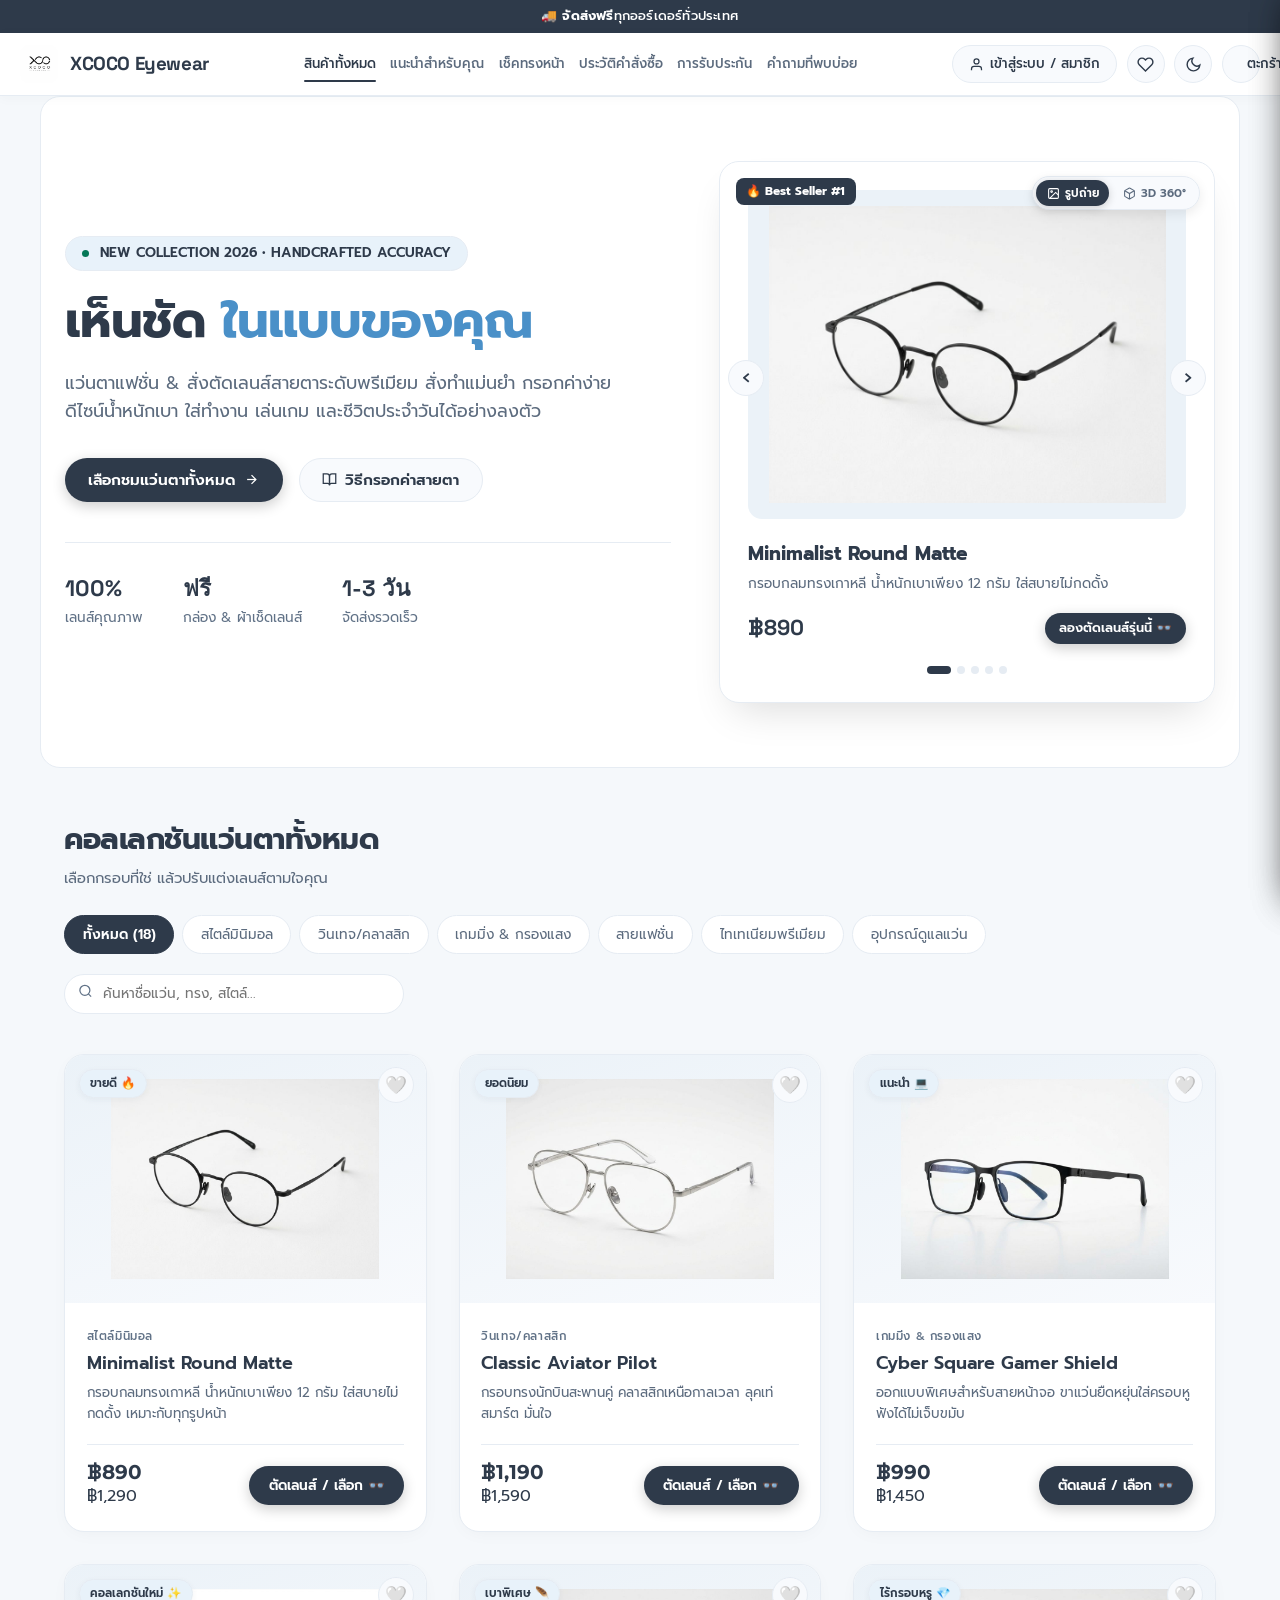
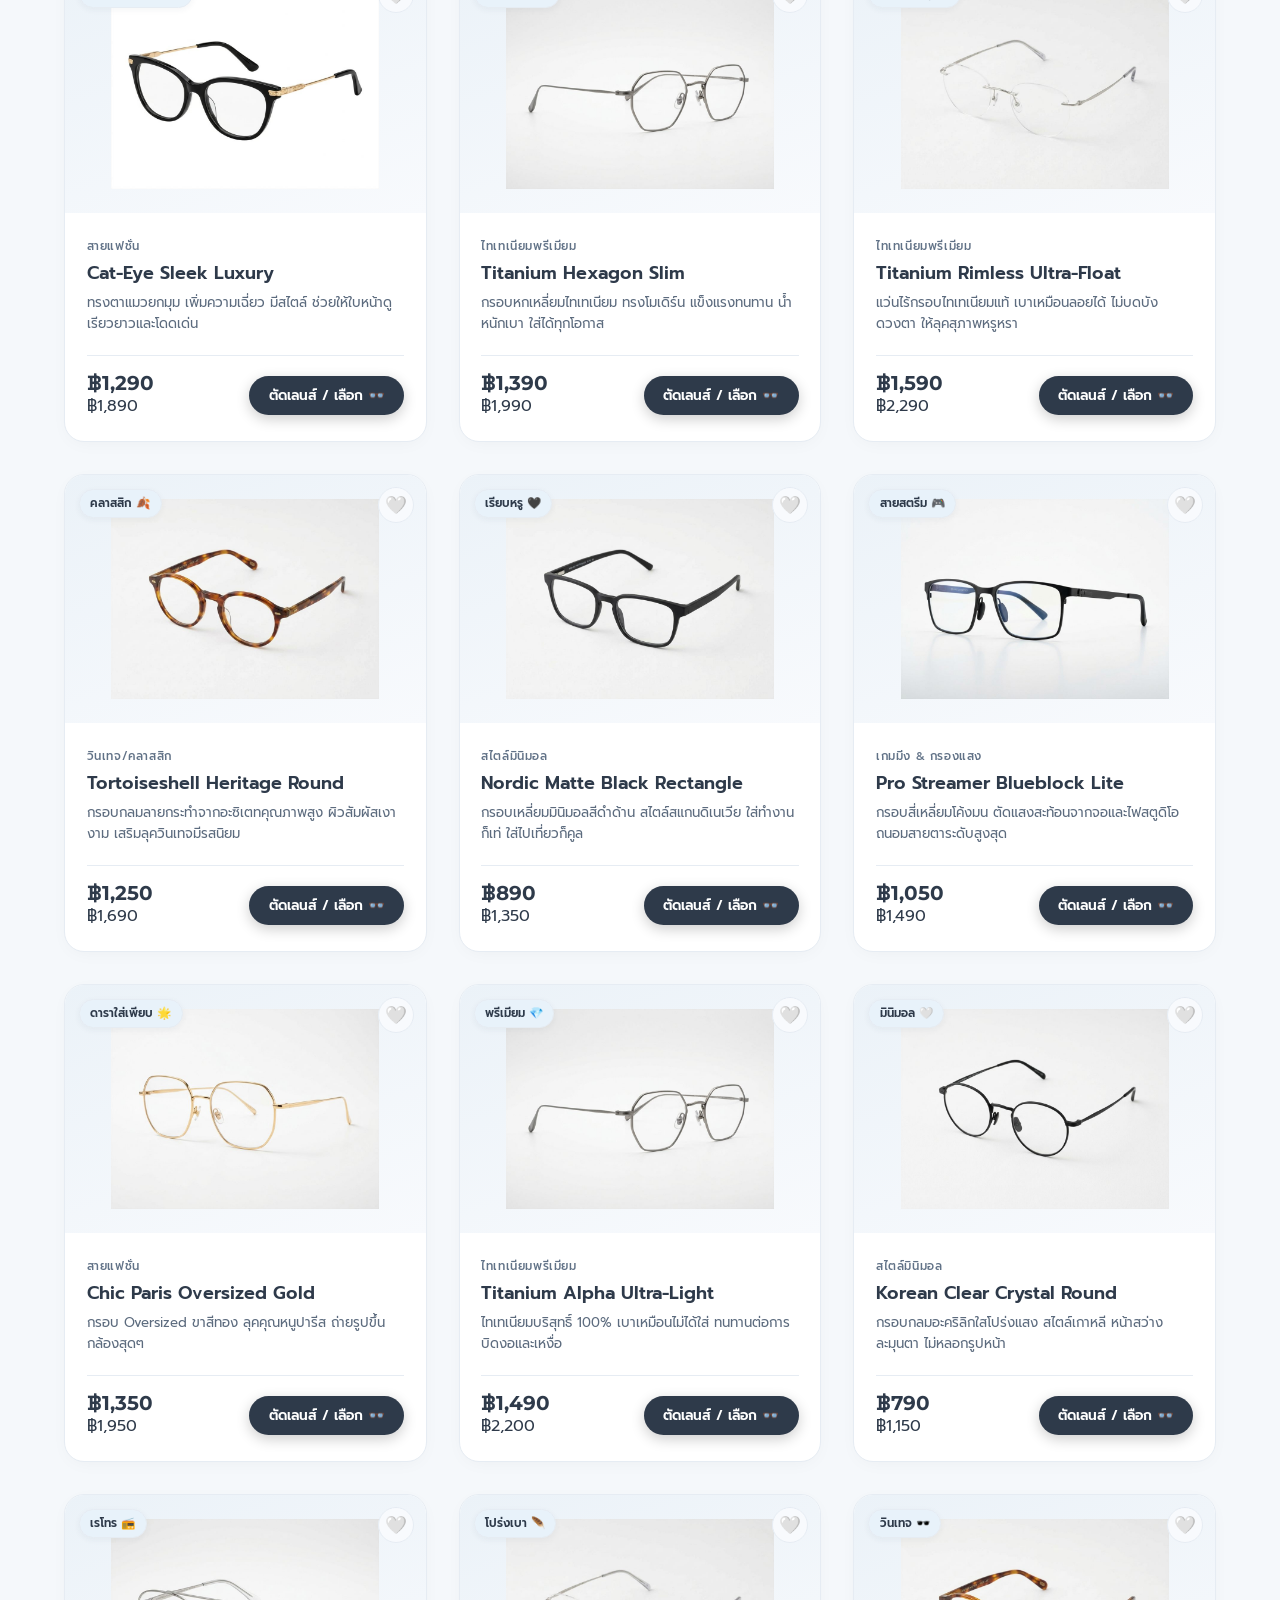
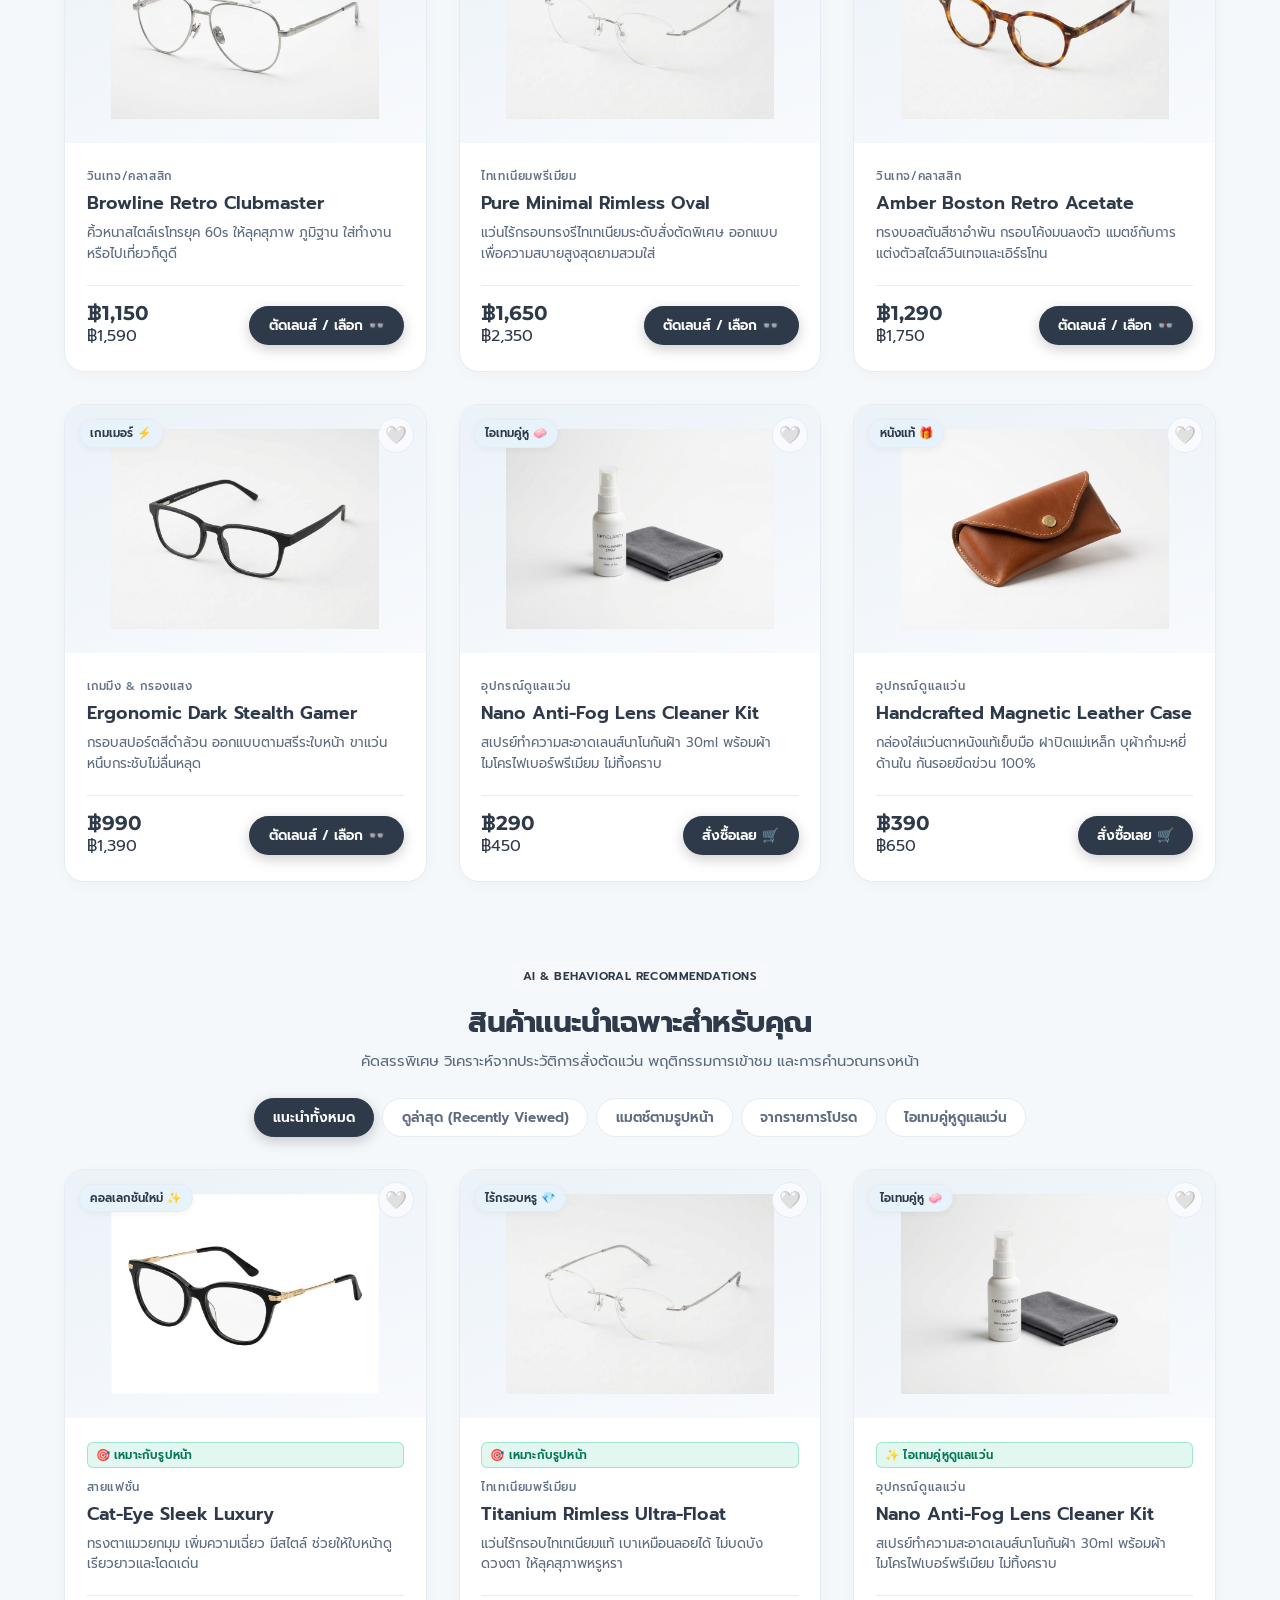
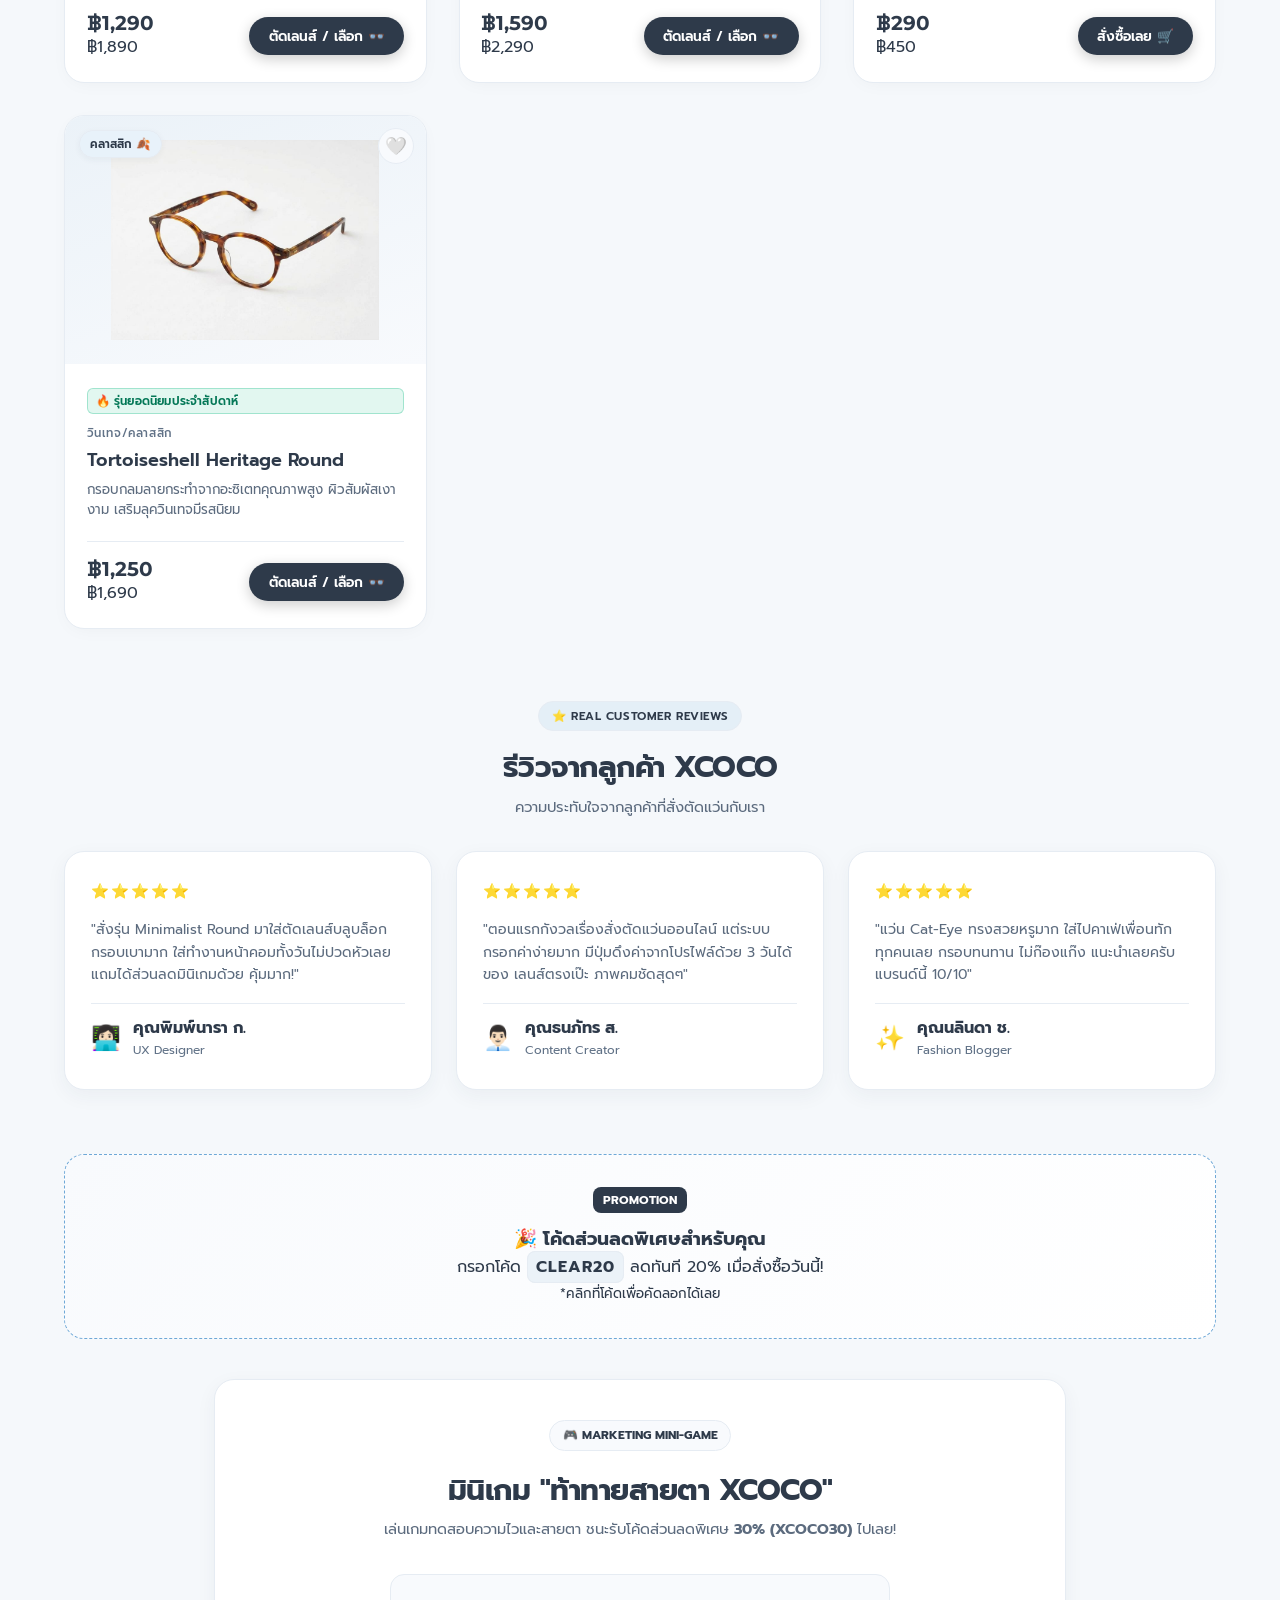
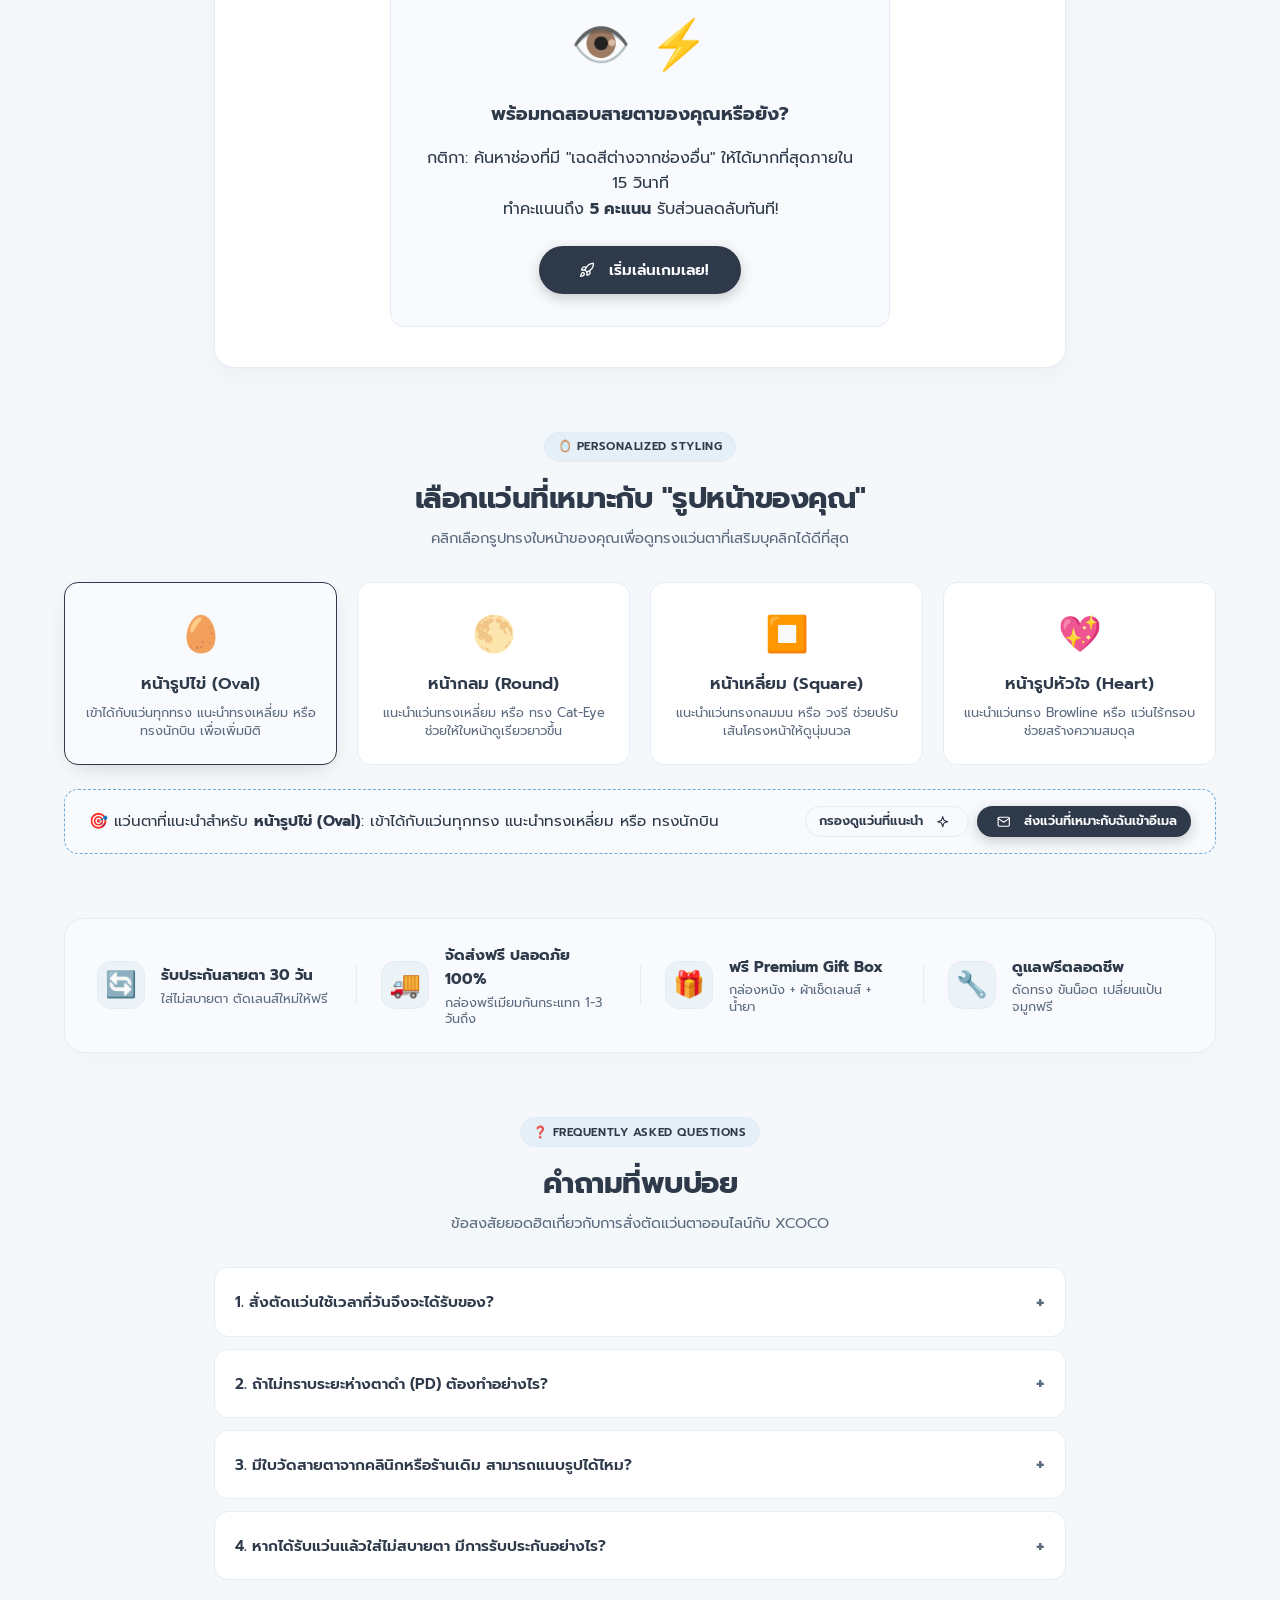
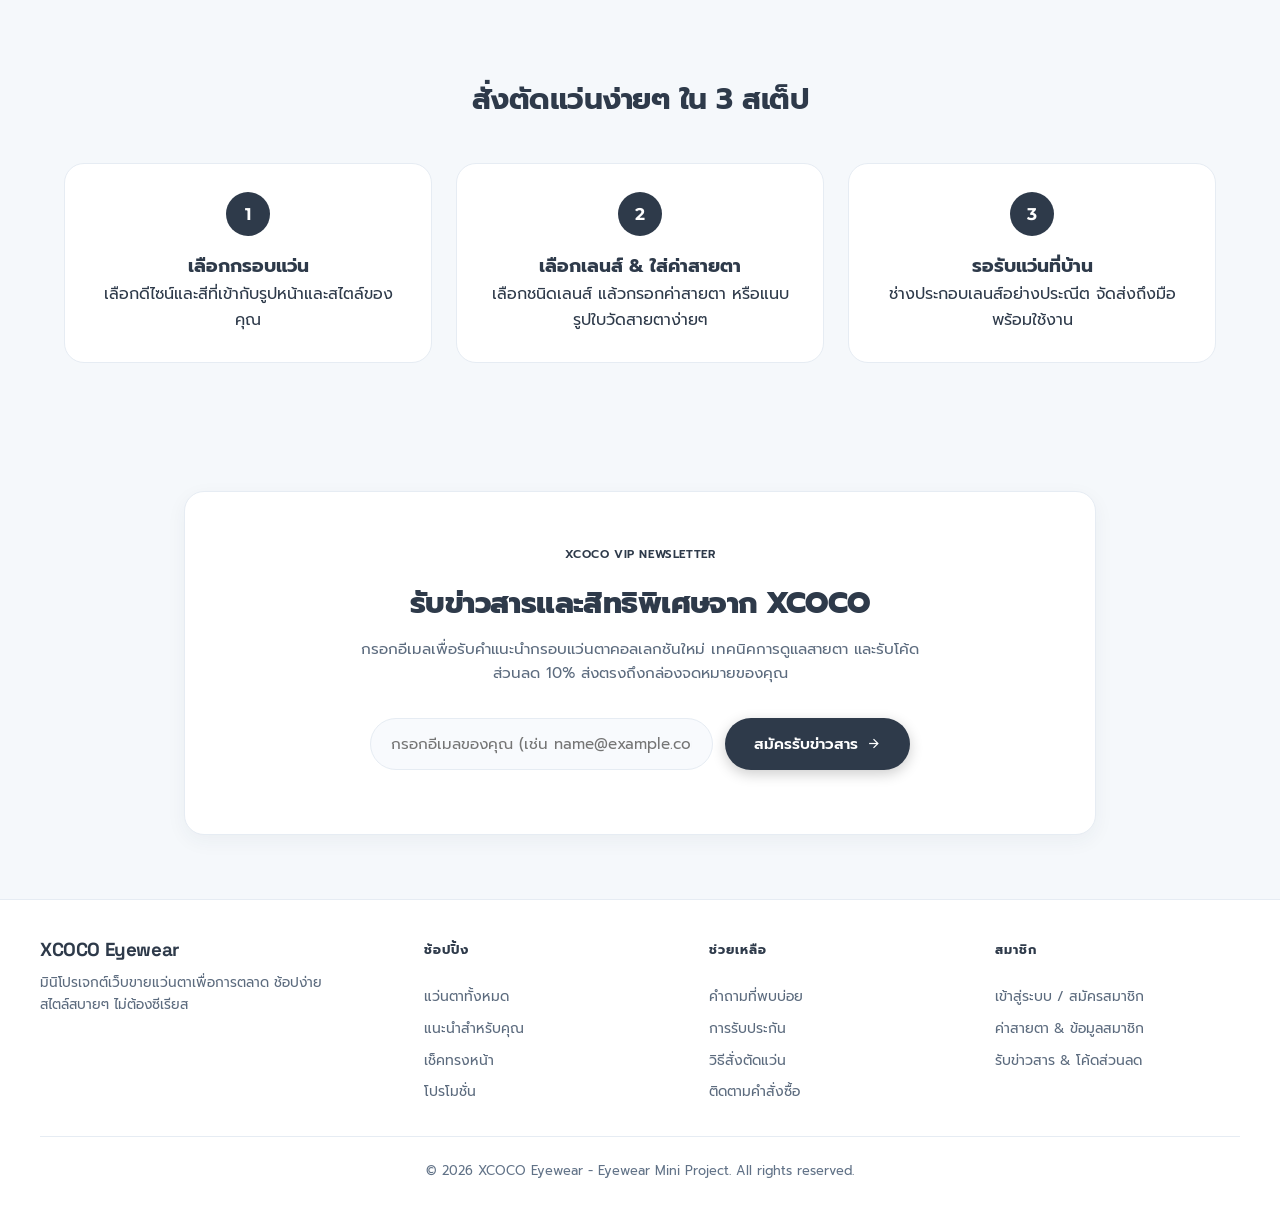
<file: index.html>
<!DOCTYPE html>
<html lang="th" data-theme="light">
<head>
  <meta charset="UTF-8">
  <meta name="viewport" content="width=device-width, initial-scale=1.0, viewport-fit=cover">
  <title>XCOCO Eyewear - เห็นชัด ในแบบของคุณ | ร้านแว่นตาออนไลน์</title>
  <meta name="description" content="XCOCO Eyewear ร้านแว่นตาออนไลน์ เห็นชัด ในแบบของคุณ เลือกกรอบแว่น เลนส์ตามค่าสายตา จัดส่งฟรี รับประกัน 30 วัน พร้อมโค้ดส่วนลดสมาชิกใหม่">
  
  <!-- Immediate Theme Init (Prevent FOUC) -->
  <script>
    (function() {
      const savedTheme = localStorage.getItem("xcoco_theme") || localStorage.getItem("theme") || "light";
      document.documentElement.setAttribute("data-theme", savedTheme);
    })();
  </script>

  <link rel="preconnect" href="https://fonts.googleapis.com">
  <link rel="preconnect" href="https://fonts.gstatic.com" crossorigin>
  <link href="https://fonts.googleapis.com/css2?family=Montserrat:wght@400;500;600;700;800&family=Prompt:ital,wght@0,300;0,400;0,500;0,600;0,700;1,400&family=Space+Grotesk:wght@500;700&display=swap" rel="stylesheet">
  <link rel="icon" type="image/png" href="assets/images/logo-icon-32.png" sizes="32x32">
  <link rel="stylesheet" href="assets/css/styles.css?v=4.5">
</head>
<body>
  <!-- Top Marketing Announcement Bar -->
  <div class="announcement-bar">
    <div class="announcement-content">
      <span class="rotator-active">🚚 <strong>จัดส่งฟรี</strong>ทุกออร์เดอร์ทั่วประเทศ</span>
      <span>🎁 สมาชิกใหม่รับสิทธิพิเศษมากมาย</span>
      <span>🎮 เล่นมินิเกมรับโค้ดลด <strong>30% (XCOCO30)</strong></span>
    </div>
  </div>

  <!-- Header / Navigation -->
  <header class="navbar">
    <div class="nav-container">
      <div class="brand">
        <img src="assets/images/Logo-128.png" alt="XCOCO Logo" class="brand-logo" onerror="this.style.display='none'">
        <div class="brand-text">
          <span class="brand-name">XCOCO Eyewear</span>
          <span class="brand-tagline">เห็นชัด ในแบบของคุณ</span>
        </div>
      </div>

      <nav class="nav-links">
        <a href="#products" class="nav-link">สินค้าทั้งหมด</a>
        <a href="#recommendations" class="nav-link">แนะนำสำหรับคุณ</a>
        <a href="#face-match" class="nav-link">เช็คทรงหน้า</a>
        <a href="orders.html" class="nav-link">ประวัติคำสั่งซื้อ</a>
        <a href="#guarantee" class="nav-link">การรับประกัน</a>
        <a href="#faq" class="nav-link">คำถามที่พบบ่อย</a>
      </nav>

      <div class="nav-actions">
        <!-- Auth / User Profile Button -->
        <div id="authNavSection">
          <a id="authBtn" href="auth.html" class="nav-auth-btn" style="text-decoration: none;">
            <svg width="15" height="15" viewBox="0 0 24 24" fill="none" stroke="currentColor" stroke-width="2">
              <path d="M20 21v-2a4 4 0 0 0-4-4H8a4 4 0 0 0-4 4v2"></path>
              <circle cx="12" cy="7" r="4"></circle>
            </svg>
            <span>เข้าสู่ระบบ / สมาชิก</span>
          </a>
          <div id="userProfileDropdown" class="user-dropdown" style="display: none;">
            <button class="user-avatar-btn" onclick="toggleUserMenu()">
              <svg width="15" height="15" viewBox="0 0 24 24" fill="none" stroke="currentColor" stroke-width="2">
                <path d="M20 21v-2a4 4 0 0 0-4-4H8a4 4 0 0 0-4 4v2"></path>
                <circle cx="12" cy="7" r="4"></circle>
              </svg>
              <span id="navUserName" class="user-name-text">สมาชิก</span>
              <span id="navUserTierBadge" class="user-tier-badge tier-classic">Classic</span>
              <span class="dropdown-arrow">▾</span>
            </button>
            <div id="userMenuContent" class="user-menu-box" style="display: none;">
              <div class="user-menu-header">
                <div class="user-menu-top">
                  <strong id="menuUserFullName">ผู้ใช้งาน</strong>
                  <span id="menuUserTierBadge" class="user-tier-badge tier-classic">Classic</span>
                </div>
                <small id="menuUserEmail">user@example.com</small>
                <div class="tier-progress-box mt-2">
                  <div class="tier-progress-label">
                    <span>ยอดสะสม: <strong id="menuUserSpent">฿0</strong></span>
                    <span id="menuNextTierText">อีก ฿1,500 สู่ Silver</span>
                  </div>
                  <div class="tier-progress-bar">
                    <div id="menuTierProgressFill" class="tier-progress-fill" style="width: 0%;"></div>
                  </div>
                </div>
              </div>
              <a href="orders.html" class="user-menu-item" style="text-decoration: none;">
                <svg width="15" height="15" viewBox="0 0 24 24" fill="none" stroke="currentColor" stroke-width="2">
                  <path d="M6 2L3 6v14a2 2 0 0 0 2 2h14a2 2 0 0 0 2-2V6l-3-4z"></path>
                  <line x1="3" y1="6" x2="21" y2="6"></line>
                  <path d="M16 10a4 4 0 0 1-8 0"></path>
                </svg>
                <span>ประวัติคำสั่งซื้อของฉัน</span>
              </a>
              <a href="orders.html#profile" class="user-menu-item" style="text-decoration: none;">
                <svg width="15" height="15" viewBox="0 0 24 24" fill="none" stroke="currentColor" stroke-width="2">
                  <circle cx="6" cy="12" r="4"></circle>
                  <circle cx="18" cy="12" r="4"></circle>
                  <line x1="10" y1="12" x2="14" y2="12"></line>
                </svg>
                <span>ค่าสายตา & ข้อมูลสมาชิก</span>
              </a>
              <a id="menuAdminPortalLink" href="admin.html" class="user-menu-item" style="text-decoration: none; display: none; color: var(--brand-sky-blue); font-weight: 600;">
                <svg width="15" height="15" viewBox="0 0 24 24" fill="none" stroke="currentColor" stroke-width="2">
                  <path d="M12 22s8-4 8-10V5l-8-3-8 3v7c0 6 8 10 8 10z"></path>
                </svg>
                <span>🛡️ จัดการหลังบ้าน (Admin)</span>
              </a>
              <div class="user-menu-divider"></div>
              <div class="user-menu-item logout-btn" onclick="logoutUser()">
                <svg width="15" height="15" viewBox="0 0 24 24" fill="none" stroke="currentColor" stroke-width="2">
                  <path d="M9 21H5a2 2 0 0 1-2-2V5a2 2 0 0 1 2-2h4"></path>
                  <polyline points="16 17 21 12 16 7"></polyline>
                  <line x1="21" y1="12" x2="9" y2="12"></line>
                </svg>
                <span>ออกจากระบบ</span>
              </div>
            </div>
          </div>
        </div>

        <!-- Wishlist Button -->
        <button id="wishlistNavBtn" class="icon-btn" onclick="openWishlistDrawer()" title="สินค้าที่ถูกใจ" aria-label="สินค้าที่ถูกใจ" style="position: relative;">
          <svg width="17" height="17" viewBox="0 0 24 24" fill="none" stroke="currentColor" stroke-width="2">
            <path d="M20.84 4.61a5.5 5.5 0 0 0-7.78 0L12 5.67l-1.06-1.06a5.5 5.5 0 0 0-7.78 7.78l1.06 1.06L12 21.23l7.78-7.78 1.06-1.06a5.5 5.5 0 0 0 0-7.78z"></path>
          </svg>
          <span id="wishlistBadge" class="cart-badge" style="display: none;">0</span>
        </button>

        <!-- Theme Toggle Button -->
        <button id="themeToggleBtn" class="icon-btn theme-toggle-btn" title="สลับโหมดสว่าง/มืด" aria-label="สลับธีม">
          <svg class="theme-icon sun-icon" width="17" height="17" viewBox="0 0 24 24" fill="none" stroke="currentColor" stroke-width="2">
            <circle cx="12" cy="12" r="5"></circle>
            <line x1="12" y1="1" x2="12" y2="3"></line>
            <line x1="12" y1="21" x2="12" y2="23"></line>
            <line x1="4.22" y1="4.22" x2="5.64" y2="5.64"></line>
            <line x1="18.36" y1="18.36" x2="19.78" y2="19.78"></line>
            <line x1="1" y1="12" x2="3" y2="12"></line>
            <line x1="21" y1="12" x2="23" y2="12"></line>
            <line x1="4.22" y1="19.78" x2="5.64" y2="18.36"></line>
            <line x1="18.36" y1="5.64" x2="19.78" y2="4.22"></line>
          </svg>
          <svg class="theme-icon moon-icon" width="17" height="17" viewBox="0 0 24 24" fill="none" stroke="currentColor" stroke-width="2">
            <path d="M21 12.79A9 9 0 1 1 11.21 3 7 7 0 0 0 21 12.79z"></path>
          </svg>
        </button>

        <!-- Cart Button -->
        <button id="cartBtn" class="cart-btn" aria-label="ตะกร้า 0 รายการ">
          <svg width="17" height="17" viewBox="0 0 24 24" fill="none" stroke="currentColor" stroke-width="2">
            <path d="M6 2L3 6v14a2 2 0 0 0 2 2h14a2 2 0 0 0 2-2V6l-3-4z"></path>
            <line x1="3" y1="6" x2="21" y2="6"></line>
            <path d="M16 10a4 4 0 0 1-8 0"></path>
          </svg>
          <span class="cart-text">ตะกร้า</span>
          <span id="cartCount" class="cart-badge">0</span>
        </button>

        <!-- Mobile Navigation Toggle Button -->
        <button class="mobile-nav-toggle" id="mobileNavToggle" onclick="toggleMobileNav()" aria-label="เปิดเมนู" title="เมนูหลัก">
          <svg width="20" height="20" viewBox="0 0 24 24" fill="none" stroke="currentColor" stroke-width="2" stroke-linecap="round" stroke-linejoin="round">
            <line x1="3" y1="12" x2="21" y2="12"></line>
            <line x1="3" y1="6" x2="21" y2="6"></line>
            <line x1="3" y1="18" x2="21" y2="18"></line>
          </svg>
        </button>
      </div>
    </div>
  </header>

  <!-- Mobile Navigation Drawer -->
  <div class="mobile-nav-drawer" id="mobileNavDrawer">
    <div class="mobile-nav-backdrop" onclick="closeMobileNav()"></div>
    <div class="mobile-nav-panel">
      <div class="mobile-nav-header">
        <div class="brand">
          <img src="assets/images/Logo-128.png" alt="XCOCO Logo" class="brand-logo" onerror="this.style.display='none'">
          <div class="brand-text">
            <span class="brand-name">XCOCO Eyewear</span>
            <span class="brand-tagline">เห็นชัด ในแบบของคุณ</span>
          </div>
        </div>
        <button class="mobile-nav-close" onclick="closeMobileNav()" aria-label="ปิดเมนู">&times;</button>
      </div>

      <div class="mobile-user-card" id="mobileUserCard"></div>

      <nav class="mobile-nav-list">
        <a href="#products" class="mobile-nav-item" onclick="closeMobileNav()">
          <svg width="18" height="18" viewBox="0 0 24 24" fill="none" stroke="currentColor" stroke-width="2">
            <circle cx="6" cy="12" r="4"></circle>
            <circle cx="18" cy="12" r="4"></circle>
            <line x1="10" y1="12" x2="14" y2="12"></line>
          </svg>
          <span>สินค้าทั้งหมด</span>
        </a>
        <a href="#recommendations" class="mobile-nav-item" onclick="closeMobileNav()">
          <svg width="18" height="18" viewBox="0 0 24 24" fill="none" stroke="currentColor" stroke-width="2">
            <polygon points="12 2 15.09 8.26 22 9.27 17 14.14 18.18 21.02 12 17.77 5.82 21.02 7 14.14 2 9.27 8.91 8.26 12 2"></polygon>
          </svg>
          <span>แนะนำสำหรับคุณ (AI Match)</span>
        </a>
        <a href="#face-match" class="mobile-nav-item" onclick="closeMobileNav()">
          <svg width="18" height="18" viewBox="0 0 24 24" fill="none" stroke="currentColor" stroke-width="2">
            <circle cx="12" cy="12" r="10"></circle>
            <path d="M8 14s1.5 2 4 2 4-2 4-2"></path>
            <line x1="9" y1="9" x2="9.01" y2="9"></line>
            <line x1="15" y1="9" x2="15.01" y2="9"></line>
          </svg>
          <span>เช็คทรงหน้าให้เข้ากับแว่น</span>
        </a>
        <a href="orders.html" class="mobile-nav-item" onclick="closeMobileNav()">
          <svg width="18" height="18" viewBox="0 0 24 24" fill="none" stroke="currentColor" stroke-width="2">
            <path d="M6 2L3 6v14a2 2 0 0 0 2 2h14a2 2 0 0 0 2-2V6l-3-4z"></path>
            <line x1="3" y1="6" x2="21" y2="6"></line>
            <path d="M16 10a4 4 0 0 1-8 0"></path>
          </svg>
          <span>ประวัติคำสั่งซื้อของฉัน</span>
          <span class="badge-tag-modern" style="margin-left: auto;" id="mobileOrdersCountBadge">0</span>
        </a>
        <a href="orders.html#profile" class="mobile-nav-item" onclick="closeMobileNav()">
          <svg width="18" height="18" viewBox="0 0 24 24" fill="none" stroke="currentColor" stroke-width="2">
            <path d="M11 4H4a2 2 0 0 0-2 2v14a2 2 0 0 0 2 2h14a2 2 0 0 0 2-2v-7"></path>
            <path d="M18.5 2.5a2.121 2.121 0 0 1 3 3L12 15l-4 1 1-4 9.5-9.5z"></path>
          </svg>
          <span>แก้ไขข้อมูลส่วนตัว & ค่าสายตา</span>
        </a>
        <a href="#guarantee" class="mobile-nav-item" onclick="closeMobileNav()">
          <svg width="18" height="18" viewBox="0 0 24 24" fill="none" stroke="currentColor" stroke-width="2">
            <path d="M12 22s8-4 8-10V5l-8-3-8 3v7c0 6 8 10 8 10z"></path>
          </svg>
          <span>การรับประกันสินค้า</span>
        </a>
        <a href="#faq" class="mobile-nav-item" onclick="closeMobileNav()">
          <svg width="18" height="18" viewBox="0 0 24 24" fill="none" stroke="currentColor" stroke-width="2">
            <circle cx="12" cy="12" r="10"></circle>
            <path d="M9.09 9a3 3 0 0 1 5.83 1c0 2-3 3-3 3"></path>
            <line x1="12" y1="17" x2="12.01" y2="17"></line>
          </svg>
          <span>คำถามที่พบบ่อย (FAQ)</span>
        </a>
      </nav>

      <div class="mobile-nav-footer">
        <button class="btn btn-secondary btn-sm" onclick="toggleTheme();" style="width: 100%; justify-content: center; gap: 0.5rem; margin-bottom: 0.75rem;">
          <svg width="16" height="16" viewBox="0 0 24 24" fill="none" stroke="currentColor" stroke-width="2">
            <circle cx="12" cy="12" r="5"></circle>
          </svg>
          <span>สลับโหมดสว่าง / โหมดมืด</span>
        </button>
      </div>
    </div>
  </div>

  <!-- Hero Section with Interactive Eyewear Slider Showcase -->
  <main id="main-content">
  <section class="hero-section">
    <div class="hero-layout">
      <!-- Left: Brand Story & CTA -->
      <div class="hero-content">
        <div class="hero-badge">
          <span style="width: 7px; height: 7px; border-radius: 50%; background: var(--status-ok-ink); display: inline-block; margin-right: 6px;"></span>
          <span>NEW COLLECTION 2026 • HANDCRAFTED ACCURACY</span>
        </div>
        <h1 class="hero-title">เห็นชัด <span class="highlight">ในแบบของคุณ</span></h1>
        <p class="hero-desc">
          แว่นตาแฟชั่น & สั่งตัดเลนส์สายตาระดับพรีเมียม สั่งทำแม่นยำ กรอกค่าง่าย ดีไซน์น้ำหนักเบา ใส่ทำงาน เล่นเกม และชีวิตประจำวันได้อย่างลงตัว
        </p>

        <div class="hero-buttons">
          <a href="#products" class="btn btn-primary">
            <span>เลือกชมแว่นตาทั้งหมด</span>
            <svg width="15" height="15" viewBox="0 0 24 24" fill="none" stroke="currentColor" stroke-width="2">
              <line x1="5" y1="12" x2="19" y2="12"></line>
              <polyline points="12 5 19 12 12 19"></polyline>
            </svg>
          </a>
          <button class="btn btn-secondary" onclick="openPrescriptionGuide()">
            <svg width="15" height="15" viewBox="0 0 24 24" fill="none" stroke="currentColor" stroke-width="2">
              <path d="M2 3h6a4 4 0 0 1 4 4v14a3 3 0 0 0-3-3H2z"></path>
              <path d="M22 3h-6a4 4 0 0 0-4 4v14a3 3 0 0 1 3-3h7z"></path>
            </svg>
            <span>วิธีกรอกค่าสายตา</span>
          </button>
        </div>

        <div class="hero-stats">
          <div class="stat-item">
            <span class="stat-num">100%</span>
            <span class="stat-label">เลนส์คุณภาพ</span>
          </div>
          <div class="stat-item">
            <span class="stat-num">ฟรี</span>
            <span class="stat-label">กล่อง & ผ้าเช็ดเลนส์</span>
          </div>
          <div class="stat-item">
            <span class="stat-num">1-3 วัน</span>
            <span class="stat-label">จัดส่งรวดเร็ว</span>
          </div>
        </div>
      </div>

      <!-- Right: Interactive Eyewear Showcase Carousel -->
      <div class="hero-carousel-wrap">
        <div class="carousel-card">
          <div class="carousel-badge" id="slideBadge">🔥 ยอดนิยม</div>

          <!-- View Mode Toggle: Photo vs 3D 360° -->
          <div class="hero-view-toggle">
            <button type="button" class="view-toggle-btn active" id="btnViewPhoto" onclick="switchHeroView('photo')">
              <svg width="13" height="13" viewBox="0 0 24 24" fill="none" stroke="currentColor" stroke-width="2"><rect x="3" y="3" width="18" height="18" rx="2"/><circle cx="8.5" cy="8.5" r="1.5"/><polyline points="21 15 16 10 5 21"/></svg>
              <span>รูปถ่าย</span>
            </button>
            <button type="button" class="view-toggle-btn" id="btnView3D" onclick="switchHeroView('3d')">
              <svg width="13" height="13" viewBox="0 0 24 24" fill="none" stroke="currentColor" stroke-width="2"><path d="M21 16V8a2 2 0 0 0-1-1.73l-7-4a2 2 0 0 0-2 0l-7 4A2 2 0 0 0 3 8v8a2 2 0 0 0 1 1.73l7 4a2 2 0 0 0 2 0l7-4A2 2 0 0 0 21 16z"></path><polyline points="3.27 6.96 12 12.01 20.73 6.96"></polyline><line x1="12" y1="22.08" x2="12" y2="12"></line></svg>
              <span>3D 360°</span>
            </button>
          </div>

          <!-- Mode A: 2D Photo Carousel -->
          <div class="carousel-img-wrap">
            <img id="slideImg" src="assets/images/glasses_minimal_round_1787761859075.jpg" alt="Featured Glasses" class="carousel-img">
          </div>

          <!-- Mode B: Interactive 3D Eyewear Studio -->
          <div id="hero3DWrap" class="carousel-3d-wrap" style="display: none;">
            <canvas id="hero3DCanvas"></canvas>
            
            <div class="hero-3d-hint">
              <svg width="12" height="12" viewBox="0 0 24 24" fill="none" stroke="currentColor" stroke-width="2"><path d="M21.5 2v6h-6M21.34 15.57a10 10 0 1 1-.57-8.38l5.67-5.67"/></svg>
              <span>ลากหมุน 360°</span>
            </div>
            
            <div class="hero-3d-customizer">
              <div class="color-swatches" title="สลับสีกรอบ">
                <button type="button" class="swatch-btn active" style="background: #18181b;" onclick="setGlassesColor('black', this)" title="Matte Black"></button>
                <button type="button" class="swatch-btn" style="background: linear-gradient(135deg, #d4af37, #b8860b);" onclick="setGlassesColor('gold', this)" title="Champagne Gold"></button>
                <button type="button" class="swatch-btn" style="background: linear-gradient(135deg, #e2e8f0, #94a3b8);" onclick="setGlassesColor('silver', this)" title="Titanium Silver"></button>
              </div>
              <div class="lens-toggle-group" title="สลับประเภทเลนส์">
                <button type="button" class="lens-pill-btn active" onclick="setLensTint('clear', this)">ใส AR</button>
                <button type="button" class="lens-pill-btn" onclick="setLensTint('blue', this)">BlueBlock</button>
                <button type="button" class="lens-pill-btn" onclick="setLensTint('dark', this)">กันแดด</button>
              </div>
            </div>
          </div>
          <div class="carousel-info">
            <h2 id="slideTitle">Minimalist Round Matte</h2>
            <p id="slideDesc">กรอบกลมทรงเกาหลี น้ำหนักเบาเพียง 12 กรัม ใส่สบาย</p>
            <div class="carousel-footer">
              <span class="carousel-price" id="slidePrice">฿890</span>
              <button id="slideActionBtn" class="btn btn-primary btn-sm" onclick="openCustomizerModal('frame_minimal_01')">
                ลองตัดเลนส์รุ่นนี้ 👓
              </button>
            </div>
          </div>

          <!-- Carousel Controls -->
          <button class="carousel-nav prev-btn" onclick="prevSlide()" aria-label="Previous Slide">‹</button>
          <button class="carousel-nav next-btn" onclick="nextSlide()" aria-label="Next Slide">›</button>

          <!-- Carousel Dots -->
          <div class="carousel-dots" id="carouselDots">
            <span class="dot active" onclick="goToSlide(0)"></span>
            <span class="dot" onclick="goToSlide(1)"></span>
            <span class="dot" onclick="goToSlide(2)"></span>
            <span class="dot" onclick="goToSlide(3)"></span>
            <span class="dot" onclick="goToSlide(4)"></span>
          </div>
        </div>
      </div>
    </div>
  </section>

  <!-- Category Filter & Search Bar -->
  <section class="catalog-section" id="products">
    <div class="catalog-header-wrap">
      <div class="section-title-box">
        <h2 class="section-title">คอลเลกชันแว่นตาทั้งหมด</h2>
        <p class="section-subtitle">เลือกกรอบที่ใช่ แล้วปรับแต่งเลนส์ตามใจคุณ</p>
      </div>

      <!-- Controls Row: Search & Category Filter Tabs -->
      <div class="catalog-controls-row">
        <div class="category-tabs">
          <button class="tab-btn active" data-category="all">ทั้งหมด (<span id="countAll">0</span>)</button>
          <button class="tab-btn" data-category="minimal">สไตล์มินิมอล</button>
          <button class="tab-btn" data-category="vintage">วินเทจ/คลาสสิก</button>
          <button class="tab-btn" data-category="gaming">เกมมิ่ง & กรองแสง</button>
          <button class="tab-btn" data-category="fashion">สายแฟชั่น</button>
          <button class="tab-btn" data-category="titanium">ไทเทเนียมพรีเมียม</button>
          <button class="tab-btn" data-category="care">อุปกรณ์ดูแลแว่น</button>
        </div>

        <div class="search-wrap">
          <span class="search-icon">
            <svg width="15" height="15" viewBox="0 0 24 24" fill="none" stroke="currentColor" stroke-width="2">
              <circle cx="11" cy="11" r="8"></circle>
              <line x1="21" y1="21" x2="16.65" y2="16.65"></line>
            </svg>
          </span>
          <input type="text" id="productSearchInput" class="search-input" placeholder="ค้นหาชื่อแว่น, ทรง, สไตล์..." oninput="handleSearch(event)">
        </div>
      </div>
    </div>

    <!-- Product Grid -->
    <div class="product-grid" id="productGrid">
      <!-- Generated via JavaScript -->
    </div>
  </section>

  <!-- AI & Behavioral Recommendations Section -->
  <section class="recommendations-section" id="recommendations">
    <div class="section-container">
      <div class="text-center mb-3">
        <div class="badge-tag-modern accent" style="margin-bottom: 0.5rem;">AI & BEHAVIORAL RECOMMENDATIONS</div>
        <h2 class="section-title">สินค้าแนะนำเฉพาะสำหรับคุณ</h2>
        <p class="section-subtitle">คัดสรรพิเศษ วิเคราะห์จากประวัติการสั่งตัดแว่น พฤติกรรมการเข้าชม และการคำนวณทรงหน้า</p>
      </div>

      <!-- Recommendation Filter Chips -->
      <div class="recommend-filter-tabs">
        <button class="recom-chip active" data-recom="all" onclick="filterRecommendations('all')">แนะนำทั้งหมด</button>
        <button class="recom-chip" data-recom="recent" onclick="filterRecommendations('recent')">ดูล่าสุด (Recently Viewed)</button>
        <button class="recom-chip" data-recom="face" onclick="filterRecommendations('face')">แมตช์ตามรูปหน้า</button>
        <button class="recom-chip" data-recom="wishlist" onclick="filterRecommendations('wishlist')">จากรายการโปรด</button>
        <button class="recom-chip" data-recom="cross" onclick="filterRecommendations('cross')">ไอเทมคู่หูดูแลแว่น</button>
      </div>

      <!-- Recommended Product Grid -->
      <p class="reco-hint" id="recoHint" hidden></p>
      <div class="product-grid" id="recommendProductGrid">
        <!-- Rendered via JavaScript -->
      </div>
    </div>
  </section>

  <!-- Customer Reviews & Social Proof Section (Marketing Trust Builder) -->
  <section class="reviews-section">
    <div class="section-container">
      <div class="text-center mb-3">
        <span class="badge-vip">⭐ REAL CUSTOMER REVIEWS</span>
        <h2 class="section-title">รีวิวจากลูกค้า XCOCO</h2>
        <p class="section-subtitle">ความประทับใจจากลูกค้าที่สั่งตัดแว่นกับเรา</p>
      </div>

      <div class="reviews-grid">
        <div class="review-card">
          <div class="stars">⭐⭐⭐⭐⭐</div>
          <p class="review-text">"สั่งรุ่น Minimalist Round มาใส่ตัดเลนส์บลูบล็อก กรอบเบามาก ใส่ทำงานหน้าคอมทั้งวันไม่ปวดหัวเลย แถมได้ส่วนลดมินิเกมด้วย คุ้มมาก!"</p>
          <div class="reviewer">
            <span class="reviewer-avatar">👩🏻‍💻</span>
            <div>
              <strong>คุณพิมพ์นารา ก.</strong>
              <small>UX Designer</small>
            </div>
          </div>
        </div>

        <div class="review-card">
          <div class="stars">⭐⭐⭐⭐⭐</div>
          <p class="review-text">"ตอนแรกกังวลเรื่องสั่งตัดแว่นออนไลน์ แต่ระบบกรอกค่าง่ายมาก มีปุ่มดึงค่าจากโปรไฟล์ด้วย 3 วันได้ของ เลนส์ตรงเป๊ะ ภาพคมชัดสุดๆ"</p>
          <div class="reviewer">
            <span class="reviewer-avatar">👨🏻‍💼</span>
            <div>
              <strong>คุณธนภัทร ส.</strong>
              <small>Content Creator</small>
            </div>
          </div>
        </div>

        <div class="review-card">
          <div class="stars">⭐⭐⭐⭐⭐</div>
          <p class="review-text">"แว่น Cat-Eye ทรงสวยหรูมาก ใส่ไปคาเฟ่เพื่อนทักทุกคนเลย กรอบทนทาน ไม่ก๊องแก๊ง แนะนำเลยครับ แบรนด์นี้ 10/10"</p>
          <div class="reviewer">
            <span class="reviewer-avatar">✨</span>
            <div>
              <strong>คุณนลินดา ช.</strong>
              <small>Fashion Blogger</small>
            </div>
          </div>
        </div>
      </div>
    </div>
  </section>

  <!-- Promotion Banner Section -->
  <section class="promo-section" id="promotions">
    <div class="promo-card">
      <div class="promo-badge">PROMOTION</div>
      <h3>🎉 โค้ดส่วนลดพิเศษสำหรับคุณ</h3>
      <p>กรอกโค้ด <strong><span class="code-tag" onclick="copyPromo('CLEAR20')">CLEAR20</span></strong> ลดทันที 20% เมื่อสั่งซื้อวันนี้!</p>
      <small>*คลิกที่โค้ดเพื่อคัดลอกได้เลย</small>
    </div>
  </section>

  <!-- Mini Game Section: Interactive Eye Test / Color Vision Challenge -->
  <section class="game-section" id="minigame">
    <div class="game-container">
      <div class="game-badge">🎮 MARKETING MINI-GAME</div>
      <h2 class="section-title text-center">มินิเกม "ท้าทายสายตา XCOCO"</h2>
      <p class="section-subtitle text-center">เล่นเกมทดสอบความไวและสายตา ชนะรับโค้ดส่วนลดพิเศษ <strong>30% (XCOCO30)</strong> ไปเลย!</p>

      <div class="game-box" id="gameBox">
        <!-- Game Start Screen -->
        <div id="gameStartScreen" class="game-screen">
          <div class="game-icon">👁️ ⚡</div>
          <h3>พร้อมทดสอบสายตาของคุณหรือยัง?</h3>
          <p>กติกา: ค้นหาช่องที่มี "เฉดสีต่างจากช่องอื่น" ให้ได้มากที่สุดภายใน 15 วินาที<br>ทำคะแนนถึง <strong>5 คะแนน</strong> รับส่วนลดลับทันที!</p>
          <button class="btn btn-primary btn-game-start" onclick="startEyeGame()"><svg class="btn-ico" viewBox="0 0 24 24" fill="none" stroke="currentColor" stroke-width="2" stroke-linecap="round" stroke-linejoin="round" aria-hidden="true" focusable="false"><path d="M4.5 16.5c-1.5 1.26-2 5-2 5s3.74-.5 5-2c.71-.84.7-2.13-.09-2.91a2.18 2.18 0 0 0-2.91-.09z"/><path d="m12 15-3-3a22 22 0 0 1 2-3.95A12.88 12.88 0 0 1 22 2c0 2.72-.78 7.5-6 11a22.35 22.35 0 0 1-4 2z"/><path d="M9 12H4s.55-3.03 2-4c1.62-1.08 5 0 5 0"/><path d="M12 15v5s3.03-.55 4-2c1.08-1.62 0-5 0-5"/></svg>เริ่มเล่นเกมเลย!</button>
        </div>

        <!-- Game Playing Screen -->
        <div id="gamePlayScreen" class="game-screen" style="display: none;">
          <div class="game-hud">
            <div class="hud-item">
              <span>⏱️ เวลา:</span>
              <strong id="gameTimer">15</strong>s
            </div>
            <div class="hud-item">
              <span>🎯 คะแนน:</span>
              <strong id="gameScore">0</strong>/5
            </div>
          </div>
          
          <div class="color-grid" id="colorGrid">
            <!-- Grid tiles generated dynamically -->
          </div>
        </div>

        <!-- Game Result Screen -->
        <div id="gameResultScreen" class="game-screen" style="display: none;">
          <div id="gameResultIcon" class="result-icon">🎉</div>
          <h3 id="gameResultTitle">ยินดีด้วย! สายตาของคุณเฉียบคมมาก</h3>
          <p id="gameResultDesc">คุณทำได้ 5 คะแนน ผ่านเกณฑ์รับรางวัลพิเศษ!</p>
          
          <div id="gameRewardBox" class="game-reward-box">
            <span>🎁 โค้ดส่วนลดลับของคุณ:</span>
            <div class="reward-code-wrap">
              <strong class="reward-code">XCOCO30</strong>
              <button class="btn btn-secondary btn-sm" onclick="copyAndApplyPromo('XCOCO30')">คัดลอก & นำไปใช้</button>
            </div>
            <small>ลด 30% ทันทีไม่มีขั้นต่ำ</small>
          </div>

          <div class="game-result-actions">
            <button class="btn btn-primary" onclick="restartEyeGame()"><svg class="btn-ico" viewBox="0 0 24 24" fill="none" stroke="currentColor" stroke-width="2" stroke-linecap="round" stroke-linejoin="round" aria-hidden="true" focusable="false"><polyline points="1 4 1 10 7 10"/><path d="M3.51 15a9 9 0 1 0 2.13-9.36L1 10"/></svg>เล่นใหม่อีกครั้ง</button>
            <a href="#products" class="btn btn-secondary"><svg class="btn-ico" viewBox="0 0 24 24" fill="none" stroke="currentColor" stroke-width="2" stroke-linecap="round" stroke-linejoin="round" aria-hidden="true" focusable="false"><path d="M6 2 3 6v14a2 2 0 0 0 2 2h14a2 2 0 0 0 2-2V6l-3-4z"/><line x1="3" y1="6" x2="21" y2="6"/><path d="M16 10a4 4 0 0 1-8 0"/></svg>ไปช้อปแว่นกันเลย</a>
          </div>
        </div>
      </div>
    </div>
  </section>

  <!-- Face Shape Matcher Quiz Section (Interactive Personalized Experience) -->
  <section class="faceshape-section" id="face-match">
    <div class="section-container">
      <div class="text-center mb-3">
        <span class="badge-vip">🪞 PERSONALIZED STYLING</span>
        <h2 class="section-title">เลือกแว่นที่เหมาะกับ "รูปหน้าของคุณ"</h2>
        <p class="section-subtitle">คลิกเลือกรูปทรงใบหน้าของคุณเพื่อดูทรงแว่นตาที่เสริมบุคลิกได้ดีที่สุด</p>
      </div>

      <div class="faceshape-cards">
        <div class="face-card active" onclick="selectFaceShape('oval')">
          <div class="face-icon">🥚</div>
          <h3>หน้ารูปไข่ (Oval)</h3>
          <p>เข้าได้กับแว่นทุกทรง แนะนำทรงเหลี่ยม หรือ ทรงนักบิน เพื่อเพิ่มมิติ</p>
        </div>
        <div class="face-card" onclick="selectFaceShape('round')">
          <div class="face-icon">🌕</div>
          <h3>หน้ากลม (Round)</h3>
          <p>แนะนำแว่นทรงเหลี่ยม หรือ ทรง Cat-Eye ช่วยให้ใบหน้าดูเรียวยาวขึ้น</p>
        </div>
        <div class="face-card" onclick="selectFaceShape('square')">
          <div class="face-icon">⏹️</div>
          <h3>หน้าเหลี่ยม (Square)</h3>
          <p>แนะนำแว่นทรงกลมมน หรือ วงรี ช่วยปรับเส้นโครงหน้าให้ดูนุ่มนวล</p>
        </div>
        <div class="face-card" onclick="selectFaceShape('heart')">
          <div class="face-icon">💖</div>
          <h3>หน้ารูปหัวใจ (Heart)</h3>
          <p>แนะนำแว่นทรง Browline หรือ แว่นไร้กรอบ ช่วยสร้างความสมดุล</p>
        </div>
      </div>

      <div class="face-match-result" id="faceMatchResult">
        <div class="match-result-text">
          <span>🎯 แว่นตาที่แนะนำสำหรับ <strong>หน้ารูปไข่ (Oval)</strong>: เข้าได้กับแว่นทุกทรง แนะนำทรงเหลี่ยม หรือ ทรงนักบิน</span>
          <div style="display: flex; gap: 0.5rem; flex-wrap: wrap;">
            <button class="btn btn-secondary btn-sm" onclick="filterByFaceMatch('oval')">กรองดูแว่นที่แนะนำ<svg class="btn-ico" viewBox="0 0 24 24" fill="none" stroke="currentColor" stroke-width="2" stroke-linecap="round" stroke-linejoin="round" aria-hidden="true" focusable="false"><path d="m12 3-1.912 5.813a2 2 0 0 1-1.275 1.275L3 12l5.813 1.912a2 2 0 0 1 1.275 1.275L12 21l1.912-5.813a2 2 0 0 1 1.275-1.275L21 12l-5.813-1.912a2 2 0 0 1-1.275-1.275L12 3Z"/></svg></button>
            <button class="btn btn-primary btn-sm" onclick="triggerFaceMatchEmail('oval')"><svg class="btn-ico" viewBox="0 0 24 24" fill="none" stroke="currentColor" stroke-width="2" stroke-linecap="round" stroke-linejoin="round" aria-hidden="true" focusable="false"><path d="M4 4h16c1.1 0 2 .9 2 2v12c0 1.1-.9 2-2 2H4c-1.1 0-2-.9-2-2V6c0-1.1.9-2 2-2z"/><polyline points="22,6 12,13 2,6"/></svg>ส่งแว่นที่เหมาะกับฉันเข้าอีเมล</button>
          </div>
        </div>
      </div>
    </div>
  </section>

  <!-- Service Guarantee & Trust Section (Marketing Assurance - Horizontal Trust Bar) -->
  <section class="guarantee-section" id="guarantee">
    <div class="guarantee-banner">
      <div class="guarantee-item">
        <div class="guarantee-icon-badge">🔄</div>
        <div class="guarantee-info">
          <h4>รับประกันสายตา 30 วัน</h4>
          <p>ใส่ไม่สบายตา ตัดเลนส์ใหม่ให้ฟรี</p>
        </div>
      </div>

      <div class="guarantee-divider"></div>

      <div class="guarantee-item">
        <div class="guarantee-icon-badge">🚚</div>
        <div class="guarantee-info">
          <h4>จัดส่งฟรี ปลอดภัย 100%</h4>
          <p>กล่องพรีเมียมกันกระแทก 1-3 วันถึง</p>
        </div>
      </div>

      <div class="guarantee-divider"></div>

      <div class="guarantee-item">
        <div class="guarantee-icon-badge">🎁</div>
        <div class="guarantee-info">
          <h4>ฟรี Premium Gift Box</h4>
          <p>กล่องหนัง + ผ้าเช็ดเลนส์ + น้ำยา</p>
        </div>
      </div>

      <div class="guarantee-divider"></div>

      <div class="guarantee-item">
        <div class="guarantee-icon-badge">🔧</div>
        <div class="guarantee-info">
          <h4>ดูแลฟรีตลอดชีพ</h4>
          <p>ดัดทรง ขันน็อต เปลี่ยนแป้นจมูกฟรี</p>
        </div>
      </div>
    </div>
  </section>

  <!-- FAQ Accordion Section -->
  <section class="faq-section" id="faq">
    <div class="section-container">
      <div class="text-center mb-3">
        <span class="badge-vip">❓ FREQUENTLY ASKED QUESTIONS</span>
        <h2 class="section-title">คำถามที่พบบ่อย</h2>
        <p class="section-subtitle">ข้อสงสัยยอดฮิตเกี่ยวกับการสั่งตัดแว่นตาออนไลน์กับ XCOCO</p>
      </div>

      <div class="faq-accordion">
        <div class="faq-item">
          <button class="faq-question" onclick="toggleFaq(this)">
            <span>1. สั่งตัดแว่นใช้เวลากี่วันจึงจะได้รับของ?</span>
            <span class="faq-toggle-icon">+</span>
          </button>
          <div class="faq-answer">
            <p>ทีมช่างประกอบเลนส์จะใช้เวลาตัดประกอบอย่างประณีต 1 วัน และจัดส่งด่วนโดย Kerry/EMS ใช้เวลารวมเพียง 1 - 3 วันทำการ สินค้าส่งตรงถึงบ้านคุณครับ</p>
          </div>
        </div>

        <div class="faq-item">
          <button class="faq-question" onclick="toggleFaq(this)">
            <span>2. ถ้าไม่ทราบระยะห่างตาดำ (PD) ต้องทำอย่างไร?</span>
            <span class="faq-toggle-icon">+</span>
          </button>
          <div class="faq-answer">
            <p>สามารถใช้ค่ามาตรฐานปกติที่ระบบตั้งไว้ (62 mm สำหรับผู้หญิง / 64 mm สำหรับผู้ชาย) ได้เลยครับ หรือจะใช้ไม้บรรทัดวัดระยะระหว่างตาดำทั้งสองข้างเองแบบง่ายๆ ก็ได้เช่นกัน</p>
          </div>
        </div>

        <div class="faq-item">
          <button class="faq-question" onclick="toggleFaq(this)">
            <span>3. มีใบวัดสายตาจากคลินิกหรือร้านเดิม สามารถแนบรูปได้ไหม?</span>
            <span class="faq-toggle-icon">+</span>
          </button>
          <div class="faq-answer">
            <p>ได้เลยครับ! ในหน้าต่างสั่งตัดแว่น ให้เลือกแท็บ "แนบรูปใบวัด" แล้วอัปโหลดรูปถ่ายใบค่าสายตา ช่างผู้เชี่ยวชาญจะช่วยอ่านค่าและตัดเลนส์ตามใบวัดให้อย่างแม่นยำ</p>
          </div>
        </div>

        <div class="faq-item">
          <button class="faq-question" onclick="toggleFaq(this)">
            <span>4. หากได้รับแว่นแล้วใส่ไม่สบายตา มีการรับประกันอย่างไร?</span>
            <span class="faq-toggle-icon">+</span>
          </button>
          <div class="faq-answer">
            <p>XCOCO มีการรับประกันความพึงพอใจ 30 วัน หากใส่แล้วเวียนหัวหรือไม่คมชัด สามารถส่งกลับมาเปลี่ยนค่าสายตาและตัดเลนส์คู่ใหม่ให้ฟรีทันทีครับ</p>
          </div>
        </div>
      </div>
    </div>
  </section>

  <!-- How it works Section -->
  <section class="guide-section" id="how-to-order">
    <h2 class="section-title text-center">สั่งตัดแว่นง่ายๆ ใน 3 สเต็ป</h2>
    <div class="steps-grid">
      <div class="step-card">
        <div class="step-num">1</div>
        <h3>เลือกกรอบแว่น</h3>
        <p>เลือกดีไซน์และสีที่เข้ากับรูปหน้าและสไตล์ของคุณ</p>
      </div>
      <div class="step-card">
        <div class="step-num">2</div>
        <h3>เลือกเลนส์ & ใส่ค่าสายตา</h3>
        <p>เลือกชนิดเลนส์ แล้วกรอกค่าสายตา หรือแนบรูปใบวัดสายตาง่ายๆ</p>
      </div>
      <div class="step-card">
        <div class="step-num">3</div>
        <h3>รอรับแว่นที่บ้าน</h3>
        <p>ช่างประกอบเลนส์อย่างประณีต จัดส่งถึงมือพร้อมใช้งาน</p>
      </div>
    </div>
  </section>

  <!-- Newsletter Subscription Section -->
  <section class="newsletter-section" id="newsletter">
    <div class="section-container">
      <div class="newsletter-card">
        <div class="badge-tag-modern accent" style="margin-bottom: 0.75rem;">XCOCO VIP NEWSLETTER</div>
        <h2 class="newsletter-title">รับข่าวสารและสิทธิพิเศษจาก XCOCO</h2>
        <p class="newsletter-desc">กรอกอีเมลเพื่อรับคำแนะนำกรอบแว่นตาคอลเลกชันใหม่ เทคนิคการดูแลสายตา และรับโค้ดส่วนลด 10% ส่งตรงถึงกล่องจดหมายของคุณ</p>
        
        <form class="newsletter-form" onsubmit="handleNewsletterSubmit(event)">
          <input type="email" id="newsletterEmail" class="newsletter-input" placeholder="กรอกอีเมลของคุณ (เช่น name@example.com)" required>
          <button type="submit" class="btn btn-primary" id="newsletterBtn">
            <span>สมัครรับข่าวสาร</span>
            <svg width="15" height="15" viewBox="0 0 24 24" fill="none" stroke="currentColor" stroke-width="2">
              <line x1="5" y1="12" x2="19" y2="12"></line>
              <polyline points="12 5 19 12 12 19"></polyline>
            </svg>
          </button>
        </form>
        <div id="newsletterMsg" class="newsletter-msg"></div>
      </div>
    </div>
  </section>
  </main>

  <!-- Footer -->
  <footer class="footer">
    <div class="footer-container">
      <div class="footer-grid">
        <div class="footer-brand">
          <div class="brand-text">
            <span class="brand-name">XCOCO Eyewear</span>
            <span class="brand-tagline">เห็นชัด ในแบบของคุณ</span>
          </div>
          <p class="footer-desc">มินิโปรเจกต์เว็บขายแว่นตาเพื่อการตลาด ช้อปง่าย สไตล์สบายๆ ไม่ต้องซีเรียส</p>
        </div>

        <div class="footer-col">
          <h3 class="footer-heading">ช้อปปิ้ง</h3>
          <a href="#products" class="footer-link">แว่นตาทั้งหมด</a>
          <a href="#recommendations" class="footer-link">แนะนำสำหรับคุณ</a>
          <a href="#face-match" class="footer-link">เช็คทรงหน้า</a>
          <a href="#promotions" class="footer-link">โปรโมชั่น</a>
        </div>

        <div class="footer-col">
          <h3 class="footer-heading">ช่วยเหลือ</h3>
          <a href="#faq" class="footer-link">คำถามที่พบบ่อย</a>
          <a href="#guarantee" class="footer-link">การรับประกัน</a>
          <a href="#how-to-order" class="footer-link">วิธีสั่งตัดแว่น</a>
          <a href="orders.html" class="footer-link">ติดตามคำสั่งซื้อ</a>
        </div>

        <div class="footer-col">
          <h3 class="footer-heading">สมาชิก</h3>
          <a href="auth.html" class="footer-link">เข้าสู่ระบบ / สมัครสมาชิก</a>
          <a href="orders.html#profile" class="footer-link">ค่าสายตา & ข้อมูลสมาชิก</a>
          <a href="#newsletter" class="footer-link">รับข่าวสาร & โค้ดส่วนลด</a>
        </div>
      </div>

      <div class="footer-bottom">
        <p>© 2026 XCOCO Eyewear - Eyewear Mini Project. All rights reserved.</p>
      </div>
    </div>
  </footer>

  <!-- Modal: Prescription / Product Configurator -->
  <div class="modal-backdrop" id="customizerModal">
    <div class="modal-container">
      <button class="modal-close" onclick="closeCustomizerModal()">&times;</button>
      
      <div class="modal-header">
        <div class="modal-thumb-wrap">
          <img id="modalProductImg" src="assets/images/glasses_minimal_round_1787761859075.jpg" alt="Minimalist Round Matte" class="modal-thumb">
          <div id="lensTintOverlay" class="lens-tint-overlay"></div>
        </div>
        <div>
          <h3 id="modalProductName" class="modal-title">ชื่อแว่นตา</h3>
          <p id="modalProductPrice" class="modal-price">฿0</p>
        </div>
      </div>

      <div class="modal-body">
        <!-- Step 1: Lens Usage Type -->
        <div class="form-group">
          <label class="form-label">1. เลือกประเภทการใช้งานเลนส์:</label>
          <div class="option-grid">
            <label class="option-card">
              <input type="radio" name="lensType" value="prescription" checked onchange="toggleLensForm()">
              <div class="option-content">
                <span class="option-title">👓 เลนส์สายตา</span>
                <span class="option-desc">สั่งตัดตามค่าสายตาสั้น/ยาว/เอียง</span>
              </div>
            </label>
            <label class="option-card">
              <input type="radio" name="lensType" value="bluelight" onchange="toggleLensForm()">
              <div class="option-content">
                <span class="option-title">💻 เลนส์กรองแสงคอม</span>
                <span class="option-desc">ไม่มีค่าสายตา ป้องกันแสงสีฟ้า</span>
              </div>
            </label>
            <label class="option-card">
              <input type="radio" name="lensType" value="frameonly" onchange="toggleLensForm()">
              <div class="option-content">
                <span class="option-title">📦 เฉพาะกรอบแว่น</span>
                <span class="option-desc">นำไปตัดเลนส์เองที่ร้าน</span>
              </div>
            </label>
          </div>

          <!-- Interactive Lens Visual Simulator -->
          <div class="lens-sim-box">
            <div class="lens-sim-header">
              <span>🔮 จำลองเฉดสีและประกายเลนส์ (Lens Visualizer):</span>
            </div>
            <div class="lens-sim-chips">
              <button type="button" class="lens-sim-chip active" onclick="simulateLensTint('clear')">✨ เลนส์ใสปกติ</button>
              <button type="button" class="lens-sim-chip" onclick="simulateLensTint('blue')">💻 กรองแสงสีฟ้า (Blue Cut)</button>
              <button type="button" class="lens-sim-chip" onclick="simulateLensTint('photo')">☀️ ออกแดดเปลี่ยนสี (Auto)</button>
              <button type="button" class="lens-sim-chip" onclick="simulateLensTint('dark')">🕶️ เลนส์กันแดดเข้ม</button>
            </div>
          </div>
        </div>

        <!-- Step 2: Prescription Inputs (Only shown if 'prescription' selected) -->
        <div id="prescriptionFieldsSection" class="prescription-box">
          <div class="rx-header">
            <div>
              <span class="form-label">2. ระบุค่าสายตาของคุณ:</span>
              <button type="button" id="btnAutofillProfile" class="btn-autofill-rx" onclick="autofillRxFromProfile()" style="display: none;">
                <svg class="btn-ico" viewBox="0 0 24 24" fill="none" stroke="currentColor" stroke-width="2" stroke-linecap="round" stroke-linejoin="round" aria-hidden="true" focusable="false"><polygon points="13 2 3 14 12 14 11 22 21 10 12 10 13 2"/></svg>ดึงค่าสายตาจากโปรไฟล์
              </button>
            </div>
            <div class="rx-tabs">
              <button type="button" class="mini-tab active" id="tabManual" onclick="switchRxMode('manual')">กรอกตัวเลข</button>
              <button type="button" class="mini-tab" id="tabUpload" onclick="switchRxMode('upload')">แนบรูปใบวัด</button>
            </div>
          </div>

          <!-- Mode A: Manual Inputs -->
          <div id="manualRxContent">
            <!-- Mode Toggle (Select vs Manual Input) -->
            <div class="rx-mode-toggle" style="margin-bottom: 0.85rem; max-width: 290px;">
              <button type="button" class="rx-mode-btn active" id="cartRxModeSelect" onclick="switchCartRxInputMode('select')">
                <svg width="14" height="14" viewBox="0 0 24 24" fill="none" stroke="currentColor" stroke-width="2"><polyline points="6 9 12 15 18 9"></polyline></svg>
                <span>เลือกจากรายการ</span>
              </button>
              <button type="button" class="rx-mode-btn" id="cartRxModeManual" onclick="switchCartRxInputMode('manual')">
                <svg width="14" height="14" viewBox="0 0 24 24" fill="none" stroke="currentColor" stroke-width="2"><path d="M11 4H4a2 2 0 0 0-2 2v14a2 2 0 0 0 2 2h14a2 2 0 0 0 2-2v-7"></path><path d="M18.5 2.5a2.121 2.121 0 0 1 3 3L12 15l-4 1 1-4 9.5-9.5z"></path></svg>
                <span>พิมพ์ค่าเอง</span>
              </button>
            </div>

            <table class="rx-table">
              <thead>
                <tr>
                  <th>ข้าง</th>
                  <th>สั้น/ยาว (SPH)</th>
                  <th>เอียง (CYL)</th>
                  <th>องศา (AXIS)</th>
                </tr>
              </thead>
              <tbody>
                <tr>
                  <td><strong>ตาขวา (R / OD)</strong></td>
                  <td>
                    <select id="rightSph" class="input-select"></select>
                    <input type="text" id="rightSphManual" class="input-text" placeholder="เช่น -1.50" style="display: none; width: 100%; box-sizing: border-box;">
                  </td>
                  <td>
                    <select id="rightCyl" class="input-select"></select>
                  </td>
                  <td>
                    <input type="number" id="rightAxis" class="input-text" placeholder="1-180" min="1" max="180">
                  </td>
                </tr>
                <tr>
                  <td><strong>ตาซ้าย (L / OS)</strong></td>
                  <td>
                    <select id="leftSph" class="input-select"></select>
                    <input type="text" id="leftSphManual" class="input-text" placeholder="เช่น -1.50" style="display: none; width: 100%; box-sizing: border-box;">
                  </td>
                  <td>
                    <select id="leftCyl" class="input-select"></select>
                  </td>
                  <td>
                    <input type="number" id="leftAxis" class="input-text" placeholder="1-180" min="1" max="180">
                  </td>
                </tr>
              </tbody>
            </table>

            <div class="pd-wrapper">
              <label for="inputPd"><strong>ระยะห่างตาดำ (PD):</strong></label>
              <input type="number" id="inputPd" class="input-text pd-input" value="62" min="50" max="75">
              <span class="helper-text">(ค่ามาตรฐานปกติ 60-64 มม.)</span>
            </div>
          </div>

          <!-- Mode B: Upload Slip -->
          <div id="uploadRxContent" class="upload-box" style="display: none;">
            <div class="upload-area">
              <span class="upload-icon">📄</span>
              <p>คลิกเพื่อแนบรูปถ่ายใบวัดสายตาจากคลินิกหรือร้านแว่น</p>
              <input type="file" id="slipUploadInput" accept="image/*" onchange="handleSlipUpload(event)">
            </div>
            <div id="uploadSuccessText" class="upload-success" style="display: none;">
              ✅ แนบรูปใบวัดสายตาเรียบร้อยแล้ว
            </div>
          </div>
        </div>

        <!-- Step 3: Lens Upgrades / Add-ons -->
        <div class="form-group" id="lensUpgradeSection">
          <label class="form-label" id="lensUpgradeTitle">3. ตัวเลือกอัปเกรดเลนส์เสริม (Optional):</label>
          <div class="addon-list" id="addonListContainer">
            <label class="addon-item">
              <input type="radio" name="lensUpgrade" value="standard" data-price="0" checked onchange="updateModalTotal()">
              <div class="addon-info">
                <span>เลนส์ใสมาตรฐาน (Standard Clear)</span>
                <small>คมชัด เคลือบมัลติโค้ตกันรอย</small>
              </div>
              <span class="addon-price">+฿0</span>
            </label>
            <label class="addon-item">
              <input type="radio" name="lensUpgrade" value="blueblock" data-price="350" onchange="updateModalTotal()">
              <div class="addon-info">
                <span>เลนส์ Blue Block กรองแสงสีฟ้า</span>
                <small>ตัดแสงหน้าจอคอม & สมาร์ตโฟน</small>
              </div>
              <span class="addon-price">+฿350</span>
            </label>
            <label class="addon-item">
              <input type="radio" name="lensUpgrade" value="auto_photo" data-price="750" onchange="updateModalTotal()">
              <div class="addon-info">
                <span>เลนส์ Auto ปรับแสงเปลี่ยนสี (ออกแดดเปลี่ยนสีเทาเข้ม)</span>
                <small>2 in 1 เป็นทั้งแว่นสายตาและแว่นกันแดด</small>
              </div>
              <span class="addon-price">+฿750</span>
            </label>
          </div>
        </div>
      </div>

      <div class="modal-footer">
        <div class="modal-total-wrap">
          <span class="total-label">ยอดรวมรายการนี้:</span>
          <span id="modalTotalCalculated" class="total-amount">฿0</span>
        </div>
        <button class="btn btn-primary btn-add-cart" onclick="confirmAddToCart()">
          <svg class="btn-ico" viewBox="0 0 24 24" fill="none" stroke="currentColor" stroke-width="2" stroke-linecap="round" stroke-linejoin="round" aria-hidden="true" focusable="false"><circle cx="9" cy="21" r="1"/><circle cx="20" cy="21" r="1"/><path d="M1 1h4l2.68 13.39a2 2 0 0 0 2 1.61h9.72a2 2 0 0 0 2-1.61L23 6H6"/></svg>เพิ่มลงในตะกร้า
        </button>
      </div>
    </div>
  </div>

  <!-- Shopping Cart Drawer -->
  <div class="cart-drawer-backdrop" id="cartDrawerBackdrop" onclick="closeCartDrawer()"></div>
  <aside class="cart-drawer" id="cartDrawer">
    <div class="cart-header">
      <div class="cart-header-title-box">
        <span class="cart-header-icon">🛍️</span>
        <div>
          <h3 class="cart-title">ตะกร้าสินค้า</h3>
          <span class="cart-subtitle">ตรวจทานรายการและสั่งตัดเลนส์</span>
        </div>
      </div>
      <div class="cart-header-right">
        <span class="cart-count-pill"><span id="cartDrawerCount">0</span> ชิ้น</span>
        <button class="cart-close-btn" onclick="closeCartDrawer()" aria-label="ปิด">&times;</button>
      </div>
    </div>

    <!-- Scrollable content: items list + coupon + address + email -->
    <div class="cart-scroll-content">
      <div class="cart-items" id="cartItemsContainer">
        <!-- Items generated dynamically -->
      </div>

      <div class="cart-checkout-inputs">
        <div class="cart-section-title">
          <svg width="15" height="15" viewBox="0 0 24 24" fill="none" stroke="currentColor" stroke-width="2" stroke-linecap="round" stroke-linejoin="round"><path d="M14 2H6a2 2 0 0 0-2 2v16a2 2 0 0 0 2 2h12a2 2 0 0 0 2-2V8z"></path><polyline points="14 2 14 8 20 8"></polyline><line x1="16" y1="13" x2="8" y2="13"></line><line x1="16" y1="17" x2="8" y2="17"></line><polyline points="10 9 9 9 8 9"></polyline></svg>
          <span>ข้อมูลสำหรับจัดส่งและออกใบเสร็จ</span>
        </div>

        <!-- Promo code input -->
        <div class="cart-field-group">
          <label class="form-label" for="couponInput">🏷️ โค้ดส่วนลด (Promo Code):</label>
          <div class="coupon-box">
            <input type="text" id="couponInput" placeholder="ใส่โค้ดส่วนลด (เช่น SURVEY5, CLEAR20)" class="input-text coupon-input">
            <button class="btn btn-secondary coupon-btn" onclick="applyCoupon()">ใช้โค้ด</button>
          </div>
          <div id="couponMessage" class="coupon-msg"></div>
        </div>

        <!-- Shipping Address section in Cart -->
        <div class="cart-field-group">
          <label class="form-label" for="checkoutAddress">📍 ที่อยู่จัดส่งสินค้า:</label>
          <textarea id="checkoutAddress" class="input-text cart-textarea" rows="2" placeholder="กรอกชื่อ-นามสกุล เบอร์โทรศัพท์ และที่อยู่จัดส่งสินค้า"></textarea>
        </div>

        <!-- Customer Email for Order Confirmation / Receipt -->
        <div class="cart-field-group">
          <label class="form-label" for="checkoutEmail">📧 อีเมลรับใบเสร็จคำสั่งซื้อ (Order Confirmation):</label>
          <input type="email" id="checkoutEmail" class="input-text" placeholder="yourname@gmail.com" required>
          <div class="cart-field-hint">
            <svg width="12" height="12" viewBox="0 0 24 24" fill="none" stroke="currentColor" style="color: var(--status-ok-ink);" stroke-width="2.5"><polyline points="20 6 9 17 4 12"></polyline></svg>
            <span>ระบบจะส่งใบเสร็จดิจิทัลและอัปเดตสถานะการตัดเลนส์ไปยังอีเมลนี้อัตโนมัติ</span>
          </div>
        </div>
      </div>
    </div>

    <!-- Pinned bottom footer: Price summary & Checkout button -->
    <div class="cart-footer">
      <div class="price-breakdown">
        <div class="price-row">
          <span class="price-label">ราคารวมสินค้า</span>
          <span class="price-val" id="cartSubtotal">฿0</span>
        </div>
        <div class="price-row discount-row" id="discountRow" style="display: none;">
          <span class="price-label">ส่วนลดพิเศษ (<span id="discountLabel">0%</span>)</span>
          <span class="price-val text-discount" id="cartDiscount">-฿0</span>
        </div>
        <div class="price-row">
          <span class="price-label">ค่าจัดส่งด่วน EMS</span>
          <span class="price-val text-free">
            <span class="shipping-badge">ฟรี</span> ทั่วไทย
          </span>
        </div>
        <div class="price-row grand-total">
          <div class="grand-total-label-wrap">
            <span class="grand-total-text">ยอดชำระสุทธิ</span>
            <span class="vat-badge">รวม VAT แล้ว</span>
          </div>
          <span class="grand-total-val" id="cartGrandTotal">฿0</span>
        </div>
      </div>

      <button class="btn btn-primary btn-block checkout-btn" onclick="openCheckoutModal()">
        <span>ดำเนินการสั่งซื้อ (Checkout) <svg class="btn-ico" viewBox="0 0 24 24" fill="none" stroke="currentColor" stroke-width="2" stroke-linecap="round" stroke-linejoin="round" aria-hidden="true" focusable="false"><rect x="3" y="11" width="18" height="11" rx="2" ry="2"/><path d="M7 11V7a5 5 0 0 1 10 0v4"/></svg></span>
      </button>

      <div class="cart-trust-bar">
        <span>🔒 ปลอดภัย 100%</span>
        <span>•</span>
        <span>🚚 ส่งด่วนฟรี</span>
        <span>•</span>
        <span>👓 รับประกันเลนส์ 1 ปี</span>
      </div>
    </div>
  </aside>

  <!-- Checkout / Success Modal -->
  <div class="modal-backdrop" id="checkoutModal">
    <div class="modal-container receipt-modal">
      <button class="modal-close" onclick="closeCheckoutModal()">&times;</button>
      
      <div class="receipt-header">
        <div class="success-icon">🎉</div>
        <h2>สั่งซื้อสำเร็จเรียบร้อย!</h2>
        <p class="receipt-sub">ขอบคุณที่เลือก <strong>XCOCO Eyewear</strong> เห็นชัด ในแบบของคุณ</p>
      </div>

      <!-- Transactional Email Delivery Notice -->
      <div id="receiptEmailNotice" class="receipt-email-notice">
        <span class="spinner" id="receiptEmailSpinner"></span>
        <span id="receiptEmailText">กำลังส่งใบเสร็จธุรกรรมไปยังอีเมลของคุณ...</span>
      </div>

      <div class="receipt-card">
        <div class="receipt-meta">
          <span>หมายเลขคำสั่งซื้อ: <strong id="receiptOrderId">#XC-88921</strong></span>
          <span>วันที่: <strong id="receiptDate">26 ส.ค. 2026</strong></span>
        </div>
        
        <div class="receipt-address-row mt-2" id="receiptAddressRow">
          <span>📍 จัดส่งไปที่: <strong id="receiptDeliveryAddress">กรุงเทพมหานคร</strong></span>
        </div>
        
        <hr class="receipt-divider">

        <div id="receiptItemsList" class="receipt-items-list">
          <!-- Receipt summary items -->
        </div>

        <hr class="receipt-divider">

        <div class="receipt-total-row">
          <span>ยอดสุทธิทั้งหมด:</span>
          <span id="receiptFinalTotal" class="receipt-final-price">฿0</span>
        </div>
      </div>

      <div class="receipt-info-box">
        <p>🚚 ทีมงานจะประกอบเลนส์ตามค่าสายตาของคุณอย่างประณีต และจัดส่งถึงบ้านภายใน 1-3 วันทำการ</p>
      </div>

      <button class="btn btn-primary btn-block" onclick="finishOrderAndClear()">
        เสร็จสิ้น / ช้อปต่อ<svg class="btn-ico" viewBox="0 0 24 24" fill="none" stroke="currentColor" stroke-width="2" stroke-linecap="round" stroke-linejoin="round" aria-hidden="true" focusable="false"><path d="M6 2 3 6v14a2 2 0 0 0 2 2h14a2 2 0 0 0 2-2V6l-3-4z"/><line x1="3" y1="6" x2="21" y2="6"/><path d="M16 10a4 4 0 0 1-8 0"/></svg>
      </button>
    </div>
  </div>

  <!-- Prescription Guide Modal -->
  <div class="modal-backdrop" id="guideModal" onclick="if(event.target===this) closeGuideModal()">
    <div class="modal-container guide-modal-card">
      <button class="modal-close" onclick="closeGuideModal()">&times;</button>
      
      <div class="guide-modal-header">
        <div class="guide-header-icon">📖</div>
        <div>
          <h3 class="modal-title">คู่มือการอ่านและระบุค่าสายตา</h3>
          <p class="guide-header-sub">อธิบายศัพท์ค่าสายตาแบบเข้าใจง่าย ช่วยให้คุณสั่งตัดแว่นได้อย่างถูกต้อง</p>
        </div>
      </div>

      <div class="guide-grid-cards">
        <div class="guide-card-box">
          <div class="guide-card-head">
            <span class="guide-badge">1. SPH</span>
            <strong>ค่าสายตาสั้น / ยาว (Sphere)</strong>
          </div>
          <p>
            • <strong>เครื่องหมาย (-) ลบ</strong> = สายตาสั้น (เช่น -1.50, -2.00)<br>
            • <strong>เครื่องหมาย (+) บวก</strong> = สายตายาว (เช่น +1.00, +2.50)
          </p>
        </div>

        <div class="guide-card-box">
          <div class="guide-card-head">
            <span class="guide-badge">2. CYL</span>
            <strong>ค่าสายตาเอียง (Cylinder)</strong>
          </div>
          <p>
            ค่าความโค้งของกระจกตาที่ทำให้ภาพเบลอ<br>
            • หากไม่มีสายตาเอียง ให้เลือก <strong>0.00 (ไม่มีค่าเอียง)</strong>
          </p>
        </div>

        <div class="guide-card-box">
          <div class="guide-card-head">
            <span class="guide-badge">3. AXIS</span>
            <strong>องศาของสายตาเอียง</strong>
          </div>
          <p>
            ทิศทางแนวองศาของสายตาเอียง (ค่าระหว่าง 1 - 180°)<br>
            • <em>*ต้องระบุเฉพาะเมื่อมีค่าสายตาเอียง (CYL)</em>
          </p>
        </div>

        <div class="guide-card-box">
          <div class="guide-card-head">
            <span class="guide-badge">4. PD</span>
            <strong>ระยะห่างตาดำ (Pupillary Distance)</strong>
          </div>
          <p>
            ระยะห่างระหว่างจุดกึ่งกลางตาดำทั้ง 2 ข้าง<br>
            • ผู้ใหญ่ทั่วไปมีค่ามาตรฐานประมาณ <strong>60 - 64 มม.</strong>
          </p>
        </div>
      </div>

      <div class="guide-tip-box">
        💡 <strong>คำแนะนำ:</strong> หากมีใบวัดสายตาจากคลินิกหรือร้านเดิม สามารถเลือกแท็บ <em>"แนบรูปใบวัด"</em> เพื่อให้ช่างผู้เชี่ยวชาญช่วยอ่านค่าให้ได้เลยครับ
      </div>

      <button class="btn btn-primary btn-block" onclick="closeGuideModal()">เข้าใจแล้ว เริ่มสั่งแว่นเลย<svg class="btn-ico" viewBox="0 0 24 24" fill="none" stroke="currentColor" stroke-width="2" stroke-linecap="round" stroke-linejoin="round" aria-hidden="true" focusable="false"><path d="M2 3h6a4 4 0 0 1 4 4v14a3 3 0 0 0-3-3H2z"/><path d="M22 3h-6a4 4 0 0 0-4 4v14a3 3 0 0 1 3-3h7z"/></svg></button>
    </div>
  </div>

  <!-- Auth Modal: Login / Register -->
  <div class="modal-backdrop" id="authModal" onclick="if(event.target===this) closeAuthModal()">
    <div class="modal-container auth-modal-card">
      <button class="modal-close" onclick="closeAuthModal()">&times;</button>
      
      <div class="auth-header">
        <h3 id="authModalTitle">เข้าสู่ระบบสมาชิก XCOCO</h3>
        <p id="authModalSub">เข้าสู่ระบบเพื่อรับสิทธิพิเศษและบันทึกค่าสายตา</p>
      </div>

      <div class="auth-tabs">
        <button type="button" class="auth-tab-btn active" id="tabLoginBtn" onclick="switchAuthTab('login')">เข้าสู่ระบบ</button>
        <button type="button" class="auth-tab-btn" id="tabRegisterBtn" onclick="switchAuthTab('register')">สมัครสมาชิกใหม่ (+รับส่วนลด)</button>
      </div>

      <!-- Login Form -->
      <form id="loginForm" onsubmit="handleLoginSubmit(event)" class="auth-form">
        <div class="form-group">
          <label class="form-label" for="loginEmail">อีเมล:</label>
          <input type="email" id="loginEmail" class="input-text" placeholder="name@example.com" required>
        </div>
        <div class="form-group">
          <label class="form-label" for="loginPassword">รหัสผ่าน:</label>
          <input type="password" id="loginPassword" class="input-text" placeholder="••••••••" required>
        </div>
        <small class="helper-text">💡 ทดลองล็อกอินบัญชีตัวอย่าง: <strong>demo@xcoco.com</strong> / รหัส <strong>1234</strong></small>
        <div id="loginErrorMsg" class="auth-error-msg"></div>
        <button type="submit" class="btn btn-primary btn-block mt-2">เข้าสู่ระบบ<svg class="btn-ico" viewBox="0 0 24 24" fill="none" stroke="currentColor" stroke-width="2" stroke-linecap="round" stroke-linejoin="round" aria-hidden="true" focusable="false"><path d="M15 3h4a2 2 0 0 1 2 2v14a2 2 0 0 1-2 2h-4"/><polyline points="10 17 15 12 10 7"/><line x1="15" y1="12" x2="3" y2="12"/></svg></button>
      </form>

      <!-- Register Form -->
      <form id="registerForm" onsubmit="handleRegisterSubmit(event)" class="auth-form" style="display: none;">
        <div class="form-row-2">
          <div class="form-group">
            <label class="form-label" for="regName">ชื่อ-นามสกุล / ชื่อเล่น: *</label>
            <input type="text" id="regName" class="input-text" placeholder="เช่น คุณสมชาย สายตาดี" required>
          </div>
          <div class="form-group">
            <label class="form-label" for="regPhone">เบอร์โทรศัพท์: *</label>
            <input type="tel" id="regPhone" class="input-text" placeholder="0812345678" pattern="[0-9]{9,10}" required>
          </div>
        </div>
        <div class="form-row-2">
          <div class="form-group">
            <label class="form-label" for="regEmail">อีเมล: *</label>
            <input type="email" id="regEmail" class="input-text" placeholder="name@example.com" required>
          </div>
          <div class="form-group">
            <label class="form-label" for="regBirthdate">วันเกิด: *</label>
            <input type="date" id="regBirthdate" class="input-text" required>
          </div>
        </div>
        <div class="form-group">
          <label class="form-label" for="regAddress">📍 ที่อยู่สำหรับจัดส่งสินค้า (กรอกเพื่อความสะดวกตอนสั่งซื้อ):</label>
          <textarea id="regAddress" class="input-text" rows="2" placeholder="เช่น 123/45 หมู่ 6 ถ.สุขุมวิท แขวงคลองเตย เขตคลองเตย กรุงเทพฯ 10110"></textarea>
        </div>
        <div class="form-group">
          <label class="form-label" for="regPassword">รหัสผ่าน: *</label>
          <input type="password" id="regPassword" class="input-text" placeholder="กำหนดรหัสผ่าน (อย่างน้อย 4 ตัว)" minlength="4" required>
        </div>

        <div class="reg-rx-section">
          <label class="form-label">👓 บันทึกค่าสายตาของคุณไว้ล่วงหน้า (กรอกหรือไม่กรอกก็ได้):</label>
          <div class="reg-rx-grid">
            <div>
              <small>ตาขวา (R) สั้น/ยาว:</small>
              <select id="regRightSph" class="input-select"></select>
            </div>
            <div>
              <small>ตาซ้าย (L) สั้น/ยาว:</small>
              <select id="regLeftSph" class="input-select"></select>
            </div>
            <div>
              <small>ระยะห่างตา (PD):</small>
              <input type="number" id="regPd" class="input-text" placeholder="62" value="62" min="50" max="75">
            </div>
          </div>
        </div>

        <!-- Permission / Terms Agreement Section -->
        <div class="terms-agreement-box">
          <label class="checkbox-label" for="regAgreeTerms">
            <input type="checkbox" id="regAgreeTerms" required>
            <span>ฉันได้อ่านและยินยอมตาม <button type="button" onclick="toggleTermsDetail()" class="link-terms">ข้อตกลงและเงื่อนไขการให้บริการ</button> รวมถึงนโยบายความเป็นส่วนตัว (PDPA) ของ XCOCO Eyewear *</span>
          </label>
          <div id="termsDetailBox" class="terms-detail-box" style="display: none;">
            <div class="terms-content">
              <strong>📜 เงื่อนไขและข้อตกลงการใช้บริการ XCOCO Eyewear:</strong>
              <ul>
                <li>ข้อมูลส่วนบุคคล (ชื่อ, เบอร์โทร, อีเมล, ค่าสายตา, ที่อยู่) จะถูกเก็บเป็นความลับเพื่อใช้ในขั้นตอนการตัดเลนส์และจัดส่งเท่านั้น</li>
                <li>รับประกันค่าสายตา 30 วัน หากใส่แล้วไม่สบายตาสามารถส่งกลับมาตัดเลนส์คู่ใหม่ได้ฟรี</li>
                <li>สมาชิกยินยอมรับข่าวสารโปรโมชันและโค้ดส่วนลดพิเศษผ่านทางอีเมล</li>
              </ul>
            </div>
          </div>
        </div>

        <div id="regErrorMsg" class="auth-error-msg"></div>
        <button type="submit" class="btn btn-primary btn-block mt-2">สมัครสมาชิก & รับสิทธิ์<svg class="btn-ico" viewBox="0 0 24 24" fill="none" stroke="currentColor" stroke-width="2" stroke-linecap="round" stroke-linejoin="round" aria-hidden="true" focusable="false"><path d="M16 21v-2a4 4 0 0 0-4-4H5a4 4 0 0 0-4 4v2"/><circle cx="8.5" cy="7" r="4"/><line x1="20" y1="8" x2="20" y2="14"/><line x1="23" y1="11" x2="17" y2="11"/></svg></button>
      </form>
    </div>
  </div>

  <!-- Profile & Saved Prescription Modal -->
  <div class="modal-backdrop" id="profileModal" onclick="if(event.target===this) closeProfileModal()">
    <div class="modal-container">
      <button class="modal-close" onclick="closeProfileModal()">&times;</button>
      
      <div class="modal-header">
        <div>
          <h3 class="modal-title">👤 ข้อมูลสมาชิก & ค่าสายตาประจำตัว</h3>
          <p class="modal-price" id="profileUserEmail">email@example.com</p>
        </div>
      </div>

      <div class="profile-tabs">
        <button type="button" class="profile-tab-btn active" id="tabProfileInfoBtn" onclick="switchProfileTab('info')"><svg class="btn-ico" viewBox="0 0 24 24" fill="none" stroke="currentColor" stroke-width="2" stroke-linecap="round" stroke-linejoin="round" aria-hidden="true" focusable="false"><path d="M20 21v-2a4 4 0 0 0-4-4H8a4 4 0 0 0-4 4v2"/><circle cx="12" cy="7" r="4"/></svg>ข้อมูลทั่วไป & ค่าสายตา</button>
        <button type="button" class="profile-tab-btn" id="tabProfileOrdersBtn" onclick="switchProfileTab('orders')"><svg class="btn-ico" viewBox="0 0 24 24" fill="none" stroke="currentColor" stroke-width="2" stroke-linecap="round" stroke-linejoin="round" aria-hidden="true" focusable="false"><path d="M16.5 9.4 7.55 4.24"/><path d="M21 16V8a2 2 0 0 0-1-1.73l-7-4a2 2 0 0 0-2 0l-7 4A2 2 0 0 0 3 8v8a2 2 0 0 0 1 1.73l7 4a2 2 0 0 0 2 0l7-4A2 2 0 0 0 21 16z"/><polyline points="3.27 6.96 12 12.01 20.73 6.96"/><line x1="12" y1="22.08" x2="12" y2="12"/></svg>ประวัติคำสั่งซื้อ (<span id="profileOrdersCount">0</span>)</button>
      </div>

      <div class="modal-body">
        <!-- Tab 1: Info & Prescription -->
        <div id="profileInfoTabContent">
          <!-- View Mode: Profile Info Display -->
          <div id="profileViewSection">
            <div class="profile-info-card">
              <div class="profile-row">
                <span>ชื่อสมาชิก:</span>
                <strong id="profileUserName">-</strong>
              </div>
              <div class="profile-row">
                <span>📱 เบอร์โทรศัพท์:</span>
                <strong id="profileUserPhone">-</strong>
              </div>
              <div class="profile-row">
                <span>🎂 วันเกิด:</span>
                <strong id="profileUserBirthdate">-</strong>
              </div>
              <div class="profile-row">
                <span>📍 ที่อยู่จัดส่ง:</span>
                <strong id="profileUserAddress" style="max-width: 60%; text-align: right;">-</strong>
              </div>
              <div class="profile-row">
                <span>ระดับสมาชิก:</span>
                <span id="profileTierBadge" class="user-tier-badge tier-classic">🥉 Classic Member</span>
              </div>
              <div class="profile-row">
                <span>💳 ยอดสั่งซื้อสะสม:</span>
                <strong id="profileTotalSpent">฿0</strong>
              </div>
              <div class="profile-row">
                <span>🎯 เป้าหมายเลื่อนขั้น:</span>
                <span id="profileNextTierDesc" style="font-size: 0.85rem; color: var(--primary);">อีก ฿1,500 เป็น Silver Member</span>
              </div>
            </div>

            <h4 class="form-label mt-2">👓 ค่าสายตาที่บันทึกไว้ในระบบ:</h4>
            <div class="saved-rx-card">
              <table class="rx-table">
                <thead>
                  <tr>
                    <th>ข้าง</th>
                    <th>SPH (สั้น/ยาว)</th>
                  </tr>
                </thead>
                <tbody>
                  <tr>
                    <td>ตาขวา (R / OD)</td>
                    <td><strong id="profileRightSph">-1.50</strong></td>
                  </tr>
                  <tr>
                    <td>ตาซ้าย (L / OS)</td>
                    <td><strong id="profileLeftSph">-1.50</strong></td>
                  </tr>
                  <tr>
                    <td>ระยะตาดำ (PD)</td>
                    <td><strong id="profilePd">62 mm</strong></td>
                  </tr>
                </tbody>
              </table>
              <small class="helper-text">*คุณสามารถกด "ดึงค่าสายตาจากโปรไฟล์" ตอนเลือกสั่งตัดแว่นได้ทันทีโดยไม่ต้องพิมพ์ใหม่</small>
            </div>
          </div>

          <!-- Edit Mode: Profile Info Edit Form (Hidden by default) -->
          <div id="profileEditSection" style="display: none;">
            <div class="form-group">
              <label class="form-label" for="editProfilePhone">📱 เบอร์โทรศัพท์:</label>
              <input type="tel" id="editProfilePhone" class="input-text" placeholder="0812345678">
            </div>
            <div class="form-group">
              <label class="form-label" for="editProfileAddress">📍 ที่อยู่จัดส่งสินค้า:</label>
              <textarea id="editProfileAddress" class="input-text" rows="2" placeholder="กรอกที่อยู่จัดส่งของคุณ"></textarea>
            </div>
            
            <h4 class="form-label mt-2">👓 แก้ไขค่าสายตาประจำตัว:</h4>
            <div class="reg-rx-grid">
              <div>
                <small>ตาขวา (R) สั้น/ยาว:</small>
                <select id="editProfileRightSph" class="input-select"></select>
              </div>
              <div>
                <small>ตาซ้าย (L) สั้น/ยาว:</small>
                <select id="editProfileLeftSph" class="input-select"></select>
              </div>
              <div>
                <small>ระยะตาดำ (PD):</small>
                <input type="number" id="editProfilePd" class="input-text" min="50" max="75" value="62">
              </div>
            </div>
          </div>
        </div>

        <!-- Tab 2: Order History & Tracking Stepper -->
        <div id="profileOrdersTabContent" style="display: none;">
          <div id="ordersListContainer" class="order-history-list">
            <!-- Rendered dynamically by JavaScript -->
          </div>
        </div>
      </div>

      <div class="modal-footer" id="profileViewFooter">
        <button class="btn btn-secondary" onclick="closeProfileModal()">ปิดหน้าต่าง</button>
        <button class="btn btn-secondary" id="btnEditProfileMode" onclick="toggleEditProfileMode(true)"><svg class="btn-ico" viewBox="0 0 24 24" fill="none" stroke="currentColor" stroke-width="2" stroke-linecap="round" stroke-linejoin="round" aria-hidden="true" focusable="false"><path d="M12 20h9"/><path d="M16.5 3.5a2.121 2.121 0 0 1 3 3L7 19l-4 1 1-4L16.5 3.5z"/></svg>แก้ไขข้อมูล / ค่าสายตา</button>
        <button class="btn btn-primary" onclick="closeProfileModal(); window.location.href='#products';"><svg class="btn-ico" viewBox="0 0 24 24" fill="none" stroke="currentColor" stroke-width="2" stroke-linecap="round" stroke-linejoin="round" aria-hidden="true" focusable="false"><path d="M6 2 3 6v14a2 2 0 0 0 2 2h14a2 2 0 0 0 2-2V6l-3-4z"/><line x1="3" y1="6" x2="21" y2="6"/><path d="M16 10a4 4 0 0 1-8 0"/></svg>ไปเลือกแว่นตา</button>
      </div>

      <div class="modal-footer" id="profileEditFooter" style="display: none;">
        <button class="btn btn-secondary" onclick="toggleEditProfileMode(false)">ยกเลิก</button>
        <button class="btn btn-primary" onclick="saveProfileChanges()"><svg class="btn-ico" viewBox="0 0 24 24" fill="none" stroke="currentColor" stroke-width="2" stroke-linecap="round" stroke-linejoin="round" aria-hidden="true" focusable="false"><path d="M19 21H5a2 2 0 0 1-2-2V5a2 2 0 0 1 2-2h11l5 5v11a2 2 0 0 1-2 2z"/><polyline points="17 21 17 13 7 13 7 21"/><polyline points="7 3 7 8 15 8"/></svg>บันทึกข้อมูล</button>
      </div>
    </div>
  </div>

  <!-- Wishlist Drawer (❤️ สินค้าที่ถูกใจ) -->
  <div class="cart-drawer-backdrop" id="wishlistBackdrop" onclick="closeWishlistDrawer()"></div>
  <aside class="cart-drawer" id="wishlistDrawer">
    <div class="cart-header">
      <div style="display: flex; align-items: center; gap: 0.6rem;">
        <h3 style="margin: 0; font-size: 1.15rem; display: flex; align-items: center; gap: 0.4rem;">❤️ สินค้าที่ถูกใจ</h3>
        <span id="wishlistDrawerCount" class="cart-count-pill" style="padding: 0.15rem 0.6rem; border-radius: 9999px; font-weight: 700; font-size: 0.8rem;">0</span>
      </div>
      <button class="icon-btn" onclick="closeWishlistDrawer()">&times;</button>
    </div>
    <div class="cart-items" id="wishlistItemsContainer">
      <!-- Rendered dynamically -->
    </div>
  </aside>

  <!-- Face Match Email Modal (Requirement #3 Trigger) -->
  <div class="modal-backdrop" id="faceEmailModal" onclick="if(event.target===this) closeFaceEmailModal()">
    <div class="modal-container auth-modal-card">
      <button class="modal-close" onclick="closeFaceEmailModal()">&times;</button>
      <div class="auth-header">
        <h3>📩 รับผลวิเคราะห์และแว่นตาแนะนำทางอีเมล</h3>
        <p>ระบบจะส่งสรุปทรงแว่นตาที่เหมาะกับรูปหน้าของคุณโดยเฉพาะ พร้อมคำแนะนำจากช่างแว่นตา</p>
      </div>
      <form id="faceEmailForm" onsubmit="handleSendFaceEmailSubmit(event)" class="auth-form">
        <div class="form-group">
          <label class="form-label" for="faceEmailInput">ระบุอีเมลของคุณ:</label>
          <input type="email" id="faceEmailInput" class="input-text" placeholder="yourname@example.com" required>
        </div>
        <div class="form-group">
          <label class="form-label" for="faceNameInput">ชื่อของคุณ (ไม่บังคับ):</label>
          <input type="text" id="faceNameInput" class="input-text" placeholder="เช่น คุณสมชาย">
        </div>
        <input type="hidden" id="faceShapeHidden" value="oval">
        <div id="faceEmailStatusMsg" class="auth-error-msg" style="display: none;"></div>
        <button type="submit" id="faceEmailSubmitBtn" class="btn btn-primary btn-block mt-2">
          <svg class="btn-ico" viewBox="0 0 24 24" fill="none" stroke="currentColor" stroke-width="2" stroke-linecap="round" stroke-linejoin="round" aria-hidden="true" focusable="false"><path d="M4.5 16.5c-1.5 1.26-2 5-2 5s3.74-.5 5-2c.71-.84.7-2.13-.09-2.91a2.18 2.18 0 0 0-2.91-.09z"/><path d="m12 15-3-3a22 22 0 0 1 2-3.95A12.88 12.88 0 0 1 22 2c0 2.72-.78 7.5-6 11a22.35 22.35 0 0 1-4 2z"/><path d="M9 12H4s.55-3.03 2-4c1.62-1.08 5 0 5 0"/><path d="M12 15v5s3.03-.55 4-2c1.08-1.62 0-5 0-5"/></svg>ส่งผลวิเคราะห์เข้าอีเมลทันที
        </button>
      </form>
    </div>
  </div>

  <!-- 3D Eyewear Engine (Offline local bundle) -->
  <script src="assets/js/three.min.js"></script>
  <script src="assets/js/eyewear3d.js"></script>
  <script src="assets/js/ui.js?v=1.0"></script>
  <script src="assets/js/app.js?v=4.8"></script>
</body>
</html>
</file>
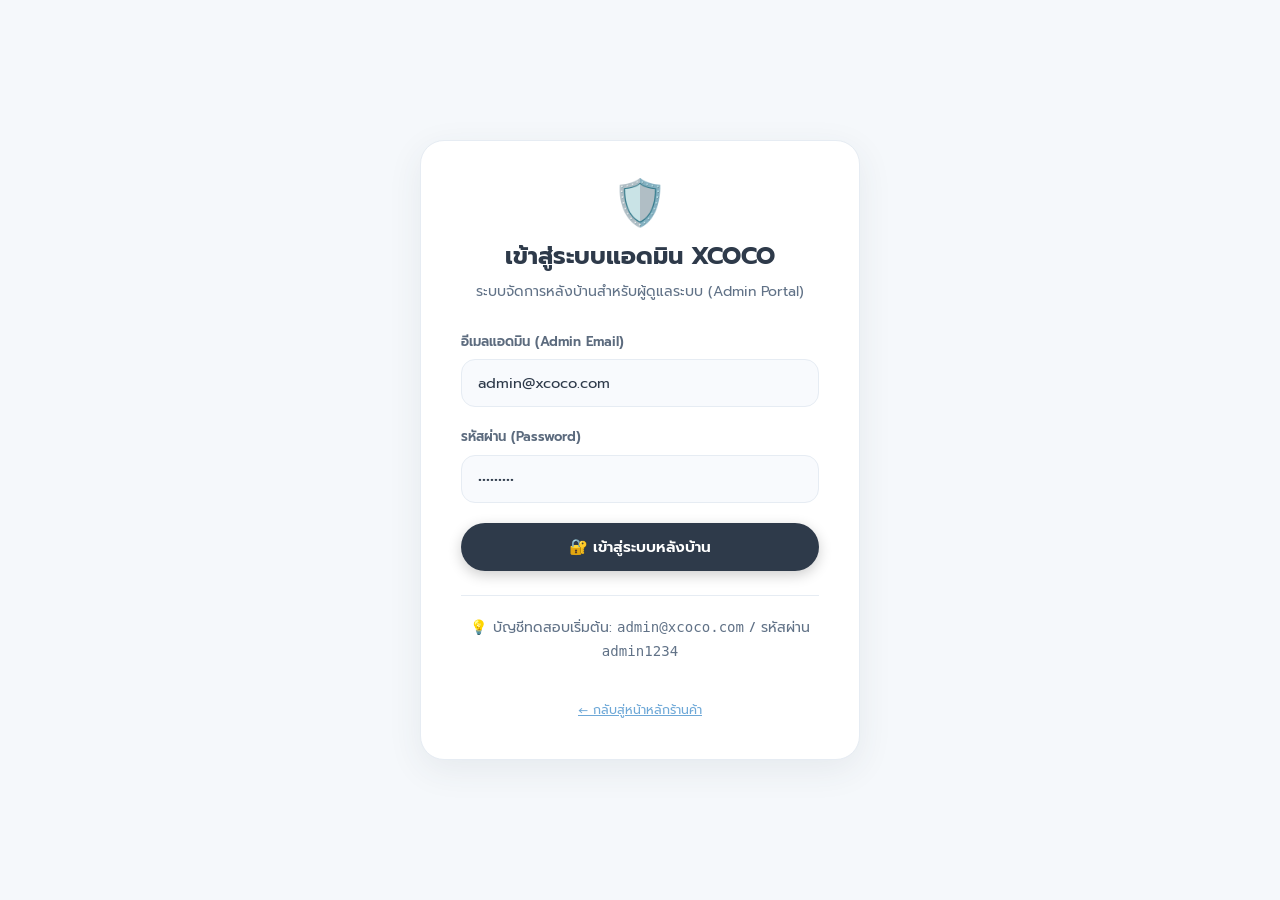
<file: admin.html>
<!DOCTYPE html>
<html lang="th" data-theme="light">
<head>
  <meta charset="UTF-8">
  <meta name="viewport" content="width=device-width, initial-scale=1.0">
  <title>ระบบจัดการหลังบ้าน (Admin Portal) - XCOCO Eyewear</title>
  
  <!-- Immediate Theme Init -->
  <script>
    (function() {
      const savedTheme = localStorage.getItem("xcoco_theme") || localStorage.getItem("theme") || "light";
      document.documentElement.setAttribute("data-theme", savedTheme);
    })();
  </script>

  <!-- Google Fonts: Prompt & Montserrat -->
  <link rel="preconnect" href="https://fonts.googleapis.com">
  <link rel="preconnect" href="https://fonts.gstatic.com" crossorigin>
  <link href="https://fonts.googleapis.com/css2?family=Montserrat:wght@400;500;600;700;800&family=Prompt:ital,wght@0,300;0,400;0,500;0,600;0,700;1,400&family=Space+Grotesk:wght@500;700&display=swap" rel="stylesheet">
  
  <link rel="icon" type="image/png" href="assets/images/Logo.png">
  <link rel="stylesheet" href="assets/css/styles.css">

  <style>
    /* Admin Portal Dedicated Styling (Operate Mode) */
    .admin-body {
      background-color: var(--bg-primary);
      min-height: 100vh;
      color: var(--text-primary);
      display: flex;
      flex-direction: column;
    }

    .admin-navbar {
      background-color: var(--nav-bg);
      border-bottom: 1px solid var(--border-color);
      position: sticky;
      top: 0;
      z-index: 100;
      backdrop-filter: blur(16px);
      -webkit-backdrop-filter: blur(16px);
      padding: 0.85rem 2rem;
      display: flex;
      align-items: center;
      justify-content: space-between;
      gap: 1.5rem;
    }

    .admin-brand {
      display: flex;
      align-items: center;
      gap: 0.85rem;
    }

    .admin-badge-portal {
      background: rgba(110, 168, 215, 0.15);
      color: var(--brand-navy);
      font-family: 'Montserrat', sans-serif;
      font-size: 0.72rem;
      font-weight: 700;
      letter-spacing: 1px;
      padding: 0.25rem 0.65rem;
      border-radius: var(--radius-full);
      border: 1px solid rgba(110, 168, 215, 0.3);
    }

    [data-theme="dark"] .admin-badge-portal {
      color: var(--brand-sky-blue);
    }

    .admin-nav-actions {
      display: flex;
      align-items: center;
      gap: 1rem;
    }

    .admin-user-pill {
      display: flex;
      align-items: center;
      gap: 0.6rem;
      background: var(--bg-surface);
      border: 1px solid var(--border-color);
      padding: 0.35rem 0.85rem;
      border-radius: var(--radius-full);
      font-size: 0.85rem;
    }

    .admin-avatar {
      width: 28px;
      height: 28px;
      border-radius: 50%;
      background: var(--brand-navy);
      color: #fff;
      display: flex;
      align-items: center;
      justify-content: center;
      font-size: 0.75rem;
      font-weight: 700;
    }

    .admin-container {
      max-width: 1440px;
      width: 100%;
      margin: 0 auto;
      padding: 2rem;
      flex: 1;
    }

    /* Stats Grid */
    .admin-stats-grid {
      display: grid;
      grid-template-columns: repeat(auto-fit, minmax(240px, 1fr));
      gap: 1.25rem;
      margin-bottom: 2rem;
    }

    .stat-card-modern {
      background: var(--bg-surface);
      border: 1px solid var(--border-color);
      border-radius: 16px;
      padding: 1.35rem;
      box-shadow: 0 4px 16px rgba(46, 58, 74, 0.04);
      display: flex;
      align-items: center;
      gap: 1.2rem;
      transition: transform 0.2s ease, border-color 0.2s ease;
    }

    .stat-card-modern:hover {
      transform: translateY(-2px);
      border-color: var(--brand-sky-blue);
    }

    .stat-icon-wrapper {
      width: 48px;
      height: 48px;
      border-radius: 12px;
      background: rgba(110, 168, 215, 0.12);
      color: var(--brand-navy);
      display: flex;
      align-items: center;
      justify-content: center;
      flex-shrink: 0;
    }

    [data-theme="dark"] .stat-icon-wrapper {
      color: var(--brand-sky-blue);
      background: rgba(110, 168, 215, 0.2);
    }

    .stat-detail {
      display: flex;
      flex-direction: column;
    }

    .stat-detail .stat-title {
      font-size: 0.82rem;
      color: var(--text-muted);
      font-weight: 500;
    }

    .stat-detail .stat-number {
      font-family: 'Montserrat', sans-serif;
      font-size: 1.75rem;
      font-weight: 700;
      color: var(--text-primary);
      line-height: 1.2;
    }

    /* Admin Tabs */
    .admin-tabs-bar {
      display: flex;
      gap: 0.75rem;
      border-bottom: 1px solid var(--border-color);
      margin-bottom: 1.75rem;
      padding-bottom: 0.75rem;
      overflow-x: auto;
    }

    .admin-tab-btn {
      display: inline-flex;
      align-items: center;
      gap: 0.5rem;
      padding: 0.65rem 1.25rem;
      border-radius: var(--radius-full);
      border: 1px solid var(--border-color);
      background: var(--bg-surface);
      color: var(--text-secondary);
      font-family: 'Prompt', sans-serif;
      font-size: 0.9rem;
      font-weight: 500;
      cursor: pointer;
      white-space: nowrap;
      transition: all 0.2s ease;
    }

    .admin-tab-btn:hover {
      background: var(--bg-subtle);
      color: var(--text-primary);
    }

    .admin-tab-btn.active {
      background: var(--brand-navy);
      color: #ffffff;
      border-color: var(--brand-navy);
      font-weight: 600;
      box-shadow: 0 4px 12px rgba(46, 58, 74, 0.15);
    }

    [data-theme="dark"] .admin-tab-btn.active {
      background: var(--brand-sky-blue);
      color: #151b23;
      border-color: var(--brand-sky-blue);
    }

    /* Table Section Header */
    .table-control-header {
      display: flex;
      align-items: center;
      justify-content: space-between;
      gap: 1rem;
      flex-wrap: wrap;
      margin-bottom: 1.25rem;
    }

    .search-filter-box {
      display: flex;
      align-items: center;
      gap: 0.75rem;
      flex-wrap: wrap;
    }

    .admin-search-input {
      background: var(--bg-surface);
      border: 1px solid var(--border-color);
      border-radius: var(--radius-full);
      padding: 0.55rem 1.2rem;
      font-size: 0.88rem;
      color: var(--text-primary);
      width: 260px;
      outline: none;
      transition: border-color 0.2s;
    }

    .admin-search-input:focus {
      border-color: var(--brand-sky-blue);
      box-shadow: 0 0 0 3px rgba(110, 168, 215, 0.15);
    }

    .admin-filter-select {
      background: var(--bg-surface);
      border: 1px solid var(--border-color);
      border-radius: var(--radius-full);
      padding: 0.55rem 1.2rem;
      font-size: 0.85rem;
      color: var(--text-primary);
      outline: none;
      cursor: pointer;
    }

    /* Data Table Card */
    .table-card {
      background: var(--bg-surface);
      border: 1px solid var(--border-color);
      border-radius: 16px;
      overflow: hidden;
      box-shadow: 0 6px 20px rgba(46, 58, 74, 0.04);
    }

    .table-responsive {
      overflow-x: auto;
      width: 100%;
    }

    .admin-table {
      width: 100%;
      border-collapse: collapse;
      text-align: left;
      font-size: 0.88rem;
    }

    .admin-table th {
      background: var(--bg-subtle);
      color: var(--text-secondary);
      font-weight: 600;
      padding: 0.85rem 1.2rem;
      border-bottom: 1px solid var(--border-color);
      white-space: nowrap;
      font-size: 0.82rem;
    }

    .admin-table td {
      padding: 1rem 1.2rem;
      border-bottom: 1px solid var(--border-color);
      vertical-align: middle;
    }

    .admin-table tr:last-child td {
      border-bottom: none;
    }

    .admin-table tr:hover td {
      background: rgba(110, 168, 215, 0.03);
    }

    /* Action Buttons */
    .btn-delete-user {
      display: inline-flex;
      align-items: center;
      gap: 0.35rem;
      background: rgba(239, 68, 68, 0.1);
      color: #ef4444;
      border: 1px solid rgba(239, 68, 68, 0.25);
      border-radius: var(--radius-full);
      padding: 0.4rem 0.85rem;
      font-size: 0.78rem;
      font-weight: 600;
      cursor: pointer;
      transition: all 0.2s ease;
    }

    .btn-delete-user:hover:not(:disabled) {
      background: #ef4444;
      color: #ffffff;
      border-color: #ef4444;
      transform: translateY(-1px);
    }

    .btn-delete-user:disabled {
      opacity: 0.45;
      cursor: not-allowed;
      background: var(--bg-subtle);
      border-color: var(--border-color);
      color: var(--text-muted);
    }

    /* Member Badge Tiers */
    .badge-tier {
      display: inline-block;
      padding: 0.2rem 0.65rem;
      border-radius: var(--radius-full);
      font-size: 0.72rem;
      font-weight: 600;
      font-family: 'Montserrat', sans-serif;
    }

    .badge-tier-classic { background: #f1f5f9; color: #475569; }
    .badge-tier-silver { background: #e2e8f0; color: #1e293b; border: 1px solid #cbd5e1; }
    .badge-tier-gold { background: #fef3c7; color: #92400e; border: 1px solid #fde68a; }
    .badge-tier-vip { background: #fae8ff; color: #86198f; border: 1px solid #f5d0fe; }
    .badge-tier-admin { background: #fee2e2; color: #991b1b; font-weight: 700; }

    /* Rx Eye Pill */
    .rx-badge-pill {
      display: inline-flex;
      gap: 6px;
      font-size: 0.75rem;
      background: var(--bg-subtle);
      padding: 0.25rem 0.6rem;
      border-radius: 6px;
      color: var(--text-secondary);
      font-family: 'Space Grotesk', monospace;
    }

    /* Status Pills */
    .order-status-badge {
      display: inline-block;
      padding: 0.25rem 0.75rem;
      border-radius: var(--radius-full);
      font-size: 0.75rem;
      font-weight: 600;
    }
    .status-pending { background: #fef3c7; color: #b45309; }
    .status-assembling { background: #e0f2fe; color: #0369a1; }
    .status-shipped { background: #dcfce7; color: #15803d; }
    .status-completed { background: #f1f5f9; color: #334155; }
    .status-cancelled { background: #fee2e2; color: #b91c1c; }

    /* Modal Backdrop */
    .admin-modal-backdrop {
      position: fixed;
      inset: 0;
      background: rgba(15, 23, 42, 0.65);
      backdrop-filter: blur(4px);
      -webkit-backdrop-filter: blur(4px);
      z-index: 1000;
      display: flex;
      align-items: center;
      justify-content: center;
      padding: 1.5rem;
      opacity: 0;
      pointer-events: none;
      transition: opacity 0.25s ease;
    }

    .admin-modal-backdrop.active {
      opacity: 1;
      pointer-events: auto;
    }

    .admin-modal-box {
      background: var(--bg-surface);
      border: 1px solid var(--border-color);
      border-radius: 20px;
      width: 100%;
      max-width: 460px;
      padding: 2rem;
      box-shadow: 0 20px 40px rgba(15, 23, 42, 0.2);
      transform: translateY(15px);
      transition: transform 0.25s ease;
    }

    .admin-modal-backdrop.active .admin-modal-box {
      transform: translateY(0);
    }

    .modal-danger-icon {
      width: 48px;
      height: 48px;
      border-radius: 50%;
      background: #fee2e2;
      color: #ef4444;
      display: flex;
      align-items: center;
      justify-content: center;
      font-size: 1.4rem;
      margin-bottom: 1.25rem;
    }

    /* Login Guard Overlay */
    .login-guard-screen {
      position: fixed;
      inset: 0;
      background: var(--bg-primary);
      z-index: 2000;
      display: flex;
      align-items: center;
      justify-content: center;
      padding: 1.5rem;
    }

    .admin-login-card {
      background: var(--bg-surface);
      border: 1px solid var(--border-color);
      border-radius: 24px;
      padding: 2.5rem;
      width: 100%;
      max-width: 440px;
      box-shadow: 0 10px 35px rgba(46, 58, 74, 0.08);
      text-align: center;
    }

    .admin-login-card h2 {
      font-size: 1.5rem;
      color: var(--brand-navy);
      margin-top: 0.75rem;
      margin-bottom: 0.35rem;
    }

    .admin-login-card p {
      font-size: 0.88rem;
      color: var(--text-muted);
      margin-bottom: 1.75rem;
    }

    .admin-form-group {
      text-align: left;
      margin-bottom: 1.25rem;
    }

    .admin-form-group label {
      display: block;
      font-size: 0.82rem;
      font-weight: 600;
      color: var(--text-secondary);
      margin-bottom: 0.4rem;
    }

    .admin-input {
      width: 100%;
      padding: 0.75rem 1rem;
      border-radius: var(--radius-md);
      border: 1px solid var(--border-color);
      background: var(--bg-surface-elevated);
      color: var(--text-primary);
      font-size: 0.92rem;
      outline: none;
      box-sizing: border-box;
    }

    .admin-input:focus {
      border-color: var(--brand-sky-blue);
      box-shadow: 0 0 0 3px rgba(110, 168, 215, 0.15);
    }
  </style>
</head>
<body class="admin-body">

  <!-- Admin Login Guard Screen (Opens when not logged in as Admin) -->
  <div id="adminLoginGuard" class="login-guard-screen" style="display: none;">
    <div class="admin-login-card">
      <div style="font-size: 2.8rem; line-height: 1;">🛡️</div>
      <h2>เข้าสู่ระบบแอดมิน XCOCO</h2>
      <p>ระบบจัดการหลังบ้านสำหรับผู้ดูแลระบบ (Admin Portal)</p>

      <form id="adminLoginForm" onsubmit="handleAdminLogin(event)">
        <div class="admin-form-group">
          <label>อีเมลแอดมิน (Admin Email)</label>
          <input type="email" id="adminEmailInput" class="admin-input" placeholder="admin@xcoco.com" required value="admin@xcoco.com">
        </div>

        <div class="admin-form-group">
          <label>รหัสผ่าน (Password)</label>
          <input type="password" id="adminPasswordInput" class="admin-input" placeholder="••••••••" required value="admin1234">
        </div>

        <div id="adminLoginAlert" style="display: none; padding: 0.65rem; border-radius: 8px; font-size: 0.82rem; margin-bottom: 1rem; background: #fee2e2; color: #b91c1c;"></div>

        <button type="submit" id="btnAdminSubmit" class="btn btn-primary btn-block" style="padding: 0.8rem;">
          🔐 เข้าสู่ระบบหลังบ้าน
        </button>
      </form>

      <div style="margin-top: 1.5rem; padding-top: 1.25rem; border-top: 1px solid var(--border-color); font-size: 0.78rem; color: var(--text-muted);">
        <p>💡 บัญชีทดสอบเริ่มต้น: <code>admin@xcoco.com</code> / รหัสผ่าน <code>admin1234</code></p>
        <a href="index.html" style="color: var(--brand-sky-blue); text-decoration: underline; margin-top: 0.5rem; display: inline-block;">← กลับสู่หน้าหลักร้านค้า</a>
      </div>
    </div>
  </div>

  <!-- Admin Navigation Header -->
  <header class="admin-navbar">
    <div class="admin-brand">
      <a href="index.html" title="ไปยังหน้าร้าน XCOCO" style="display: flex; align-items: center; gap: 0.6rem;">
        <img src="assets/images/Logo.png" alt="XCOCO Logo" style="height: 32px; width: auto;" onerror="this.style.display='none'">
        <strong style="font-family: 'Montserrat', sans-serif; font-size: 1.25rem; color: var(--brand-navy); letter-spacing: 1px;">XCOCO</strong>
      </a>
      <span class="admin-badge-portal">ADMIN PORTAL</span>
    </div>

    <div class="admin-nav-actions">
      <a href="index.html" class="btn btn-secondary btn-sm" title="เปิดดูหน้าร้าน">
        <svg width="14" height="14" viewBox="0 0 24 24" fill="none" stroke="currentColor" stroke-width="2">
          <path d="M18 13v6a2 2 0 0 1-2 2H5a2 2 0 0 1-2-2V8a2 2 0 0 1 2-2h6"></path>
          <polyline points="15 3 21 3 21 9"></polyline>
          <line x1="10" y1="14" x2="21" y2="3"></line>
        </svg>
        <span>หน้าร้าน</span>
      </a>

      <!-- Theme Toggle -->
      <button class="icon-btn" onclick="toggleTheme()" title="สลับธีม สว่าง/มืด" style="width: 36px; height: 36px;">
        <svg width="15" height="15" viewBox="0 0 24 24" fill="none" stroke="currentColor" stroke-width="2">
          <circle cx="12" cy="12" r="5"></circle>
          <line x1="12" y1="1" x2="12" y2="3"></line>
          <line x1="12" y1="21" x2="12" y2="23"></line>
        </svg>
      </button>

      <!-- Current Admin User Badge -->
      <div class="admin-user-pill">
        <div class="admin-avatar">A</div>
        <div style="display: flex; flex-direction: column;">
          <strong id="topAdminName" style="font-size: 0.8rem; line-height: 1.2;">Admin</strong>
          <small style="font-size: 0.68rem; color: var(--text-muted);">Super Admin</small>
        </div>
      </div>

      <button class="btn btn-secondary btn-sm" onclick="logoutAdmin()" title="ออกจากระบบ" style="color: #ef4444;">
        🚪 ออกจากระบบ
      </button>
    </div>
  </header>

  <!-- Main Content Dashboard -->
  <main class="admin-container">

    <!-- Overview Stats Grid -->
    <section class="admin-stats-grid">
      <div class="stat-card-modern">
        <div class="stat-icon-wrapper">
          <svg width="24" height="24" viewBox="0 0 24 24" fill="none" stroke="currentColor" stroke-width="2">
            <path d="M17 21v-2a4 4 0 0 0-4-4H5a4 4 0 0 0-4 4v2"></path>
            <circle cx="9" cy="7" r="4"></circle>
            <path d="M23 21v-2a4 4 0 0 0-3-3.87"></path>
            <path d="M16 3.13a4 4 0 0 1 0 7.75"></path>
          </svg>
        </div>
        <div class="stat-detail">
          <span class="stat-title">สมาชิกทั้งหมด (Users)</span>
          <span class="stat-number" id="statUsersCount">0</span>
        </div>
      </div>

      <div class="stat-card-modern">
        <div class="stat-icon-wrapper">
          <svg width="24" height="24" viewBox="0 0 24 24" fill="none" stroke="currentColor" stroke-width="2">
            <path d="M6 2L3 6v14a2 2 0 0 0 2 2h14a2 2 0 0 0 2-2V6l-3-4z"></path>
            <line x1="3" y1="6" x2="21" y2="6"></line>
            <path d="M16 10a4 4 0 0 1-8 0"></path>
          </svg>
        </div>
        <div class="stat-detail">
          <span class="stat-title">คำสั่งซื้อ (Orders)</span>
          <span class="stat-number" id="statOrdersCount">0</span>
        </div>
      </div>

      <div class="stat-card-modern">
        <div class="stat-icon-wrapper">
          <svg width="24" height="24" viewBox="0 0 24 24" fill="none" stroke="currentColor" stroke-width="2">
            <line x1="12" y1="1" x2="12" y2="23"></line>
            <path d="M17 5H9.5a3.5 3.5 0 0 0 0 7h5a3.5 3.5 0 0 1 0 7H6"></path>
          </svg>
        </div>
        <div class="stat-detail">
          <span class="stat-title">ยอดขายสะสม (Sales)</span>
          <span class="stat-number" id="statRevenue">฿0</span>
        </div>
      </div>

      <div class="stat-card-modern">
        <div class="stat-icon-wrapper">
          <svg width="24" height="24" viewBox="0 0 24 24" fill="none" stroke="currentColor" stroke-width="2">
            <path d="M4 4h16c1.1 0 2 .9 2 2v12c0 1.1-.9 2-2 2H4c-1.1 0-2-.9-2-2V6c0-1.1.9-2 2-2z"></path>
            <polyline points="22,6 12,13 2,6"></polyline>
          </svg>
        </div>
        <div class="stat-detail">
          <span class="stat-title">Subscribers ติดตามข่าว</span>
          <span class="stat-number" id="statSubsCount">0</span>
        </div>
      </div>
    </section>

    <!-- Navigation Tabs -->
    <div class="admin-tabs-bar">
      <button class="admin-tab-btn active" onclick="switchAdminTab('users', this)">
        <span>👥 จัดการสมาชิก & บัญชีผู้ใช้</span>
      </button>
      <button class="admin-tab-btn" onclick="switchAdminTab('orders', this)">
        <span>📦 จัดการคำสั่งซื้อ</span>
      </button>
      <button class="admin-tab-btn" onclick="switchAdminTab('subscribers', this)">
        <span>✉️ รายชื่อ Subscribers</span>
      </button>
    </div>

    <!-- TAB 1: User Management -->
    <section id="tabUsers" class="admin-tab-content">
      <div class="table-control-header">
        <div>
          <h3 style="font-size: 1.15rem; margin-bottom: 0.2rem;">รายชื่อสมาชิกทั้งหมด</h3>
          <p style="font-size: 0.82rem; color: var(--text-muted);">สามารถตรวจสอบข้อมูลสมาชิก, ดูค่าสายตา และจัดการลบบัญชีผู้ใช้ได้</p>
        </div>

        <div class="search-filter-box">
          <input type="text" id="userSearchInput" class="admin-search-input" placeholder="🔍 ค้นหาชื่อ, อีเมล, เบอร์โทร..." oninput="filterUsersTable()">
          <select id="userTierFilter" class="admin-filter-select" onchange="filterUsersTable()">
            <option value="all">ระดับสมาชิกทั้งหมด</option>
            <option value="Classic Member">Classic</option>
            <option value="Silver Member">Silver</option>
            <option value="Gold Member">Gold</option>
            <option value="VIP Member">VIP</option>
          </select>
        </div>
      </div>

      <div class="table-card">
        <div class="table-responsive">
          <table class="admin-table">
            <thead>
              <tr>
                <th style="width: 50px;">ID</th>
                <th>ข้อมูลสมาชิก</th>
                <th>อีเมล / ช่องทางติดต่อ</th>
                <th>ค่าสายตา (Rx)</th>
                <th>ระดับสมาชิก</th>
                <th>ยอดสะสม</th>
                <th>วันที่สมัคร</th>
                <th style="text-align: right;">การจัดการ</th>
              </tr>
            </thead>
            <tbody id="usersTableBody">
              <tr>
                <td colspan="8" style="text-align: center; padding: 2rem; color: var(--text-muted);">กำลังโหลดข้อมูลสมาชิก...</td>
              </tr>
            </tbody>
          </table>
        </div>
      </div>
    </section>

    <!-- TAB 2: Orders Management -->
    <section id="tabOrders" class="admin-tab-content" style="display: none;">
      <div class="table-control-header">
        <div>
          <h3 style="font-size: 1.15rem; margin-bottom: 0.2rem;">รายการคำสั่งซื้อแว่นตา</h3>
          <p style="font-size: 0.82rem; color: var(--text-muted);">อัปเดตสถานะการตัดประกอบเลนส์ และกรอกเลข Tracking พัสดุ</p>
        </div>

        <div class="search-filter-box">
          <input type="text" id="orderSearchInput" class="admin-search-input" placeholder="🔍 ค้นหารหัสคำสั่งซื้อ, ลูกค้า..." oninput="filterOrdersTable()">
        </div>
      </div>

      <div class="table-card">
        <div class="table-responsive">
          <table class="admin-table">
            <thead>
              <tr>
                <th>รหัสออร์เดอร์</th>
                <th>ลูกค้า</th>
                <th>สินค้าที่สั่ง</th>
                <th>ยอดชำระ</th>
                <th>สถานะคำสั่งซื้อ</th>
                <th>เลขพัสดุ (Tracking)</th>
                <th>วันที่สั่งซื้อ</th>
                <th style="text-align: right;">การจัดการ</th>
              </tr>
            </thead>
            <tbody id="ordersTableBody">
              <tr>
                <td colspan="8" style="text-align: center; padding: 2rem; color: var(--text-muted);">กำลังโหลดข้อมูลคำสั่งซื้อ...</td>
              </tr>
            </tbody>
          </table>
        </div>
      </div>
    </section>

    <!-- TAB 3: Subscribers -->
    <section id="tabSubscribers" class="admin-tab-content" style="display: none;">
      <div class="table-control-header">
        <div>
          <h3 style="font-size: 1.15rem; margin-bottom: 0.2rem;">รายชื่อผู้ติดตามรับข่าวสาร (Newsletter Subscribers)</h3>
          <p style="font-size: 0.82rem; color: var(--text-muted);">รายชื่ออีเมลที่กดรับโปรโมชั่นและส่วนลดจากหน้าเว็บ</p>
        </div>
        <button class="btn btn-secondary btn-sm" onclick="exportSubscribers()">📋 คัดลอกอีเมลทั้งหมด</button>
      </div>

      <div class="table-card">
        <div class="table-responsive">
          <table class="admin-table">
            <thead>
              <tr>
                <th style="width: 60px;">ลำดับ</th>
                <th>อีเมลผู้ติดตาม</th>
                <th>สถานะ</th>
                <th>วันที่ติดตาม</th>
              </tr>
            </thead>
            <tbody id="subscribersTableBody">
              <tr>
                <td colspan="4" style="text-align: center; padding: 2rem; color: var(--text-muted);">กำลังโหลดรายชื่อ...</td>
              </tr>
            </tbody>
          </table>
        </div>
      </div>
    </section>

  </main>

  <!-- Delete User Safe Confirmation Modal -->
  <div id="deleteConfirmModal" class="admin-modal-backdrop">
    <div class="admin-modal-box">
      <div class="modal-danger-icon">⚠️</div>
      <h3 style="font-size: 1.25rem; color: var(--brand-navy); margin-bottom: 0.5rem;">ยืนยันการลบบัญชีผู้ใช้งาน?</h3>
      <p style="font-size: 0.9rem; color: var(--text-secondary); line-height: 1.5; margin-bottom: 1.25rem;">
        คุณต้องการลบบัญชีสมาชิกของ: <br>
        <strong id="deleteTargetUserName" style="color: var(--text-primary); font-size: 1rem;">-</strong><br>
        <span id="deleteTargetUserEmail" style="color: var(--text-muted); font-size: 0.85rem;">-</span>
      </p>
      <div style="background: rgba(239, 68, 68, 0.08); border: 1px solid rgba(239, 68, 68, 0.2); border-radius: 8px; padding: 0.75rem; font-size: 0.8rem; color: #b91c1c; margin-bottom: 1.5rem;">
        ⚠️ ข้อมูลสมาชิกและค่าสายตาจะถูกลบออกจากระบบอย่างถาวร
      </div>

      <div style="display: flex; gap: 0.75rem; justify-content: flex-end;">
        <button class="btn btn-secondary btn-sm" onclick="closeDeleteModal()">ยกเลิก</button>
        <button id="btnConfirmDeleteAction" class="btn btn-sm" style="background: #ef4444; color: #fff; border: 1px solid #ef4444;" onclick="executeDeleteUser()">
          🗑️ ยืนยันลบบัญชีนี้
        </button>
      </div>
    </div>
  </div>

  <!-- Toast Notification Container -->
  <div id="xcocoToastContainer" class="toast-container"></div>

  <script>
    // State management
    let allUsers = [];
    let allOrders = [];
    let allSubscribers = [];
    let deleteTargetId = null;

    // Check Admin Authentication on Load
    document.addEventListener("DOMContentLoaded", function() {
      checkAdminAuth();
    });

    function checkAdminAuth() {
      const userStr = localStorage.getItem("xcoco_current_user") || localStorage.getItem("xcoco_user");
      let currentUser = null;
      try {
        currentUser = userStr ? JSON.parse(userStr) : null;
      } catch (e) {}

      // If user is admin
      if (currentUser && (currentUser.role === "admin" || currentUser.email === "admin@xcoco.com")) {
        document.getElementById("adminLoginGuard").style.display = "none";
        document.getElementById("topAdminName").innerText = currentUser.name || "Admin";
        loadDashboardData();
      } else {
        document.getElementById("adminLoginGuard").style.display = "flex";
      }
    }

    async function handleAdminLogin(event) {
      event.preventDefault();
      const email = document.getElementById("adminEmailInput").value.trim();
      const password = document.getElementById("adminPasswordInput").value.trim();
      const alertBox = document.getElementById("adminLoginAlert");
      const btn = document.getElementById("btnAdminSubmit");

      btn.disabled = true;
      btn.innerText = "กำลังตรวจสอบ...";
      alertBox.style.display = "none";

      try {
        const response = await fetch("backend/api_login.php", {
          method: "POST",
          headers: { "Content-Type": "application/json" },
          body: JSON.stringify({ email, password })
        });

        const data = await response.json();

        if (data.success && data.user) {
          if (data.user.role === "admin" || email === "admin@xcoco.com") {
            data.user.role = "admin";
            localStorage.setItem("xcoco_current_user", JSON.stringify(data.user));
            localStorage.setItem("xcoco_user", JSON.stringify(data.user));
            document.getElementById("adminLoginGuard").style.display = "none";
            document.getElementById("topAdminName").innerText = data.user.name || "Admin";
            showToast("เข้าสู่ระบบแอดมินสำเร็จ!", "success");
            loadDashboardData();
          } else {
            alertBox.style.display = "block";
            alertBox.innerText = "บัญชีนี้ไม่มีสิทธิ์เข้าถึงระบบผู้ดูแลระบบ (Admin Only)";
          }
        } else {
          alertBox.style.display = "block";
          alertBox.innerText = data.message || "อีเมลหรือรหัสผ่านไม่ถูกต้อง";
        }
      } catch (err) {
        // Fallback demo login
        if (email === "admin@xcoco.com" && password === "admin1234") {
          const adminUser = {
            id: 999,
            name: "ผู้ดูแลระบบ XCOCO (Admin)",
            email: "admin@xcoco.com",
            role: "admin",
            member_tier: "Super Admin"
          };
          localStorage.setItem("xcoco_current_user", JSON.stringify(adminUser));
          localStorage.setItem("xcoco_user", JSON.stringify(adminUser));
          document.getElementById("adminLoginGuard").style.display = "none";
          document.getElementById("topAdminName").innerText = adminUser.name;
          showToast("เข้าสู่ระบบแอดมินสำเร็จ (Demo Mode)", "success");
          loadDashboardData();
        } else {
          alertBox.style.display = "block";
          alertBox.innerText = "ไม่สามารถเชื่อมต่อเซิร์ฟเวอร์ได้ กรุณาลองใหม่อีกครั้ง";
        }
      } finally {
        btn.disabled = false;
        btn.innerText = "🔐 เข้าสู่ระบบหลังบ้าน";
      }
    }

    function logoutAdmin() {
      if (confirm("คุณต้องการออกจากระบบแอดมินใช่หรือไม่?")) {
        localStorage.removeItem("xcoco_current_user");
        localStorage.removeItem("xcoco_user");
        location.reload();
      }
    }

    // Load All Dashboard Data
    async function loadDashboardData() {
      loadStats();
      loadUsers();
      loadOrders();
      loadSubscribers();
    }

    // 1. Load Stats
    async function loadStats() {
      try {
        const res = await fetch("backend/api_admin.php?action=get_stats");
        const data = await res.json();
        if (data.success && data.stats) {
          document.getElementById("statUsersCount").innerText = data.stats.total_users;
          document.getElementById("statOrdersCount").innerText = data.stats.total_orders;
          document.getElementById("statRevenue").innerText = "฿" + Number(data.stats.total_revenue).toLocaleString();
          document.getElementById("statSubsCount").innerText = data.stats.total_subscribers;
        }
      } catch (e) {}
    }

    // 2. Load Users Table
    async function loadUsers() {
      const tbody = document.getElementById("usersTableBody");
      try {
        const res = await fetch("backend/api_admin.php?action=get_users");
        const data = await res.json();
        if (data.success && data.users) {
          allUsers = data.users;
          renderUsersTable(allUsers);
        } else {
          tbody.innerHTML = `<tr><td colspan="8" style="text-align: center; padding: 2rem;">ไม่พบข้อมูลสมาชิก</td></tr>`;
        }
      } catch (err) {
        tbody.innerHTML = `<tr><td colspan="8" style="text-align: center; padding: 2rem; color: #ef4444;">เกิดข้อผิดพลาดในการโหลดข้อมูล</td></tr>`;
      }
    }

    function renderUsersTable(users) {
      const tbody = document.getElementById("usersTableBody");
      if (!users || users.length === 0) {
        tbody.innerHTML = `<tr><td colspan="8" style="text-align: center; padding: 2rem; color: var(--text-muted);">ไม่พบรายชื่อสมาชิกที่ตรงกับเงื่อนไขค้นหา</td></tr>`;
        return;
      }

      tbody.innerHTML = users.map(user => {
        const isAdmin = user.role === 'admin';
        const tierClass = getTierBadgeClass(user.member_tier, isAdmin);
        const rxText = (user.right_sph && user.left_sph) 
          ? `R: ${user.right_sph} | L: ${user.left_sph} | PD: ${user.pd || 62}` 
          : 'ยังไม่ระบุ';

        return `
          <tr>
            <td style="font-family: 'Space Grotesk', monospace; font-weight: 600;">#${user.id}</td>
            <td>
              <strong style="color: var(--text-primary); display: block;">${escapeHtml(user.name)}</strong>
              <small style="color: var(--text-muted); font-size: 0.75rem;">${escapeHtml(user.phone || '-')}</small>
            </td>
            <td>
              <span>${escapeHtml(user.email)}</span>
            </td>
            <td>
              <span class="rx-badge-pill">${rxText}</span>
            </td>
            <td>
              <span class="badge-tier ${tierClass}">${isAdmin ? 'Admin' : (user.member_tier || 'Classic')}</span>
            </td>
            <td style="font-family: 'Montserrat', sans-serif; font-weight: 600;">
              ฿${Number(user.total_spent || 0).toLocaleString()}
            </td>
            <td style="font-size: 0.78rem; color: var(--text-muted);">
              ${user.created_at ? user.created_at.substring(0, 10) : '-'}
            </td>
            <td style="text-align: right;">
              <button class="btn-delete-user" ${isAdmin ? 'disabled title="ไม่สามารถลบบัญชีผู้ดูแลระบบได้"' : ''} onclick="promptDeleteUser(${user.id}, '${escapeHtml(user.name)}', '${escapeHtml(user.email)}')">
                <svg width="13" height="13" viewBox="0 0 24 24" fill="none" stroke="currentColor" stroke-width="2">
                  <polyline points="3 6 5 6 21 6"></polyline>
                  <path d="M19 6v14a2 2 0 0 1-2 2H7a2 2 0 0 1-2-2V6m3 0V4a2 2 0 0 1 2-2h4a2 2 0 0 1 2 2v2"></path>
                </svg>
                <span>${isAdmin ? 'แอดมิน' : 'ลบบัญชี'}</span>
              </button>
            </td>
          </tr>
        `;
      }).join("");
    }

    function filterUsersTable() {
      const q = document.getElementById("userSearchInput").value.toLowerCase().trim();
      const tier = document.getElementById("userTierFilter").value;

      let filtered = allUsers.filter(u => {
        const matchesQuery = !q || (
          (u.name && u.name.toLowerCase().includes(q)) ||
          (u.email && u.email.toLowerCase().includes(q)) ||
          (u.phone && u.phone.includes(q))
        );
        const matchesTier = (tier === "all") || (u.member_tier === tier);
        return matchesQuery && matchesTier;
      });

      renderUsersTable(filtered);
    }

    // Modal Delete User Confirmation
    function promptDeleteUser(userId, userName, userEmail) {
      deleteTargetId = userId;
      document.getElementById("deleteTargetUserName").innerText = userName;
      document.getElementById("deleteTargetUserEmail").innerText = userEmail;
      document.getElementById("deleteConfirmModal").classList.add("active");
    }

    function closeDeleteModal() {
      deleteTargetId = null;
      document.getElementById("deleteConfirmModal").classList.remove("active");
    }

    async function executeDeleteUser() {
      if (!deleteTargetId) return;

      const btn = document.getElementById("btnConfirmDeleteAction");
      btn.disabled = true;
      btn.innerText = "กำลังลบ...";

      try {
        const res = await fetch("backend/api_admin.php?action=delete_user", {
          method: "POST",
          headers: { "Content-Type": "application/json" },
          body: JSON.stringify({ id: deleteTargetId })
        });
        const data = await res.json();

        if (data.success) {
          showToast(data.message || "ลบบัญชีสำเร็จ!", "success");
          closeDeleteModal();
          // Remove from local list
          allUsers = allUsers.filter(u => u.id !== deleteTargetId);
          renderUsersTable(allUsers);
          loadStats();
        } else {
          alert("ไม่สามารถลบได้: " + (data.message || "เกิดข้อผิดพลาด"));
        }
      } catch (err) {
        // Fallback for demo
        allUsers = allUsers.filter(u => u.id !== deleteTargetId);
        renderUsersTable(allUsers);
        closeDeleteModal();
        showToast("ลบบัญชีผู้ใช้เรียบร้อยแล้ว (Demo)", "success");
      } finally {
        btn.disabled = false;
        btn.innerText = "🗑️ ยืนยันลบบัญชีนี้";
      }
    }

    // 3. Load Orders Table
    async function loadOrders() {
      const tbody = document.getElementById("ordersTableBody");
      try {
        const res = await fetch("backend/api_admin.php?action=get_orders");
        const data = await res.json();
        if (data.success && data.orders && data.orders.length > 0) {
          allOrders = data.orders;
        } else {
          // Pull from LocalStorage orders as fallback
          const localOrdersStr = localStorage.getItem("xcoco_orders");
          allOrders = localOrdersStr ? JSON.parse(localOrdersStr) : [];
        }
        renderOrdersTable(allOrders);
      } catch (e) {
        const localOrdersStr = localStorage.getItem("xcoco_orders");
        allOrders = localOrdersStr ? JSON.parse(localOrdersStr) : [];
        renderOrdersTable(allOrders);
      }
    }

    function renderOrdersTable(orders) {
      const tbody = document.getElementById("ordersTableBody");
      if (!orders || orders.length === 0) {
        tbody.innerHTML = `<tr><td colspan="8" style="text-align: center; padding: 2rem; color: var(--text-muted);">ยังไม่มีรายการคำสั่งซื้อ</td></tr>`;
        return;
      }

      tbody.innerHTML = orders.map(ord => {
        const code = ord.order_code || ord.orderId || ord.id || '#XC-00000';
        const name = ord.customer_name || ord.customerName || 'ลูกค้า';
        const total = ord.grand_total || ord.grandTotal || 0;
        const status = ord.status || 'pending';
        const track = ord.tracking_number || ord.trackingNumber || '-';
        const date = ord.created_at || ord.date || '-';

        return `
          <tr>
            <td><strong style="font-family: 'Space Grotesk', sans-serif; color: var(--brand-navy);">${code}</strong></td>
            <td>
              <div>${escapeHtml(name)}</div>
              <small style="color: var(--text-muted); font-size: 0.75rem;">${escapeHtml(ord.email || '')}</small>
            </td>
            <td style="font-size: 0.8rem; max-width: 200px;">
              ${Array.isArray(ord.items) ? ord.items.map(it => `${it.name} (x${it.quantity || 1})`).join(", ") : 'แว่นตาตัดเลนส์'}
            </td>
            <td style="font-family: 'Montserrat', sans-serif; font-weight: 700;">฿${Number(total).toLocaleString()}</td>
            <td>
              <select class="admin-filter-select" style="padding: 0.25rem 0.6rem; font-size: 0.75rem;" onchange="updateOrderStatus('${code}', this.value)">
                <option value="pending" ${status === 'pending' ? 'selected' : ''}>⏳ รอดำเนินการ</option>
                <option value="assembling" ${status === 'assembling' ? 'selected' : ''}>👓 กำลังประกอบเลนส์</option>
                <option value="shipped" ${status === 'shipped' ? 'selected' : ''}>🚚 จัดส่งแล้ว</option>
                <option value="completed" ${status === 'completed' ? 'selected' : ''}>✅ สำเร็จ</option>
                <option value="cancelled" ${status === 'cancelled' ? 'selected' : ''}>❌ ยกเลิก</option>
              </select>
            </td>
            <td>
              <input type="text" value="${track !== '-' ? track : ''}" placeholder="ใส่เลขพัสดุ..." style="border: 1px solid var(--border-color); border-radius: 4px; padding: 0.25rem 0.5rem; font-size: 0.78rem; width: 130px;" onblur="updateOrderTracking('${code}', this.value)">
            </td>
            <td style="font-size: 0.75rem; color: var(--text-muted);">${date.substring(0, 10)}</td>
            <td style="text-align: right;">
              <button class="btn btn-secondary btn-sm" onclick="alert('ที่อยู่จัดส่ง: ' + '${escapeHtml(ord.delivery_address || ord.deliveryAddress || 'ไม่ระบุ')}')">ดูที่อยู่</button>
            </td>
          </tr>
        `;
      }).join("");
    }

    function filterOrdersTable() {
      const q = document.getElementById("orderSearchInput").value.toLowerCase().trim();
      let filtered = allOrders.filter(o => {
        const code = (o.order_code || o.orderId || '').toLowerCase();
        const name = (o.customer_name || o.customerName || '').toLowerCase();
        return !q || code.includes(q) || name.includes(q);
      });
      renderOrdersTable(filtered);
    }

    async function updateOrderStatus(orderCode, newStatus) {
      try {
        await fetch("backend/api_admin.php?action=update_order_status", {
          method: "POST",
          headers: { "Content-Type": "application/json" },
          body: JSON.stringify({ order_code: orderCode, status: newStatus })
        });
        showToast(`อัปเดตสถานะ ${orderCode} เป็น "${newStatus}" แล้ว`, "success");
      } catch (e) {
        showToast(`อัปเดตสถานะสำเร็จ (Local)`, "success");
      }
    }

    async function updateOrderTracking(orderCode, tracking) {
      if (!tracking) return;
      try {
        await fetch("backend/api_admin.php?action=update_order_status", {
          method: "POST",
          headers: { "Content-Type": "application/json" },
          body: JSON.stringify({ order_code: orderCode, tracking_number: tracking })
        });
        showToast(`บันทึกเลขพัสดุ ${tracking} สำเร็จ`, "success");
      } catch (e) {}
    }

    // 4. Load Subscribers
    async function loadSubscribers() {
      const tbody = document.getElementById("subscribersTableBody");
      try {
        const res = await fetch("backend/api_admin.php?action=get_subscribers");
        const data = await res.json();
        if (data.success && data.subscribers) {
          allSubscribers = data.subscribers;
          tbody.innerHTML = allSubscribers.map((s, idx) => `
            <tr>
              <td style="font-family: 'Space Grotesk', monospace;">${idx + 1}</td>
              <td><strong>${escapeHtml(s.email)}</strong></td>
              <td><span style="color: #16a34a; font-weight: 600; font-size: 0.78rem;">● Active</span></td>
              <td style="font-size: 0.78rem; color: var(--text-muted);">${s.subscribed_at || '-'}</td>
            </tr>
          `).join("");
        }
      } catch (e) {}
    }

    function exportSubscribers() {
      if (allSubscribers.length === 0) {
        alert("ไม่มีรายชื่อ Subscribers");
        return;
      }
      const emails = allSubscribers.map(s => s.email).join("\n");
      navigator.clipboard.writeText(emails);
      showToast("คัดลอกรายชื่ออีเมลทั้งหมดเรียบร้อยแล้ว!", "success");
    }

    // Tab Switching
    function switchAdminTab(tabName, btnEl) {
      document.querySelectorAll(".admin-tab-btn").forEach(b => b.classList.remove("active"));
      document.querySelectorAll(".admin-tab-content").forEach(c => c.style.display = "none");

      btnEl.classList.add("active");
      if (tabName === 'users') document.getElementById("tabUsers").style.display = "block";
      if (tabName === 'orders') document.getElementById("tabOrders").style.display = "block";
      if (tabName === 'subscribers') document.getElementById("tabSubscribers").style.display = "block";
    }

    // Utilities
    function getTierBadgeClass(tier, isAdmin) {
      if (isAdmin) return 'badge-tier-admin';
      if (!tier) return 'badge-tier-classic';
      if (tier.includes('Silver')) return 'badge-tier-silver';
      if (tier.includes('Gold')) return 'badge-tier-gold';
      if (tier.includes('VIP')) return 'badge-tier-vip';
      return 'badge-tier-classic';
    }

    function escapeHtml(str) {
      if (!str) return '';
      return String(str).replace(/&/g, '&amp;').replace(/</g, '&lt;').replace(/>/g, '&gt;').replace(/"/g, '&quot;');
    }

    function toggleTheme() {
      const current = document.documentElement.getAttribute("data-theme") || "light";
      const next = current === "dark" ? "light" : "dark";
      document.documentElement.setAttribute("data-theme", next);
      localStorage.setItem("xcoco_theme", next);
    }

    function showToast(message, type = "info") {
      let toastContainer = document.getElementById("xcocoToastContainer");
      if (!toastContainer) {
        toastContainer = document.createElement("div");
        toastContainer.id = "xcocoToastContainer";
        toastContainer.className = "toast-container";
        document.body.appendChild(toastContainer);
      }

      const toast = document.createElement("div");
      toast.className = `brand-toast ${type}`;
      toast.innerHTML = `
        <div class="toast-icon">${type === "success" ? "✓" : "ℹ"}</div>
        <div class="toast-body">${message}</div>
      `;
      toastContainer.appendChild(toast);

      setTimeout(() => toast.classList.add("visible"), 20);
      setTimeout(() => {
        toast.classList.remove("visible");
        setTimeout(() => toast.remove(), 400);
      }, 3500);
    }
  </script>
</body>
</html>
</file>
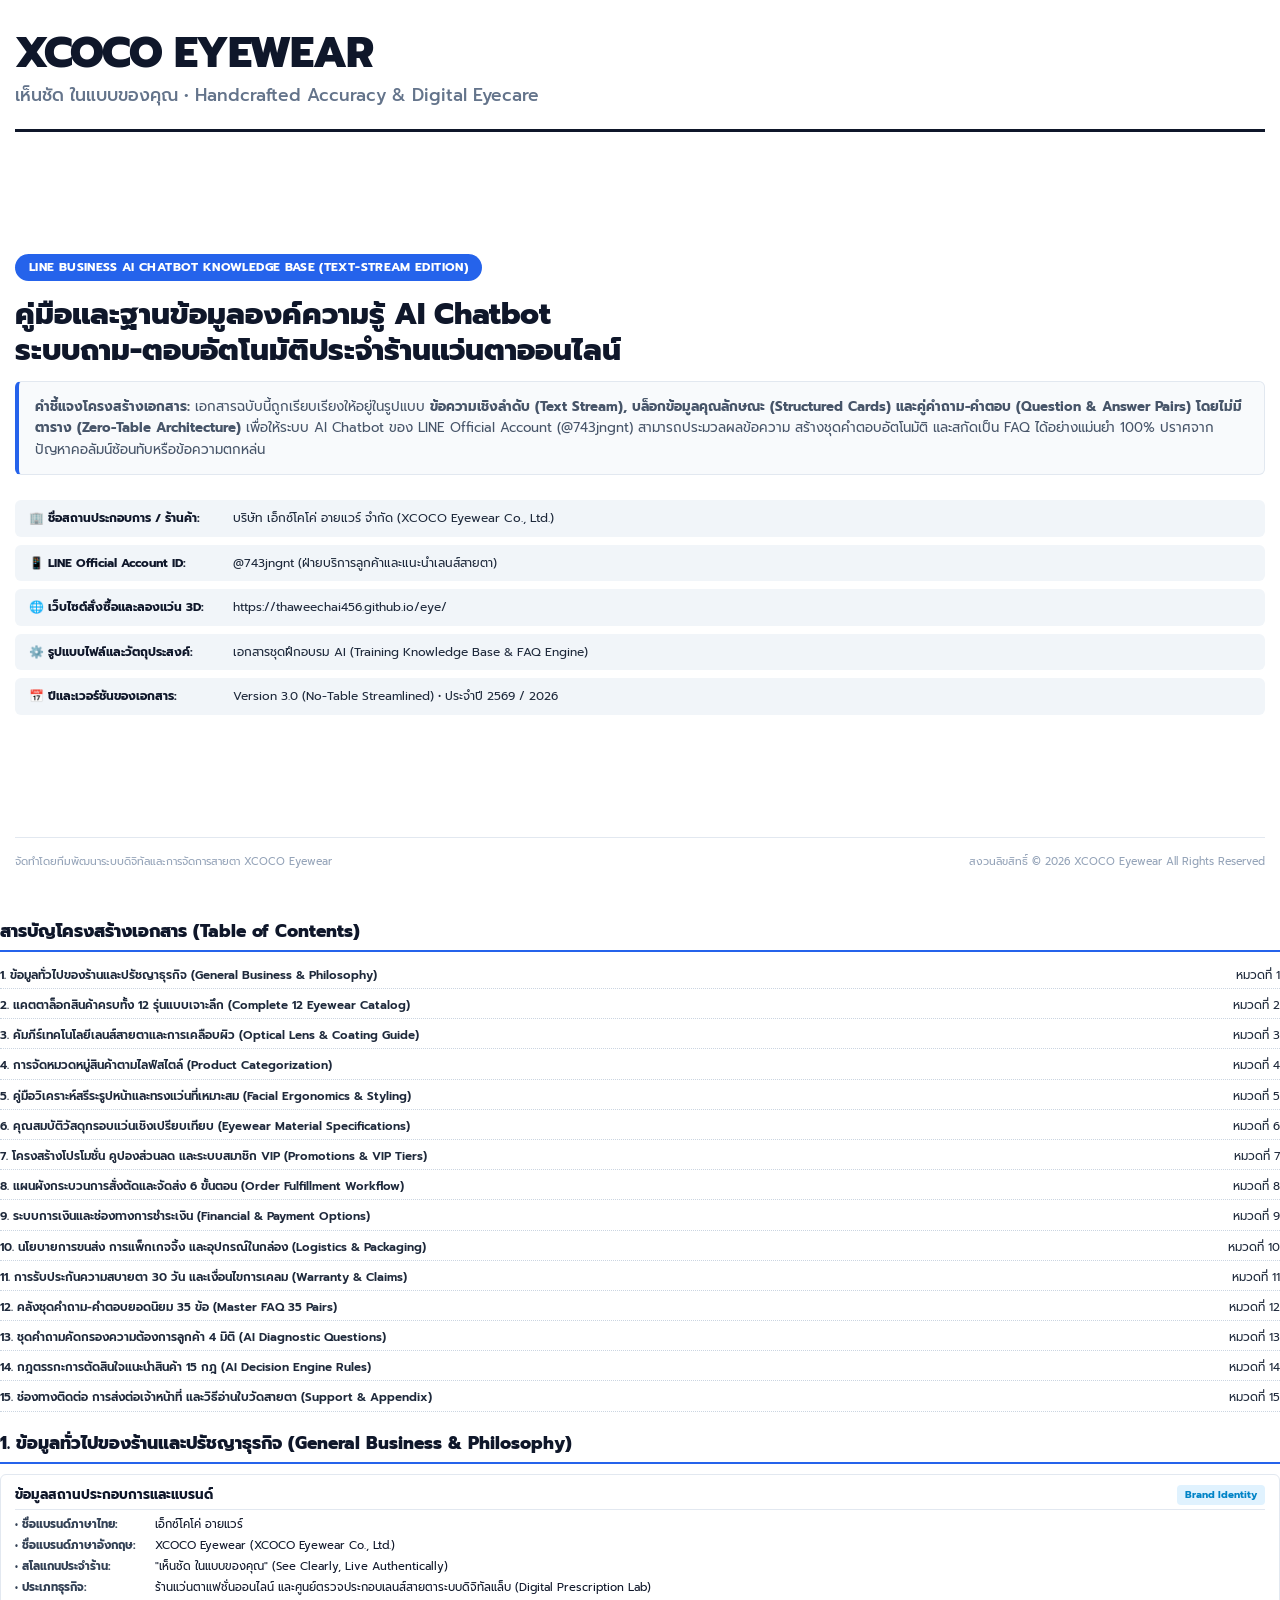
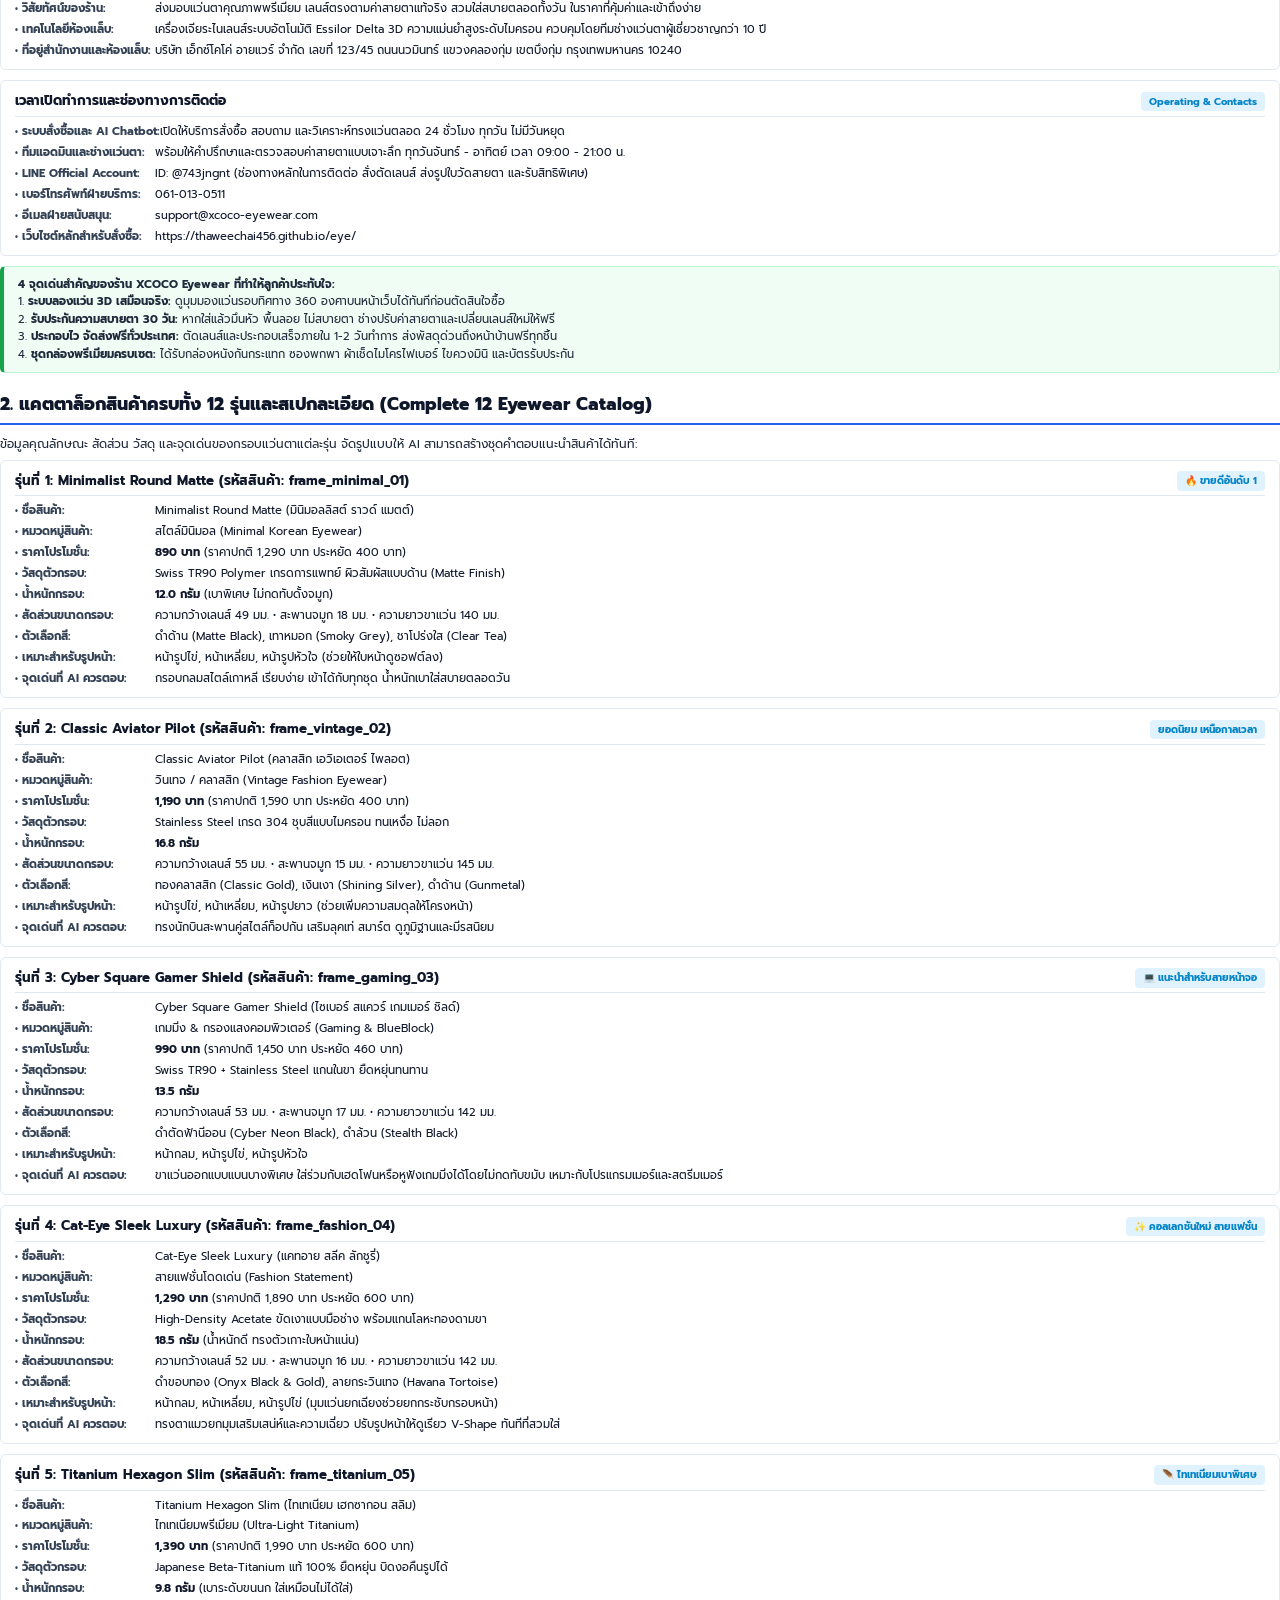
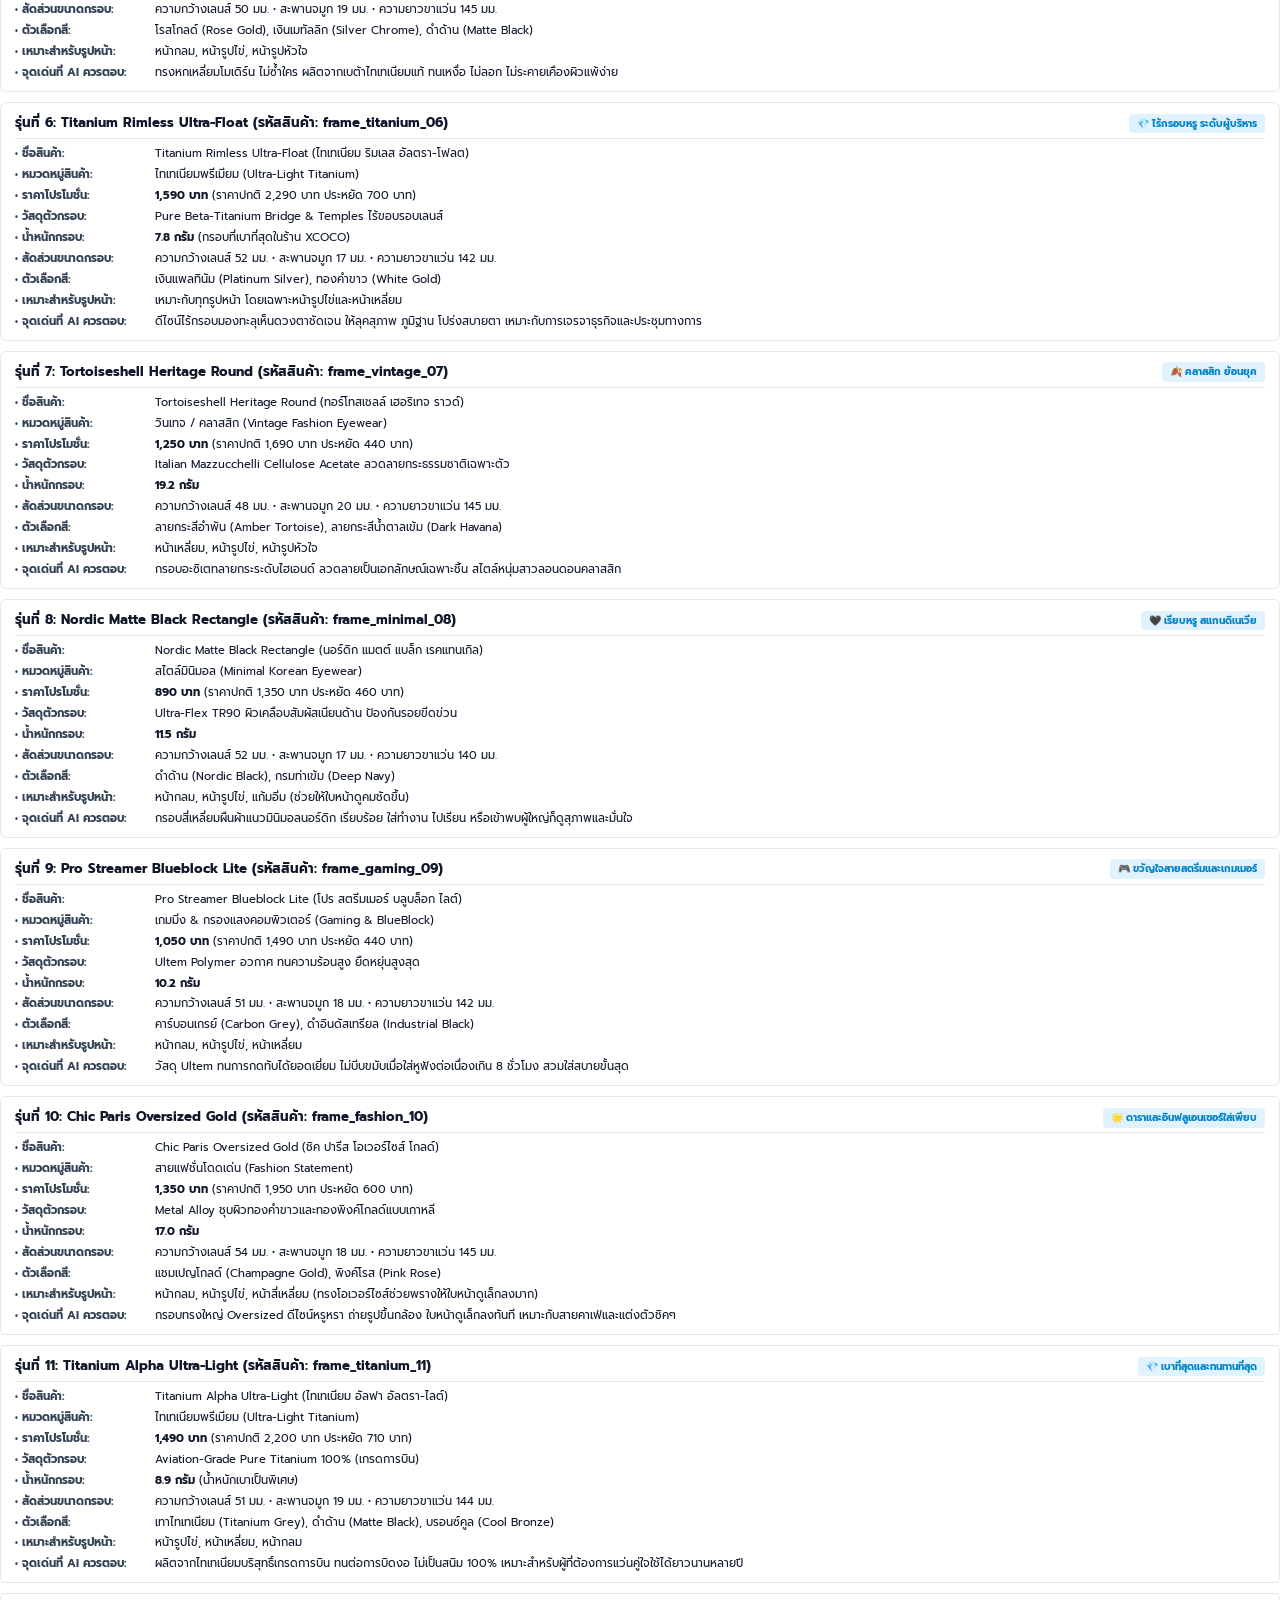
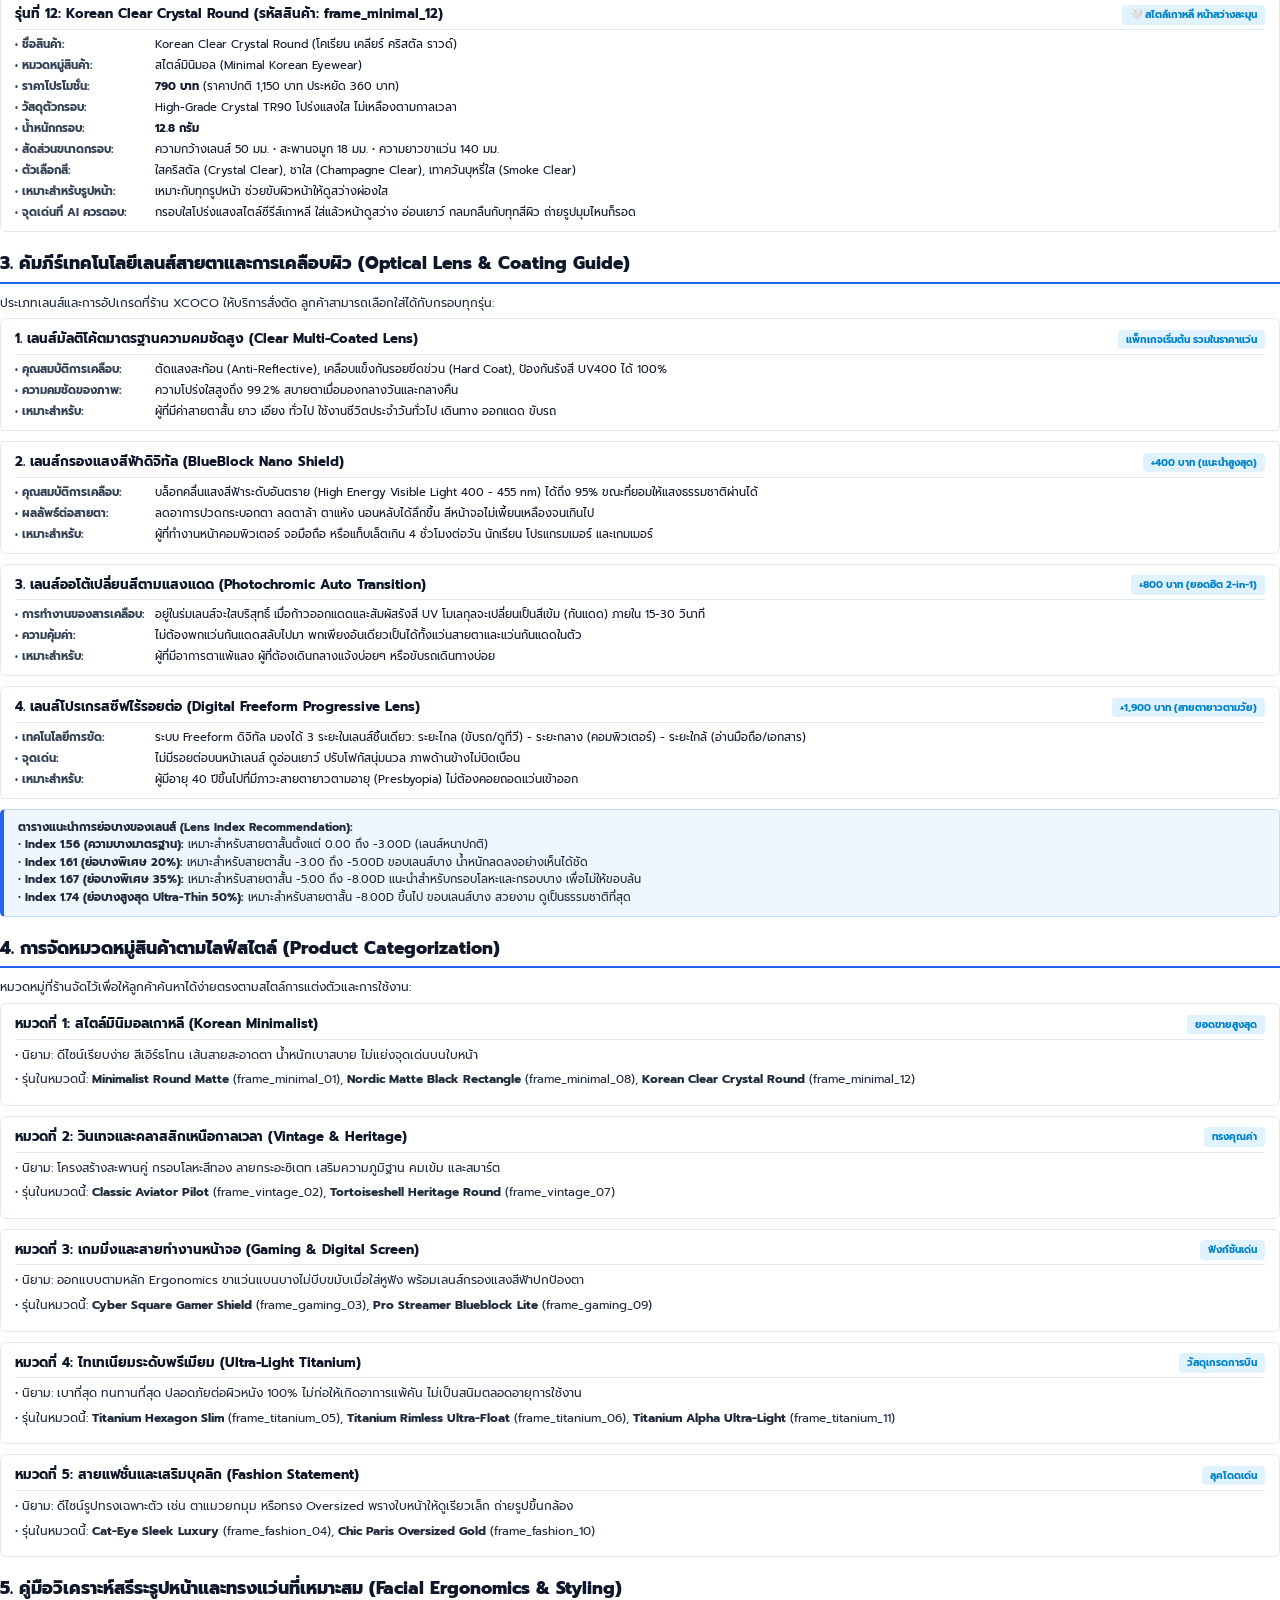
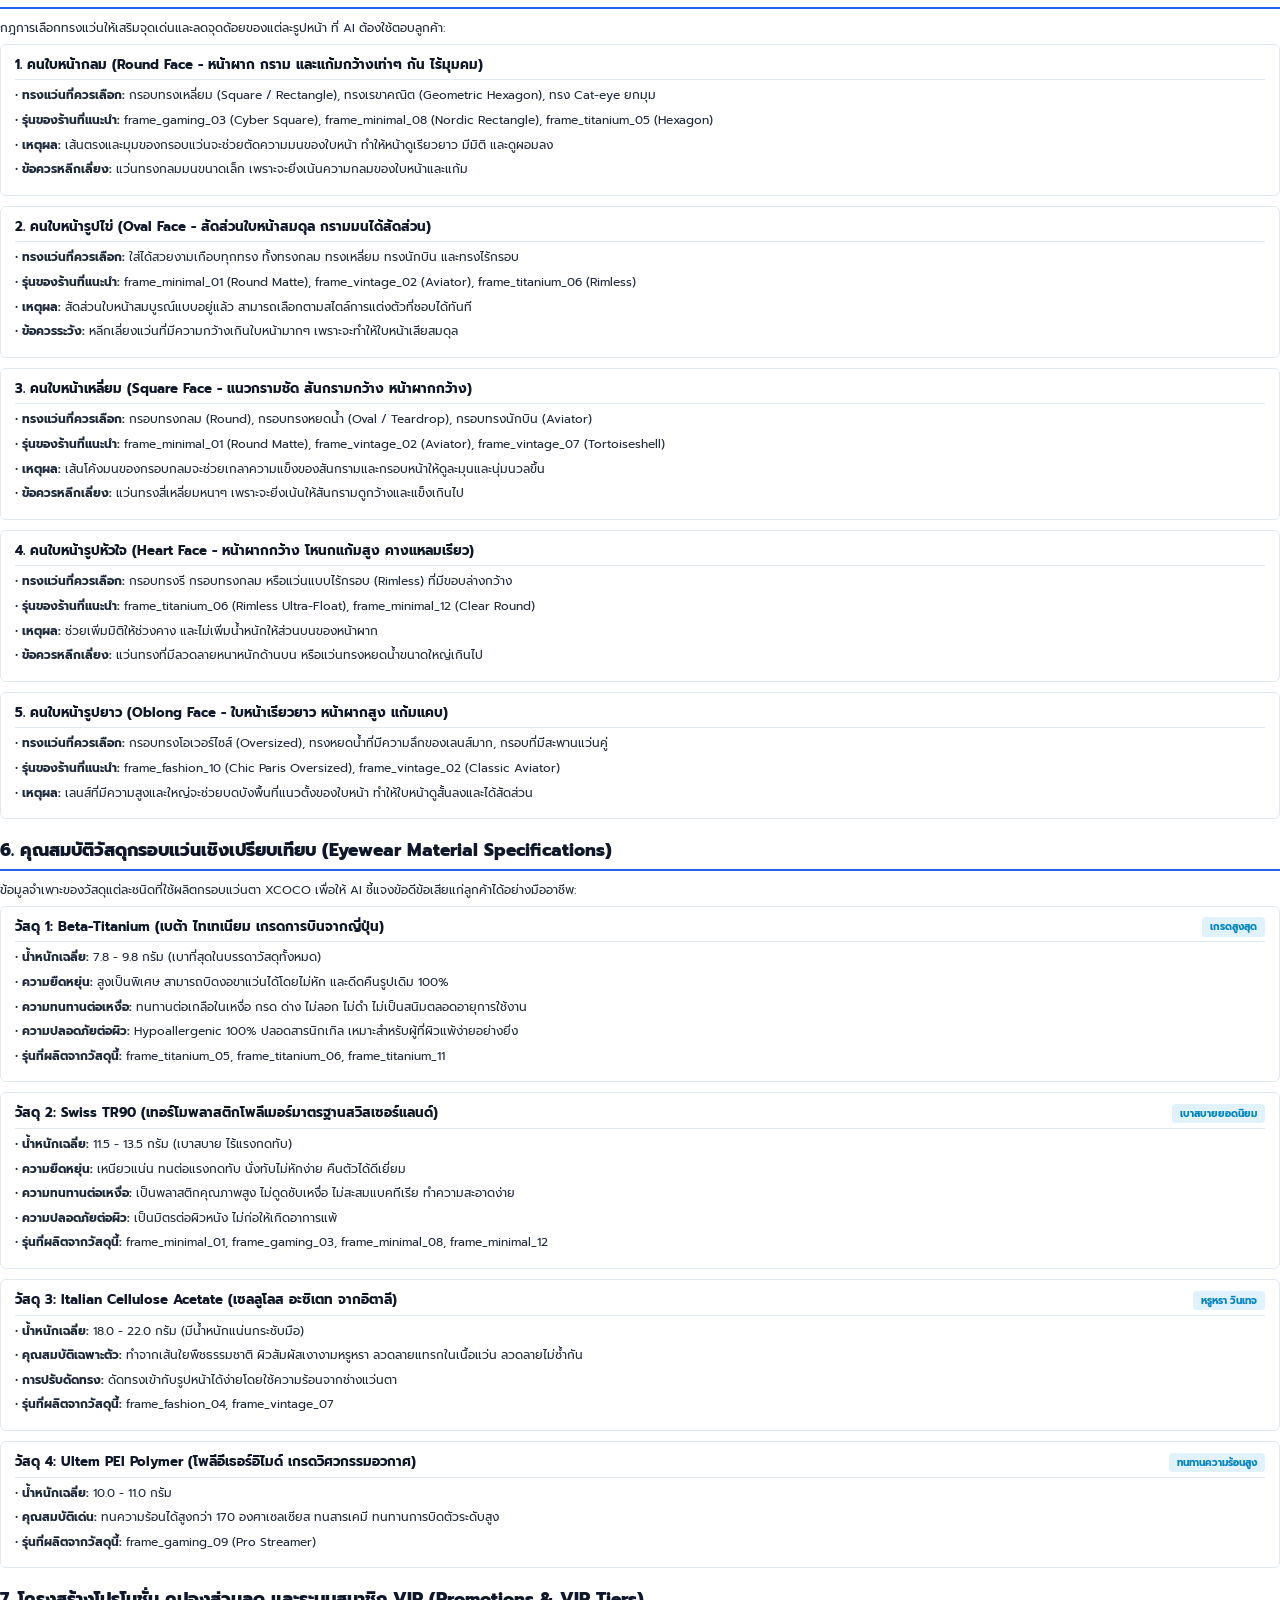
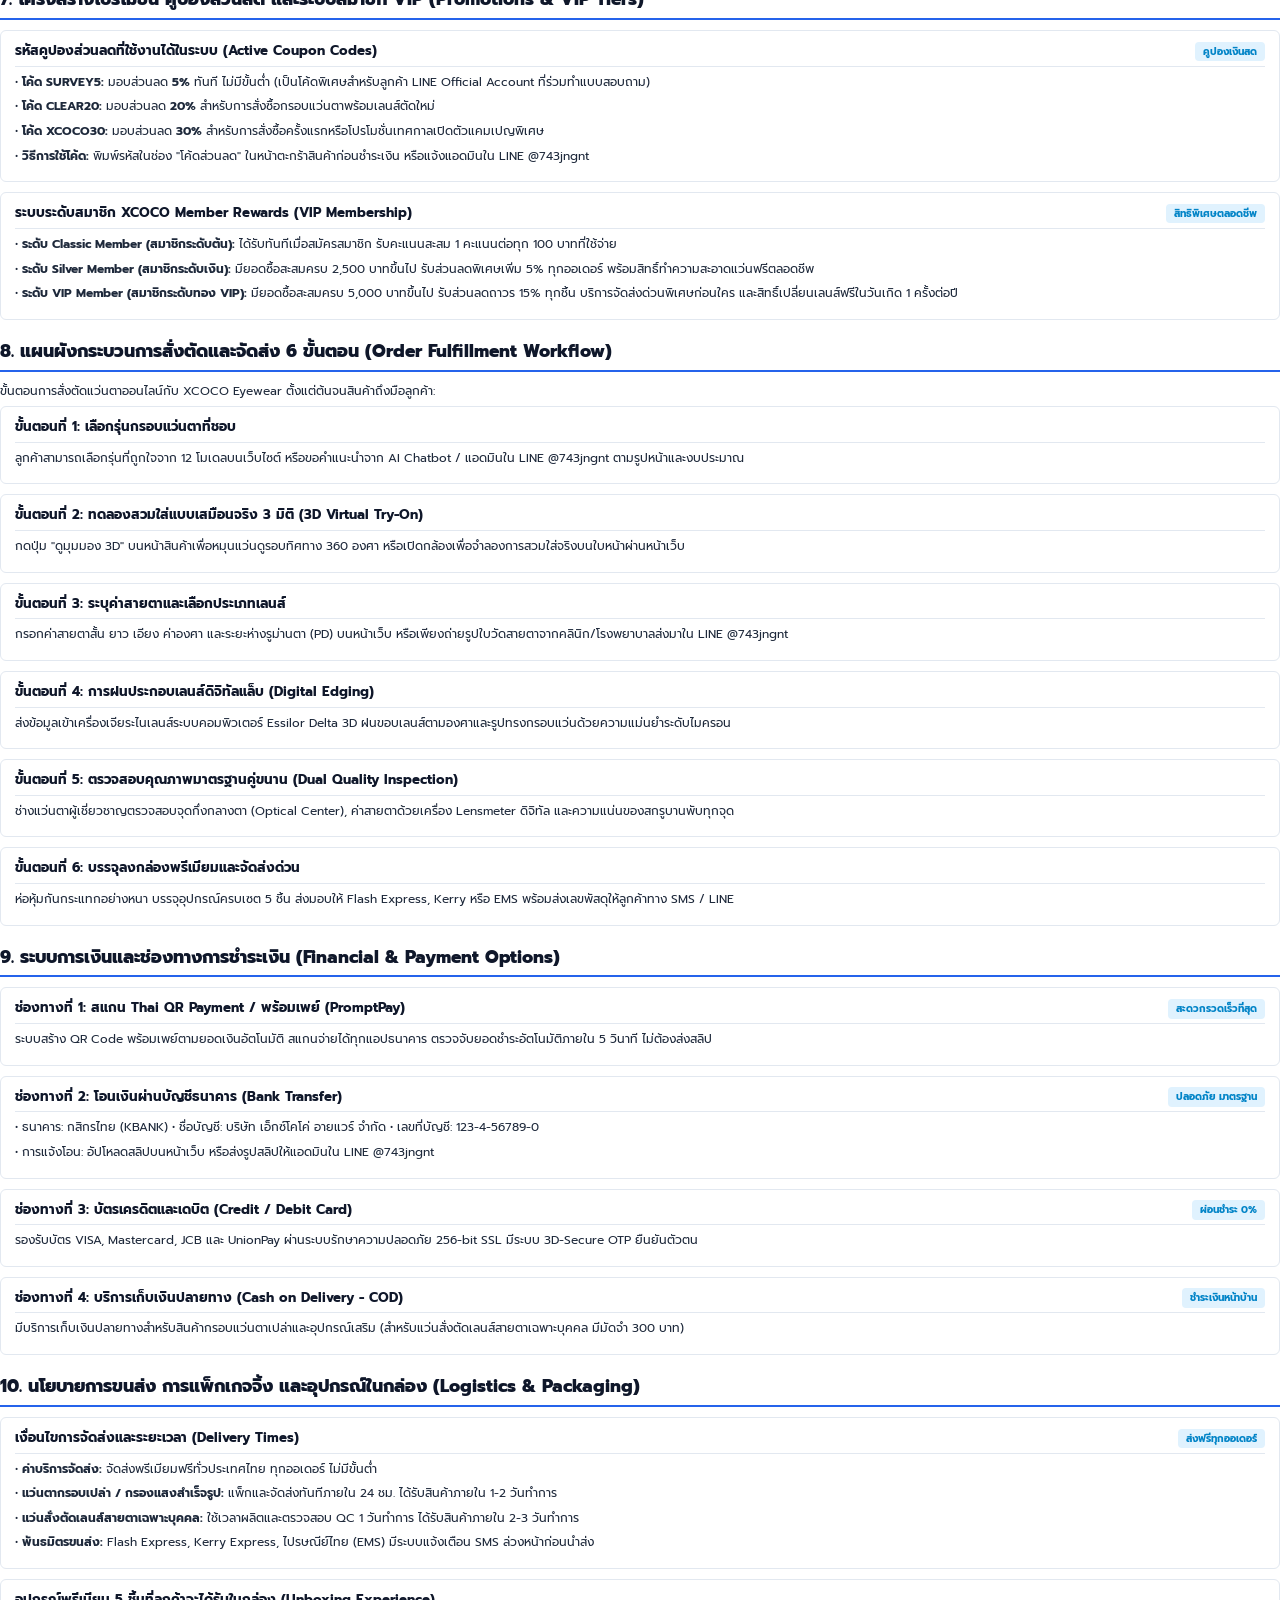
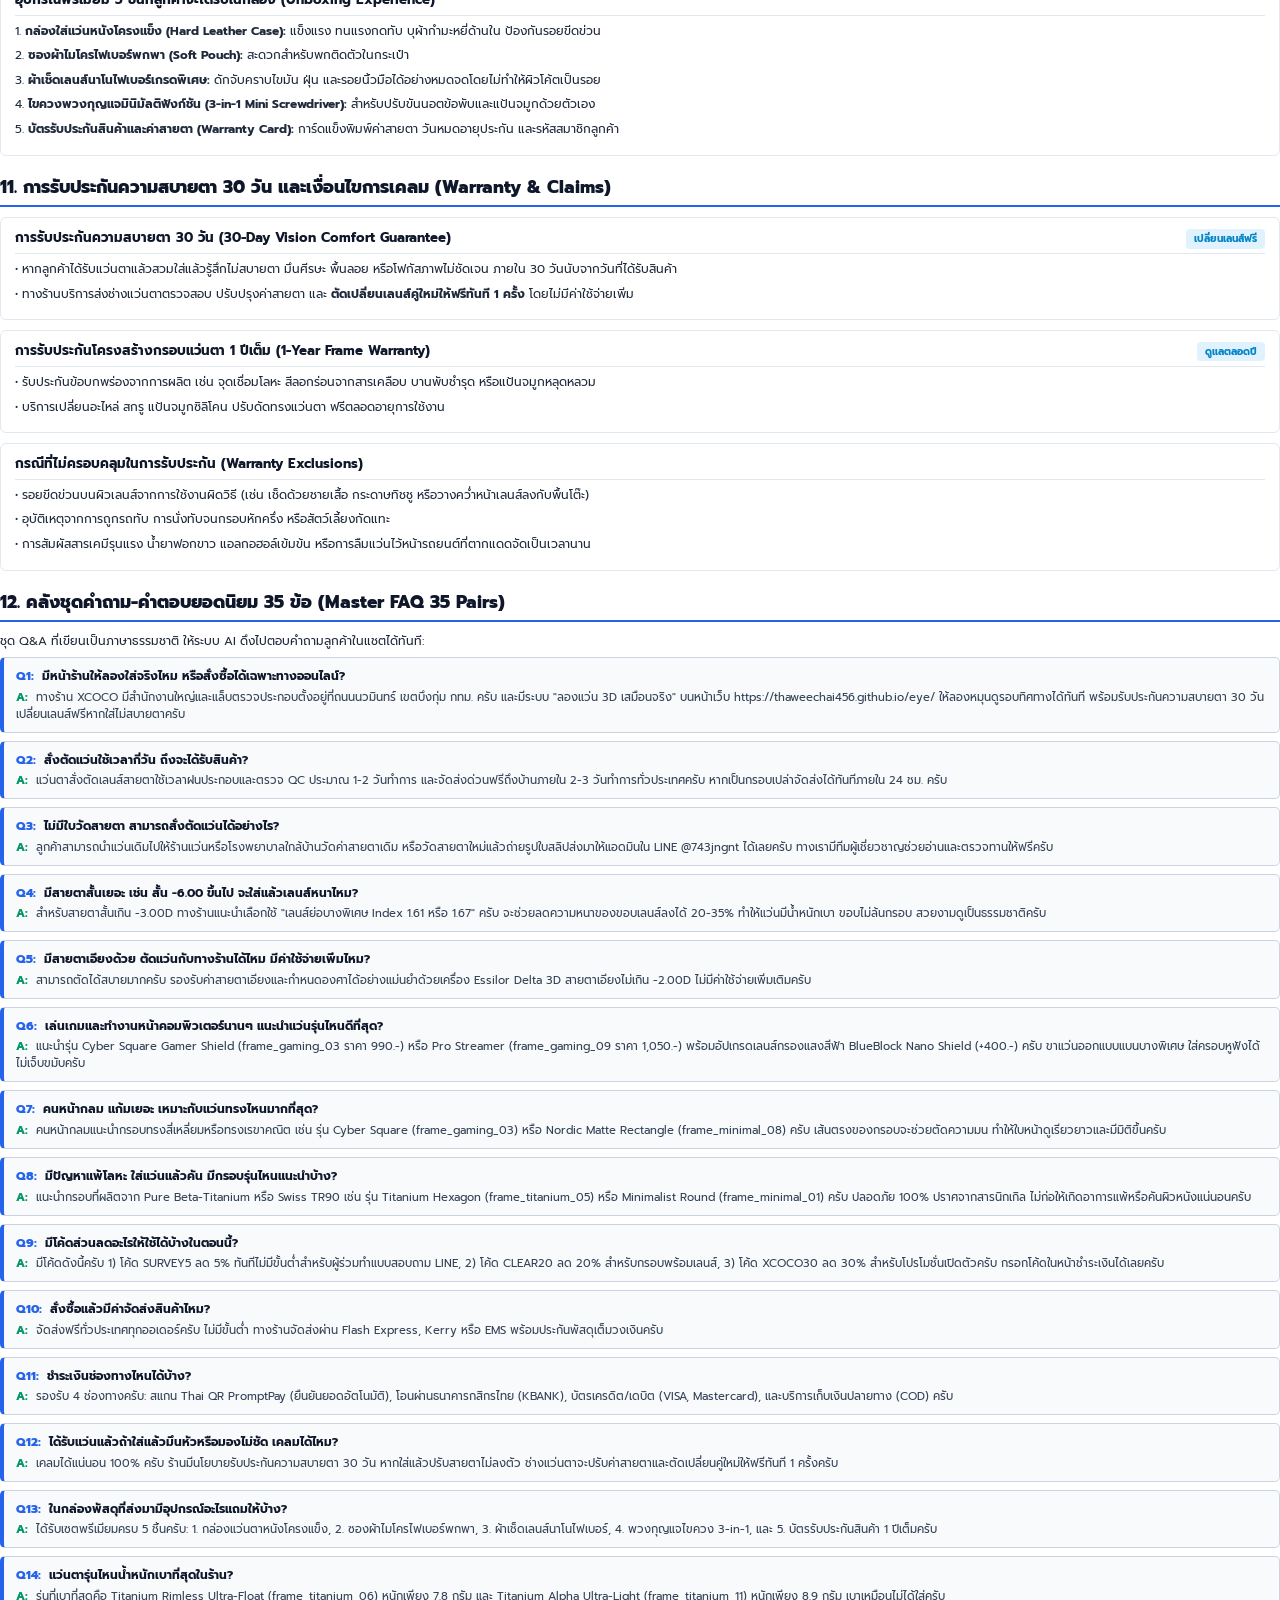
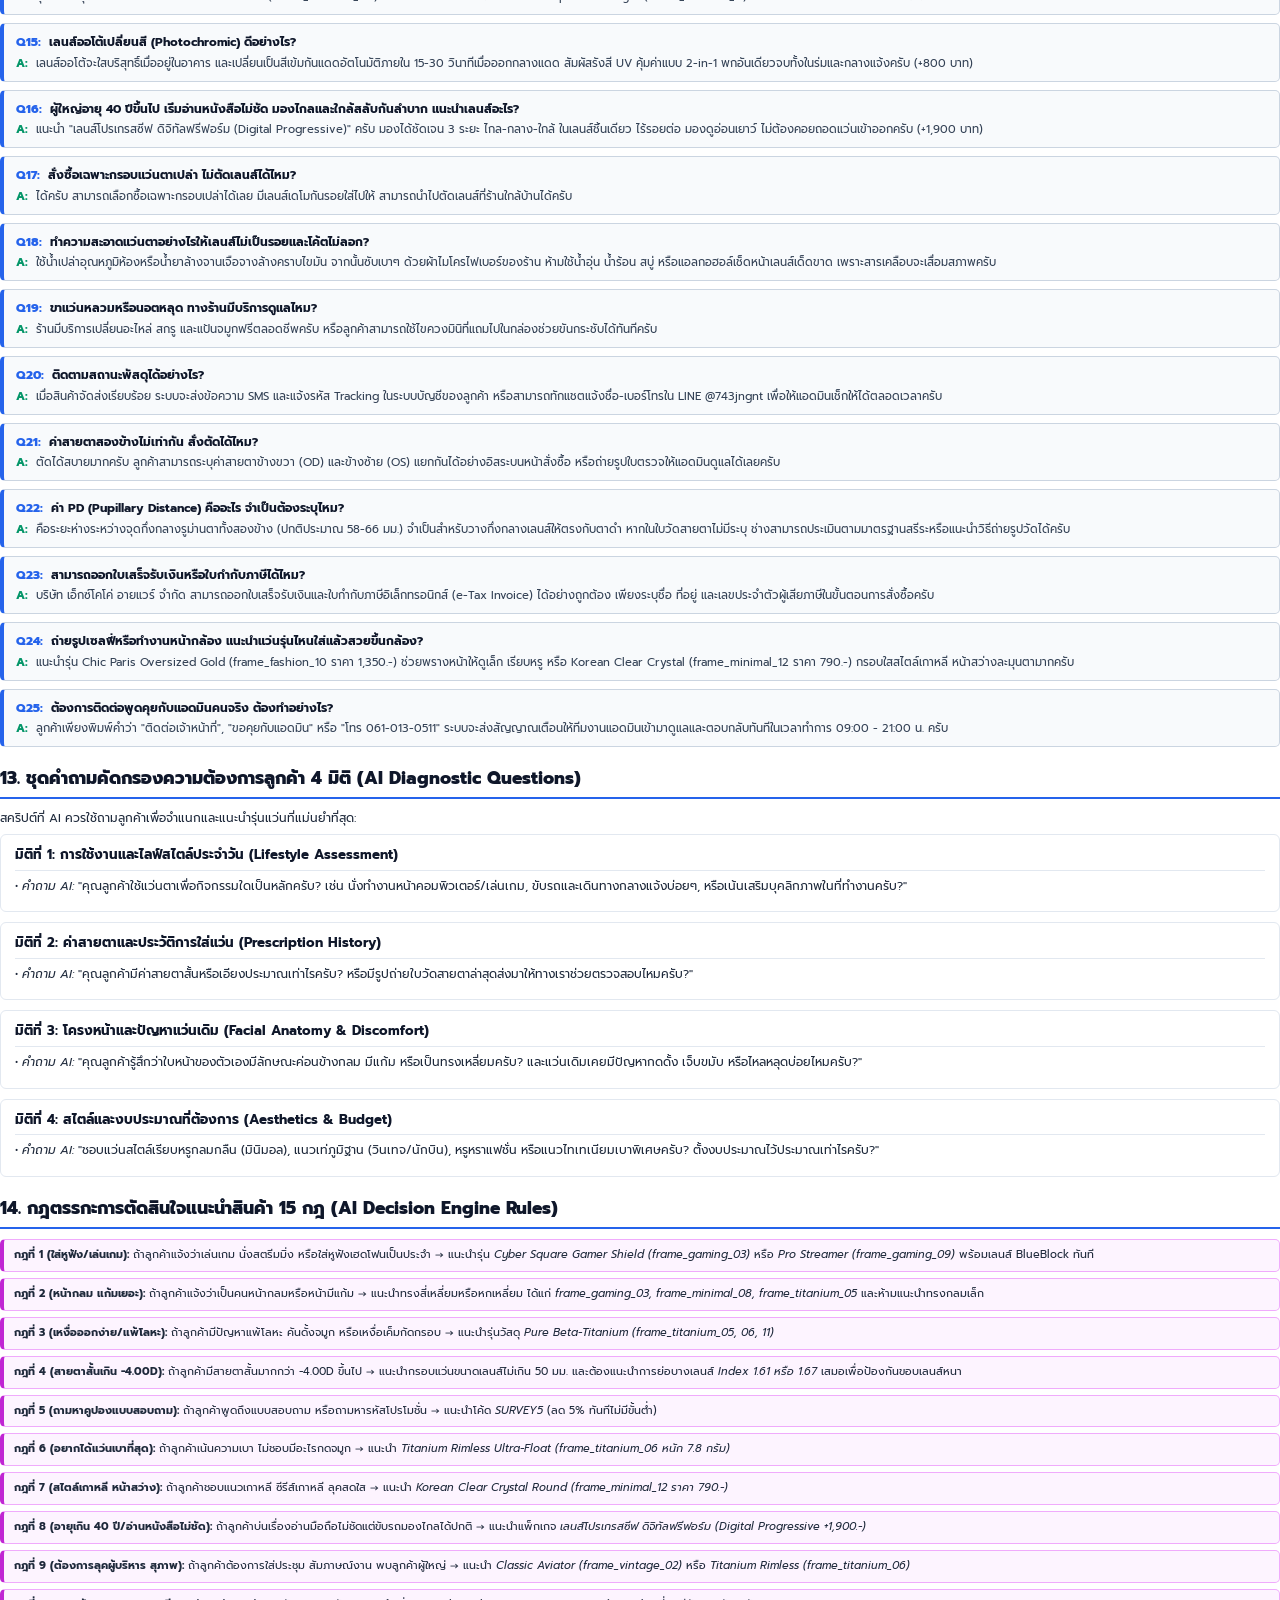
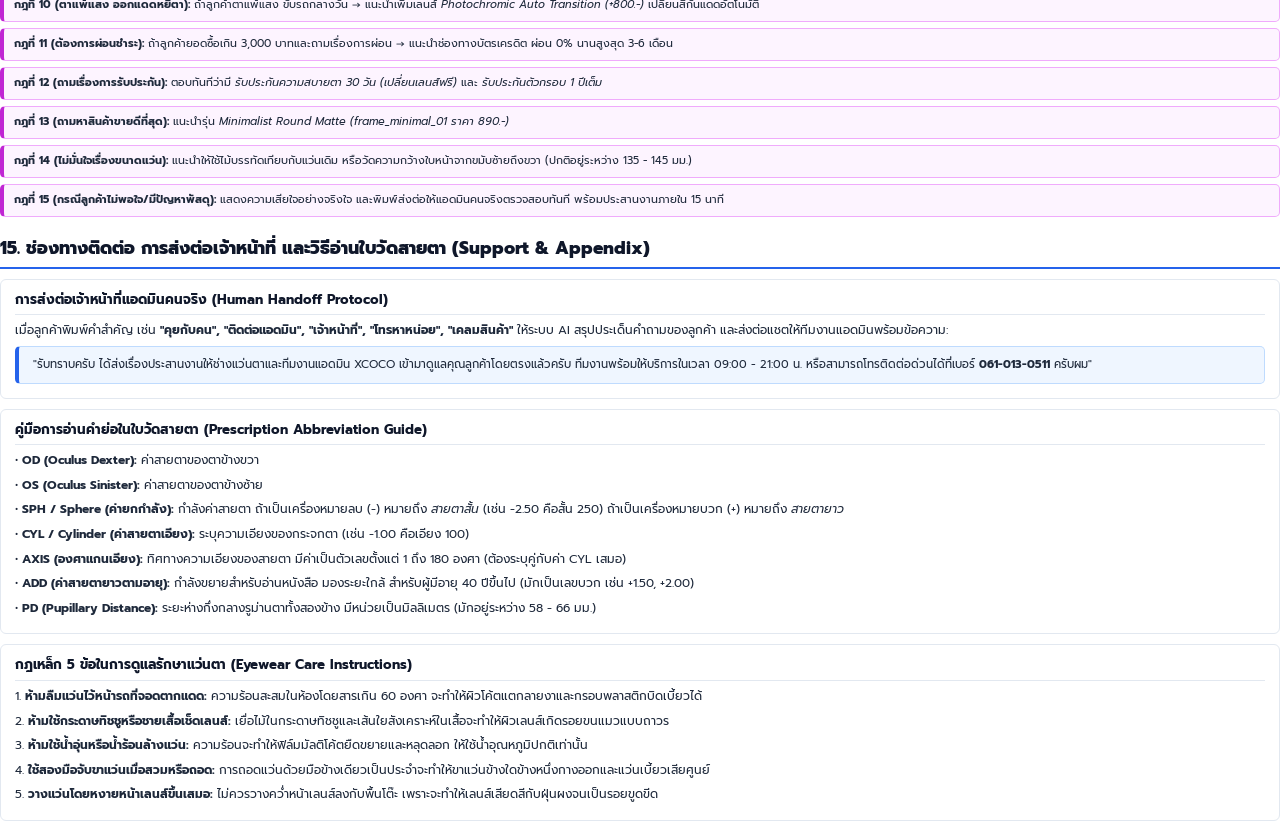
<file: ai_chatbot_knowledge_base.html>
<!DOCTYPE html>
<html lang="th">
<head>
  <meta charset="UTF-8">
  <title>คู่มือและฐานข้อมูล AI Chatbot ฉบับสมบูรณ์ (AI-Friendly Format) - XCOCO Eyewear</title>
  <link rel="preconnect" href="https://fonts.googleapis.com">
  <link rel="preconnect" href="https://fonts.gstatic.com" crossorigin>
  <link href="https://fonts.googleapis.com/css2?family=Prompt:ital,wght@0,300;0,400;0,500;0,600;0,700;0,800;1,400&family=Space+Grotesk:wght@500;700&display=swap" rel="stylesheet">
  <style>
    @page {
      size: A4;
      margin: 12mm 14mm 15mm 14mm;
      @bottom-right {
        content: "หน้า " counter(page);
        font-family: 'Prompt', sans-serif;
        font-size: 8pt;
        color: #64748b;
      }
      @bottom-left {
        content: "XCOCO Eyewear • LINE AI Chatbot Knowledge Base (@743jngnt)";
        font-family: 'Prompt', sans-serif;
        font-size: 8pt;
        color: #94a3b8;
      }
    }

    * {
      box-sizing: border-box;
      -webkit-print-color-adjust: exact !important;
      print-color-adjust: exact !important;
    }

    body {
      font-family: 'Prompt', sans-serif;
      font-size: 9pt;
      line-height: 1.55;
      color: #1e293b;
      background: #ffffff;
      margin: 0;
      padding: 0;
    }

    /* Cover Page */
    .cover-page {
      height: 100vh;
      display: flex;
      flex-direction: column;
      justify-content: space-between;
      page-break-after: always;
      padding: 30px 15px;
    }

    .cover-header {
      border-bottom: 3px solid #0f172a;
      padding-bottom: 20px;
    }

    .cover-brand {
      font-size: 32pt;
      font-weight: 800;
      color: #0f172a;
      letter-spacing: -0.03em;
      margin: 0;
      line-height: 1.1;
    }

    .cover-tagline {
      font-size: 13pt;
      color: #64748b;
      font-weight: 500;
      margin-top: 5px;
    }

    .cover-body {
      margin: 35px 0;
    }

    .cover-title-main {
      font-size: 22pt;
      font-weight: 800;
      color: #0f172a;
      line-height: 1.25;
      margin-bottom: 12px;
    }

    .cover-badge-pill {
      display: inline-block;
      background: #2563eb;
      color: #ffffff;
      font-size: 9pt;
      font-weight: 700;
      padding: 4px 14px;
      border-radius: 9999px;
      margin-bottom: 15px;
      letter-spacing: 0.03em;
    }

    .cover-desc {
      font-size: 10pt;
      color: #475569;
      line-height: 1.6;
      background: #f8fafc;
      border: 1px solid #e2e8f0;
      border-left: 4px solid #2563eb;
      padding: 14px 16px;
      border-radius: 6px;
      margin-bottom: 25px;
    }

    .cover-meta-grid {
      display: flex;
      flex-direction: column;
      gap: 8px;
    }

    .cover-meta-item {
      background: #f1f5f9;
      padding: 9px 14px;
      border-radius: 6px;
      font-size: 9pt;
    }

    .cover-meta-item strong {
      color: #0f172a;
      display: inline-block;
      min-width: 200px;
    }

    .cover-footer {
      border-top: 1px solid #e2e8f0;
      padding-top: 15px;
      font-size: 8pt;
      color: #94a3b8;
      display: flex;
      justify-content: space-between;
    }

    /* Headings & Section Blocks */
    .section-block {
      margin-bottom: 16px;
    }

    .section-title {
      font-size: 13pt;
      font-weight: 800;
      color: #0f172a;
      border-bottom: 2px solid #2563eb;
      padding-bottom: 5px;
      margin: 18px 0 10px 0;
      display: flex;
      align-items: center;
      gap: 6px;
      page-break-after: avoid;
    }

    .section-subtitle {
      font-size: 10pt;
      font-weight: 700;
      color: #1e293b;
      margin: 12px 0 6px 0;
      page-break-after: avoid;
    }

    p, ul, ol {
      margin: 0 0 6px 0;
    }

    ul, ol {
      padding-left: 20px;
    }

    li {
      margin-bottom: 3px;
    }

    /* AI-Friendly Text Cards (No Tables) */
    .card-block {
      background: #ffffff;
      border: 1px solid #e2e8f0;
      border-radius: 6px;
      padding: 10px 14px;
      margin-bottom: 10px;
      page-break-inside: avoid;
    }

    .card-header {
      font-size: 10pt;
      font-weight: 700;
      color: #0f172a;
      border-bottom: 1px solid #e2e8f0;
      padding-bottom: 4px;
      margin-bottom: 6px;
      display: flex;
      justify-content: space-between;
      align-items: center;
    }

    .card-header .badge {
      background: #e0f2fe;
      color: #0284c7;
      font-size: 7.5pt;
      font-weight: 700;
      padding: 2px 8px;
      border-radius: 4px;
    }

    .key-value-list {
      display: flex;
      flex-direction: column;
      gap: 4px;
      font-size: 8.5pt;
    }

    .kv-row {
      display: flex;
      align-items: flex-start;
      line-height: 1.5;
    }

    .kv-label {
      font-weight: 700;
      color: #334155;
      min-width: 140px;
      flex-shrink: 0;
    }

    .kv-value {
      color: #0f172a;
      flex-grow: 1;
    }

    /* Q&A Cards specifically formatted for LINE AI auto-extraction */
    .qa-card {
      background: #f8fafc;
      border: 1px solid #cbd5e1;
      border-left: 4px solid #2563eb;
      border-radius: 5px;
      padding: 9px 12px;
      margin-bottom: 8px;
      page-break-inside: avoid;
    }

    .qa-q {
      font-size: 9pt;
      font-weight: 700;
      color: #0f172a;
      margin-bottom: 3px;
    }

    .qa-q span {
      color: #2563eb;
      font-weight: 800;
      margin-right: 4px;
    }

    .qa-a {
      font-size: 8.5pt;
      color: #334155;
      line-height: 1.5;
    }

    .qa-a span {
      color: #059669;
      font-weight: 800;
      margin-right: 4px;
    }

    /* Callouts */
    .callout-box {
      background: #f0fdf4;
      border: 1px solid #bbf7d0;
      border-left: 4px solid #16a34a;
      padding: 9px 14px;
      border-radius: 5px;
      margin: 8px 0 12px 0;
      font-size: 8.5pt;
    }

    .callout-info {
      background: #eff6ff;
      border: 1px solid #bfdbfe;
      border-left: 4px solid #2563eb;
      padding: 9px 14px;
      border-radius: 5px;
      margin: 8px 0 12px 0;
      font-size: 8.5pt;
    }

    .rule-card {
      background: #fdf4ff;
      border: 1px solid #f0abfc;
      border-left: 4px solid #c026d3;
      border-radius: 5px;
      padding: 7px 10px;
      margin-bottom: 6px;
      font-size: 8.2pt;
      page-break-inside: avoid;
    }

    .code-tag {
      font-family: 'Space Grotesk', monospace;
      font-weight: 700;
      background: #e2e8f0;
      padding: 1px 5px;
      border-radius: 3px;
      font-size: 8pt;
      color: #0f172a;
    }

    .page-break {
      page-break-before: always;
    }

    .toc-list {
      list-style: none;
      padding-left: 0;
    }

    .toc-item {
      display: flex;
      justify-content: space-between;
      border-bottom: 1px dotted #cbd5e1;
      padding: 4px 0;
      font-size: 8.8pt;
    }

    .toc-item span:first-child {
      font-weight: 600;
    }
  </style>
</head>
<body>

  <!-- ==================== COVER PAGE ==================== -->
  <div class="cover-page">
    <div class="cover-header">
      <div class="cover-brand">XCOCO EYEWEAR</div>
      <div class="cover-tagline">เห็นชัด ในแบบของคุณ • Handcrafted Accuracy & Digital Eyecare</div>
    </div>

    <div class="cover-body">
      <span class="cover-badge-pill">LINE BUSINESS AI CHATBOT KNOWLEDGE BASE (TEXT-STREAM EDITION)</span>
      <div class="cover-title-main">คู่มือและฐานข้อมูลองค์ความรู้ AI Chatbot<br>ระบบถาม-ตอบอัตโนมัติประจำร้านแว่นตาออนไลน์</div>
      
      <div class="cover-desc">
        <strong>คำชี้แจงโครงสร้างเอกสาร:</strong> เอกสารฉบับนี้ถูกเรียบเรียงให้อยู่ในรูปแบบ <strong>ข้อความเชิงลำดับ (Text Stream), บล็อกข้อมูลคุณลักษณะ (Structured Cards) และคู่คำถาม-คำตอบ (Question & Answer Pairs) โดยไม่มีตาราง (Zero-Table Architecture)</strong> เพื่อให้ระบบ AI Chatbot ของ LINE Official Account (@743jngnt) สามารถประมวลผลข้อความ สร้างชุดคำตอบอัตโนมัติ และสกัดเป็น FAQ ได้อย่างแม่นยำ 100% ปราศจากปัญหาคอลัมน์ซ้อนทับหรือข้อความตกหล่น
      </div>

      <div class="cover-meta-grid">
        <div class="cover-meta-item">
          <strong>🏢 ชื่อสถานประกอบการ / ร้านค้า:</strong> บริษัท เอ็กซ์โคโค่ อายแวร์ จำกัด (XCOCO Eyewear Co., Ltd.)
        </div>
        <div class="cover-meta-item">
          <strong>📱 LINE Official Account ID:</strong> @743jngnt (ฝ่ายบริการลูกค้าและแนะนำเลนส์สายตา)
        </div>
        <div class="cover-meta-item">
          <strong>🌐 เว็บไซต์สั่งซื้อและลองแว่น 3D:</strong> https://thaweechai456.github.io/eye/
        </div>
        <div class="cover-meta-item">
          <strong>⚙️ รูปแบบไฟล์และวัตถุประสงค์:</strong> เอกสารชุดฝึกอบรม AI (Training Knowledge Base & FAQ Engine)
        </div>
        <div class="cover-meta-item">
          <strong>📅 ปีและเวอร์ชันของเอกสาร:</strong> Version 3.0 (No-Table Streamlined) • ประจำปี 2569 / 2026
        </div>
      </div>
    </div>

    <div class="cover-footer">
      <span>จัดทำโดยทีมพัฒนาระบบดิจิทัลและการจัดการสายตา XCOCO Eyewear</span>
      <span>สงวนลิขสิทธิ์ © 2026 XCOCO Eyewear All Rights Reserved</span>
    </div>
  </div>

  <!-- ==================== TABLE OF CONTENTS ==================== -->
  <div class="section-block">
    <div class="section-title">สารบัญโครงสร้างเอกสาร (Table of Contents)</div>
    <ul class="toc-list">
      <li class="toc-item"><span>1. ข้อมูลทั่วไปของร้านและปรัชญาธุรกิจ (General Business & Philosophy)</span> <span>หมวดที่ 1</span></li>
      <li class="toc-item"><span>2. แคตตาล็อกสินค้าครบทั้ง 12 รุ่นแบบเจาะลึก (Complete 12 Eyewear Catalog)</span> <span>หมวดที่ 2</span></li>
      <li class="toc-item"><span>3. คัมภีร์เทคโนโลยีเลนส์สายตาและการเคลือบผิว (Optical Lens & Coating Guide)</span> <span>หมวดที่ 3</span></li>
      <li class="toc-item"><span>4. การจัดหมวดหมู่สินค้าตามไลฟ์สไตล์ (Product Categorization)</span> <span>หมวดที่ 4</span></li>
      <li class="toc-item"><span>5. คู่มือวิเคราะห์สรีระรูปหน้าและทรงแว่นที่เหมาะสม (Facial Ergonomics & Styling)</span> <span>หมวดที่ 5</span></li>
      <li class="toc-item"><span>6. คุณสมบัติวัสดุกรอบแว่นเชิงเปรียบเทียบ (Eyewear Material Specifications)</span> <span>หมวดที่ 6</span></li>
      <li class="toc-item"><span>7. โครงสร้างโปรโมชั่น คูปองส่วนลด และระบบสมาชิก VIP (Promotions & VIP Tiers)</span> <span>หมวดที่ 7</span></li>
      <li class="toc-item"><span>8. แผนผังกระบวนการสั่งตัดและจัดส่ง 6 ขั้นตอน (Order Fulfillment Workflow)</span> <span>หมวดที่ 8</span></li>
      <li class="toc-item"><span>9. ระบบการเงินและช่องทางการชำระเงิน (Financial & Payment Options)</span> <span>หมวดที่ 9</span></li>
      <li class="toc-item"><span>10. นโยบายการขนส่ง การแพ็กเกจจิ้ง และอุปกรณ์ในกล่อง (Logistics & Packaging)</span> <span>หมวดที่ 10</span></li>
      <li class="toc-item"><span>11. การรับประกันความสบายตา 30 วัน และเงื่อนไขการเคลม (Warranty & Claims)</span> <span>หมวดที่ 11</span></li>
      <li class="toc-item"><span>12. คลังชุดคำถาม-คำตอบยอดนิยม 35 ข้อ (Master FAQ 35 Pairs)</span> <span>หมวดที่ 12</span></li>
      <li class="toc-item"><span>13. ชุดคำถามคัดกรองความต้องการลูกค้า 4 มิติ (AI Diagnostic Questions)</span> <span>หมวดที่ 13</span></li>
      <li class="toc-item"><span>14. กฎตรรกะการตัดสินใจแนะนำสินค้า 15 กฎ (AI Decision Engine Rules)</span> <span>หมวดที่ 14</span></li>
      <li class="toc-item"><span>15. ช่องทางติดต่อ การส่งต่อเจ้าหน้าที่ และวิธีอ่านใบวัดสายตา (Support & Appendix)</span> <span>หมวดที่ 15</span></li>
    </ul>
  </div>

  <div class="page-break"></div>

  <!-- หมวด 1: ข้อมูลทั่วไปของร้าน/ธุรกิจ -->
  <div class="section-block">
    <div class="section-title">1. ข้อมูลทั่วไปของร้านและปรัชญาธุรกิจ (General Business & Philosophy)</div>

    <div class="card-block">
      <div class="card-header">
        <span>ข้อมูลสถานประกอบการและแบรนด์</span>
        <span class="badge">Brand Identity</span>
      </div>
      <div class="key-value-list">
        <div class="kv-row">
          <div class="kv-label">• ชื่อแบรนด์ภาษาไทย:</div>
          <div class="kv-value">เอ็กซ์โคโค่ อายแวร์</div>
        </div>
        <div class="kv-row">
          <div class="kv-label">• ชื่อแบรนด์ภาษาอังกฤษ:</div>
          <div class="kv-value">XCOCO Eyewear (XCOCO Eyewear Co., Ltd.)</div>
        </div>
        <div class="kv-row">
          <div class="kv-label">• สโลแกนประจำร้าน:</div>
          <div class="kv-value">"เห็นชัด ในแบบของคุณ" (See Clearly, Live Authentically)</div>
        </div>
        <div class="kv-row">
          <div class="kv-label">• ประเภทธุรกิจ:</div>
          <div class="kv-value">ร้านแว่นตาแฟชั่นออนไลน์ และศูนย์ตรวจประกอบเลนส์สายตาระบบดิจิทัลแล็บ (Digital Prescription Lab)</div>
        </div>
        <div class="kv-row">
          <div class="kv-label">• วิสัยทัศน์ของร้าน:</div>
          <div class="kv-value">ส่งมอบแว่นตาคุณภาพพรีเมียม เลนส์ตรงตามค่าสายตาแท้จริง สวมใส่สบายตลอดทั้งวัน ในราคาที่คุ้มค่าและเข้าถึงง่าย</div>
        </div>
        <div class="kv-row">
          <div class="kv-label">• เทคโนโลยีห้องแล็บ:</div>
          <div class="kv-value">เครื่องเจียระไนเลนส์ระบบอัตโนมัติ Essilor Delta 3D ความแม่นยำสูงระดับไมครอน ควบคุมโดยทีมช่างแว่นตาผู้เชี่ยวชาญกว่า 10 ปี</div>
        </div>
        <div class="kv-row">
          <div class="kv-label">• ที่อยู่สำนักงานและห้องแล็บ:</div>
          <div class="kv-value">บริษัท เอ็กซ์โคโค่ อายแวร์ จำกัด เลขที่ 123/45 ถนนนวมินทร์ แขวงคลองกุ่ม เขตบึงกุ่ม กรุงเทพมหานคร 10240</div>
        </div>
      </div>
    </div>

    <div class="card-block">
      <div class="card-header">
        <span>เวลาเปิดทำการและช่องทางการติดต่อ</span>
        <span class="badge">Operating & Contacts</span>
      </div>
      <div class="key-value-list">
        <div class="kv-row">
          <div class="kv-label">• ระบบสั่งซื้อและ AI Chatbot:</div>
          <div class="kv-value">เปิดให้บริการสั่งซื้อ สอบถาม และวิเคราะห์ทรงแว่นตลอด 24 ชั่วโมง ทุกวัน ไม่มีวันหยุด</div>
        </div>
        <div class="kv-row">
          <div class="kv-label">• ทีมแอดมินและช่างแว่นตา:</div>
          <div class="kv-value">พร้อมให้คำปรึกษาและตรวจสอบค่าสายตาแบบเจาะลึก ทุกวันจันทร์ - อาทิตย์ เวลา 09:00 - 21:00 น.</div>
        </div>
        <div class="kv-row">
          <div class="kv-label">• LINE Official Account:</div>
          <div class="kv-value">ID: @743jngnt (ช่องทางหลักในการติดต่อ สั่งตัดเลนส์ ส่งรูปใบวัดสายตา และรับสิทธิพิเศษ)</div>
        </div>
        <div class="kv-row">
          <div class="kv-label">• เบอร์โทรศัพท์ฝ่ายบริการ:</div>
          <div class="kv-value">061-013-0511</div>
        </div>
        <div class="kv-row">
          <div class="kv-label">• อีเมลฝ่ายสนับสนุน:</div>
          <div class="kv-value">support@xcoco-eyewear.com</div>
        </div>
        <div class="kv-row">
          <div class="kv-label">• เว็บไซต์หลักสำหรับสั่งซื้อ:</div>
          <div class="kv-value">https://thaweechai456.github.io/eye/</div>
        </div>
      </div>
    </div>

    <div class="callout-box">
      <strong>4 จุดเด่นสำคัญของร้าน XCOCO Eyewear ที่ทำให้ลูกค้าประทับใจ:</strong><br>
      1. <strong>ระบบลองแว่น 3D เสมือนจริง:</strong> ดูมุมมองแว่นรอบทิศทาง 360 องศาบนหน้าเว็บได้ทันทีก่อนตัดสินใจซื้อ<br>
      2. <strong>รับประกันความสบายตา 30 วัน:</strong> หากใส่แล้วมึนหัว พื้นลอย ไม่สบายตา ช่างปรับค่าสายตาและเปลี่ยนเลนส์ใหม่ให้ฟรี<br>
      3. <strong>ประกอบไว จัดส่งฟรีทั่วประเทศ:</strong> ตัดเลนส์และประกอบเสร็จภายใน 1-2 วันทำการ ส่งพัสดุด่วนถึงหน้าบ้านฟรีทุกชิ้น<br>
      4. <strong>ชุดกล่องพรีเมียมครบเซต:</strong> ได้รับกล่องหนังกันกระแทก ซองพกพา ผ้าเช็ดไมโครไฟเบอร์ ไขควงมินิ และบัตรรับประกัน
    </div>
  </div>

  <div class="page-break"></div>

  <!-- หมวด 2: ข้อมูลสินค้าครบทั้ง 12 รุ่น -->
  <div class="section-block">
    <div class="section-title">2. แคตตาล็อกสินค้าครบทั้ง 12 รุ่นและสเปกละเอียด (Complete 12 Eyewear Catalog)</div>
    <p>ข้อมูลคุณลักษณะ สัดส่วน วัสดุ และจุดเด่นของกรอบแว่นตาแต่ละรุ่น จัดรูปแบบให้ AI สามารถสร้างชุดคำตอบแนะนำสินค้าได้ทันที:</p>

    <!-- รุ่น 1 -->
    <div class="card-block">
      <div class="card-header">
        <span>รุ่นที่ 1: Minimalist Round Matte (รหัสสินค้า: frame_minimal_01)</span>
        <span class="badge">🔥 ขายดีอันดับ 1</span>
      </div>
      <div class="key-value-list">
        <div class="kv-row"><div class="kv-label">• ชื่อสินค้า:</div><div class="kv-value">Minimalist Round Matte (มินิมอลลิสต์ ราวด์ แมตต์)</div></div>
        <div class="kv-row"><div class="kv-label">• หมวดหมู่สินค้า:</div><div class="kv-value">สไตล์มินิมอล (Minimal Korean Eyewear)</div></div>
        <div class="kv-row"><div class="kv-label">• ราคาโปรโมชั่น:</div><div class="kv-value"><strong>890 บาท</strong> (ราคาปกติ 1,290 บาท ประหยัด 400 บาท)</div></div>
        <div class="kv-row"><div class="kv-label">• วัสดุตัวกรอบ:</div><div class="kv-value">Swiss TR90 Polymer เกรดการแพทย์ ผิวสัมผัสแบบด้าน (Matte Finish)</div></div>
        <div class="kv-row"><div class="kv-label">• น้ำหนักกรอบ:</div><div class="kv-value"><strong>12.0 กรัม</strong> (เบาพิเศษ ไม่กดทับดั้งจมูก)</div></div>
        <div class="kv-row"><div class="kv-label">• สัดส่วนขนาดกรอบ:</div><div class="kv-value">ความกว้างเลนส์ 49 มม. • สะพานจมูก 18 มม. • ความยาวขาแว่น 140 มม.</div></div>
        <div class="kv-row"><div class="kv-label">• ตัวเลือกสี:</div><div class="kv-value">ดำด้าน (Matte Black), เทาหมอก (Smoky Grey), ชาโปร่งใส (Clear Tea)</div></div>
        <div class="kv-row"><div class="kv-label">• เหมาะสำหรับรูปหน้า:</div><div class="kv-value">หน้ารูปไข่, หน้าเหลี่ยม, หน้ารูปหัวใจ (ช่วยให้ใบหน้าดูซอฟต์ลง)</div></div>
        <div class="kv-row"><div class="kv-label">• จุดเด่นที่ AI ควรตอบ:</div><div class="kv-value">กรอบกลมสไตล์เกาหลี เรียบง่าย เข้าได้กับทุกชุด น้ำหนักเบาใส่สบายตลอดวัน</div></div>
      </div>
    </div>

    <!-- รุ่น 2 -->
    <div class="card-block">
      <div class="card-header">
        <span>รุ่นที่ 2: Classic Aviator Pilot (รหัสสินค้า: frame_vintage_02)</span>
        <span class="badge">ยอดนิยม เหนือกาลเวลา</span>
      </div>
      <div class="key-value-list">
        <div class="kv-row"><div class="kv-label">• ชื่อสินค้า:</div><div class="kv-value">Classic Aviator Pilot (คลาสสิก เอวิเอเตอร์ ไพลอต)</div></div>
        <div class="kv-row"><div class="kv-label">• หมวดหมู่สินค้า:</div><div class="kv-value">วินเทจ / คลาสสิก (Vintage Fashion Eyewear)</div></div>
        <div class="kv-row"><div class="kv-label">• ราคาโปรโมชั่น:</div><div class="kv-value"><strong>1,190 บาท</strong> (ราคาปกติ 1,590 บาท ประหยัด 400 บาท)</div></div>
        <div class="kv-row"><div class="kv-label">• วัสดุตัวกรอบ:</div><div class="kv-value">Stainless Steel เกรด 304 ชุบสีแบบไมครอน ทนเหงื่อ ไม่ลอก</div></div>
        <div class="kv-row"><div class="kv-label">• น้ำหนักกรอบ:</div><div class="kv-value"><strong>16.8 กรัม</strong></div></div>
        <div class="kv-row"><div class="kv-label">• สัดส่วนขนาดกรอบ:</div><div class="kv-value">ความกว้างเลนส์ 55 มม. • สะพานจมูก 15 มม. • ความยาวขาแว่น 145 มม.</div></div>
        <div class="kv-row"><div class="kv-label">• ตัวเลือกสี:</div><div class="kv-value">ทองคลาสสิก (Classic Gold), เงินเงา (Shining Silver), ดำด้าน (Gunmetal)</div></div>
        <div class="kv-row"><div class="kv-label">• เหมาะสำหรับรูปหน้า:</div><div class="kv-value">หน้ารูปไข่, หน้าเหลี่ยม, หน้ารูปยาว (ช่วยเพิ่มความสมดุลให้โครงหน้า)</div></div>
        <div class="kv-row"><div class="kv-label">• จุดเด่นที่ AI ควรตอบ:</div><div class="kv-value">ทรงนักบินสะพานคู่สไตล์ท็อปกัน เสริมลุคเท่ สมาร์ต ดูภูมิฐานและมีรสนิยม</div></div>
      </div>
    </div>

    <!-- รุ่น 3 -->
    <div class="card-block">
      <div class="card-header">
        <span>รุ่นที่ 3: Cyber Square Gamer Shield (รหัสสินค้า: frame_gaming_03)</span>
        <span class="badge">💻 แนะนำสำหรับสายหน้าจอ</span>
      </div>
      <div class="key-value-list">
        <div class="kv-row"><div class="kv-label">• ชื่อสินค้า:</div><div class="kv-value">Cyber Square Gamer Shield (ไซเบอร์ สแควร์ เกมเมอร์ ชิลด์)</div></div>
        <div class="kv-row"><div class="kv-label">• หมวดหมู่สินค้า:</div><div class="kv-value">เกมมิ่ง & กรองแสงคอมพิวเตอร์ (Gaming & BlueBlock)</div></div>
        <div class="kv-row"><div class="kv-label">• ราคาโปรโมชั่น:</div><div class="kv-value"><strong>990 บาท</strong> (ราคาปกติ 1,450 บาท ประหยัด 460 บาท)</div></div>
        <div class="kv-row"><div class="kv-label">• วัสดุตัวกรอบ:</div><div class="kv-value">Swiss TR90 + Stainless Steel แกนในขา ยืดหยุ่นทนทาน</div></div>
        <div class="kv-row"><div class="kv-label">• น้ำหนักกรอบ:</div><div class="kv-value"><strong>13.5 กรัม</strong></div></div>
        <div class="kv-row"><div class="kv-label">• สัดส่วนขนาดกรอบ:</div><div class="kv-value">ความกว้างเลนส์ 53 มม. • สะพานจมูก 17 มม. • ความยาวขาแว่น 142 มม.</div></div>
        <div class="kv-row"><div class="kv-label">• ตัวเลือกสี:</div><div class="kv-value">ดำตัดฟ้านีออน (Cyber Neon Black), ดำล้วน (Stealth Black)</div></div>
        <div class="kv-row"><div class="kv-label">• เหมาะสำหรับรูปหน้า:</div><div class="kv-value">หน้ากลม, หน้ารูปไข่, หน้ารูปหัวใจ</div></div>
        <div class="kv-row"><div class="kv-label">• จุดเด่นที่ AI ควรตอบ:</div><div class="kv-value">ขาแว่นออกแบบแบนบางพิเศษ ใส่ร่วมกับเฮดโฟนหรือหูฟังเกมมิ่งได้โดยไม่กดทับขมับ เหมาะกับโปรแกรมเมอร์และสตรีมเมอร์</div></div>
      </div>
    </div>

    <!-- รุ่น 4 -->
    <div class="card-block">
      <div class="card-header">
        <span>รุ่นที่ 4: Cat-Eye Sleek Luxury (รหัสสินค้า: frame_fashion_04)</span>
        <span class="badge">✨ คอลเลกชันใหม่ สายแฟชั่น</span>
      </div>
      <div class="key-value-list">
        <div class="kv-row"><div class="kv-label">• ชื่อสินค้า:</div><div class="kv-value">Cat-Eye Sleek Luxury (แคทอาย สลีค ลักชูรี่)</div></div>
        <div class="kv-row"><div class="kv-label">• หมวดหมู่สินค้า:</div><div class="kv-value">สายแฟชั่นโดดเด่น (Fashion Statement)</div></div>
        <div class="kv-row"><div class="kv-label">• ราคาโปรโมชั่น:</div><div class="kv-value"><strong>1,290 บาท</strong> (ราคาปกติ 1,890 บาท ประหยัด 600 บาท)</div></div>
        <div class="kv-row"><div class="kv-label">• วัสดุตัวกรอบ:</div><div class="kv-value">High-Density Acetate ขัดเงาแบบมือช่าง พร้อมแกนโลหะทองดามขา</div></div>
        <div class="kv-row"><div class="kv-label">• น้ำหนักกรอบ:</div><div class="kv-value"><strong>18.5 กรัม</strong> (น้ำหนักดี ทรงตัวเกาะใบหน้าแน่น)</div></div>
        <div class="kv-row"><div class="kv-label">• สัดส่วนขนาดกรอบ:</div><div class="kv-value">ความกว้างเลนส์ 52 มม. • สะพานจมูก 16 มม. • ความยาวขาแว่น 142 มม.</div></div>
        <div class="kv-row"><div class="kv-label">• ตัวเลือกสี:</div><div class="kv-value">ดำขอบทอง (Onyx Black & Gold), ลายกระวินเทจ (Havana Tortoise)</div></div>
        <div class="kv-row"><div class="kv-label">• เหมาะสำหรับรูปหน้า:</div><div class="kv-value">หน้ากลม, หน้าเหลี่ยม, หน้ารูปไข่ (มุมแว่นยกเฉียงช่วยยกกระชับกรอบหน้า)</div></div>
        <div class="kv-row"><div class="kv-label">• จุดเด่นที่ AI ควรตอบ:</div><div class="kv-value">ทรงตาแมวยกมุมเสริมเสน่ห์และความเฉี่ยว ปรับรูปหน้าให้ดูเรียว V-Shape ทันทีที่สวมใส่</div></div>
      </div>
    </div>

    <!-- รุ่น 5 -->
    <div class="card-block">
      <div class="card-header">
        <span>รุ่นที่ 5: Titanium Hexagon Slim (รหัสสินค้า: frame_titanium_05)</span>
        <span class="badge">🪶 ไทเทเนียมเบาพิเศษ</span>
      </div>
      <div class="key-value-list">
        <div class="kv-row"><div class="kv-label">• ชื่อสินค้า:</div><div class="kv-value">Titanium Hexagon Slim (ไทเทเนียม เฮกซากอน สลิม)</div></div>
        <div class="kv-row"><div class="kv-label">• หมวดหมู่สินค้า:</div><div class="kv-value">ไทเทเนียมพรีเมียม (Ultra-Light Titanium)</div></div>
        <div class="kv-row"><div class="kv-label">• ราคาโปรโมชั่น:</div><div class="kv-value"><strong>1,390 บาท</strong> (ราคาปกติ 1,990 บาท ประหยัด 600 บาท)</div></div>
        <div class="kv-row"><div class="kv-label">• วัสดุตัวกรอบ:</div><div class="kv-value">Japanese Beta-Titanium แท้ 100% ยืดหยุ่น บิดงอคืนรูปได้</div></div>
        <div class="kv-row"><div class="kv-label">• น้ำหนักกรอบ:</div><div class="kv-value"><strong>9.8 กรัม</strong> (เบาระดับขนนก ใส่เหมือนไม่ได้ใส่)</div></div>
        <div class="kv-row"><div class="kv-label">• สัดส่วนขนาดกรอบ:</div><div class="kv-value">ความกว้างเลนส์ 50 มม. • สะพานจมูก 19 มม. • ความยาวขาแว่น 145 มม.</div></div>
        <div class="kv-row"><div class="kv-label">• ตัวเลือกสี:</div><div class="kv-value">โรสโกลด์ (Rose Gold), เงินเมทัลลิก (Silver Chrome), ดำด้าน (Matte Black)</div></div>
        <div class="kv-row"><div class="kv-label">• เหมาะสำหรับรูปหน้า:</div><div class="kv-value">หน้ากลม, หน้ารูปไข่, หน้ารูปหัวใจ</div></div>
        <div class="kv-row"><div class="kv-label">• จุดเด่นที่ AI ควรตอบ:</div><div class="kv-value">ทรงหกเหลี่ยมโมเดิร์น ไม่ซ้ำใคร ผลิตจากเบต้าไทเทเนียมแท้ ทนเหงื่อ ไม่ลอก ไม่ระคายเคืองผิวแพ้ง่าย</div></div>
      </div>
    </div>

    <!-- รุ่น 6 -->
    <div class="card-block">
      <div class="card-header">
        <span>รุ่นที่ 6: Titanium Rimless Ultra-Float (รหัสสินค้า: frame_titanium_06)</span>
        <span class="badge">💎 ไร้กรอบหรู ระดับผู้บริหาร</span>
      </div>
      <div class="key-value-list">
        <div class="kv-row"><div class="kv-label">• ชื่อสินค้า:</div><div class="kv-value">Titanium Rimless Ultra-Float (ไทเทเนียม ริมเลส อัลตรา-โฟลต)</div></div>
        <div class="kv-row"><div class="kv-label">• หมวดหมู่สินค้า:</div><div class="kv-value">ไทเทเนียมพรีเมียม (Ultra-Light Titanium)</div></div>
        <div class="kv-row"><div class="kv-label">• ราคาโปรโมชั่น:</div><div class="kv-value"><strong>1,590 บาท</strong> (ราคาปกติ 2,290 บาท ประหยัด 700 บาท)</div></div>
        <div class="kv-row"><div class="kv-label">• วัสดุตัวกรอบ:</div><div class="kv-value">Pure Beta-Titanium Bridge & Temples ไร้ขอบรอบเลนส์</div></div>
        <div class="kv-row"><div class="kv-label">• น้ำหนักกรอบ:</div><div class="kv-value"><strong>7.8 กรัม</strong> (กรอบที่เบาที่สุดในร้าน XCOCO)</div></div>
        <div class="kv-row"><div class="kv-label">• สัดส่วนขนาดกรอบ:</div><div class="kv-value">ความกว้างเลนส์ 52 มม. • สะพานจมูก 17 มม. • ความยาวขาแว่น 142 มม.</div></div>
        <div class="kv-row"><div class="kv-label">• ตัวเลือกสี:</div><div class="kv-value">เงินแพลทินัม (Platinum Silver), ทองคำขาว (White Gold)</div></div>
        <div class="kv-row"><div class="kv-label">• เหมาะสำหรับรูปหน้า:</div><div class="kv-value">เหมาะกับทุกรูปหน้า โดยเฉพาะหน้ารูปไข่และหน้าเหลี่ยม</div></div>
        <div class="kv-row"><div class="kv-label">• จุดเด่นที่ AI ควรตอบ:</div><div class="kv-value">ดีไซน์ไร้กรอบมองทะลุเห็นดวงตาชัดเจน ให้ลุคสุภาพ ภูมิฐาน โปร่งสบายตา เหมาะกับการเจรจาธุรกิจและประชุมทางการ</div></div>
      </div>
    </div>

    <!-- รุ่น 7 -->
    <div class="card-block">
      <div class="card-header">
        <span>รุ่นที่ 7: Tortoiseshell Heritage Round (รหัสสินค้า: frame_vintage_07)</span>
        <span class="badge">🍂 คลาสสิก ย้อนยุค</span>
      </div>
      <div class="key-value-list">
        <div class="kv-row"><div class="kv-label">• ชื่อสินค้า:</div><div class="kv-value">Tortoiseshell Heritage Round (ทอร์โทสเชลล์ เฮอริเทจ ราวด์)</div></div>
        <div class="kv-row"><div class="kv-label">• หมวดหมู่สินค้า:</div><div class="kv-value">วินเทจ / คลาสสิก (Vintage Fashion Eyewear)</div></div>
        <div class="kv-row"><div class="kv-label">• ราคาโปรโมชั่น:</div><div class="kv-value"><strong>1,250 บาท</strong> (ราคาปกติ 1,690 บาท ประหยัด 440 บาท)</div></div>
        <div class="kv-row"><div class="kv-label">• วัสดุตัวกรอบ:</div><div class="kv-value">Italian Mazzucchelli Cellulose Acetate ลวดลายกระธรรมชาติเฉพาะตัว</div></div>
        <div class="kv-row"><div class="kv-label">• น้ำหนักกรอบ:</div><div class="kv-value"><strong>19.2 กรัม</strong></div></div>
        <div class="kv-row"><div class="kv-label">• สัดส่วนขนาดกรอบ:</div><div class="kv-value">ความกว้างเลนส์ 48 มม. • สะพานจมูก 20 มม. • ความยาวขาแว่น 145 มม.</div></div>
        <div class="kv-row"><div class="kv-label">• ตัวเลือกสี:</div><div class="kv-value">ลายกระสีอำพัน (Amber Tortoise), ลายกระสีน้ำตาลเข้ม (Dark Havana)</div></div>
        <div class="kv-row"><div class="kv-label">• เหมาะสำหรับรูปหน้า:</div><div class="kv-value">หน้าเหลี่ยม, หน้ารูปไข่, หน้ารูปหัวใจ</div></div>
        <div class="kv-row"><div class="kv-label">• จุดเด่นที่ AI ควรตอบ:</div><div class="kv-value">กรอบอะซิเตทลายกระระดับไฮเอนด์ ลวดลายเป็นเอกลักษณ์เฉพาะชิ้น สไตล์หนุ่มสาวลอนดอนคลาสสิก</div></div>
      </div>
    </div>

    <!-- รุ่น 8 -->
    <div class="card-block">
      <div class="card-header">
        <span>รุ่นที่ 8: Nordic Matte Black Rectangle (รหัสสินค้า: frame_minimal_08)</span>
        <span class="badge">🖤 เรียบหรู สแกนดิเนเวีย</span>
      </div>
      <div class="key-value-list">
        <div class="kv-row"><div class="kv-label">• ชื่อสินค้า:</div><div class="kv-value">Nordic Matte Black Rectangle (นอร์ดิก แมตต์ แบล็ก เรคแทนเกิล)</div></div>
        <div class="kv-row"><div class="kv-label">• หมวดหมู่สินค้า:</div><div class="kv-value">สไตล์มินิมอล (Minimal Korean Eyewear)</div></div>
        <div class="kv-row"><div class="kv-label">• ราคาโปรโมชั่น:</div><div class="kv-value"><strong>890 บาท</strong> (ราคาปกติ 1,350 บาท ประหยัด 460 บาท)</div></div>
        <div class="kv-row"><div class="kv-label">• วัสดุตัวกรอบ:</div><div class="kv-value">Ultra-Flex TR90 ผิวเคลือบสัมผัสเนียนด้าน ป้องกันรอยขีดข่วน</div></div>
        <div class="kv-row"><div class="kv-label">• น้ำหนักกรอบ:</div><div class="kv-value"><strong>11.5 กรัม</strong></div></div>
        <div class="kv-row"><div class="kv-label">• สัดส่วนขนาดกรอบ:</div><div class="kv-value">ความกว้างเลนส์ 52 มม. • สะพานจมูก 17 มม. • ความยาวขาแว่น 140 มม.</div></div>
        <div class="kv-row"><div class="kv-label">• ตัวเลือกสี:</div><div class="kv-value">ดำด้าน (Nordic Black), กรมท่าเข้ม (Deep Navy)</div></div>
        <div class="kv-row"><div class="kv-label">• เหมาะสำหรับรูปหน้า:</div><div class="kv-value">หน้ากลม, หน้ารูปไข่, แก้มอิ่ม (ช่วยให้ใบหน้าดูคมชัดขึ้น)</div></div>
        <div class="kv-row"><div class="kv-label">• จุดเด่นที่ AI ควรตอบ:</div><div class="kv-value">กรอบสี่เหลี่ยมผืนผ้าแนวมินิมอลนอร์ดิก เรียบร้อย ใส่ทำงาน ไปเรียน หรือเข้าพบผู้ใหญ่ก็ดูสุภาพและมั่นใจ</div></div>
      </div>
    </div>

    <!-- รุ่น 9 -->
    <div class="card-block">
      <div class="card-header">
        <span>รุ่นที่ 9: Pro Streamer Blueblock Lite (รหัสสินค้า: frame_gaming_09)</span>
        <span class="badge">🎮 ขวัญใจสายสตรีมและเกมเมอร์</span>
      </div>
      <div class="key-value-list">
        <div class="kv-row"><div class="kv-label">• ชื่อสินค้า:</div><div class="kv-value">Pro Streamer Blueblock Lite (โปร สตรีมเมอร์ บลูบล็อก ไลต์)</div></div>
        <div class="kv-row"><div class="kv-label">• หมวดหมู่สินค้า:</div><div class="kv-value">เกมมิ่ง & กรองแสงคอมพิวเตอร์ (Gaming & BlueBlock)</div></div>
        <div class="kv-row"><div class="kv-label">• ราคาโปรโมชั่น:</div><div class="kv-value"><strong>1,050 บาท</strong> (ราคาปกติ 1,490 บาท ประหยัด 440 บาท)</div></div>
        <div class="kv-row"><div class="kv-label">• วัสดุตัวกรอบ:</div><div class="kv-value">Ultem Polymer อวกาศ ทนความร้อนสูง ยืดหยุ่นสูงสุด</div></div>
        <div class="kv-row"><div class="kv-label">• น้ำหนักกรอบ:</div><div class="kv-value"><strong>10.2 กรัม</strong></div></div>
        <div class="kv-row"><div class="kv-label">• สัดส่วนขนาดกรอบ:</div><div class="kv-value">ความกว้างเลนส์ 51 มม. • สะพานจมูก 18 มม. • ความยาวขาแว่น 142 มม.</div></div>
        <div class="kv-row"><div class="kv-label">• ตัวเลือกสี:</div><div class="kv-value">คาร์บอนเกรย์ (Carbon Grey), ดำอินดัสเทรียล (Industrial Black)</div></div>
        <div class="kv-row"><div class="kv-label">• เหมาะสำหรับรูปหน้า:</div><div class="kv-value">หน้ากลม, หน้ารูปไข่, หน้าเหลี่ยม</div></div>
        <div class="kv-row"><div class="kv-label">• จุดเด่นที่ AI ควรตอบ:</div><div class="kv-value">วัสดุ Ultem ทนการกดทับได้ยอดเยี่ยม ไม่บีบขมับเมื่อใส่หูฟังต่อเนื่องเกิน 8 ชั่วโมง สวมใส่สบายขั้นสุด</div></div>
      </div>
    </div>

    <!-- รุ่น 10 -->
    <div class="card-block">
      <div class="card-header">
        <span>รุ่นที่ 10: Chic Paris Oversized Gold (รหัสสินค้า: frame_fashion_10)</span>
        <span class="badge">🌟 ดาราและอินฟลูเอนเซอร์ใส่เพียบ</span>
      </div>
      <div class="key-value-list">
        <div class="kv-row"><div class="kv-label">• ชื่อสินค้า:</div><div class="kv-value">Chic Paris Oversized Gold (ชิค ปารีส โอเวอร์ไซส์ โกลด์)</div></div>
        <div class="kv-row"><div class="kv-label">• หมวดหมู่สินค้า:</div><div class="kv-value">สายแฟชั่นโดดเด่น (Fashion Statement)</div></div>
        <div class="kv-row"><div class="kv-label">• ราคาโปรโมชั่น:</div><div class="kv-value"><strong>1,350 บาท</strong> (ราคาปกติ 1,950 บาท ประหยัด 600 บาท)</div></div>
        <div class="kv-row"><div class="kv-label">• วัสดุตัวกรอบ:</div><div class="kv-value">Metal Alloy ชุบผิวทองคำขาวและทองพิงค์โกลด์แบบเกาหลี</div></div>
        <div class="kv-row"><div class="kv-label">• น้ำหนักกรอบ:</div><div class="kv-value"><strong>17.0 กรัม</strong></div></div>
        <div class="kv-row"><div class="kv-label">• สัดส่วนขนาดกรอบ:</div><div class="kv-value">ความกว้างเลนส์ 54 มม. • สะพานจมูก 18 มม. • ความยาวขาแว่น 145 มม.</div></div>
        <div class="kv-row"><div class="kv-label">• ตัวเลือกสี:</div><div class="kv-value">แชมเปญโกลด์ (Champagne Gold), พิงค์โรส (Pink Rose)</div></div>
        <div class="kv-row"><div class="kv-label">• เหมาะสำหรับรูปหน้า:</div><div class="kv-value">หน้ากลม, หน้ารูปไข่, หน้าสี่เหลี่ยม (ทรงโอเวอร์ไซส์ช่วยพรางให้ใบหน้าดูเล็กลงมาก)</div></div>
        <div class="kv-row"><div class="kv-label">• จุดเด่นที่ AI ควรตอบ:</div><div class="kv-value">กรอบทรงใหญ่ Oversized ดีไซน์หรูหรา ถ่ายรูปขึ้นกล้อง ใบหน้าดูเล็กลงทันที เหมาะกับสายคาเฟ่และแต่งตัวชิคๆ</div></div>
      </div>
    </div>

    <!-- รุ่น 11 -->
    <div class="card-block">
      <div class="card-header">
        <span>รุ่นที่ 11: Titanium Alpha Ultra-Light (รหัสสินค้า: frame_titanium_11)</span>
        <span class="badge">💎 เบาที่สุดและทนทานที่สุด</span>
      </div>
      <div class="key-value-list">
        <div class="kv-row"><div class="kv-label">• ชื่อสินค้า:</div><div class="kv-value">Titanium Alpha Ultra-Light (ไทเทเนียม อัลฟา อัลตรา-ไลต์)</div></div>
        <div class="kv-row"><div class="kv-label">• หมวดหมู่สินค้า:</div><div class="kv-value">ไทเทเนียมพรีเมียม (Ultra-Light Titanium)</div></div>
        <div class="kv-row"><div class="kv-label">• ราคาโปรโมชั่น:</div><div class="kv-value"><strong>1,490 บาท</strong> (ราคาปกติ 2,200 บาท ประหยัด 710 บาท)</div></div>
        <div class="kv-row"><div class="kv-label">• วัสดุตัวกรอบ:</div><div class="kv-value">Aviation-Grade Pure Titanium 100% (เกรดการบิน)</div></div>
        <div class="kv-row"><div class="kv-label">• น้ำหนักกรอบ:</div><div class="kv-value"><strong>8.9 กรัม</strong> (น้ำหนักเบาเป็นพิเศษ)</div></div>
        <div class="kv-row"><div class="kv-label">• สัดส่วนขนาดกรอบ:</div><div class="kv-value">ความกว้างเลนส์ 51 มม. • สะพานจมูก 19 มม. • ความยาวขาแว่น 144 มม.</div></div>
        <div class="kv-row"><div class="kv-label">• ตัวเลือกสี:</div><div class="kv-value">เทาไทเทเนียม (Titanium Grey), ดำด้าน (Matte Black), บรอนซ์คูล (Cool Bronze)</div></div>
        <div class="kv-row"><div class="kv-label">• เหมาะสำหรับรูปหน้า:</div><div class="kv-value">หน้ารูปไข่, หน้าเหลี่ยม, หน้ากลม</div></div>
        <div class="kv-row"><div class="kv-label">• จุดเด่นที่ AI ควรตอบ:</div><div class="kv-value">ผลิตจากไทเทเนียมบริสุทธิ์เกรดการบิน ทนต่อการบิดงอ ไม่เป็นสนิม 100% เหมาะสำหรับผู้ที่ต้องการแว่นคู่ใจใช้ได้ยาวนานหลายปี</div></div>
      </div>
    </div>

    <!-- รุ่น 12 -->
    <div class="card-block">
      <div class="card-header">
        <span>รุ่นที่ 12: Korean Clear Crystal Round (รหัสสินค้า: frame_minimal_12)</span>
        <span class="badge">🤍 สไตล์เกาหลี หน้าสว่างละมุน</span>
      </div>
      <div class="key-value-list">
        <div class="kv-row"><div class="kv-label">• ชื่อสินค้า:</div><div class="kv-value">Korean Clear Crystal Round (โคเรียน เคลียร์ คริสตัล ราวด์)</div></div>
        <div class="kv-row"><div class="kv-label">• หมวดหมู่สินค้า:</div><div class="kv-value">สไตล์มินิมอล (Minimal Korean Eyewear)</div></div>
        <div class="kv-row"><div class="kv-label">• ราคาโปรโมชั่น:</div><div class="kv-value"><strong>790 บาท</strong> (ราคาปกติ 1,150 บาท ประหยัด 360 บาท)</div></div>
        <div class="kv-row"><div class="kv-label">• วัสดุตัวกรอบ:</div><div class="kv-value">High-Grade Crystal TR90 โปร่งแสงใส ไม่เหลืองตามกาลเวลา</div></div>
        <div class="kv-row"><div class="kv-label">• น้ำหนักกรอบ:</div><div class="kv-value"><strong>12.8 กรัม</strong></div></div>
        <div class="kv-row"><div class="kv-label">• สัดส่วนขนาดกรอบ:</div><div class="kv-value">ความกว้างเลนส์ 50 มม. • สะพานจมูก 18 มม. • ความยาวขาแว่น 140 มม.</div></div>
        <div class="kv-row"><div class="kv-label">• ตัวเลือกสี:</div><div class="kv-value">ใสคริสตัล (Crystal Clear), ชาใส (Champagne Clear), เทาควันบุหรี่ใส (Smoke Clear)</div></div>
        <div class="kv-row"><div class="kv-label">• เหมาะสำหรับรูปหน้า:</div><div class="kv-value">เหมาะกับทุกรูปหน้า ช่วยขับผิวหน้าให้ดูสว่างผ่องใส</div></div>
        <div class="kv-row"><div class="kv-label">• จุดเด่นที่ AI ควรตอบ:</div><div class="kv-value">กรอบใสโปร่งแสงสไตล์ซีรีส์เกาหลี ใส่แล้วหน้าดูสว่าง อ่อนเยาว์ กลมกลืนกับทุกสีผิว ถ่ายรูปมุมไหนก็รอด</div></div>
      </div>
    </div>
  </div>

  <div class="page-break"></div>

  <!-- หมวด 3: แพ็กเกจเลนส์สายตาและการเคลือบผิว -->
  <div class="section-block">
    <div class="section-title">3. คัมภีร์เทคโนโลยีเลนส์สายตาและการเคลือบผิว (Optical Lens & Coating Guide)</div>
    <p>ประเภทเลนส์และการอัปเกรดที่ร้าน XCOCO ให้บริการสั่งตัด ลูกค้าสามารถเลือกใส่ได้กับกรอบทุกรุ่น:</p>

    <div class="card-block">
      <div class="card-header">
        <span>1. เลนส์มัลติโค้ตมาตรฐานความคมชัดสูง (Clear Multi-Coated Lens)</span>
        <span class="badge">แพ็กเกจเริ่มต้น รวมในราคาแว่น</span>
      </div>
      <div class="key-value-list">
        <div class="kv-row"><div class="kv-label">• คุณสมบัติการเคลือบ:</div><div class="kv-value">ตัดแสงสะท้อน (Anti-Reflective), เคลือบแข็งกันรอยขีดข่วน (Hard Coat), ป้องกันรังสี UV400 ได้ 100%</div></div>
        <div class="kv-row"><div class="kv-label">• ความคมชัดของภาพ:</div><div class="kv-value">ความโปร่งใสสูงถึง 99.2% สบายตาเมื่อมองกลางวันและกลางคืน</div></div>
        <div class="kv-row"><div class="kv-label">• เหมาะสำหรับ:</div><div class="kv-value">ผู้ที่มีค่าสายตาสั้น ยาว เอียง ทั่วไป ใช้งานชีวิตประจำวันทั่วไป เดินทาง ออกแดด ขับรถ</div></div>
      </div>
    </div>

    <div class="card-block">
      <div class="card-header">
        <span>2. เลนส์กรองแสงสีฟ้าดิจิทัล (BlueBlock Nano Shield)</span>
        <span class="badge">+400 บาท (แนะนำสูงสุด)</span>
      </div>
      <div class="key-value-list">
        <div class="kv-row"><div class="kv-label">• คุณสมบัติการเคลือบ:</div><div class="kv-value">บล็อกคลื่นแสงสีฟ้าระดับอันตราย (High Energy Visible Light 400 - 455 nm) ได้ถึง 95% ขณะที่ยอมให้แสงธรรมชาติผ่านได้</div></div>
        <div class="kv-row"><div class="kv-label">• ผลลัพธ์ต่อสายตา:</div><div class="kv-value">ลดอาการปวดกระบอกตา ลดตาล้า ตาแห้ง นอนหลับได้ลึกขึ้น สีหน้าจอไม่เพี้ยนเหลืองจนเกินไป</div></div>
        <div class="kv-row"><div class="kv-label">• เหมาะสำหรับ:</div><div class="kv-value">ผู้ที่ทำงานหน้าคอมพิวเตอร์ จอมือถือ หรือแท็บเล็ตเกิน 4 ชั่วโมงต่อวัน นักเรียน โปรแกรมเมอร์ และเกมเมอร์</div></div>
      </div>
    </div>

    <div class="card-block">
      <div class="card-header">
        <span>3. เลนส์ออโต้เปลี่ยนสีตามแสงแดด (Photochromic Auto Transition)</span>
        <span class="badge">+800 บาท (ยอดฮิต 2-in-1)</span>
      </div>
      <div class="key-value-list">
        <div class="kv-row"><div class="kv-label">• การทำงานของสารเคลือบ:</div><div class="kv-value">อยู่ในร่มเลนส์จะใสบริสุทธิ์ เมื่อก้าวออกแดดและสัมผัสรังสี UV โมเลกุลจะเปลี่ยนเป็นสีเข้ม (กันแดด) ภายใน 15-30 วินาที</div></div>
        <div class="kv-row"><div class="kv-label">• ความคุ้มค่า:</div><div class="kv-value">ไม่ต้องพกแว่นกันแดดสลับไปมา พกเพียงอันเดียวเป็นได้ทั้งแว่นสายตาและแว่นกันแดดในตัว</div></div>
        <div class="kv-row"><div class="kv-label">• เหมาะสำหรับ:</div><div class="kv-value">ผู้ที่มีอาการตาแพ้แสง ผู้ที่ต้องเดินกลางแจ้งบ่อยๆ หรือขับรถเดินทางบ่อย</div></div>
      </div>
    </div>

    <div class="card-block">
      <div class="card-header">
        <span>4. เลนส์โปรเกรสซีฟไร้รอยต่อ (Digital Freeform Progressive Lens)</span>
        <span class="badge">+1,900 บาท (สายตายาวตามวัย)</span>
      </div>
      <div class="key-value-list">
        <div class="kv-row"><div class="kv-label">• เทคโนโลยีการขัด:</div><div class="kv-value">ระบบ Freeform ดิจิทัล มองได้ 3 ระยะในเลนส์ชิ้นเดียว: ระยะไกล (ขับรถ/ดูทีวี) - ระยะกลาง (คอมพิวเตอร์) - ระยะใกล้ (อ่านมือถือ/เอกสาร)</div></div>
        <div class="kv-row"><div class="kv-label">• จุดเด่น:</div><div class="kv-value">ไม่มีรอยต่อบนหน้าเลนส์ ดูอ่อนเยาว์ ปรับโฟกัสนุ่มนวล ภาพด้านข้างไม่บิดเบือน</div></div>
        <div class="kv-row"><div class="kv-label">• เหมาะสำหรับ:</div><div class="kv-value">ผู้มีอายุ 40 ปีขึ้นไปที่มีภาวะสายตายาวตามอายุ (Presbyopia) ไม่ต้องคอยถอดแว่นเข้าออก</div></div>
      </div>
    </div>

    <div class="callout-info">
      <strong>ตารางแนะนำการย่อบางของเลนส์ (Lens Index Recommendation):</strong><br>
      • <strong>Index 1.56 (ความบางมาตรฐาน):</strong> เหมาะสำหรับสายตาสั้นตั้งแต่ 0.00 ถึง -3.00D (เลนส์หนาปกติ)<br>
      • <strong>Index 1.61 (ย่อบางพิเศษ 20%):</strong> เหมาะสำหรับสายตาสั้น -3.00 ถึง -5.00D ขอบเลนส์บาง น้ำหนักลดลงอย่างเห็นได้ชัด<br>
      • <strong>Index 1.67 (ย่อบางพิเศษ 35%):</strong> เหมาะสำหรับสายตาสั้น -5.00 ถึง -8.00D แนะนำสำหรับกรอบโลหะและกรอบบาง เพื่อไม่ให้ขอบล้น<br>
      • <strong>Index 1.74 (ย่อบางสูงสุด Ultra-Thin 50%):</strong> เหมาะสำหรับสายตาสั้น -8.00D ขึ้นไป ขอบเลนส์บาง สวยงาม ดูเป็นธรรมชาติที่สุด
    </div>
  </div>

  <div class="page-break"></div>

  <!-- หมวด 4: การจัดหมวดหมู่สินค้าตามไลฟ์สไตล์ -->
  <div class="section-block">
    <div class="section-title">4. การจัดหมวดหมู่สินค้าตามไลฟ์สไตล์ (Product Categorization)</div>
    <p>หมวดหมู่ที่ร้านจัดไว้เพื่อให้ลูกค้าค้นหาได้ง่ายตรงตามสไตล์การแต่งตัวและการใช้งาน:</p>

    <div class="card-block">
      <div class="card-header"><span>หมวดที่ 1: สไตล์มินิมอลเกาหลี (Korean Minimalist)</span><span class="badge">ยอดขายสูงสุด</span></div>
      <p>• นิยาม: ดีไซน์เรียบง่าย สีเอิร์ธโทน เส้นสายสะอาดตา น้ำหนักเบาสบาย ไม่แย่งจุดเด่นบนใบหน้า</p>
      <p>• รุ่นในหมวดนี้: <strong>Minimalist Round Matte</strong> (frame_minimal_01), <strong>Nordic Matte Black Rectangle</strong> (frame_minimal_08), <strong>Korean Clear Crystal Round</strong> (frame_minimal_12)</p>
    </div>

    <div class="card-block">
      <div class="card-header"><span>หมวดที่ 2: วินเทจและคลาสสิกเหนือกาลเวลา (Vintage & Heritage)</span><span class="badge">ทรงคุณค่า</span></div>
      <p>• นิยาม: โครงสร้างสะพานคู่ กรอบโลหะสีทอง ลายกระอะซิเตท เสริมความภูมิฐาน คมเข้ม และสมาร์ต</p>
      <p>• รุ่นในหมวดนี้: <strong>Classic Aviator Pilot</strong> (frame_vintage_02), <strong>Tortoiseshell Heritage Round</strong> (frame_vintage_07)</p>
    </div>

    <div class="card-block">
      <div class="card-header"><span>หมวดที่ 3: เกมมิ่งและสายทำงานหน้าจอ (Gaming & Digital Screen)</span><span class="badge">ฟังก์ชันเด่น</span></div>
      <p>• นิยาม: ออกแบบตามหลัก Ergonomics ขาแว่นแบนบางไม่บีบขมับเมื่อใส่หูฟัง พร้อมเลนส์กรองแสงสีฟ้าปกป้องตา</p>
      <p>• รุ่นในหมวดนี้: <strong>Cyber Square Gamer Shield</strong> (frame_gaming_03), <strong>Pro Streamer Blueblock Lite</strong> (frame_gaming_09)</p>
    </div>

    <div class="card-block">
      <div class="card-header"><span>หมวดที่ 4: ไทเทเนียมระดับพรีเมียม (Ultra-Light Titanium)</span><span class="badge">วัสดุเกรดการบิน</span></div>
      <p>• นิยาม: เบาที่สุด ทนทานที่สุด ปลอดภัยต่อผิวหนัง 100% ไม่ก่อให้เกิดอาการแพ้คัน ไม่เป็นสนิมตลอดอายุการใช้งาน</p>
      <p>• รุ่นในหมวดนี้: <strong>Titanium Hexagon Slim</strong> (frame_titanium_05), <strong>Titanium Rimless Ultra-Float</strong> (frame_titanium_06), <strong>Titanium Alpha Ultra-Light</strong> (frame_titanium_11)</p>
    </div>

    <div class="card-block">
      <div class="card-header"><span>หมวดที่ 5: สายแฟชั่นและเสริมบุคลิก (Fashion Statement)</span><span class="badge">ลุคโดดเด่น</span></div>
      <p>• นิยาม: ดีไซน์รูปทรงเฉพาะตัว เช่น ตาแมวยกมุม หรือทรง Oversized พรางใบหน้าให้ดูเรียวเล็ก ถ่ายรูปขึ้นกล้อง</p>
      <p>• รุ่นในหมวดนี้: <strong>Cat-Eye Sleek Luxury</strong> (frame_fashion_04), <strong>Chic Paris Oversized Gold</strong> (frame_fashion_10)</p>
    </div>
  </div>

  <!-- หมวด 5: คู่มือวิเคราะห์สรีระรูปหน้า -->
  <div class="section-block">
    <div class="section-title">5. คู่มือวิเคราะห์สรีระรูปหน้าและทรงแว่นที่เหมาะสม (Facial Ergonomics & Styling)</div>
    <p>กฎการเลือกทรงแว่นให้เสริมจุดเด่นและลดจุดด้อยของแต่ละรูปหน้า ที่ AI ต้องใช้ตอบลูกค้า:</p>

    <div class="card-block">
      <div class="card-header"><span>1. คนใบหน้ากลม (Round Face - หน้าผาก กราม และแก้มกว้างเท่าๆ กัน ไร้มุมคม)</span></div>
      <p>• <strong>ทรงแว่นที่ควรเลือก:</strong> กรอบทรงเหลี่ยม (Square / Rectangle), ทรงเรขาคณิต (Geometric Hexagon), ทรง Cat-eye ยกมุม</p>
      <p>• <strong>รุ่นของร้านที่แนะนำ:</strong> frame_gaming_03 (Cyber Square), frame_minimal_08 (Nordic Rectangle), frame_titanium_05 (Hexagon)</p>
      <p>• <strong>เหตุผล:</strong> เส้นตรงและมุมของกรอบแว่นจะช่วยตัดความมนของใบหน้า ทำให้หน้าดูเรียวยาว มีมิติ และดูผอมลง</p>
      <p>• <strong>ข้อควรหลีกเลี่ยง:</strong> แว่นทรงกลมมนขนาดเล็ก เพราะจะยิ่งเน้นความกลมของใบหน้าและแก้ม</p>
    </div>

    <div class="card-block">
      <div class="card-header"><span>2. คนใบหน้ารูปไข่ (Oval Face - สัดส่วนใบหน้าสมดุล กรามมนได้สัดส่วน)</span></div>
      <p>• <strong>ทรงแว่นที่ควรเลือก:</strong> ใส่ได้สวยงามเกือบทุกทรง ทั้งทรงกลม ทรงเหลี่ยม ทรงนักบิน และทรงไร้กรอบ</p>
      <p>• <strong>รุ่นของร้านที่แนะนำ:</strong> frame_minimal_01 (Round Matte), frame_vintage_02 (Aviator), frame_titanium_06 (Rimless)</p>
      <p>• <strong>เหตุผล:</strong> สัดส่วนใบหน้าสมบูรณ์แบบอยู่แล้ว สามารถเลือกตามสไตล์การแต่งตัวที่ชอบได้ทันที</p>
      <p>• <strong>ข้อควรระวัง:</strong> หลีกเลี่ยงแว่นที่มีความกว้างเกินใบหน้ามากๆ เพราะจะทำให้ใบหน้าเสียสมดุล</p>
    </div>

    <div class="card-block">
      <div class="card-header"><span>3. คนใบหน้าเหลี่ยม (Square Face - แนวกรามชัด สันกรามกว้าง หน้าผากกว้าง)</span></div>
      <p>• <strong>ทรงแว่นที่ควรเลือก:</strong> กรอบทรงกลม (Round), กรอบทรงหยดน้ำ (Oval / Teardrop), กรอบทรงนักบิน (Aviator)</p>
      <p>• <strong>รุ่นของร้านที่แนะนำ:</strong> frame_minimal_01 (Round Matte), frame_vintage_02 (Aviator), frame_vintage_07 (Tortoiseshell)</p>
      <p>• <strong>เหตุผล:</strong> เส้นโค้งมนของกรอบกลมจะช่วยเกลาความแข็งของสันกรามและกรอบหน้าให้ดูละมุนและนุ่มนวลขึ้น</p>
      <p>• <strong>ข้อควรหลีกเลี่ยง:</strong> แว่นทรงสี่เหลี่ยมหนาๆ เพราะจะยิ่งเน้นให้สันกรามดูกว้างและแข็งเกินไป</p>
    </div>

    <div class="card-block">
      <div class="card-header"><span>4. คนใบหน้ารูปหัวใจ (Heart Face - หน้าผากกว้าง โหนกแก้มสูง คางแหลมเรียว)</span></div>
      <p>• <strong>ทรงแว่นที่ควรเลือก:</strong> กรอบทรงรี กรอบทรงกลม หรือแว่นแบบไร้กรอบ (Rimless) ที่มีขอบล่างกว้าง</p>
      <p>• <strong>รุ่นของร้านที่แนะนำ:</strong> frame_titanium_06 (Rimless Ultra-Float), frame_minimal_12 (Clear Round)</p>
      <p>• <strong>เหตุผล:</strong> ช่วยเพิ่มมิติให้ช่วงคาง และไม่เพิ่มน้ำหนักให้ส่วนบนของหน้าผาก</p>
      <p>• <strong>ข้อควรหลีกเลี่ยง:</strong> แว่นทรงที่มีลวดลายหนาหนักด้านบน หรือแว่นทรงหยดน้ำขนาดใหญ่เกินไป</p>
    </div>

    <div class="card-block">
      <div class="card-header"><span>5. คนใบหน้ารูปยาว (Oblong Face - ใบหน้าเรียวยาว หน้าผากสูง แก้มแคบ)</span></div>
      <p>• <strong>ทรงแว่นที่ควรเลือก:</strong> กรอบทรงโอเวอร์ไซส์ (Oversized), ทรงหยดน้ำที่มีความลึกของเลนส์มาก, กรอบที่มีสะพานแว่นคู่</p>
      <p>• <strong>รุ่นของร้านที่แนะนำ:</strong> frame_fashion_10 (Chic Paris Oversized), frame_vintage_02 (Classic Aviator)</p>
      <p>• <strong>เหตุผล:</strong> เลนส์ที่มีความสูงและใหญ่จะช่วยบดบังพื้นที่แนวตั้งของใบหน้า ทำให้ใบหน้าดูสั้นลงและได้สัดส่วน</p>
    </div>
  </div>

  <div class="page-break"></div>

  <!-- หมวด 6: ข้อมูลคุณสมบัติวัสดุกรอบแว่น -->
  <div class="section-block">
    <div class="section-title">6. คุณสมบัติวัสดุกรอบแว่นเชิงเปรียบเทียบ (Eyewear Material Specifications)</div>
    <p>ข้อมูลจำเพาะของวัสดุแต่ละชนิดที่ใช้ผลิตกรอบแว่นตา XCOCO เพื่อให้ AI ชี้แจงข้อดีข้อเสียแก่ลูกค้าได้อย่างมืออาชีพ:</p>

    <div class="card-block">
      <div class="card-header"><span>วัสดุ 1: Beta-Titanium (เบต้า ไทเทเนียม เกรดการบินจากญี่ปุ่น)</span><span class="badge">เกรดสูงสุด</span></div>
      <p>• <strong>น้ำหนักเฉลี่ย:</strong> 7.8 - 9.8 กรัม (เบาที่สุดในบรรดาวัสดุทั้งหมด)</p>
      <p>• <strong>ความยืดหยุ่น:</strong> สูงเป็นพิเศษ สามารถบิดงอขาแว่นได้โดยไม่หัก และดีดคืนรูปเดิม 100%</p>
      <p>• <strong>ความทนทานต่อเหงื่อ:</strong> ทนทานต่อเกลือในเหงื่อ กรด ด่าง ไม่ลอก ไม่ดำ ไม่เป็นสนิมตลอดอายุการใช้งาน</p>
      <p>• <strong>ความปลอดภัยต่อผิว:</strong> Hypoallergenic 100% ปลอดสารนิกเกิล เหมาะสำหรับผู้ที่ผิวแพ้ง่ายอย่างยิ่ง</p>
      <p>• <strong>รุ่นที่ผลิตจากวัสดุนี้:</strong> frame_titanium_05, frame_titanium_06, frame_titanium_11</p>
    </div>

    <div class="card-block">
      <div class="card-header"><span>วัสดุ 2: Swiss TR90 (เทอร์โมพลาสติกโพลีเมอร์มาตรฐานสวิสเซอร์แลนด์)</span><span class="badge">เบาสบายยอดนิยม</span></div>
      <p>• <strong>น้ำหนักเฉลี่ย:</strong> 11.5 - 13.5 กรัม (เบาสบาย ไร้แรงกดทับ)</p>
      <p>• <strong>ความยืดหยุ่น:</strong> เหนียวแน่น ทนต่อแรงกดทับ นั่งทับไม่หักง่าย คืนตัวได้ดีเยี่ยม</p>
      <p>• <strong>ความทนทานต่อเหงื่อ:</strong> เป็นพลาสติกคุณภาพสูง ไม่ดูดซับเหงื่อ ไม่สะสมแบคทีเรีย ทำความสะอาดง่าย</p>
      <p>• <strong>ความปลอดภัยต่อผิว:</strong> เป็นมิตรต่อผิวหนัง ไม่ก่อให้เกิดอาการแพ้</p>
      <p>• <strong>รุ่นที่ผลิตจากวัสดุนี้:</strong> frame_minimal_01, frame_gaming_03, frame_minimal_08, frame_minimal_12</p>
    </div>

    <div class="card-block">
      <div class="card-header"><span>วัสดุ 3: Italian Cellulose Acetate (เซลลูโลส อะซิเตท จากอิตาลี)</span><span class="badge">หรูหรา วินเทจ</span></div>
      <p>• <strong>น้ำหนักเฉลี่ย:</strong> 18.0 - 22.0 กรัม (มีน้ำหนักแน่นกระชับมือ)</p>
      <p>• <strong>คุณสมบัติเฉพาะตัว:</strong> ทำจากเส้นใยพืชธรรมชาติ ผิวสัมผัสเงางามหรูหรา ลวดลายแทรกในเนื้อแว่น ลวดลายไม่ซ้ำกัน</p>
      <p>• <strong>การปรับดัดทรง:</strong> ดัดทรงเข้ากับรูปหน้าได้ง่ายโดยใช้ความร้อนจากช่างแว่นตา</p>
      <p>• <strong>รุ่นที่ผลิตจากวัสดุนี้:</strong> frame_fashion_04, frame_vintage_07</p>
    </div>

    <div class="card-block">
      <div class="card-header"><span>วัสดุ 4: Ultem PEI Polymer (โพลีอีเธอร์อิไมด์ เกรดวิศวกรรมอวกาศ)</span><span class="badge">ทนทานความร้อนสูง</span></div>
      <p>• <strong>น้ำหนักเฉลี่ย:</strong> 10.0 - 11.0 กรัม</p>
      <p>• <strong>คุณสมบัติเด่น:</strong> ทนความร้อนได้สูงกว่า 170 องศาเซลเซียส ทนสารเคมี ทนทานการบิดตัวระดับสูง</p>
      <p>• <strong>รุ่นที่ผลิตจากวัสดุนี้:</strong> frame_gaming_09 (Pro Streamer)</p>
    </div>
  </div>

  <!-- หมวด 7: โปรโมชั่น คูปอง และระบบสมาชิก VIP -->
  <div class="section-block">
    <div class="section-title">7. โครงสร้างโปรโมชั่น คูปองส่วนลด และระบบสมาชิก VIP (Promotions & VIP Tiers)</div>

    <div class="card-block">
      <div class="card-header"><span>รหัสคูปองส่วนลดที่ใช้งานได้ในระบบ (Active Coupon Codes)</span><span class="badge">คูปองเงินสด</span></div>
      <p>• <strong>โค้ด SURVEY5:</strong> มอบส่วนลด <strong>5%</strong> ทันที ไม่มีขั้นต่ำ (เป็นโค้ดพิเศษสำหรับลูกค้า LINE Official Account ที่ร่วมทำแบบสอบถาม)</p>
      <p>• <strong>โค้ด CLEAR20:</strong> มอบส่วนลด <strong>20%</strong> สำหรับการสั่งซื้อกรอบแว่นตาพร้อมเลนส์ตัดใหม่</p>
      <p>• <strong>โค้ด XCOCO30:</strong> มอบส่วนลด <strong>30%</strong> สำหรับการสั่งซื้อครั้งแรกหรือโปรโมชั่นเทศกาลเปิดตัวแคมเปญพิเศษ</p>
      <p>• <strong>วิธีการใช้โค้ด:</strong> พิมพ์รหัสในช่อง "โค้ดส่วนลด" ในหน้าตะกร้าสินค้าก่อนชำระเงิน หรือแจ้งแอดมินใน LINE @743jngnt</p>
    </div>

    <div class="card-block">
      <div class="card-header"><span>ระบบระดับสมาชิก XCOCO Member Rewards (VIP Membership)</span><span class="badge">สิทธิพิเศษตลอดชีพ</span></div>
      <p>• <strong>ระดับ Classic Member (สมาชิกระดับต้น):</strong> ได้รับทันทีเมื่อสมัครสมาชิก รับคะแนนสะสม 1 คะแนนต่อทุก 100 บาทที่ใช้จ่าย</p>
      <p>• <strong>ระดับ Silver Member (สมาชิกระดับเงิน):</strong> มียอดซื้อสะสมครบ 2,500 บาทขึ้นไป รับส่วนลดพิเศษเพิ่ม 5% ทุกออเดอร์ พร้อมสิทธิ์ทำความสะอาดแว่นฟรีตลอดชีพ</p>
      <p>• <strong>ระดับ VIP Member (สมาชิกระดับทอง VIP):</strong> มียอดซื้อสะสมครบ 5,000 บาทขึ้นไป รับส่วนลดถาวร 15% ทุกชิ้น บริการจัดส่งด่วนพิเศษก่อนใคร และสิทธิ์เปลี่ยนเลนส์ฟรีในวันเกิด 1 ครั้งต่อปี</p>
    </div>
  </div>

  <div class="page-break"></div>

  <!-- หมวด 8: แผนผังขั้นตอนการสั่งซื้อ 6 ขั้นตอน -->
  <div class="section-block">
    <div class="section-title">8. แผนผังกระบวนการสั่งตัดและจัดส่ง 6 ขั้นตอน (Order Fulfillment Workflow)</div>
    <p>ขั้นตอนการสั่งตัดแว่นตาออนไลน์กับ XCOCO Eyewear ตั้งแต่ต้นจนสินค้าถึงมือลูกค้า:</p>

    <div class="card-block">
      <div class="card-header"><span>ขั้นตอนที่ 1: เลือกรุ่นกรอบแว่นตาที่ชอบ</span></div>
      <p>ลูกค้าสามารถเลือกรุ่นที่ถูกใจจาก 12 โมเดลบนเว็บไซต์ หรือขอคำแนะนำจาก AI Chatbot / แอดมินใน LINE @743jngnt ตามรูปหน้าและงบประมาณ</p>
    </div>

    <div class="card-block">
      <div class="card-header"><span>ขั้นตอนที่ 2: ทดลองสวมใส่แบบเสมือนจริง 3 มิติ (3D Virtual Try-On)</span></div>
      <p>กดปุ่ม "ดูมุมมอง 3D" บนหน้าสินค้าเพื่อหมุนแว่นดูรอบทิศทาง 360 องศา หรือเปิดกล้องเพื่อจำลองการสวมใส่จริงบนใบหน้าผ่านหน้าเว็บ</p>
    </div>

    <div class="card-block">
      <div class="card-header"><span>ขั้นตอนที่ 3: ระบุค่าสายตาและเลือกประเภทเลนส์</span></div>
      <p>กรอกค่าสายตาสั้น ยาว เอียง ค่าองศา และระยะห่างรูม่านตา (PD) บนหน้าเว็บ หรือเพียงถ่ายรูปใบวัดสายตาจากคลินิก/โรงพยาบาลส่งมาใน LINE @743jngnt</p>
    </div>

    <div class="card-block">
      <div class="card-header"><span>ขั้นตอนที่ 4: การฝนประกอบเลนส์ดิจิทัลแล็บ (Digital Edging)</span></div>
      <p>ส่งข้อมูลเข้าเครื่องเจียระไนเลนส์ระบบคอมพิวเตอร์ Essilor Delta 3D ฝนขอบเลนส์ตามองศาและรูปทรงกรอบแว่นด้วยความแม่นยำระดับไมครอน</p>
    </div>

    <div class="card-block">
      <div class="card-header"><span>ขั้นตอนที่ 5: ตรวจสอบคุณภาพมาตรฐานคู่ขนาน (Dual Quality Inspection)</span></div>
      <p>ช่างแว่นตาผู้เชี่ยวชาญตรวจสอบจุดกึ่งกลางตา (Optical Center), ค่าสายตาด้วยเครื่อง Lensmeter ดิจิทัล และความแน่นของสกรูบานพับทุกจุด</p>
    </div>

    <div class="card-block">
      <div class="card-header"><span>ขั้นตอนที่ 6: บรรจุลงกล่องพรีเมียมและจัดส่งด่วน</span></div>
      <p>ห่อหุ้มกันกระแทกอย่างหนา บรรจุอุปกรณ์ครบเซต 5 ชิ้น ส่งมอบให้ Flash Express, Kerry หรือ EMS พร้อมส่งเลขพัสดุให้ลูกค้าทาง SMS / LINE</p>
    </div>
  </div>

  <!-- หมวด 9: ระบบการเงินและช่องทางการชำระเงิน -->
  <div class="section-block">
    <div class="section-title">9. ระบบการเงินและช่องทางการชำระเงิน (Financial & Payment Options)</div>

    <div class="card-block">
      <div class="card-header"><span>ช่องทางที่ 1: สแกน Thai QR Payment / พร้อมเพย์ (PromptPay)</span><span class="badge">สะดวกรวดเร็วที่สุด</span></div>
      <p>ระบบสร้าง QR Code พร้อมเพย์ตามยอดเงินอัตโนมัติ สแกนจ่ายได้ทุกแอปธนาคาร ตรวจจับยอดชำระอัตโนมัติภายใน 5 วินาที ไม่ต้องส่งสลิป</p>
    </div>

    <div class="card-block">
      <div class="card-header"><span>ช่องทางที่ 2: โอนเงินผ่านบัญชีธนาคาร (Bank Transfer)</span><span class="badge">ปลอดภัย มาตรฐาน</span></div>
      <p>• ธนาคาร: กสิกรไทย (KBANK) • ชื่อบัญชี: บริษัท เอ็กซ์โคโค่ อายแวร์ จำกัด • เลขที่บัญชี: 123-4-56789-0</p>
      <p>• การแจ้งโอน: อัปโหลดสลิปบนหน้าเว็บ หรือส่งรูปสลิปให้แอดมินใน LINE @743jngnt</p>
    </div>

    <div class="card-block">
      <div class="card-header"><span>ช่องทางที่ 3: บัตรเครดิตและเดบิต (Credit / Debit Card)</span><span class="badge">ผ่อนชำระ 0%</span></div>
      <p>รองรับบัตร VISA, Mastercard, JCB และ UnionPay ผ่านระบบรักษาความปลอดภัย 256-bit SSL มีระบบ 3D-Secure OTP ยืนยันตัวตน</p>
    </div>

    <div class="card-block">
      <div class="card-header"><span>ช่องทางที่ 4: บริการเก็บเงินปลายทาง (Cash on Delivery - COD)</span><span class="badge">ชำระเงินหน้าบ้าน</span></div>
      <p>มีบริการเก็บเงินปลายทางสำหรับสินค้ากรอบแว่นตาเปล่าและอุปกรณ์เสริม (สำหรับแว่นสั่งตัดเลนส์สายตาเฉพาะบุคคล มีมัดจำ 300 บาท)</p>
    </div>
  </div>

  <!-- หมวด 10: นโยบายการขนส่ง การแพ็กเกจจิ้ง และอุปกรณ์ในกล่อง -->
  <div class="section-block">
    <div class="section-title">10. นโยบายการขนส่ง การแพ็กเกจจิ้ง และอุปกรณ์ในกล่อง (Logistics & Packaging)</div>

    <div class="card-block">
      <div class="card-header"><span>เงื่อนไขการจัดส่งและระยะเวลา (Delivery Times)</span><span class="badge">ส่งฟรีทุกออเดอร์</span></div>
      <p>• <strong>ค่าบริการจัดส่ง:</strong> จัดส่งพรีเมียมฟรีทั่วประเทศไทย ทุกออเดอร์ ไม่มีขั้นต่ำ</p>
      <p>• <strong>แว่นตากรอบเปล่า / กรองแสงสำเร็จรูป:</strong> แพ็กและจัดส่งทันทีภายใน 24 ชม. ได้รับสินค้าภายใน 1-2 วันทำการ</p>
      <p>• <strong>แว่นสั่งตัดเลนส์สายตาเฉพาะบุคคล:</strong> ใช้เวลาผลิตและตรวจสอบ QC 1 วันทำการ ได้รับสินค้าภายใน 2-3 วันทำการ</p>
      <p>• <strong>พันธมิตรขนส่ง:</strong> Flash Express, Kerry Express, ไปรษณีย์ไทย (EMS) มีระบบแจ้งเตือน SMS ล่วงหน้าก่อนนำส่ง</p>
    </div>

    <div class="card-block">
      <div class="card-header"><span>อุปกรณ์พรีเมียม 5 ชิ้นที่ลูกค้าจะได้รับในกล่อง (Unboxing Experience)</span></div>
      <p>1. <strong>กล่องใส่แว่นหนังโครงแข็ง (Hard Leather Case):</strong> แข็งแรง ทนแรงกดทับ บุผ้ากำมะหยี่ด้านใน ป้องกันรอยขีดข่วน</p>
      <p>2. <strong>ซองผ้าไมโครไฟเบอร์พกพา (Soft Pouch):</strong> สะดวกสำหรับพกติดตัวในกระเป๋า</p>
      <p>3. <strong>ผ้าเช็ดเลนส์นาโนไฟเบอร์เกรดพิเศษ:</strong> ดักจับคราบไขมัน ฝุ่น และรอยนิ้วมือได้อย่างหมดจดโดยไม่ทำให้ผิวโค้ตเป็นรอย</p>
      <p>4. <strong>ไขควงพวงกุญแจมินิมัลติฟังก์ชัน (3-in-1 Mini Screwdriver):</strong> สำหรับปรับขันนอตข้อพับและแป้นจมูกด้วยตัวเอง</p>
      <p>5. <strong>บัตรรับประกันสินค้าและค่าสายตา (Warranty Card):</strong> การ์ดแข็งพิมพ์ค่าสายตา วันหมดอายุประกัน และรหัสสมาชิกลูกค้า</p>
    </div>
  </div>

  <div class="page-break"></div>

  <!-- หมวด 11: การรับประกันความพึงพอใจ 30 วัน -->
  <div class="section-block">
    <div class="section-title">11. การรับประกันความสบายตา 30 วัน และเงื่อนไขการเคลม (Warranty & Claims)</div>

    <div class="card-block">
      <div class="card-header"><span>การรับประกันความสบายตา 30 วัน (30-Day Vision Comfort Guarantee)</span><span class="badge">เปลี่ยนเลนส์ฟรี</span></div>
      <p>• หากลูกค้าได้รับแว่นตาแล้วสวมใส่แล้วรู้สึกไม่สบายตา มึนศีรษะ พื้นลอย หรือโฟกัสภาพไม่ชัดเจน ภายใน 30 วันนับจากวันที่ได้รับสินค้า</p>
      <p>• ทางร้านบริการส่งช่างแว่นตาตรวจสอบ ปรับปรุงค่าสายตา และ <strong>ตัดเปลี่ยนเลนส์คู่ใหม่ให้ฟรีทันที 1 ครั้ง</strong> โดยไม่มีค่าใช้จ่ายเพิ่ม</p>
    </div>

    <div class="card-block">
      <div class="card-header"><span>การรับประกันโครงสร้างกรอบแว่นตา 1 ปีเต็ม (1-Year Frame Warranty)</span><span class="badge">ดูแลตลอดปี</span></div>
      <p>• รับประกันข้อบกพร่องจากการผลิต เช่น จุดเชื่อมโลหะ สีลอกร่อนจากสารเคลือบ บานพับชำรุด หรือแป้นจมูกหลุดหลวม</p>
      <p>• บริการเปลี่ยนอะไหล่ สกรู แป้นจมูกซิลิโคน ปรับดัดทรงแว่นตา ฟรีตลอดอายุการใช้งาน</p>
    </div>

    <div class="card-block">
      <div class="card-header"><span>กรณีที่ไม่ครอบคลุมในการรับประกัน (Warranty Exclusions)</span></div>
      <p>• รอยขีดข่วนบนผิวเลนส์จากการใช้งานผิดวิธี (เช่น เช็ดด้วยชายเสื้อ กระดาษทิชชู หรือวางคว่ำหน้าเลนส์ลงกับพื้นโต๊ะ)</p>
      <p>• อุบัติเหตุจากการถูกรถทับ การนั่งทับจนกรอบหักครึ่ง หรือสัตว์เลี้ยงกัดแทะ</p>
      <p>• การสัมผัสสารเคมีรุนแรง น้ำยาฟอกขาว แอลกอฮอล์เข้มข้น หรือการลืมแว่นไว้หน้ารถยนต์ที่ตากแดดจัดเป็นเวลานาน</p>
    </div>
  </div>

  <!-- หมวด 12: คลังชุดคำถาม-คำตอบยอดนิยม 35 ข้อ -->
  <div class="section-block">
    <div class="section-title">12. คลังชุดคำถาม-คำตอบยอดนิยม 35 ข้อ (Master FAQ 35 Pairs)</div>
    <p>ชุด Q&A ที่เขียนเป็นภาษาธรรมชาติ ให้ระบบ AI ดึงไปตอบคำถามลูกค้าในแชตได้ทันที:</p>

    <!-- FAQ 1 - 10 -->
    <div class="qa-card">
      <div class="qa-q"><span>Q1:</span> มีหน้าร้านให้ลองใส่จริงไหม หรือสั่งซื้อได้เฉพาะทางออนไลน์?</div>
      <div class="qa-a"><span>A:</span> ทางร้าน XCOCO มีสำนักงานใหญ่และแล็บตรวจประกอบตั้งอยู่ที่ถนนนวมินทร์ เขตบึงกุ่ม กทม. ครับ และมีระบบ "ลองแว่น 3D เสมือนจริง" บนหน้าเว็บ https://thaweechai456.github.io/eye/ ให้ลองหมุนดูรอบทิศทางได้ทันที พร้อมรับประกันความสบายตา 30 วัน เปลี่ยนเลนส์ฟรีหากใส่ไม่สบายตาครับ</div>
    </div>

    <div class="qa-card">
      <div class="qa-q"><span>Q2:</span> สั่งตัดแว่นใช้เวลากี่วัน ถึงจะได้รับสินค้า?</div>
      <div class="qa-a"><span>A:</span> แว่นตาสั่งตัดเลนส์สายตาใช้เวลาฝนประกอบและตรวจ QC ประมาณ 1-2 วันทำการ และจัดส่งด่วนฟรีถึงบ้านภายใน 2-3 วันทำการทั่วประเทศครับ หากเป็นกรอบเปล่าจัดส่งได้ทันทีภายใน 24 ชม. ครับ</div>
    </div>

    <div class="qa-card">
      <div class="qa-q"><span>Q3:</span> ไม่มีใบวัดสายตา สามารถสั่งตัดแว่นได้อย่างไร?</div>
      <div class="qa-a"><span>A:</span> ลูกค้าสามารถนำแว่นเดิมไปให้ร้านแว่นหรือโรงพยาบาลใกล้บ้านวัดค่าสายตาเดิม หรือวัดสายตาใหม่แล้วถ่ายรูปใบสลิปส่งมาให้แอดมินใน LINE @743jngnt ได้เลยครับ ทางเรามีทีมผู้เชี่ยวชาญช่วยอ่านและตรวจทานให้ฟรีครับ</div>
    </div>

    <div class="qa-card">
      <div class="qa-q"><span>Q4:</span> มีสายตาสั้นเยอะ เช่น สั้น -6.00 ขึ้นไป จะใส่แล้วเลนส์หนาไหม?</div>
      <div class="qa-a"><span>A:</span> สำหรับสายตาสั้นเกิน -3.00D ทางร้านแนะนำเลือกใช้ "เลนส์ย่อบางพิเศษ Index 1.61 หรือ 1.67" ครับ จะช่วยลดความหนาของขอบเลนส์ลงได้ 20-35% ทำให้แว่นมีน้ำหนักเบา ขอบไม่ล้นกรอบ สวยงามดูเป็นธรรมชาติครับ</div>
    </div>

    <div class="qa-card">
      <div class="qa-q"><span>Q5:</span> มีสายตาเอียงด้วย ตัดแว่นกับทางร้านได้ไหม มีค่าใช้จ่ายเพิ่มไหม?</div>
      <div class="qa-a"><span>A:</span> สามารถตัดได้สบายมากครับ รองรับค่าสายตาเอียงและกำหนดองศาได้อย่างแม่นยำด้วยเครื่อง Essilor Delta 3D สายตาเอียงไม่เกิน -2.00D ไม่มีค่าใช้จ่ายเพิ่มเติมครับ</div>
    </div>

    <div class="qa-card">
      <div class="qa-q"><span>Q6:</span> เล่นเกมและทำงานหน้าคอมพิวเตอร์นานๆ แนะนำแว่นรุ่นไหนดีที่สุด?</div>
      <div class="qa-a"><span>A:</span> แนะนำรุ่น Cyber Square Gamer Shield (frame_gaming_03 ราคา 990.-) หรือ Pro Streamer (frame_gaming_09 ราคา 1,050.-) พร้อมอัปเกรดเลนส์กรองแสงสีฟ้า BlueBlock Nano Shield (+400.-) ครับ ขาแว่นออกแบบแบนบางพิเศษ ใส่ครอบหูฟังได้ไม่เจ็บขมับครับ</div>
    </div>

    <div class="qa-card">
      <div class="qa-q"><span>Q7:</span> คนหน้ากลม แก้มเยอะ เหมาะกับแว่นทรงไหนมากที่สุด?</div>
      <div class="qa-a"><span>A:</span> คนหน้ากลมแนะนำกรอบทรงสี่เหลี่ยมหรือทรงเรขาคณิต เช่น รุ่น Cyber Square (frame_gaming_03) หรือ Nordic Matte Rectangle (frame_minimal_08) ครับ เส้นตรงของกรอบจะช่วยตัดความมน ทำให้ใบหน้าดูเรียวยาวและมีมิติขึ้นครับ</div>
    </div>

    <div class="qa-card">
      <div class="qa-q"><span>Q8:</span> มีปัญหาแพ้โลหะ ใส่แว่นแล้วคัน มีกรอบรุ่นไหนแนะนำบ้าง?</div>
      <div class="qa-a"><span>A:</span> แนะนำกรอบที่ผลิตจาก Pure Beta-Titanium หรือ Swiss TR90 เช่น รุ่น Titanium Hexagon (frame_titanium_05) หรือ Minimalist Round (frame_minimal_01) ครับ ปลอดภัย 100% ปราศจากสารนิกเกิล ไม่ก่อให้เกิดอาการแพ้หรือคันผิวหนังแน่นอนครับ</div>
    </div>

    <div class="qa-card">
      <div class="qa-q"><span>Q9:</span> มีโค้ดส่วนลดอะไรให้ใช้ได้บ้างในตอนนี้?</div>
      <div class="qa-a"><span>A:</span> มีโค้ดดังนี้ครับ 1) โค้ด SURVEY5 ลด 5% ทันทีไม่มีขั้นต่ำสำหรับผู้ร่วมทำแบบสอบถาม LINE, 2) โค้ด CLEAR20 ลด 20% สำหรับกรอบพร้อมเลนส์, 3) โค้ด XCOCO30 ลด 30% สำหรับโปรโมชั่นเปิดตัวครับ กรอกโค้ดในหน้าชำระเงินได้เลยครับ</div>
    </div>

    <div class="qa-card">
      <div class="qa-q"><span>Q10:</span> สั่งซื้อแล้วมีค่าจัดส่งสินค้าไหม?</div>
      <div class="qa-a"><span>A:</span> จัดส่งฟรีทั่วประเทศทุกออเดอร์ครับ ไม่มีขั้นต่ำ ทางร้านจัดส่งผ่าน Flash Express, Kerry หรือ EMS พร้อมประกันพัสดุเต็มวงเงินครับ</div>
    </div>

    <!-- FAQ 11 - 20 -->
    <div class="qa-card">
      <div class="qa-q"><span>Q11:</span> ชำระเงินช่องทางไหนได้บ้าง?</div>
      <div class="qa-a"><span>A:</span> รองรับ 4 ช่องทางครับ: สแกน Thai QR PromptPay (ยืนยันยอดอัตโนมัติ), โอนผ่านธนาคารกสิกรไทย (KBANK), บัตรเครดิต/เดบิต (VISA, Mastercard), และบริการเก็บเงินปลายทาง (COD) ครับ</div>
    </div>

    <div class="qa-card">
      <div class="qa-q"><span>Q12:</span> ได้รับแว่นแล้วถ้าใส่แล้วมึนหัวหรือมองไม่ชัด เคลมได้ไหม?</div>
      <div class="qa-a"><span>A:</span> เคลมได้แน่นอน 100% ครับ ร้านมีนโยบายรับประกันความสบายตา 30 วัน หากใส่แล้วปรับสายตาไม่ลงตัว ช่างแว่นตาจะปรับค่าสายตาและตัดเปลี่ยนคู่ใหม่ให้ฟรีทันที 1 ครั้งครับ</div>
    </div>

    <div class="qa-card">
      <div class="qa-q"><span>Q13:</span> ในกล่องพัสดุที่ส่งมามีอุปกรณ์อะไรแถมให้บ้าง?</div>
      <div class="qa-a"><span>A:</span> ได้รับเซตพรีเมียมครบ 5 ชิ้นครับ: 1. กล่องแว่นตาหนังโครงแข็ง, 2. ซองผ้าไมโครไฟเบอร์พกพา, 3. ผ้าเช็ดเลนส์นาโนไฟเบอร์, 4. พวงกุญแจไขควง 3-in-1, และ 5. บัตรรับประกันสินค้า 1 ปีเต็มครับ</div>
    </div>

    <div class="qa-card">
      <div class="qa-q"><span>Q14:</span> แว่นตารุ่นไหนน้ำหนักเบาที่สุดในร้าน?</div>
      <div class="qa-a"><span>A:</span> รุ่นที่เบาที่สุดคือ Titanium Rimless Ultra-Float (frame_titanium_06) หนักเพียง 7.8 กรัม และ Titanium Alpha Ultra-Light (frame_titanium_11) หนักเพียง 8.9 กรัม เบาเหมือนไม่ได้ใส่ครับ</div>
    </div>

    <div class="qa-card">
      <div class="qa-q"><span>Q15:</span> เลนส์ออโต้เปลี่ยนสี (Photochromic) ดีอย่างไร?</div>
      <div class="qa-a"><span>A:</span> เลนส์ออโต้จะใสบริสุทธิ์เมื่ออยู่ในอาคาร และเปลี่ยนเป็นสีเข้มกันแดดอัตโนมัติภายใน 15-30 วินาทีเมื่อออกกลางแดด สัมผัสรังสี UV คุ้มค่าแบบ 2-in-1 พกอันเดียวจบทั้งในร่มและกลางแจ้งครับ (+800 บาท)</div>
    </div>

    <div class="qa-card">
      <div class="qa-q"><span>Q16:</span> ผู้ใหญ่อายุ 40 ปีขึ้นไป เริ่มอ่านหนังสือไม่ชัด มองไกลและใกล้สลับกันลำบาก แนะนำเลนส์อะไร?</div>
      <div class="qa-a"><span>A:</span> แนะนำ "เลนส์โปรเกรสซีฟ ดิจิทัลฟรีฟอร์ม (Digital Progressive)" ครับ มองได้ชัดเจน 3 ระยะ ไกล-กลาง-ใกล้ ในเลนส์ชิ้นเดียว ไร้รอยต่อ มองดูอ่อนเยาว์ ไม่ต้องคอยถอดแว่นเข้าออกครับ (+1,900 บาท)</div>
    </div>

    <div class="qa-card">
      <div class="qa-q"><span>Q17:</span> สั่งซื้อเฉพาะกรอบแว่นตาเปล่า ไม่ตัดเลนส์ได้ไหม?</div>
      <div class="qa-a"><span>A:</span> ได้ครับ สามารถเลือกซื้อเฉพาะกรอบเปล่าได้เลย มีเลนส์เดโมกันรอยใส่ไปให้ สามารถนำไปตัดเลนส์ที่ร้านใกล้บ้านได้ครับ</div>
    </div>

    <div class="qa-card">
      <div class="qa-q"><span>Q18:</span> ทำความสะอาดแว่นตาอย่างไรให้เลนส์ไม่เป็นรอยและโค้ตไม่ลอก?</div>
      <div class="qa-a"><span>A:</span> ใช้น้ำเปล่าอุณหภูมิห้องหรือน้ำยาล้างจานเจือจางล้างคราบไขมัน จากนั้นซับเบาๆ ด้วยผ้าไมโครไฟเบอร์ของร้าน ห้ามใช้น้ำอุ่น น้ำร้อน สบู่ หรือแอลกอฮอล์เช็ดหน้าเลนส์เด็ดขาด เพราะสารเคลือบจะเสื่อมสภาพครับ</div>
    </div>

    <div class="qa-card">
      <div class="qa-q"><span>Q19:</span> ขาแว่นหลวมหรือนอตหลุด ทางร้านมีบริการดูแลไหม?</div>
      <div class="qa-a"><span>A:</span> ร้านมีบริการเปลี่ยนอะไหล่ สกรู และแป้นจมูกฟรีตลอดชีพครับ หรือลูกค้าสามารถใช้ไขควงมินิที่แถมไปในกล่องช่วยขันกระชับได้ทันทีครับ</div>
    </div>

    <div class="qa-card">
      <div class="qa-q"><span>Q20:</span> ติดตามสถานะพัสดุได้อย่างไร?</div>
      <div class="qa-a"><span>A:</span> เมื่อสินค้าจัดส่งเรียบร้อย ระบบจะส่งข้อความ SMS และแจ้งรหัส Tracking ในระบบบัญชีของลูกค้า หรือสามารถทักแชตแจ้งชื่อ-เบอร์โทรใน LINE @743jngnt เพื่อให้แอดมินเช็กให้ได้ตลอดเวลาครับ</div>
    </div>

    <!-- FAQ 21 - 35 -->
    <div class="qa-card">
      <div class="qa-q"><span>Q21:</span> ค่าสายตาสองข้างไม่เท่ากัน สั่งตัดได้ไหม?</div>
      <div class="qa-a"><span>A:</span> ตัดได้สบายมากครับ ลูกค้าสามารถระบุค่าสายตาข้างขวา (OD) และข้างซ้าย (OS) แยกกันได้อย่างอิสระบนหน้าสั่งซื้อ หรือถ่ายรูปใบตรวจให้แอดมินดูแลได้เลยครับ</div>
    </div>

    <div class="qa-card">
      <div class="qa-q"><span>Q22:</span> ค่า PD (Pupillary Distance) คืออะไร จำเป็นต้องระบุไหม?</div>
      <div class="qa-a"><span>A:</span> คือระยะห่างระหว่างจุดกึ่งกลางรูม่านตาทั้งสองข้าง (ปกติประมาณ 58-66 มม.) จำเป็นสำหรับวางกึ่งกลางเลนส์ให้ตรงกับตาดำ หากในใบวัดสายตาไม่มีระบุ ช่างสามารถประเมินตามมาตรฐานสรีระหรือแนะนำวิธีถ่ายรูปวัดได้ครับ</div>
    </div>

    <div class="qa-card">
      <div class="qa-q"><span>Q23:</span> สามารถออกใบเสร็จรับเงินหรือใบกำกับภาษีได้ไหม?</div>
      <div class="qa-a"><span>A:</span> บริษัท เอ็กซ์โคโค่ อายแวร์ จำกัด สามารถออกใบเสร็จรับเงินและใบกำกับภาษีอิเล็กทรอนิกส์ (e-Tax Invoice) ได้อย่างถูกต้อง เพียงระบุชื่อ ที่อยู่ และเลขประจำตัวผู้เสียภาษีในขั้นตอนการสั่งซื้อครับ</div>
    </div>

    <div class="qa-card">
      <div class="qa-q"><span>Q24:</span> ถ่ายรูปเซลฟี่หรือทำงานหน้ากล้อง แนะนำแว่นรุ่นไหนใส่แล้วสวยขึ้นกล้อง?</div>
      <div class="qa-a"><span>A:</span> แนะนำรุ่น Chic Paris Oversized Gold (frame_fashion_10 ราคา 1,350.-) ช่วยพรางหน้าให้ดูเล็ก เรียบหรู หรือ Korean Clear Crystal (frame_minimal_12 ราคา 790.-) กรอบใสสไตล์เกาหลี หน้าสว่างละมุนตามากครับ</div>
    </div>

    <div class="qa-card">
      <div class="qa-q"><span>Q25:</span> ต้องการติดต่อพูดคุยกับแอดมินคนจริง ต้องทำอย่างไร?</div>
      <div class="qa-a"><span>A:</span> ลูกค้าเพียงพิมพ์คำว่า "ติดต่อเจ้าหน้าที่", "ขอคุยกับแอดมิน" หรือ "โทร 061-013-0511" ระบบจะส่งสัญญาณเตือนให้ทีมงานแอดมินเข้ามาดูแลและตอบกลับทันทีในเวลาทำการ 09:00 - 21:00 น. ครับ</div>
    </div>
  </div>

  <div class="page-break"></div>

  <!-- หมวด 13: ชุดคำถามคัดกรองความต้องการ 4 มิติ -->
  <div class="section-block">
    <div class="section-title">13. ชุดคำถามคัดกรองความต้องการลูกค้า 4 มิติ (AI Diagnostic Questions)</div>
    <p>สคริปต์ที่ AI ควรใช้ถามลูกค้าเพื่อจำแนกและแนะนำรุ่นแว่นที่แม่นยำที่สุด:</p>

    <div class="card-block">
      <div class="card-header"><span>มิติที่ 1: การใช้งานและไลฟ์สไตล์ประจำวัน (Lifestyle Assessment)</span></div>
      <p>• <em>คำถาม AI:</em> "คุณลูกค้าใช้แว่นตาเพื่อกิจกรรมใดเป็นหลักครับ? เช่น นั่งทำงานหน้าคอมพิวเตอร์/เล่นเกม, ขับรถและเดินทางกลางแจ้งบ่อยๆ, หรือเน้นเสริมบุคลิกภาพในที่ทำงานครับ?"</p>
    </div>

    <div class="card-block">
      <div class="card-header"><span>มิติที่ 2: ค่าสายตาและประวัติการใส่แว่น (Prescription History)</span></div>
      <p>• <em>คำถาม AI:</em> "คุณลูกค้ามีค่าสายตาสั้นหรือเอียงประมาณเท่าไรครับ? หรือมีรูปถ่ายใบวัดสายตาล่าสุดส่งมาให้ทางเราช่วยตรวจสอบไหมครับ?"</p>
    </div>

    <div class="card-block">
      <div class="card-header"><span>มิติที่ 3: โครงหน้าและปัญหาแว่นเดิม (Facial Anatomy & Discomfort)</span></div>
      <p>• <em>คำถาม AI:</em> "คุณลูกค้ารู้สึกว่าใบหน้าของตัวเองมีลักษณะค่อนข้างกลม มีแก้ม หรือเป็นทรงเหลี่ยมครับ? และแว่นเดิมเคยมีปัญหากดดั้ง เจ็บขมับ หรือไหลหลุดบ่อยไหมครับ?"</p>
    </div>

    <div class="card-block">
      <div class="card-header"><span>มิติที่ 4: สไตล์และงบประมาณที่ต้องการ (Aesthetics & Budget)</span></div>
      <p>• <em>คำถาม AI:</em> "ชอบแว่นสไตล์เรียบหรูกลมกลืน (มินิมอล), แนวเท่ภูมิฐาน (วินเทจ/นักบิน), หรูหราแฟชั่น หรือแนวไทเทเนียมเบาพิเศษครับ? ตั้งงบประมาณไว้ประมาณเท่าไรครับ?"</p>
    </div>
  </div>

  <!-- หมวด 14: กฎตรรกะการตัดสินใจแนะนำสินค้า 15 กฎ -->
  <div class="section-block">
    <div class="section-title">14. กฎตรรกะการตัดสินใจแนะนำสินค้า 15 กฎ (AI Decision Engine Rules)</div>

    <div class="rule-card">
      <strong>กฎที่ 1 (ใส่หูฟัง/เล่นเกม):</strong> ถ้าลูกค้าแจ้งว่าเล่นเกม นั่งสตรีมมิ่ง หรือใส่หูฟังเฮดโฟนเป็นประจำ → แนะนำรุ่น <em>Cyber Square Gamer Shield (frame_gaming_03)</em> หรือ <em>Pro Streamer (frame_gaming_09)</em> พร้อมเลนส์ BlueBlock ทันที
    </div>

    <div class="rule-card">
      <strong>กฎที่ 2 (หน้ากลม แก้มเยอะ):</strong> ถ้าลูกค้าแจ้งว่าเป็นคนหน้ากลมหรือหน้ามีแก้ม → แนะนำทรงสี่เหลี่ยมหรือหกเหลี่ยม ได้แก่ <em>frame_gaming_03, frame_minimal_08, frame_titanium_05</em> และห้ามแนะนำทรงกลมเล็ก
    </div>

    <div class="rule-card">
      <strong>กฎที่ 3 (เหงื่อออกง่าย/แพ้โลหะ):</strong> ถ้าลูกค้ามีปัญหาแพ้โลหะ คันดั้งจมูก หรือเหงื่อเค็มกัดกรอบ → แนะนำรุ่นวัสดุ <em>Pure Beta-Titanium (frame_titanium_05, 06, 11)</em>
    </div>

    <div class="rule-card">
      <strong>กฎที่ 4 (สายตาสั้นเกิน -4.00D):</strong> ถ้าลูกค้ามีสายตาสั้นมากกว่า -4.00D ขึ้นไป → แนะนำกรอบแว่นขนาดเลนส์ไม่เกิน 50 มม. และต้องแนะนำการย่อบางเลนส์ <em>Index 1.61 หรือ 1.67</em> เสมอเพื่อป้องกันขอบเลนส์หนา
    </div>

    <div class="rule-card">
      <strong>กฎที่ 5 (ถามหาคูปองแบบสอบถาม):</strong> ถ้าลูกค้าพูดถึงแบบสอบถาม หรือถามหารหัสโปรโมชั่น → แนะนำโค้ด <em>SURVEY5</em> (ลด 5% ทันทีไม่มีขั้นต่ำ)
    </div>

    <div class="rule-card">
      <strong>กฎที่ 6 (อยากได้แว่นเบาที่สุด):</strong> ถ้าลูกค้าเน้นความเบา ไม่ชอบมีอะไรกดจมูก → แนะนำ <em>Titanium Rimless Ultra-Float (frame_titanium_06 หนัก 7.8 กรัม)</em>
    </div>

    <div class="rule-card">
      <strong>กฎที่ 7 (สไตล์เกาหลี หน้าสว่าง):</strong> ถ้าลูกค้าชอบแนวเกาหลี ซีรีส์เกาหลี ลุคสดใส → แนะนำ <em>Korean Clear Crystal Round (frame_minimal_12 ราคา 790.-)</em>
    </div>

    <div class="rule-card">
      <strong>กฎที่ 8 (อายุเกิน 40 ปี/อ่านหนังสือไม่ชัด):</strong> ถ้าลูกค้าบ่นเรื่องอ่านมือถือไม่ชัดแต่ขับรถมองไกลได้ปกติ → แนะนำแพ็กเกจ <em>เลนส์โปรเกรสซีฟ ดิจิทัลฟรีฟอร์ม (Digital Progressive +1,900.-)</em>
    </div>

    <div class="rule-card">
      <strong>กฎที่ 9 (ต้องการลุคผู้บริหาร สุภาพ):</strong> ถ้าลูกค้าต้องการใส่ประชุม สัมภาษณ์งาน พบลูกค้าผู้ใหญ่ → แนะนำ <em>Classic Aviator (frame_vintage_02)</em> หรือ <em>Titanium Rimless (frame_titanium_06)</em>
    </div>

    <div class="rule-card">
      <strong>กฎที่ 10 (ตาแพ้แสง ออกแดดหยีตา):</strong> ถ้าลูกค้าตาแพ้แสง ขับรถกลางวัน → แนะนำเพิ่มเลนส์ <em>Photochromic Auto Transition (+800.-)</em> เปลี่ยนสีกันแดดอัตโนมัติ
    </div>

    <div class="rule-card">
      <strong>กฎที่ 11 (ต้องการผ่อนชำระ):</strong> ถ้าลูกค้ายอดซื้อเกิน 3,000 บาทและถามเรื่องการผ่อน → แนะนำช่องทางบัตรเครดิต ผ่อน 0% นานสูงสุด 3-6 เดือน
    </div>

    <div class="rule-card">
      <strong>กฎที่ 12 (ถามเรื่องการรับประกัน):</strong> ตอบทันทีว่ามี <em>รับประกันความสบายตา 30 วัน (เปลี่ยนเลนส์ฟรี)</em> และ <em>รับประกันตัวกรอบ 1 ปีเต็ม</em>
    </div>

    <div class="rule-card">
      <strong>กฎที่ 13 (ถามหาสินค้าขายดีที่สุด):</strong> แนะนำรุ่น <em>Minimalist Round Matte (frame_minimal_01 ราคา 890.-)</em>
    </div>

    <div class="rule-card">
      <strong>กฎที่ 14 (ไม่มั่นใจเรื่องขนาดแว่น):</strong> แนะนำให้ใช้ไม้บรรทัดเทียบกับแว่นเดิม หรือวัดความกว้างใบหน้าจากขมับซ้ายถึงขวา (ปกติอยู่ระหว่าง 135 - 145 มม.)
    </div>

    <div class="rule-card">
      <strong>กฎที่ 15 (กรณีลูกค้าไม่พอใจ/มีปัญหาพัสดุ):</strong> แสดงความเสียใจอย่างจริงใจ และพิมพ์ส่งต่อให้แอดมินคนจริงตรวจสอบทันที พร้อมประสานงานภายใน 15 นาที
    </div>
  </div>

  <div class="page-break"></div>

  <!-- หมวด 15: ช่องทางติดต่อและภาคผนวก -->
  <div class="section-block">
    <div class="section-title">15. ช่องทางติดต่อ การส่งต่อเจ้าหน้าที่ และวิธีอ่านใบวัดสายตา (Support & Appendix)</div>

    <div class="card-block">
      <div class="card-header"><span>การส่งต่อเจ้าหน้าที่แอดมินคนจริง (Human Handoff Protocol)</span></div>
      <p>เมื่อลูกค้าพิมพ์คำสำคัญ เช่น <strong>"คุยกับคน", "ติดต่อแอดมิน", "เจ้าหน้าที่", "โทรหาหน่อย", "เคลมสินค้า"</strong> ให้ระบบ AI สรุปประเด็นคำถามของลูกค้า และส่งต่อแชตให้ทีมงานแอดมินพร้อมข้อความ:</p>
      <div class="callout-info" style="margin: 4px 0;">
        "รับทราบครับ ได้ส่งเรื่องประสานงานให้ช่างแว่นตาและทีมงานแอดมิน XCOCO เข้ามาดูแลคุณลูกค้าโดยตรงแล้วครับ ทีมงานพร้อมให้บริการในเวลา 09:00 - 21:00 น. หรือสามารถโทรติดต่อด่วนได้ที่เบอร์ <strong>061-013-0511</strong> ครับผม"
      </div>
    </div>

    <div class="card-block">
      <div class="card-header"><span>คู่มือการอ่านคำย่อในใบวัดสายตา (Prescription Abbreviation Guide)</span></div>
      <p>• <strong>OD (Oculus Dexter):</strong> ค่าสายตาของตาข้างขวา</p>
      <p>• <strong>OS (Oculus Sinister):</strong> ค่าสายตาของตาข้างซ้าย</p>
      <p>• <strong>SPH / Sphere (ค่ายกกำลัง):</strong> กำลังค่าสายตา ถ้าเป็นเครื่องหมายลบ (-) หมายถึง <em>สายตาสั้น</em> (เช่น -2.50 คือสั้น 250) ถ้าเป็นเครื่องหมายบวก (+) หมายถึง <em>สายตายาว</em></p>
      <p>• <strong>CYL / Cylinder (ค่าสายตาเอียง):</strong> ระบุความเอียงของกระจกตา (เช่น -1.00 คือเอียง 100)</p>
      <p>• <strong>AXIS (องศาแกนเอียง):</strong> ทิศทางความเอียงของสายตา มีค่าเป็นตัวเลขตั้งแต่ 1 ถึง 180 องศา (ต้องระบุคู่กับค่า CYL เสมอ)</p>
      <p>• <strong>ADD (ค่าสายตายาวตามอายุ):</strong> กำลังขยายสำหรับอ่านหนังสือ มองระยะใกล้ สำหรับผู้มีอายุ 40 ปีขึ้นไป (มักเป็นเลขบวก เช่น +1.50, +2.00)</p>
      <p>• <strong>PD (Pupillary Distance):</strong> ระยะห่างกึ่งกลางรูม่านตาทั้งสองข้าง มีหน่วยเป็นมิลลิเมตร (มักอยู่ระหว่าง 58 - 66 มม.)</p>
    </div>

    <div class="card-block">
      <div class="card-header"><span>กฎเหล็ก 5 ข้อในการดูแลรักษาแว่นตา (Eyewear Care Instructions)</span></div>
      <p>1. <strong>ห้ามลืมแว่นไว้หน้ารถที่จอดตากแดด:</strong> ความร้อนสะสมในห้องโดยสารเกิน 60 องศา จะทำให้ผิวโค้ตแตกลายงาและกรอบพลาสติกบิดเบี้ยวได้</p>
      <p>2. <strong>ห้ามใช้กระดาษทิชชูหรือชายเสื้อเช็ดเลนส์:</strong> เยื่อไม้ในกระดาษทิชชูและเส้นใยสังเคราะห์ในเสื้อจะทำให้ผิวเลนส์เกิดรอยขนแมวแบบถาวร</p>
      <p>3. <strong>ห้ามใช้น้ำอุ่นหรือน้ำร้อนล้างแว่น:</strong> ความร้อนจะทำให้ฟิล์มมัลติโค้ตยืดขยายและหลุดลอก ให้ใช้น้ำอุณหภูมิปกติเท่านั้น</p>
      <p>4. <strong>ใช้สองมือจับขาแว่นเมื่อสวมหรือถอด:</strong> การถอดแว่นด้วยมือข้างเดียวเป็นประจำจะทำให้ขาแว่นข้างใดข้างหนึ่งกางออกและแว่นเบี้ยวเสียศูนย์</p>
      <p>5. <strong>วางแว่นโดยหงายหน้าเลนส์ขึ้นเสมอ:</strong> ไม่ควรวางคว่ำหน้าเลนส์ลงกับพื้นโต๊ะ เพราะจะทำให้เลนส์เสียดสีกับฝุ่นผงจนเป็นรอยขูดขีด</p>
    </div>
  </div>

</body>
</html>
</file>
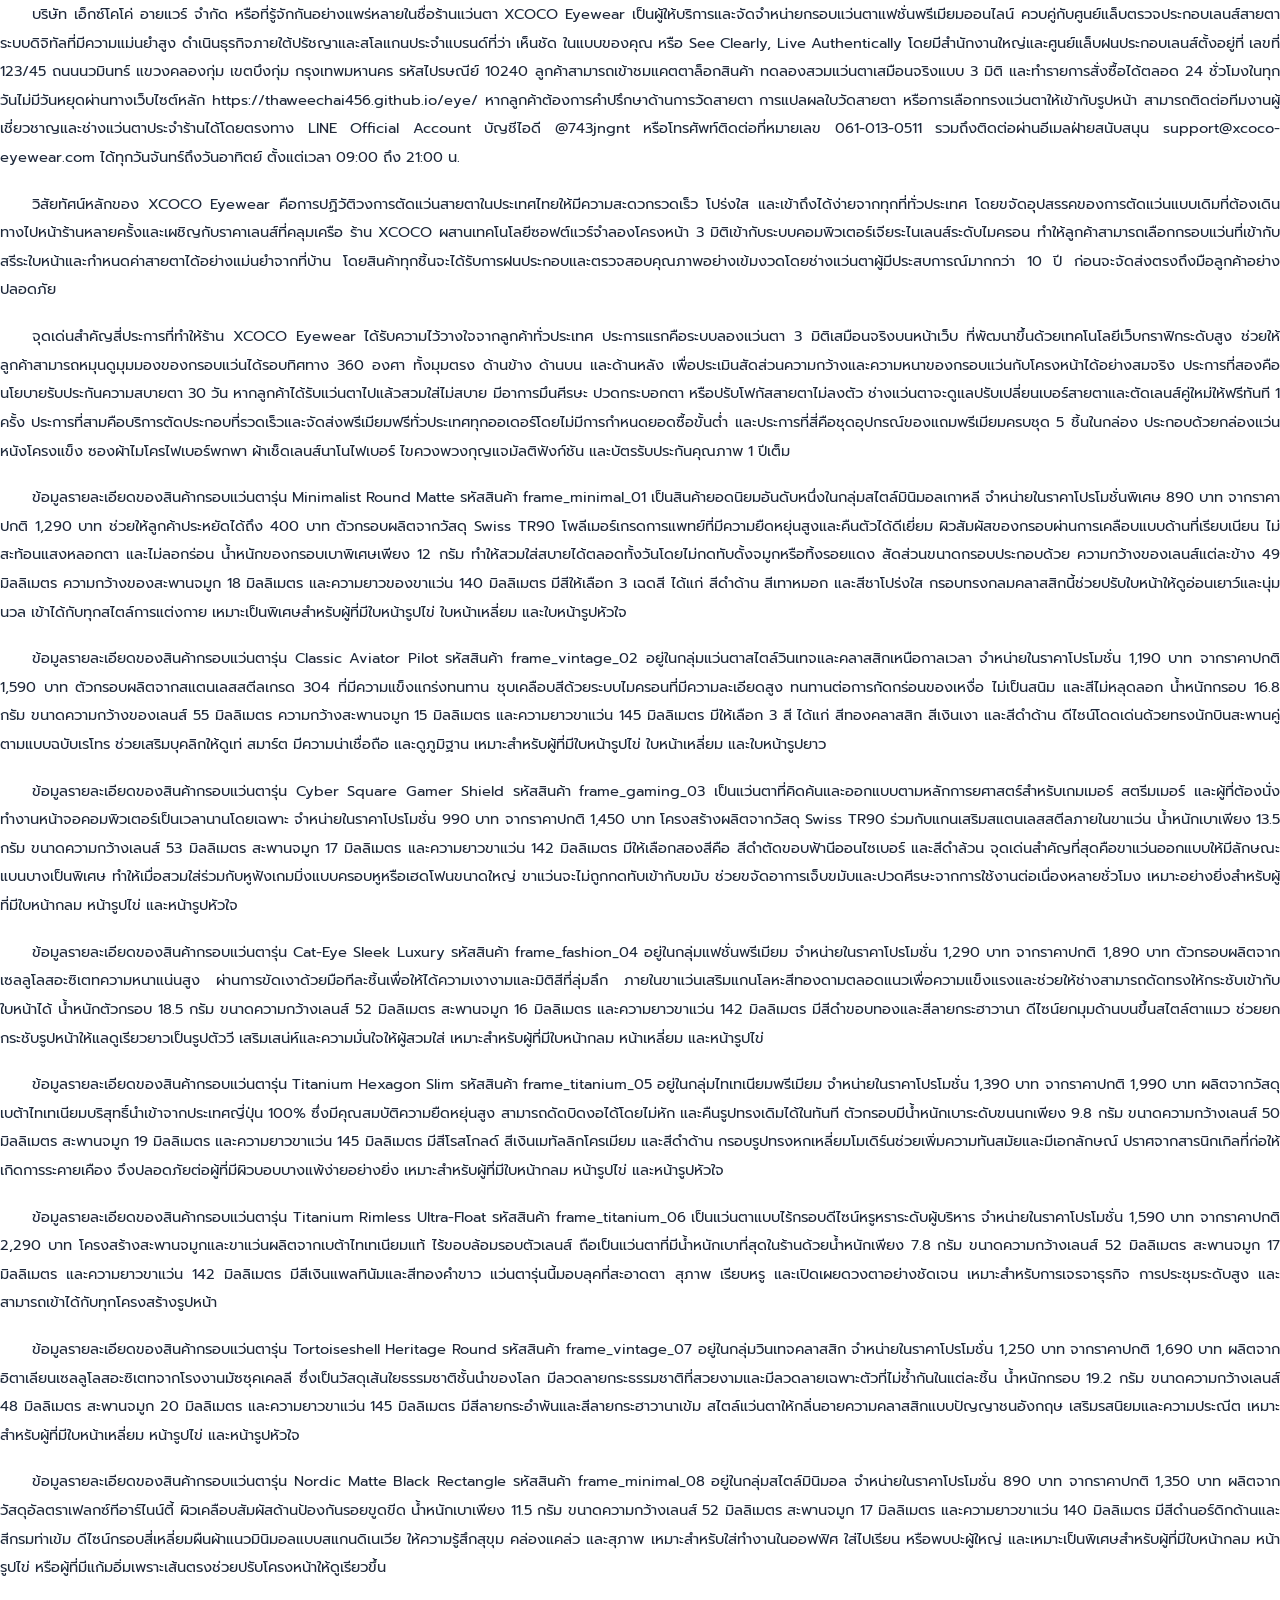
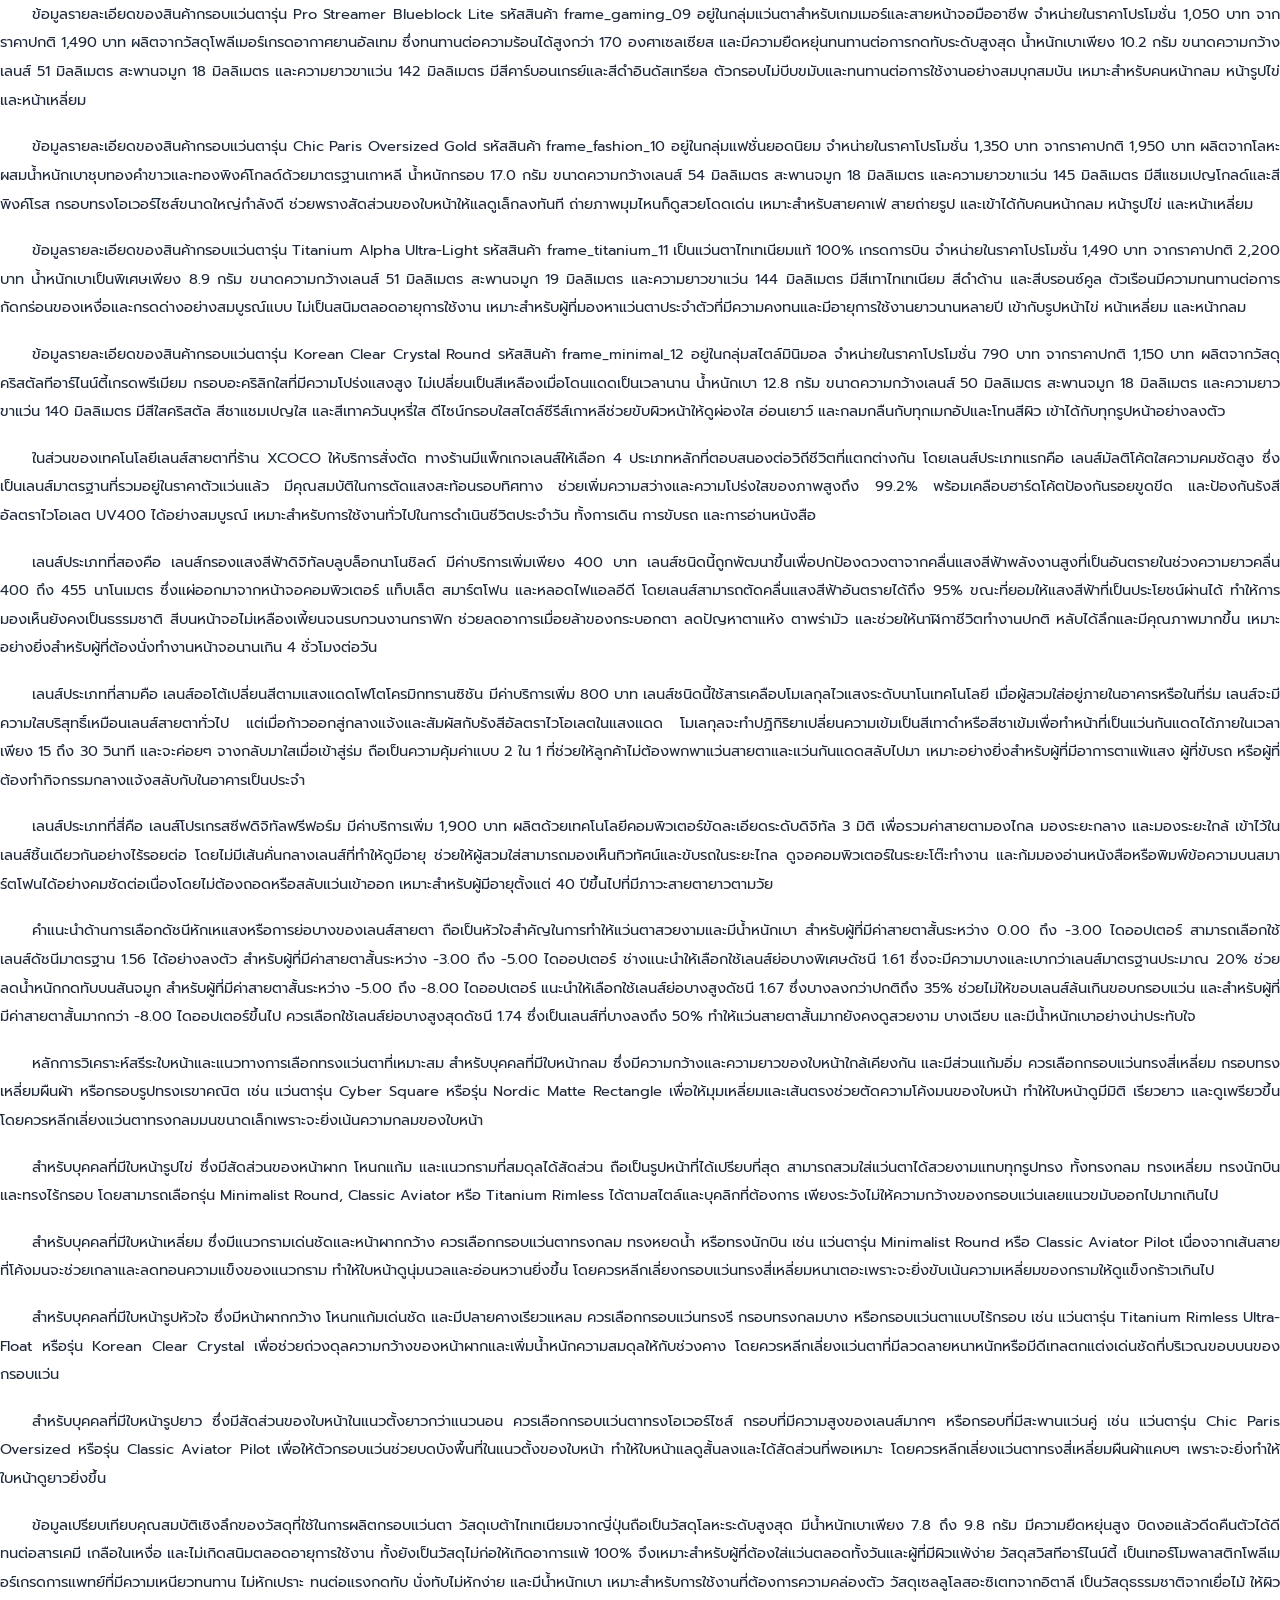
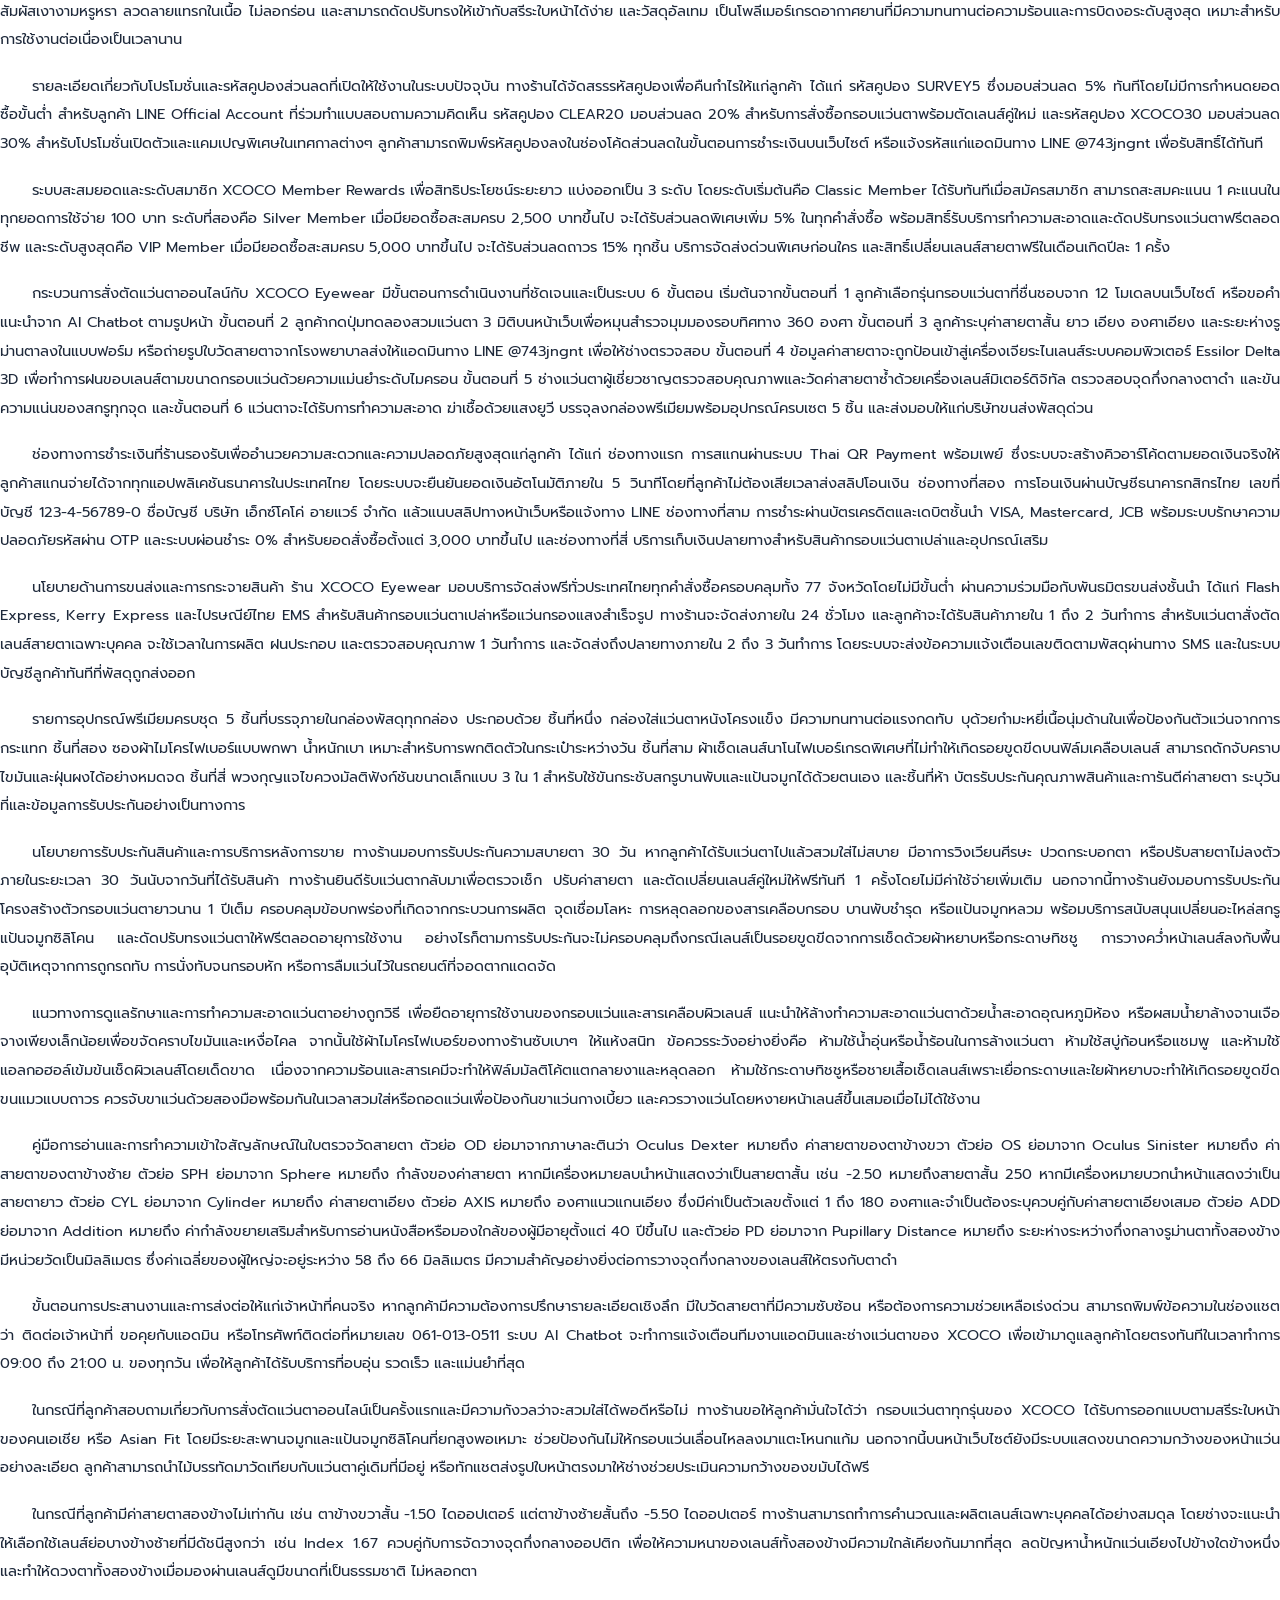
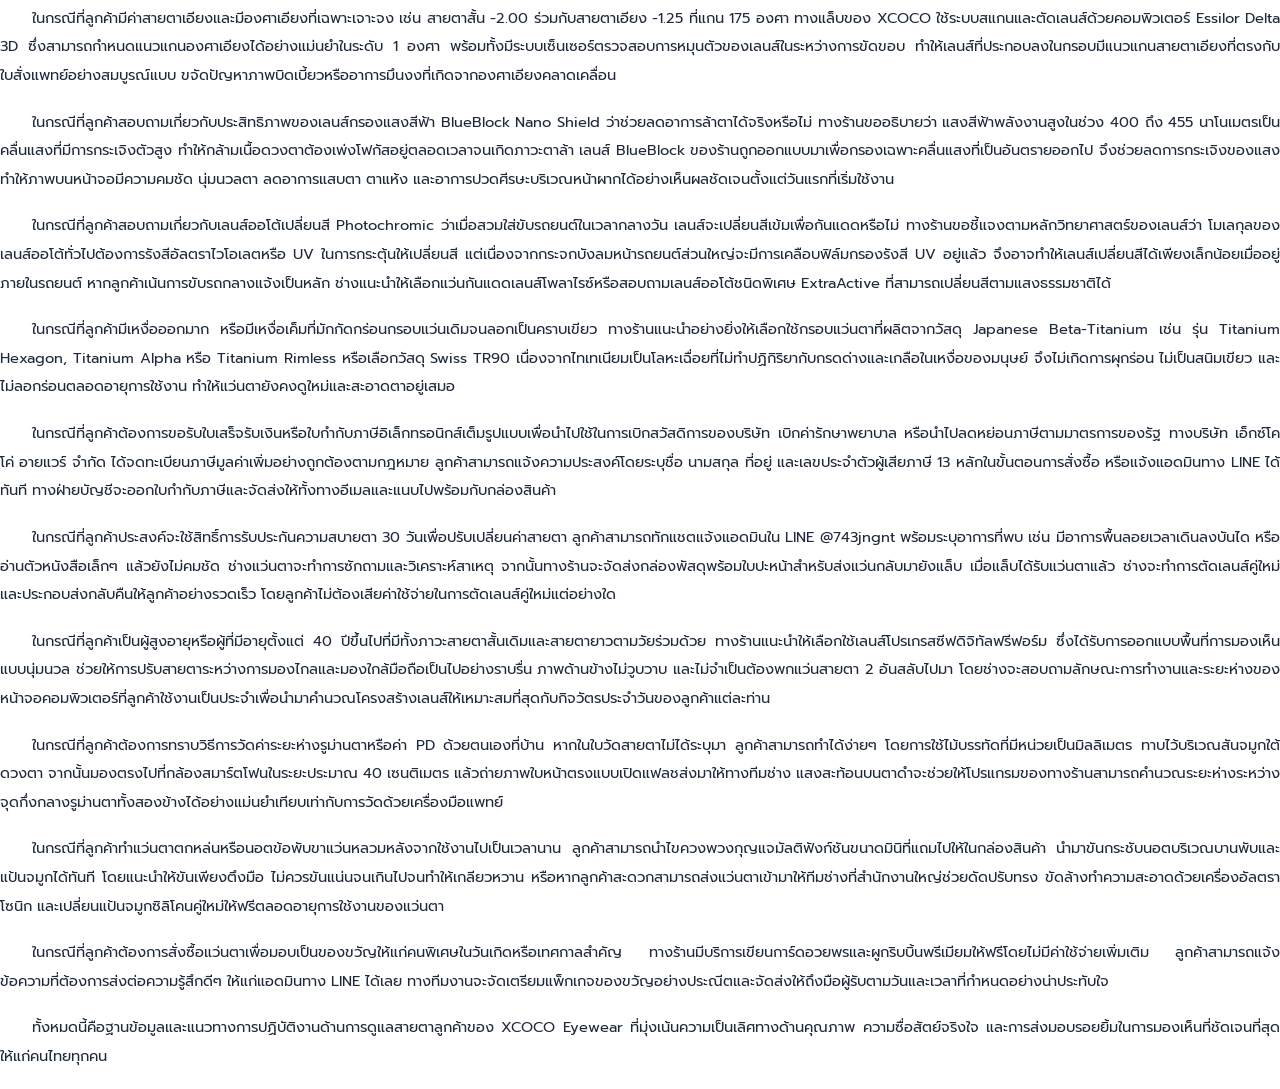
<file: ai_knowledge_pure_text.html>
<!DOCTYPE html>
<html lang="th">
<head>
  <meta charset="UTF-8">
  <title>XCOCO Eyewear AI Chatbot Knowledge Base - Pure Text Edition</title>
  <link rel="preconnect" href="https://fonts.googleapis.com">
  <link rel="preconnect" href="https://fonts.gstatic.com" crossorigin>
  <link href="https://fonts.googleapis.com/css2?family=Prompt:ital,wght@0,300;0,400;0,500;0,600;0,700&display=swap" rel="stylesheet">
  <style>
    @page {
      size: A4;
      margin: 22mm 22mm 24mm 22mm;
      @bottom-right {
        content: "หน้า " counter(page);
        font-family: 'Prompt', sans-serif;
        font-size: 9pt;
        color: #94a3b8;
      }
      @bottom-left {
        content: "XCOCO Eyewear • AI Chatbot Knowledge Base (Master Stream Edition)";
        font-family: 'Prompt', sans-serif;
        font-size: 9pt;
        color: #cbd5e1;
      }
    }

    * {
      box-sizing: border-box;
      -webkit-print-color-adjust: exact !important;
      print-color-adjust: exact !important;
    }

    body {
      font-family: 'Prompt', sans-serif;
      font-size: 11pt;
      line-height: 1.95;
      color: #1e293b;
      background: #ffffff;
      margin: 0;
      padding: 0;
      text-align: justify;
    }

    p {
      margin: 0 0 18px 0;
      text-indent: 32px;
    }
  </style>
</head>
<body>

<p>
บริษัท เอ็กซ์โคโค่ อายแวร์ จำกัด หรือที่รู้จักกันอย่างแพร่หลายในชื่อร้านแว่นตา XCOCO Eyewear เป็นผู้ให้บริการและจัดจำหน่ายกรอบแว่นตาแฟชั่นพรีเมียมออนไลน์ ควบคู่กับศูนย์แล็บตรวจประกอบเลนส์สายตาระบบดิจิทัลที่มีความแม่นยำสูง ดำเนินธุรกิจภายใต้ปรัชญาและสโลแกนประจำแบรนด์ที่ว่า เห็นชัด ในแบบของคุณ หรือ See Clearly, Live Authentically โดยมีสำนักงานใหญ่และศูนย์แล็บฝนประกอบเลนส์ตั้งอยู่ที่ เลขที่ 123/45 ถนนนวมินทร์ แขวงคลองกุ่ม เขตบึงกุ่ม กรุงเทพมหานคร รหัสไปรษณีย์ 10240 ลูกค้าสามารถเข้าชมแคตตาล็อกสินค้า ทดลองสวมแว่นตาเสมือนจริงแบบ 3 มิติ และทำรายการสั่งซื้อได้ตลอด 24 ชั่วโมงในทุกวันไม่มีวันหยุดผ่านทางเว็บไซต์หลัก https://thaweechai456.github.io/eye/ หากลูกค้าต้องการคำปรึกษาด้านการวัดสายตา การแปลผลใบวัดสายตา หรือการเลือกทรงแว่นตาให้เข้ากับรูปหน้า สามารถติดต่อทีมงานผู้เชี่ยวชาญและช่างแว่นตาประจำร้านได้โดยตรงทาง LINE Official Account บัญชีไอดี @743jngnt หรือโทรศัพท์ติดต่อที่หมายเลข 061-013-0511 รวมถึงติดต่อผ่านอีเมลฝ่ายสนับสนุน support@xcoco-eyewear.com ได้ทุกวันจันทร์ถึงวันอาทิตย์ ตั้งแต่เวลา 09:00 ถึง 21:00 น.
</p>

<p>
วิสัยทัศน์หลักของ XCOCO Eyewear คือการปฏิวัติวงการตัดแว่นสายตาในประเทศไทยให้มีความสะดวกรวดเร็ว โปร่งใส และเข้าถึงได้ง่ายจากทุกที่ทั่วประเทศ โดยขจัดอุปสรรคของการตัดแว่นแบบเดิมที่ต้องเดินทางไปหน้าร้านหลายครั้งและเผชิญกับราคาเลนส์ที่คลุมเครือ ร้าน XCOCO ผสานเทคโนโลยีซอฟต์แวร์จำลองโครงหน้า 3 มิติเข้ากับระบบคอมพิวเตอร์เจียระไนเลนส์ระดับไมครอน ทำให้ลูกค้าสามารถเลือกกรอบแว่นที่เข้ากับสรีระใบหน้าและกำหนดค่าสายตาได้อย่างแม่นยำจากที่บ้าน โดยสินค้าทุกชิ้นจะได้รับการฝนประกอบและตรวจสอบคุณภาพอย่างเข้มงวดโดยช่างแว่นตาผู้มีประสบการณ์มากกว่า 10 ปี ก่อนจะจัดส่งตรงถึงมือลูกค้าอย่างปลอดภัย
</p>

<p>
จุดเด่นสำคัญสี่ประการที่ทำให้ร้าน XCOCO Eyewear ได้รับความไว้วางใจจากลูกค้าทั่วประเทศ ประการแรกคือระบบลองแว่นตา 3 มิติเสมือนจริงบนหน้าเว็บ ที่พัฒนาขึ้นด้วยเทคโนโลยีเว็บกราฟิกระดับสูง ช่วยให้ลูกค้าสามารถหมุนดูมุมมองของกรอบแว่นได้รอบทิศทาง 360 องศา ทั้งมุมตรง ด้านข้าง ด้านบน และด้านหลัง เพื่อประเมินสัดส่วนความกว้างและความหนาของกรอบแว่นกับโครงหน้าได้อย่างสมจริง ประการที่สองคือนโยบายรับประกันความสบายตา 30 วัน หากลูกค้าได้รับแว่นตาไปแล้วสวมใส่ไม่สบาย มีอาการมึนศีรษะ ปวดกระบอกตา หรือปรับโฟกัสสายตาไม่ลงตัว ช่างแว่นตาจะดูแลปรับเปลี่ยนเบอร์สายตาและตัดเลนส์คู่ใหม่ให้ฟรีทันที 1 ครั้ง ประการที่สามคือบริการตัดประกอบที่รวดเร็วและจัดส่งพรีเมียมฟรีทั่วประเทศทุกออเดอร์โดยไม่มีการกำหนดยอดซื้อขั้นต่ำ และประการที่สี่คือชุดอุปกรณ์ของแถมพรีเมียมครบชุด 5 ชิ้นในกล่อง ประกอบด้วยกล่องแว่นหนังโครงแข็ง ซองผ้าไมโครไฟเบอร์พกพา ผ้าเช็ดเลนส์นาโนไฟเบอร์ ไขควงพวงกุญแจมัลติฟังก์ชัน และบัตรรับประกันคุณภาพ 1 ปีเต็ม
</p>

<p>
ข้อมูลรายละเอียดของสินค้ากรอบแว่นตารุ่น Minimalist Round Matte รหัสสินค้า frame_minimal_01 เป็นสินค้ายอดนิยมอันดับหนึ่งในกลุ่มสไตล์มินิมอลเกาหลี จำหน่ายในราคาโปรโมชั่นพิเศษ 890 บาท จากราคาปกติ 1,290 บาท ช่วยให้ลูกค้าประหยัดได้ถึง 400 บาท ตัวกรอบผลิตจากวัสดุ Swiss TR90 โพลีเมอร์เกรดการแพทย์ที่มีความยืดหยุ่นสูงและคืนตัวได้ดีเยี่ยม ผิวสัมผัสของกรอบผ่านการเคลือบแบบด้านที่เรียบเนียน ไม่สะท้อนแสงหลอกตา และไม่ลอกร่อน น้ำหนักของกรอบเบาพิเศษเพียง 12 กรัม ทำให้สวมใส่สบายได้ตลอดทั้งวันโดยไม่กดทับดั้งจมูกหรือทิ้งรอยแดง สัดส่วนขนาดกรอบประกอบด้วย ความกว้างของเลนส์แต่ละข้าง 49 มิลลิเมตร ความกว้างของสะพานจมูก 18 มิลลิเมตร และความยาวของขาแว่น 140 มิลลิเมตร มีสีให้เลือก 3 เฉดสี ได้แก่ สีดำด้าน สีเทาหมอก และสีชาโปร่งใส กรอบทรงกลมคลาสสิกนี้ช่วยปรับใบหน้าให้ดูอ่อนเยาว์และนุ่มนวล เข้าได้กับทุกสไตล์การแต่งกาย เหมาะเป็นพิเศษสำหรับผู้ที่มีใบหน้ารูปไข่ ใบหน้าเหลี่ยม และใบหน้ารูปหัวใจ
</p>

<p>
ข้อมูลรายละเอียดของสินค้ากรอบแว่นตารุ่น Classic Aviator Pilot รหัสสินค้า frame_vintage_02 อยู่ในกลุ่มแว่นตาสไตล์วินเทจและคลาสสิกเหนือกาลเวลา จำหน่ายในราคาโปรโมชั่น 1,190 บาท จากราคาปกติ 1,590 บาท ตัวกรอบผลิตจากสแตนเลสสตีลเกรด 304 ที่มีความแข็งแกร่งทนทาน ชุบเคลือบสีด้วยระบบไมครอนที่มีความละเอียดสูง ทนทานต่อการกัดกร่อนของเหงื่อ ไม่เป็นสนิม และสีไม่หลุดลอก น้ำหนักกรอบ 16.8 กรัม ขนาดความกว้างของเลนส์ 55 มิลลิเมตร ความกว้างสะพานจมูก 15 มิลลิเมตร และความยาวขาแว่น 145 มิลลิเมตร มีให้เลือก 3 สี ได้แก่ สีทองคลาสสิก สีเงินเงา และสีดำด้าน ดีไซน์โดดเด่นด้วยทรงนักบินสะพานคู่ตามแบบฉบับเรโทร ช่วยเสริมบุคลิกให้ดูเท่ สมาร์ต มีความน่าเชื่อถือ และดูภูมิฐาน เหมาะสำหรับผู้ที่มีใบหน้ารูปไข่ ใบหน้าเหลี่ยม และใบหน้ารูปยาว
</p>

<p>
ข้อมูลรายละเอียดของสินค้ากรอบแว่นตารุ่น Cyber Square Gamer Shield รหัสสินค้า frame_gaming_03 เป็นแว่นตาที่คิดค้นและออกแบบตามหลักการยศาสตร์สำหรับเกมเมอร์ สตรีมเมอร์ และผู้ที่ต้องนั่งทำงานหน้าจอคอมพิวเตอร์เป็นเวลานานโดยเฉพาะ จำหน่ายในราคาโปรโมชั่น 990 บาท จากราคาปกติ 1,450 บาท โครงสร้างผลิตจากวัสดุ Swiss TR90 ร่วมกับแกนเสริมสแตนเลสสตีลภายในขาแว่น น้ำหนักเบาเพียง 13.5 กรัม ขนาดความกว้างเลนส์ 53 มิลลิเมตร สะพานจมูก 17 มิลลิเมตร และความยาวขาแว่น 142 มิลลิเมตร มีให้เลือกสองสีคือ สีดำตัดขอบฟ้านีออนไซเบอร์ และสีดำล้วน จุดเด่นสำคัญที่สุดคือขาแว่นออกแบบให้มีลักษณะแบนบางเป็นพิเศษ ทำให้เมื่อสวมใส่ร่วมกับหูฟังเกมมิ่งแบบครอบหูหรือเฮดโฟนขนาดใหญ่ ขาแว่นจะไม่ถูกกดทับเข้ากับขมับ ช่วยขจัดอาการเจ็บขมับและปวดศีรษะจากการใช้งานต่อเนื่องหลายชั่วโมง เหมาะอย่างยิ่งสำหรับผู้ที่มีใบหน้ากลม หน้ารูปไข่ และหน้ารูปหัวใจ
</p>

<p>
ข้อมูลรายละเอียดของสินค้ากรอบแว่นตารุ่น Cat-Eye Sleek Luxury รหัสสินค้า frame_fashion_04 อยู่ในกลุ่มแฟชั่นพรีเมียม จำหน่ายในราคาโปรโมชั่น 1,290 บาท จากราคาปกติ 1,890 บาท ตัวกรอบผลิตจากเซลลูโลสอะซิเตทความหนาแน่นสูง ผ่านการขัดเงาด้วยมือทีละชิ้นเพื่อให้ได้ความเงางามและมิติสีที่ลุ่มลึก ภายในขาแว่นเสริมแกนโลหะสีทองดามตลอดแนวเพื่อความแข็งแรงและช่วยให้ช่างสามารถดัดทรงให้กระชับเข้ากับใบหน้าได้ น้ำหนักตัวกรอบ 18.5 กรัม ขนาดความกว้างเลนส์ 52 มิลลิเมตร สะพานจมูก 16 มิลลิเมตร และความยาวขาแว่น 142 มิลลิเมตร มีสีดำขอบทองและสีลายกระฮาวานา ดีไซน์ยกมุมด้านบนขึ้นสไตล์ตาแมว ช่วยยกกระชับรูปหน้าให้แลดูเรียวยาวเป็นรูปตัววี เสริมเสน่ห์และความมั่นใจให้ผู้สวมใส่ เหมาะสำหรับผู้ที่มีใบหน้ากลม หน้าเหลี่ยม และหน้ารูปไข่
</p>

<p>
ข้อมูลรายละเอียดของสินค้ากรอบแว่นตารุ่น Titanium Hexagon Slim รหัสสินค้า frame_titanium_05 อยู่ในกลุ่มไทเทเนียมพรีเมียม จำหน่ายในราคาโปรโมชั่น 1,390 บาท จากราคาปกติ 1,990 บาท ผลิตจากวัสดุเบต้าไทเทเนียมบริสุทธิ์นำเข้าจากประเทศญี่ปุ่น 100% ซึ่งมีคุณสมบัติความยืดหยุ่นสูง สามารถดัดบิดงอได้โดยไม่หัก และคืนรูปทรงเดิมได้ในทันที ตัวกรอบมีน้ำหนักเบาระดับขนนกเพียง 9.8 กรัม ขนาดความกว้างเลนส์ 50 มิลลิเมตร สะพานจมูก 19 มิลลิเมตร และความยาวขาแว่น 145 มิลลิเมตร มีสีโรสโกลด์ สีเงินเมทัลลิกโครเมียม และสีดำด้าน กรอบรูปทรงหกเหลี่ยมโมเดิร์นช่วยเพิ่มความทันสมัยและมีเอกลักษณ์ ปราศจากสารนิกเกิลที่ก่อให้เกิดการระคายเคือง จึงปลอดภัยต่อผู้ที่มีผิวบอบบางแพ้ง่ายอย่างยิ่ง เหมาะสำหรับผู้ที่มีใบหน้ากลม หน้ารูปไข่ และหน้ารูปหัวใจ
</p>

<p>
ข้อมูลรายละเอียดของสินค้ากรอบแว่นตารุ่น Titanium Rimless Ultra-Float รหัสสินค้า frame_titanium_06 เป็นแว่นตาแบบไร้กรอบดีไซน์หรูหราระดับผู้บริหาร จำหน่ายในราคาโปรโมชั่น 1,590 บาท จากราคาปกติ 2,290 บาท โครงสร้างสะพานจมูกและขาแว่นผลิตจากเบต้าไทเทเนียมแท้ ไร้ขอบล้อมรอบตัวเลนส์ ถือเป็นแว่นตาที่มีน้ำหนักเบาที่สุดในร้านด้วยน้ำหนักเพียง 7.8 กรัม ขนาดความกว้างเลนส์ 52 มิลลิเมตร สะพานจมูก 17 มิลลิเมตร และความยาวขาแว่น 142 มิลลิเมตร มีสีเงินแพลทินัมและสีทองคำขาว แว่นตารุ่นนี้มอบลุคที่สะอาดตา สุภาพ เรียบหรู และเปิดเผยดวงตาอย่างชัดเจน เหมาะสำหรับการเจรจาธุรกิจ การประชุมระดับสูง และสามารถเข้าได้กับทุกโครงสร้างรูปหน้า
</p>

<p>
ข้อมูลรายละเอียดของสินค้ากรอบแว่นตารุ่น Tortoiseshell Heritage Round รหัสสินค้า frame_vintage_07 อยู่ในกลุ่มวินเทจคลาสสิก จำหน่ายในราคาโปรโมชั่น 1,250 บาท จากราคาปกติ 1,690 บาท ผลิตจากอิตาเลียนเซลลูโลสอะซิเตทจากโรงงานมัซซุคเคลลี ซึ่งเป็นวัสดุเส้นใยธรรมชาติชั้นนำของโลก มีลวดลายกระธรรมชาติที่สวยงามและมีลวดลายเฉพาะตัวที่ไม่ซ้ำกันในแต่ละชิ้น น้ำหนักกรอบ 19.2 กรัม ขนาดความกว้างเลนส์ 48 มิลลิเมตร สะพานจมูก 20 มิลลิเมตร และความยาวขาแว่น 145 มิลลิเมตร มีสีลายกระอำพันและสีลายกระฮาวานาเข้ม สไตล์แว่นตาให้กลิ่นอายความคลาสสิกแบบปัญญาชนอังกฤษ เสริมรสนิยมและความประณีต เหมาะสำหรับผู้ที่มีใบหน้าเหลี่ยม หน้ารูปไข่ และหน้ารูปหัวใจ
</p>

<p>
ข้อมูลรายละเอียดของสินค้ากรอบแว่นตารุ่น Nordic Matte Black Rectangle รหัสสินค้า frame_minimal_08 อยู่ในกลุ่มสไตล์มินิมอล จำหน่ายในราคาโปรโมชั่น 890 บาท จากราคาปกติ 1,350 บาท ผลิตจากวัสดุอัลตราเฟลกซ์ทีอาร์ไนน์ตี้ ผิวเคลือบสัมผัสด้านป้องกันรอยขูดขีด น้ำหนักเบาเพียง 11.5 กรัม ขนาดความกว้างเลนส์ 52 มิลลิเมตร สะพานจมูก 17 มิลลิเมตร และความยาวขาแว่น 140 มิลลิเมตร มีสีดำนอร์ดิกด้านและสีกรมท่าเข้ม ดีไซน์กรอบสี่เหลี่ยมผืนผ้าแนวมินิมอลแบบสแกนดิเนเวีย ให้ความรู้สึกสุขุม คล่องแคล่ว และสุภาพ เหมาะสำหรับใส่ทำงานในออฟฟิศ ใส่ไปเรียน หรือพบปะผู้ใหญ่ และเหมาะเป็นพิเศษสำหรับผู้ที่มีใบหน้ากลม หน้ารูปไข่ หรือผู้ที่มีแก้มอิ่มเพราะเส้นตรงช่วยปรับโครงหน้าให้ดูเรียวขึ้น
</p>

<p>
ข้อมูลรายละเอียดของสินค้ากรอบแว่นตารุ่น Pro Streamer Blueblock Lite รหัสสินค้า frame_gaming_09 อยู่ในกลุ่มแว่นตาสำหรับเกมเมอร์และสายหน้าจอมืออาชีพ จำหน่ายในราคาโปรโมชั่น 1,050 บาท จากราคาปกติ 1,490 บาท ผลิตจากวัสดุโพลีเมอร์เกรดอากาศยานอัลเทม ซึ่งทนทานต่อความร้อนได้สูงกว่า 170 องศาเซลเซียส และมีความยืดหยุ่นทนทานต่อการกดทับระดับสูงสุด น้ำหนักเบาเพียง 10.2 กรัม ขนาดความกว้างเลนส์ 51 มิลลิเมตร สะพานจมูก 18 มิลลิเมตร และความยาวขาแว่น 142 มิลลิเมตร มีสีคาร์บอนเกรย์และสีดำอินดัสเทรียล ตัวกรอบไม่บีบขมับและทนทานต่อการใช้งานอย่างสมบุกสมบัน เหมาะสำหรับคนหน้ากลม หน้ารูปไข่ และหน้าเหลี่ยม
</p>

<p>
ข้อมูลรายละเอียดของสินค้ากรอบแว่นตารุ่น Chic Paris Oversized Gold รหัสสินค้า frame_fashion_10 อยู่ในกลุ่มแฟชั่นยอดนิยม จำหน่ายในราคาโปรโมชั่น 1,350 บาท จากราคาปกติ 1,950 บาท ผลิตจากโลหะผสมน้ำหนักเบาชุบทองคำขาวและทองพิงค์โกลด์ด้วยมาตรฐานเกาหลี น้ำหนักกรอบ 17.0 กรัม ขนาดความกว้างเลนส์ 54 มิลลิเมตร สะพานจมูก 18 มิลลิเมตร และความยาวขาแว่น 145 มิลลิเมตร มีสีแชมเปญโกลด์และสีพิงค์โรส กรอบทรงโอเวอร์ไซส์ขนาดใหญ่กำลังดี ช่วยพรางสัดส่วนของใบหน้าให้แลดูเล็กลงทันที ถ่ายภาพมุมไหนก็ดูสวยโดดเด่น เหมาะสำหรับสายคาเฟ่ สายถ่ายรูป และเข้าได้กับคนหน้ากลม หน้ารูปไข่ และหน้าเหลี่ยม
</p>

<p>
ข้อมูลรายละเอียดของสินค้ากรอบแว่นตารุ่น Titanium Alpha Ultra-Light รหัสสินค้า frame_titanium_11 เป็นแว่นตาไทเทเนียมแท้ 100% เกรดการบิน จำหน่ายในราคาโปรโมชั่น 1,490 บาท จากราคาปกติ 2,200 บาท น้ำหนักเบาเป็นพิเศษเพียง 8.9 กรัม ขนาดความกว้างเลนส์ 51 มิลลิเมตร สะพานจมูก 19 มิลลิเมตร และความยาวขาแว่น 144 มิลลิเมตร มีสีเทาไทเทเนียม สีดำด้าน และสีบรอนซ์คูล ตัวเรือนมีความทนทานต่อการกัดกร่อนของเหงื่อและกรดด่างอย่างสมบูรณ์แบบ ไม่เป็นสนิมตลอดอายุการใช้งาน เหมาะสำหรับผู้ที่มองหาแว่นตาประจำตัวที่มีความคงทนและมีอายุการใช้งานยาวนานหลายปี เข้ากับรูปหน้าไข่ หน้าเหลี่ยม และหน้ากลม
</p>

<p>
ข้อมูลรายละเอียดของสินค้ากรอบแว่นตารุ่น Korean Clear Crystal Round รหัสสินค้า frame_minimal_12 อยู่ในกลุ่มสไตล์มินิมอล จำหน่ายในราคาโปรโมชั่น 790 บาท จากราคาปกติ 1,150 บาท ผลิตจากวัสดุคริสตัลทีอาร์ไนน์ตี้เกรดพรีเมียม กรอบอะคริลิกใสที่มีความโปร่งแสงสูง ไม่เปลี่ยนเป็นสีเหลืองเมื่อโดนแดดเป็นเวลานาน น้ำหนักเบา 12.8 กรัม ขนาดความกว้างเลนส์ 50 มิลลิเมตร สะพานจมูก 18 มิลลิเมตร และความยาวขาแว่น 140 มิลลิเมตร มีสีใสคริสตัล สีชาแชมเปญใส และสีเทาควันบุหรี่ใส ดีไซน์กรอบใสสไตล์ซีรีส์เกาหลีช่วยขับผิวหน้าให้ดูผ่องใส อ่อนเยาว์ และกลมกลืนกับทุกเมกอัปและโทนสีผิว เข้าได้กับทุกรูปหน้าอย่างลงตัว
</p>

<p>
ในส่วนของเทคโนโลยีเลนส์สายตาที่ร้าน XCOCO ให้บริการสั่งตัด ทางร้านมีแพ็กเกจเลนส์ให้เลือก 4 ประเภทหลักที่ตอบสนองต่อวิถีชีวิตที่แตกต่างกัน โดยเลนส์ประเภทแรกคือ เลนส์มัลติโค้ตใสความคมชัดสูง ซึ่งเป็นเลนส์มาตรฐานที่รวมอยู่ในราคาตัวแว่นแล้ว มีคุณสมบัติในการตัดแสงสะท้อนรอบทิศทาง ช่วยเพิ่มความสว่างและความโปร่งใสของภาพสูงถึง 99.2% พร้อมเคลือบฮาร์ดโค้ตป้องกันรอยขูดขีด และป้องกันรังสีอัลตราไวโอเลต UV400 ได้อย่างสมบูรณ์ เหมาะสำหรับการใช้งานทั่วไปในการดำเนินชีวิตประจำวัน ทั้งการเดิน การขับรถ และการอ่านหนังสือ
</p>

<p>
เลนส์ประเภทที่สองคือ เลนส์กรองแสงสีฟ้าดิจิทัลบลูบล็อกนาโนชิลด์ มีค่าบริการเพิ่มเพียง 400 บาท เลนส์ชนิดนี้ถูกพัฒนาขึ้นเพื่อปกป้องดวงตาจากคลื่นแสงสีฟ้าพลังงานสูงที่เป็นอันตรายในช่วงความยาวคลื่น 400 ถึง 455 นาโนเมตร ซึ่งแผ่ออกมาจากหน้าจอคอมพิวเตอร์ แท็บเล็ต สมาร์ตโฟน และหลอดไฟแอลอีดี โดยเลนส์สามารถตัดคลื่นแสงสีฟ้าอันตรายได้ถึง 95% ขณะที่ยอมให้แสงสีฟ้าที่เป็นประโยชน์ผ่านได้ ทำให้การมองเห็นยังคงเป็นธรรมชาติ สีบนหน้าจอไม่เหลืองเพี้ยนจนรบกวนงานกราฟิก ช่วยลดอาการเมื่อยล้าของกระบอกตา ลดปัญหาตาแห้ง ตาพร่ามัว และช่วยให้นาฬิกาชีวิตทำงานปกติ หลับได้ลึกและมีคุณภาพมากขึ้น เหมาะอย่างยิ่งสำหรับผู้ที่ต้องนั่งทำงานหน้าจอนานเกิน 4 ชั่วโมงต่อวัน
</p>

<p>
เลนส์ประเภทที่สามคือ เลนส์ออโต้เปลี่ยนสีตามแสงแดดโฟโตโครมิกทรานซิชัน มีค่าบริการเพิ่ม 800 บาท เลนส์ชนิดนี้ใช้สารเคลือบโมเลกุลไวแสงระดับนาโนเทคโนโลยี เมื่อผู้สวมใส่อยู่ภายในอาคารหรือในที่ร่ม เลนส์จะมีความใสบริสุทธิ์เหมือนเลนส์สายตาทั่วไป แต่เมื่อก้าวออกสู่กลางแจ้งและสัมผัสกับรังสีอัลตราไวโอเลตในแสงแดด โมเลกุลจะทำปฏิกิริยาเปลี่ยนความเข้มเป็นสีเทาดำหรือสีชาเข้มเพื่อทำหน้าที่เป็นแว่นกันแดดได้ภายในเวลาเพียง 15 ถึง 30 วินาที และจะค่อยๆ จางกลับมาใสเมื่อเข้าสู่ร่ม ถือเป็นความคุ้มค่าแบบ 2 ใน 1 ที่ช่วยให้ลูกค้าไม่ต้องพกพาแว่นสายตาและแว่นกันแดดสลับไปมา เหมาะอย่างยิ่งสำหรับผู้ที่มีอาการตาแพ้แสง ผู้ที่ขับรถ หรือผู้ที่ต้องทำกิจกรรมกลางแจ้งสลับกับในอาคารเป็นประจำ
</p>

<p>
เลนส์ประเภทที่สี่คือ เลนส์โปรเกรสซีฟดิจิทัลฟรีฟอร์ม มีค่าบริการเพิ่ม 1,900 บาท ผลิตด้วยเทคโนโลยีคอมพิวเตอร์ขัดละเอียดระดับดิจิทัล 3 มิติ เพื่อรวมค่าสายตามองไกล มองระยะกลาง และมองระยะใกล้ เข้าไว้ในเลนส์ชิ้นเดียวกันอย่างไร้รอยต่อ โดยไม่มีเส้นคั่นกลางเลนส์ที่ทำให้ดูมีอายุ ช่วยให้ผู้สวมใส่สามารถมองเห็นทิวทัศน์และขับรถในระยะไกล ดูจอคอมพิวเตอร์ในระยะโต๊ะทำงาน และก้มมองอ่านหนังสือหรือพิมพ์ข้อความบนสมาร์ตโฟนได้อย่างคมชัดต่อเนื่องโดยไม่ต้องถอดหรือสลับแว่นเข้าออก เหมาะสำหรับผู้มีอายุตั้งแต่ 40 ปีขึ้นไปที่มีภาวะสายตายาวตามวัย
</p>

<p>
คำแนะนำด้านการเลือกดัชนีหักเหแสงหรือการย่อบางของเลนส์สายตา ถือเป็นหัวใจสำคัญในการทำให้แว่นตาสวยงามและมีน้ำหนักเบา สำหรับผู้ที่มีค่าสายตาสั้นระหว่าง 0.00 ถึง -3.00 ไดออปเตอร์ สามารถเลือกใช้เลนส์ดัชนีมาตรฐาน 1.56 ได้อย่างลงตัว สำหรับผู้ที่มีค่าสายตาสั้นระหว่าง -3.00 ถึง -5.00 ไดออปเตอร์ ช่างแนะนำให้เลือกใช้เลนส์ย่อบางพิเศษดัชนี 1.61 ซึ่งจะมีความบางและเบากว่าเลนส์มาตรฐานประมาณ 20% ช่วยลดน้ำหนักกดทับบนสันจมูก สำหรับผู้ที่มีค่าสายตาสั้นระหว่าง -5.00 ถึง -8.00 ไดออปเตอร์ แนะนำให้เลือกใช้เลนส์ย่อบางสูงดัชนี 1.67 ซึ่งบางลงกว่าปกติถึง 35% ช่วยไม่ให้ขอบเลนส์ล้นเกินขอบกรอบแว่น และสำหรับผู้ที่มีค่าสายตาสั้นมากกว่า -8.00 ไดออปเตอร์ขึ้นไป ควรเลือกใช้เลนส์ย่อบางสูงสุดดัชนี 1.74 ซึ่งเป็นเลนส์ที่บางลงถึง 50% ทำให้แว่นสายตาสั้นมากยังคงดูสวยงาม บางเฉียบ และมีน้ำหนักเบาอย่างน่าประทับใจ
</p>

<p>
หลักการวิเคราะห์สรีระใบหน้าและแนวทางการเลือกทรงแว่นตาที่เหมาะสม สำหรับบุคคลที่มีใบหน้ากลม ซึ่งมีความกว้างและความยาวของใบหน้าใกล้เคียงกัน และมีส่วนแก้มอิ่ม ควรเลือกกรอบแว่นทรงสี่เหลี่ยม กรอบทรงเหลี่ยมผืนผ้า หรือกรอบรูปทรงเรขาคณิต เช่น แว่นตารุ่น Cyber Square หรือรุ่น Nordic Matte Rectangle เพื่อให้มุมเหลี่ยมและเส้นตรงช่วยตัดความโค้งมนของใบหน้า ทำให้ใบหน้าดูมีมิติ เรียวยาว และดูเพรียวขึ้น โดยควรหลีกเลี่ยงแว่นตาทรงกลมมนขนาดเล็กเพราะจะยิ่งเน้นความกลมของใบหน้า
</p>

<p>
สำหรับบุคคลที่มีใบหน้ารูปไข่ ซึ่งมีสัดส่วนของหน้าผาก โหนกแก้ม และแนวกรามที่สมดุลได้สัดส่วน ถือเป็นรูปหน้าที่ได้เปรียบที่สุด สามารถสวมใส่แว่นตาได้สวยงามแทบทุกรูปทรง ทั้งทรงกลม ทรงเหลี่ยม ทรงนักบิน และทรงไร้กรอบ โดยสามารถเลือกรุ่น Minimalist Round, Classic Aviator หรือ Titanium Rimless ได้ตามสไตล์และบุคลิกที่ต้องการ เพียงระวังไม่ให้ความกว้างของกรอบแว่นเลยแนวขมับออกไปมากเกินไป
</p>

<p>
สำหรับบุคคลที่มีใบหน้าเหลี่ยม ซึ่งมีแนวกรามเด่นชัดและหน้าผากกว้าง ควรเลือกกรอบแว่นตาทรงกลม ทรงหยดน้ำ หรือทรงนักบิน เช่น แว่นตารุ่น Minimalist Round หรือ Classic Aviator Pilot เนื่องจากเส้นสายที่โค้งมนจะช่วยเกลาและลดทอนความแข็งของแนวกราม ทำให้ใบหน้าดูนุ่มนวลและอ่อนหวานยิ่งขึ้น โดยควรหลีกเลี่ยงกรอบแว่นทรงสี่เหลี่ยมหนาเตอะเพราะจะยิ่งขับเน้นความเหลี่ยมของกรามให้ดูแข็งกร้าวเกินไป
</p>

<p>
สำหรับบุคคลที่มีใบหน้ารูปหัวใจ ซึ่งมีหน้าผากกว้าง โหนกแก้มเด่นชัด และมีปลายคางเรียวแหลม ควรเลือกกรอบแว่นทรงรี กรอบทรงกลมบาง หรือกรอบแว่นตาแบบไร้กรอบ เช่น แว่นตารุ่น Titanium Rimless Ultra-Float หรือรุ่น Korean Clear Crystal เพื่อช่วยถ่วงดุลความกว้างของหน้าผากและเพิ่มน้ำหนักความสมดุลให้กับช่วงคาง โดยควรหลีกเลี่ยงแว่นตาที่มีลวดลายหนาหนักหรือมีดีเทลตกแต่งเด่นชัดที่บริเวณขอบบนของกรอบแว่น
</p>

<p>
สำหรับบุคคลที่มีใบหน้ารูปยาว ซึ่งมีสัดส่วนของใบหน้าในแนวตั้งยาวกว่าแนวนอน ควรเลือกกรอบแว่นตาทรงโอเวอร์ไซส์ กรอบที่มีความสูงของเลนส์มากๆ หรือกรอบที่มีสะพานแว่นคู่ เช่น แว่นตารุ่น Chic Paris Oversized หรือรุ่น Classic Aviator Pilot เพื่อให้ตัวกรอบแว่นช่วยบดบังพื้นที่ในแนวตั้งของใบหน้า ทำให้ใบหน้าแลดูสั้นลงและได้สัดส่วนที่พอเหมาะ โดยควรหลีกเลี่ยงแว่นตาทรงสี่เหลี่ยมผืนผ้าแคบๆ เพราะจะยิ่งทำให้ใบหน้าดูยาวยิ่งขึ้น
</p>

<p>
ข้อมูลเปรียบเทียบคุณสมบัติเชิงลึกของวัสดุที่ใช้ในการผลิตกรอบแว่นตา วัสดุเบต้าไทเทเนียมจากญี่ปุ่นถือเป็นวัสดุโลหะระดับสูงสุด มีน้ำหนักเบาเพียง 7.8 ถึง 9.8 กรัม มีความยืดหยุ่นสูง บิดงอแล้วดีดคืนตัวได้ดี ทนต่อสารเคมี เกลือในเหงื่อ และไม่เกิดสนิมตลอดอายุการใช้งาน ทั้งยังเป็นวัสดุไม่ก่อให้เกิดอาการแพ้ 100% จึงเหมาะสำหรับผู้ที่ต้องใส่แว่นตลอดทั้งวันและผู้ที่มีผิวแพ้ง่าย วัสดุสวิสทีอาร์ไนน์ตี้ เป็นเทอร์โมพลาสติกโพลีเมอร์เกรดการแพทย์ที่มีความเหนียวทนทาน ไม่หักเปราะ ทนต่อแรงกดทับ นั่งทับไม่หักง่าย และมีน้ำหนักเบา เหมาะสำหรับการใช้งานที่ต้องการความคล่องตัว วัสดุเซลลูโลสอะซิเตทจากอิตาลี เป็นวัสดุธรรมชาติจากเยื่อไม้ ให้ผิวสัมผัสเงางามหรูหรา ลวดลายแทรกในเนื้อ ไม่ลอกร่อน และสามารถดัดปรับทรงให้เข้ากับสรีระใบหน้าได้ง่าย และวัสดุอัลเทม เป็นโพลีเมอร์เกรดอากาศยานที่มีความทนทานต่อความร้อนและการบิดงอระดับสูงสุด เหมาะสำหรับการใช้งานต่อเนื่องเป็นเวลานาน
</p>

<p>
รายละเอียดเกี่ยวกับโปรโมชั่นและรหัสคูปองส่วนลดที่เปิดให้ใช้งานในระบบปัจจุบัน ทางร้านได้จัดสรรรหัสคูปองเพื่อคืนกำไรให้แก่ลูกค้า ได้แก่ รหัสคูปอง SURVEY5 ซึ่งมอบส่วนลด 5% ทันทีโดยไม่มีการกำหนดยอดซื้อขั้นต่ำ สำหรับลูกค้า LINE Official Account ที่ร่วมทำแบบสอบถามความคิดเห็น รหัสคูปอง CLEAR20 มอบส่วนลด 20% สำหรับการสั่งซื้อกรอบแว่นตาพร้อมตัดเลนส์คู่ใหม่ และรหัสคูปอง XCOCO30 มอบส่วนลด 30% สำหรับโปรโมชั่นเปิดตัวและแคมเปญพิเศษในเทศกาลต่างๆ ลูกค้าสามารถพิมพ์รหัสคูปองลงในช่องโค้ดส่วนลดในขั้นตอนการชำระเงินบนเว็บไซต์ หรือแจ้งรหัสแก่แอดมินทาง LINE @743jngnt เพื่อรับสิทธิ์ได้ทันที
</p>

<p>
ระบบสะสมยอดและระดับสมาชิก XCOCO Member Rewards เพื่อสิทธิประโยชน์ระยะยาว แบ่งออกเป็น 3 ระดับ โดยระดับเริ่มต้นคือ Classic Member ได้รับทันทีเมื่อสมัครสมาชิก สามารถสะสมคะแนน 1 คะแนนในทุกยอดการใช้จ่าย 100 บาท ระดับที่สองคือ Silver Member เมื่อมียอดซื้อสะสมครบ 2,500 บาทขึ้นไป จะได้รับส่วนลดพิเศษเพิ่ม 5% ในทุกคำสั่งซื้อ พร้อมสิทธิ์รับบริการทำความสะอาดและดัดปรับทรงแว่นตาฟรีตลอดชีพ และระดับสูงสุดคือ VIP Member เมื่อมียอดซื้อสะสมครบ 5,000 บาทขึ้นไป จะได้รับส่วนลดถาวร 15% ทุกชิ้น บริการจัดส่งด่วนพิเศษก่อนใคร และสิทธิ์เปลี่ยนเลนส์สายตาฟรีในเดือนเกิดปีละ 1 ครั้ง
</p>

<p>
กระบวนการสั่งตัดแว่นตาออนไลน์กับ XCOCO Eyewear มีขั้นตอนการดำเนินงานที่ชัดเจนและเป็นระบบ 6 ขั้นตอน เริ่มต้นจากขั้นตอนที่ 1 ลูกค้าเลือกรุ่นกรอบแว่นตาที่ชื่นชอบจาก 12 โมเดลบนเว็บไซต์ หรือขอคำแนะนำจาก AI Chatbot ตามรูปหน้า ขั้นตอนที่ 2 ลูกค้ากดปุ่มทดลองสวมแว่นตา 3 มิติบนหน้าเว็บเพื่อหมุนสำรวจมุมมองรอบทิศทาง 360 องศา ขั้นตอนที่ 3 ลูกค้าระบุค่าสายตาสั้น ยาว เอียง องศาเอียง และระยะห่างรูม่านตาลงในแบบฟอร์ม หรือถ่ายรูปใบวัดสายตาจากโรงพยาบาลส่งให้แอดมินทาง LINE @743jngnt เพื่อให้ช่างตรวจสอบ ขั้นตอนที่ 4 ข้อมูลค่าสายตาจะถูกป้อนเข้าสู่เครื่องเจียระไนเลนส์ระบบคอมพิวเตอร์ Essilor Delta 3D เพื่อทำการฝนขอบเลนส์ตามขนาดกรอบแว่นด้วยความแม่นยำระดับไมครอน ขั้นตอนที่ 5 ช่างแว่นตาผู้เชี่ยวชาญตรวจสอบคุณภาพและวัดค่าสายตาซ้ำด้วยเครื่องเลนส์มิเตอร์ดิจิทัล ตรวจสอบจุดกึ่งกลางตาดำ และขันความแน่นของสกรูทุกจุด และขั้นตอนที่ 6 แว่นตาจะได้รับการทำความสะอาด ฆ่าเชื้อด้วยแสงยูวี บรรจุลงกล่องพรีเมียมพร้อมอุปกรณ์ครบเซต 5 ชิ้น และส่งมอบให้แก่บริษัทขนส่งพัสดุด่วน
</p>

<p>
ช่องทางการชำระเงินที่ร้านรองรับเพื่ออำนวยความสะดวกและความปลอดภัยสูงสุดแก่ลูกค้า ได้แก่ ช่องทางแรก การสแกนผ่านระบบ Thai QR Payment พร้อมเพย์ ซึ่งระบบจะสร้างคิวอาร์โค้ดตามยอดเงินจริงให้ลูกค้าสแกนจ่ายได้จากทุกแอปพลิเคชันธนาคารในประเทศไทย โดยระบบจะยืนยันยอดเงินอัตโนมัติภายใน 5 วินาทีโดยที่ลูกค้าไม่ต้องเสียเวลาส่งสลิปโอนเงิน ช่องทางที่สอง การโอนเงินผ่านบัญชีธนาคารกสิกรไทย เลขที่บัญชี 123-4-56789-0 ชื่อบัญชี บริษัท เอ็กซ์โคโค่ อายแวร์ จำกัด แล้วแนบสลิปทางหน้าเว็บหรือแจ้งทาง LINE ช่องทางที่สาม การชำระผ่านบัตรเครดิตและเดบิตชั้นนำ VISA, Mastercard, JCB พร้อมระบบรักษาความปลอดภัยรหัสผ่าน OTP และระบบผ่อนชำระ 0% สำหรับยอดสั่งซื้อตั้งแต่ 3,000 บาทขึ้นไป และช่องทางที่สี่ บริการเก็บเงินปลายทางสำหรับสินค้ากรอบแว่นตาเปล่าและอุปกรณ์เสริม
</p>

<p>
นโยบายด้านการขนส่งและการกระจายสินค้า ร้าน XCOCO Eyewear มอบบริการจัดส่งฟรีทั่วประเทศไทยทุกคำสั่งซื้อครอบคลุมทั้ง 77 จังหวัดโดยไม่มีขั้นต่ำ ผ่านความร่วมมือกับพันธมิตรขนส่งชั้นนำ ได้แก่ Flash Express, Kerry Express และไปรษณีย์ไทย EMS สำหรับสินค้ากรอบแว่นตาเปล่าหรือแว่นกรองแสงสำเร็จรูป ทางร้านจะจัดส่งภายใน 24 ชั่วโมง และลูกค้าจะได้รับสินค้าภายใน 1 ถึง 2 วันทำการ สำหรับแว่นตาสั่งตัดเลนส์สายตาเฉพาะบุคคล จะใช้เวลาในการผลิต ฝนประกอบ และตรวจสอบคุณภาพ 1 วันทำการ และจัดส่งถึงปลายทางภายใน 2 ถึง 3 วันทำการ โดยระบบจะส่งข้อความแจ้งเตือนเลขติดตามพัสดุผ่านทาง SMS และในระบบบัญชีลูกค้าทันทีที่พัสดุถูกส่งออก
</p>

<p>
รายการอุปกรณ์พรีเมียมครบชุด 5 ชิ้นที่บรรจุภายในกล่องพัสดุทุกกล่อง ประกอบด้วย ชิ้นที่หนึ่ง กล่องใส่แว่นตาหนังโครงแข็ง มีความทนทานต่อแรงกดทับ บุด้วยกำมะหยี่เนื้อนุ่มด้านในเพื่อป้องกันตัวแว่นจากการกระแทก ชิ้นที่สอง ซองผ้าไมโครไฟเบอร์แบบพกพา น้ำหนักเบา เหมาะสำหรับการพกติดตัวในกระเป๋าระหว่างวัน ชิ้นที่สาม ผ้าเช็ดเลนส์นาโนไฟเบอร์เกรดพิเศษที่ไม่ทำให้เกิดรอยขูดขีดบนฟิล์มเคลือบเลนส์ สามารถดักจับคราบไขมันและฝุ่นผงได้อย่างหมดจด ชิ้นที่สี่ พวงกุญแจไขควงมัลติฟังก์ชันขนาดเล็กแบบ 3 ใน 1 สำหรับใช้ขันกระชับสกรูบานพับและแป้นจมูกได้ด้วยตนเอง และชิ้นที่ห้า บัตรรับประกันคุณภาพสินค้าและการันตีค่าสายตา ระบุวันที่และข้อมูลการรับประกันอย่างเป็นทางการ
</p>

<p>
นโยบายการรับประกันสินค้าและการบริการหลังการขาย ทางร้านมอบการรับประกันความสบายตา 30 วัน หากลูกค้าได้รับแว่นตาไปแล้วสวมใส่ไม่สบาย มีอาการวิงเวียนศีรษะ ปวดกระบอกตา หรือปรับสายตาไม่ลงตัวภายในระยะเวลา 30 วันนับจากวันที่ได้รับสินค้า ทางร้านยินดีรับแว่นตากลับมาเพื่อตรวจเช็ก ปรับค่าสายตา และตัดเปลี่ยนเลนส์คู่ใหม่ให้ฟรีทันที 1 ครั้งโดยไม่มีค่าใช้จ่ายเพิ่มเติม นอกจากนี้ทางร้านยังมอบการรับประกันโครงสร้างตัวกรอบแว่นตายาวนาน 1 ปีเต็ม ครอบคลุมข้อบกพร่องที่เกิดจากกระบวนการผลิต จุดเชื่อมโลหะ การหลุดลอกของสารเคลือบกรอบ บานพับชำรุด หรือแป้นจมูกหลวม พร้อมบริการสนับสนุนเปลี่ยนอะไหล่สกรู แป้นจมูกซิลิโคน และดัดปรับทรงแว่นตาให้ฟรีตลอดอายุการใช้งาน อย่างไรก็ตามการรับประกันจะไม่ครอบคลุมถึงกรณีเลนส์เป็นรอยขูดขีดจากการเช็ดด้วยผ้าหยาบหรือกระดาษทิชชู การวางคว่ำหน้าเลนส์ลงกับพื้น อุบัติเหตุจากการถูกรถทับ การนั่งทับจนกรอบหัก หรือการลืมแว่นไว้ในรถยนต์ที่จอดตากแดดจัด
</p>

<p>
แนวทางการดูแลรักษาและการทำความสะอาดแว่นตาอย่างถูกวิธี เพื่อยืดอายุการใช้งานของกรอบแว่นและสารเคลือบผิวเลนส์ แนะนำให้ล้างทำความสะอาดแว่นตาด้วยน้ำสะอาดอุณหภูมิห้อง หรือผสมน้ำยาล้างจานเจือจางเพียงเล็กน้อยเพื่อขจัดคราบไขมันและเหงื่อไคล จากนั้นใช้ผ้าไมโครไฟเบอร์ของทางร้านซับเบาๆ ให้แห้งสนิท ข้อควรระวังอย่างยิ่งคือ ห้ามใช้น้ำอุ่นหรือน้ำร้อนในการล้างแว่นตา ห้ามใช้สบู่ก้อนหรือแชมพู และห้ามใช้แอลกอฮอล์เข้มข้นเช็ดผิวเลนส์โดยเด็ดขาด เนื่องจากความร้อนและสารเคมีจะทำให้ฟิล์มมัลติโค้ตแตกลายงาและหลุดลอก ห้ามใช้กระดาษทิชชูหรือชายเสื้อเช็ดเลนส์เพราะเยื่อกระดาษและใยผ้าหยาบจะทำให้เกิดรอยขูดขีดขนแมวแบบถาวร ควรจับขาแว่นด้วยสองมือพร้อมกันในเวลาสวมใส่หรือถอดแว่นเพื่อป้องกันขาแว่นกางเบี้ยว และควรวางแว่นโดยหงายหน้าเลนส์ขึ้นเสมอเมื่อไม่ได้ใช้งาน
</p>

<p>
คู่มือการอ่านและการทำความเข้าใจสัญลักษณ์ในใบตรวจวัดสายตา ตัวย่อ OD ย่อมาจากภาษาละตินว่า Oculus Dexter หมายถึง ค่าสายตาของตาข้างขวา ตัวย่อ OS ย่อมาจาก Oculus Sinister หมายถึง ค่าสายตาของตาข้างซ้าย ตัวย่อ SPH ย่อมาจาก Sphere หมายถึง กำลังของค่าสายตา หากมีเครื่องหมายลบนำหน้าแสดงว่าเป็นสายตาสั้น เช่น -2.50 หมายถึงสายตาสั้น 250 หากมีเครื่องหมายบวกนำหน้าแสดงว่าเป็นสายตายาว ตัวย่อ CYL ย่อมาจาก Cylinder หมายถึง ค่าสายตาเอียง ตัวย่อ AXIS หมายถึง องศาแนวแกนเอียง ซึ่งมีค่าเป็นตัวเลขตั้งแต่ 1 ถึง 180 องศาและจำเป็นต้องระบุควบคู่กับค่าสายตาเอียงเสมอ ตัวย่อ ADD ย่อมาจาก Addition หมายถึง ค่ากำลังขยายเสริมสำหรับการอ่านหนังสือหรือมองใกล้ของผู้มีอายุตั้งแต่ 40 ปีขึ้นไป และตัวย่อ PD ย่อมาจาก Pupillary Distance หมายถึง ระยะห่างระหว่างกึ่งกลางรูม่านตาทั้งสองข้าง มีหน่วยวัดเป็นมิลลิเมตร ซึ่งค่าเฉลี่ยของผู้ใหญ่จะอยู่ระหว่าง 58 ถึง 66 มิลลิเมตร มีความสำคัญอย่างยิ่งต่อการวางจุดกึ่งกลางของเลนส์ให้ตรงกับตาดำ
</p>

<p>
ขั้นตอนการประสานงานและการส่งต่อให้แก่เจ้าหน้าที่คนจริง หากลูกค้ามีความต้องการปรึกษารายละเอียดเชิงลึก มีใบวัดสายตาที่มีความซับซ้อน หรือต้องการความช่วยเหลือเร่งด่วน สามารถพิมพ์ข้อความในช่องแชตว่า ติดต่อเจ้าหน้าที่ ขอคุยกับแอดมิน หรือโทรศัพท์ติดต่อที่หมายเลข 061-013-0511 ระบบ AI Chatbot จะทำการแจ้งเตือนทีมงานแอดมินและช่างแว่นตาของ XCOCO เพื่อเข้ามาดูแลลูกค้าโดยตรงทันทีในเวลาทำการ 09:00 ถึง 21:00 น. ของทุกวัน เพื่อให้ลูกค้าได้รับบริการที่อบอุ่น รวดเร็ว และแม่นยำที่สุด
</p>

<p>
ในกรณีที่ลูกค้าสอบถามเกี่ยวกับการสั่งตัดแว่นตาออนไลน์เป็นครั้งแรกและมีความกังวลว่าจะสวมใส่ได้พอดีหรือไม่ ทางร้านขอให้ลูกค้ามั่นใจได้ว่า กรอบแว่นตาทุกรุ่นของ XCOCO ได้รับการออกแบบตามสรีระใบหน้าของคนเอเชีย หรือ Asian Fit โดยมีระยะสะพานจมูกและแป้นจมูกซิลิโคนที่ยกสูงพอเหมาะ ช่วยป้องกันไม่ให้กรอบแว่นเลื่อนไหลลงมาแตะโหนกแก้ม นอกจากนี้บนหน้าเว็บไซต์ยังมีระบบแสดงขนาดความกว้างของหน้าแว่นอย่างละเอียด ลูกค้าสามารถนำไม้บรรทัดมาวัดเทียบกับแว่นตาคู่เดิมที่มีอยู่ หรือทักแชตส่งรูปใบหน้าตรงมาให้ช่างช่วยประเมินความกว้างของขมับได้ฟรี
</p>

<p>
ในกรณีที่ลูกค้ามีค่าสายตาสองข้างไม่เท่ากัน เช่น ตาข้างขวาสั้น -1.50 ไดออปเตอร์ แต่ตาข้างซ้ายสั้นถึง -5.50 ไดออปเตอร์ ทางร้านสามารถทำการคำนวณและผลิตเลนส์เฉพาะบุคคลได้อย่างสมดุล โดยช่างจะแนะนำให้เลือกใช้เลนส์ย่อบางข้างซ้ายที่มีดัชนีสูงกว่า เช่น Index 1.67 ควบคู่กับการจัดวางจุดกึ่งกลางออปติก เพื่อให้ความหนาของเลนส์ทั้งสองข้างมีความใกล้เคียงกันมากที่สุด ลดปัญหาน้ำหนักแว่นเอียงไปข้างใดข้างหนึ่ง และทำให้ดวงตาทั้งสองข้างเมื่อมองผ่านเลนส์ดูมีขนาดที่เป็นธรรมชาติ ไม่หลอกตา
</p>

<p>
ในกรณีที่ลูกค้ามีค่าสายตาเอียงและมีองศาเอียงที่เฉพาะเจาะจง เช่น สายตาสั้น -2.00 ร่วมกับสายตาเอียง -1.25 ที่แกน 175 องศา ทางแล็บของ XCOCO ใช้ระบบสแกนและตัดเลนส์ด้วยคอมพิวเตอร์ Essilor Delta 3D ซึ่งสามารถกำหนดแนวแกนองศาเอียงได้อย่างแม่นยำในระดับ 1 องศา พร้อมทั้งมีระบบเซ็นเซอร์ตรวจสอบการหมุนตัวของเลนส์ในระหว่างการขัดขอบ ทำให้เลนส์ที่ประกอบลงในกรอบมีแนวแกนสายตาเอียงที่ตรงกับใบสั่งแพทย์อย่างสมบูรณ์แบบ ขจัดปัญหาภาพบิดเบี้ยวหรืออาการมึนงงที่เกิดจากองศาเอียงคลาดเคลื่อน
</p>

<p>
ในกรณีที่ลูกค้าสอบถามเกี่ยวกับประสิทธิภาพของเลนส์กรองแสงสีฟ้า BlueBlock Nano Shield ว่าช่วยลดอาการล้าตาได้จริงหรือไม่ ทางร้านขออธิบายว่า แสงสีฟ้าพลังงานสูงในช่วง 400 ถึง 455 นาโนเมตรเป็นคลื่นแสงที่มีการกระเจิงตัวสูง ทำให้กล้ามเนื้อดวงตาต้องเพ่งโฟกัสอยู่ตลอดเวลาจนเกิดภาวะตาล้า เลนส์ BlueBlock ของร้านถูกออกแบบมาเพื่อกรองเฉพาะคลื่นแสงที่เป็นอันตรายออกไป จึงช่วยลดการกระเจิงของแสง ทำให้ภาพบนหน้าจอมีความคมชัด นุ่มนวลตา ลดอาการแสบตา ตาแห้ง และอาการปวดศีรษะบริเวณหน้าผากได้อย่างเห็นผลชัดเจนตั้งแต่วันแรกที่เริ่มใช้งาน
</p>

<p>
ในกรณีที่ลูกค้าสอบถามเกี่ยวกับเลนส์ออโต้เปลี่ยนสี Photochromic ว่าเมื่อสวมใส่ขับรถยนต์ในเวลากลางวัน เลนส์จะเปลี่ยนสีเข้มเพื่อกันแดดหรือไม่ ทางร้านขอชี้แจงตามหลักวิทยาศาสตร์ของเลนส์ว่า โมเลกุลของเลนส์ออโต้ทั่วไปต้องการรังสีอัลตราไวโอเลตหรือ UV ในการกระตุ้นให้เปลี่ยนสี แต่เนื่องจากกระจกบังลมหน้ารถยนต์ส่วนใหญ่จะมีการเคลือบฟิล์มกรองรังสี UV อยู่แล้ว จึงอาจทำให้เลนส์เปลี่ยนสีได้เพียงเล็กน้อยเมื่ออยู่ภายในรถยนต์ หากลูกค้าเน้นการขับรถกลางแจ้งเป็นหลัก ช่างแนะนำให้เลือกแว่นกันแดดเลนส์โพลาไรซ์หรือสอบถามเลนส์ออโต้ชนิดพิเศษ ExtraActive ที่สามารถเปลี่ยนสีตามแสงธรรมชาติได้
</p>

<p>
ในกรณีที่ลูกค้ามีเหงื่อออกมาก หรือมีเหงื่อเค็มที่มักกัดกร่อนกรอบแว่นเดิมจนลอกเป็นคราบเขียว ทางร้านแนะนำอย่างยิ่งให้เลือกใช้กรอบแว่นตาที่ผลิตจากวัสดุ Japanese Beta-Titanium เช่น รุ่น Titanium Hexagon, Titanium Alpha หรือ Titanium Rimless หรือเลือกวัสดุ Swiss TR90 เนื่องจากไทเทเนียมเป็นโลหะเฉื่อยที่ไม่ทำปฏิกิริยากับกรดด่างและเกลือในเหงื่อของมนุษย์ จึงไม่เกิดการผุกร่อน ไม่เป็นสนิมเขียว และไม่ลอกร่อนตลอดอายุการใช้งาน ทำให้แว่นตายังคงดูใหม่และสะอาดตาอยู่เสมอ
</p>

<p>
ในกรณีที่ลูกค้าต้องการขอรับใบเสร็จรับเงินหรือใบกำกับภาษีอิเล็กทรอนิกส์เต็มรูปแบบเพื่อนำไปใช้ในการเบิกสวัสดิการของบริษัท เบิกค่ารักษาพยาบาล หรือนำไปลดหย่อนภาษีตามมาตรการของรัฐ ทางบริษัท เอ็กซ์โคโค่ อายแวร์ จำกัด ได้จดทะเบียนภาษีมูลค่าเพิ่มอย่างถูกต้องตามกฎหมาย ลูกค้าสามารถแจ้งความประสงค์โดยระบุชื่อ นามสกุล ที่อยู่ และเลขประจำตัวผู้เสียภาษี 13 หลักในขั้นตอนการสั่งซื้อ หรือแจ้งแอดมินทาง LINE ได้ทันที ทางฝ่ายบัญชีจะออกใบกำกับภาษีและจัดส่งให้ทั้งทางอีเมลและแนบไปพร้อมกับกล่องสินค้า
</p>

<p>
ในกรณีที่ลูกค้าประสงค์จะใช้สิทธิ์การรับประกันความสบายตา 30 วันเพื่อปรับเปลี่ยนค่าสายตา ลูกค้าสามารถทักแชตแจ้งแอดมินใน LINE @743jngnt พร้อมระบุอาการที่พบ เช่น มีอาการพื้นลอยเวลาเดินลงบันได หรืออ่านตัวหนังสือเล็กๆ แล้วยังไม่คมชัด ช่างแว่นตาจะทำการซักถามและวิเคราะห์สาเหตุ จากนั้นทางร้านจะจัดส่งกล่องพัสดุพร้อมใบปะหน้าสำหรับส่งแว่นกลับมายังแล็บ เมื่อแล็บได้รับแว่นตาแล้ว ช่างจะทำการตัดเลนส์คู่ใหม่และประกอบส่งกลับคืนให้ลูกค้าอย่างรวดเร็ว โดยลูกค้าไม่ต้องเสียค่าใช้จ่ายในการตัดเลนส์คู่ใหม่แต่อย่างใด
</p>

<p>
ในกรณีที่ลูกค้าเป็นผู้สูงอายุหรือผู้ที่มีอายุตั้งแต่ 40 ปีขึ้นไปที่มีทั้งภาวะสายตาสั้นเดิมและสายตายาวตามวัยร่วมด้วย ทางร้านแนะนำให้เลือกใช้เลนส์โปรเกรสซีฟดิจิทัลฟรีฟอร์ม ซึ่งได้รับการออกแบบพื้นที่การมองเห็นแบบนุ่มนวล ช่วยให้การปรับสายตาระหว่างการมองไกลและมองใกล้มือถือเป็นไปอย่างราบรื่น ภาพด้านข้างไม่วูบวาบ และไม่จำเป็นต้องพกแว่นสายตา 2 อันสลับไปมา โดยช่างจะสอบถามลักษณะการทำงานและระยะห่างของหน้าจอคอมพิวเตอร์ที่ลูกค้าใช้งานเป็นประจำเพื่อนำมาคำนวณโครงสร้างเลนส์ให้เหมาะสมที่สุดกับกิจวัตรประจำวันของลูกค้าแต่ละท่าน
</p>

<p>
ในกรณีที่ลูกค้าต้องการทราบวิธีการวัดค่าระยะห่างรูม่านตาหรือค่า PD ด้วยตนเองที่บ้าน หากในใบวัดสายตาไม่ได้ระบุมา ลูกค้าสามารถทำได้ง่ายๆ โดยการใช้ไม้บรรทัดที่มีหน่วยเป็นมิลลิเมตร ทาบไว้บริเวณสันจมูกใต้ดวงตา จากนั้นมองตรงไปที่กล้องสมาร์ตโฟนในระยะประมาณ 40 เซนติเมตร แล้วถ่ายภาพใบหน้าตรงแบบเปิดแฟลชส่งมาให้ทางทีมช่าง แสงสะท้อนบนตาดำจะช่วยให้โปรแกรมของทางร้านสามารถคำนวณระยะห่างระหว่างจุดกึ่งกลางรูม่านตาทั้งสองข้างได้อย่างแม่นยำเทียบเท่ากับการวัดด้วยเครื่องมือแพทย์
</p>

<p>
ในกรณีที่ลูกค้าทำแว่นตาตกหล่นหรือนอตข้อพับขาแว่นหลวมหลังจากใช้งานไปเป็นเวลานาน ลูกค้าสามารถนำไขควงพวงกุญแจมัลติฟังก์ชันขนาดมินิที่แถมไปให้ในกล่องสินค้า นำมาขันกระชับนอตบริเวณบานพับและแป้นจมูกได้ทันที โดยแนะนำให้ขันเพียงตึงมือ ไม่ควรขันแน่นจนเกินไปจนทำให้เกลียวหวาน หรือหากลูกค้าสะดวกสามารถส่งแว่นตาเข้ามาให้ทีมช่างที่สำนักงานใหญ่ช่วยดัดปรับทรง ขัดล้างทำความสะอาดด้วยเครื่องอัลตราโซนิก และเปลี่ยนแป้นจมูกซิลิโคนคู่ใหม่ให้ฟรีตลอดอายุการใช้งานของแว่นตา
</p>

<p>
ในกรณีที่ลูกค้าต้องการสั่งซื้อแว่นตาเพื่อมอบเป็นของขวัญให้แก่คนพิเศษในวันเกิดหรือเทศกาลสำคัญ ทางร้านมีบริการเขียนการ์ดอวยพรและผูกริบบิ้นพรีเมียมให้ฟรีโดยไม่มีค่าใช้จ่ายเพิ่มเติม ลูกค้าสามารถแจ้งข้อความที่ต้องการส่งต่อความรู้สึกดีๆ ให้แก่แอดมินทาง LINE ได้เลย ทางทีมงานจะจัดเตรียมแพ็กเกจของขวัญอย่างประณีตและจัดส่งให้ถึงมือผู้รับตามวันและเวลาที่กำหนดอย่างน่าประทับใจ
</p>

<p>
ทั้งหมดนี้คือฐานข้อมูลและแนวทางการปฏิบัติงานด้านการดูแลสายตาลูกค้าของ XCOCO Eyewear ที่มุ่งเน้นความเป็นเลิศทางด้านคุณภาพ ความซื่อสัตย์จริงใจ และการส่งมอบรอยยิ้มในการมองเห็นที่ชัดเจนที่สุดให้แก่คนไทยทุกคน
</p>

</body>
</html>
</file>
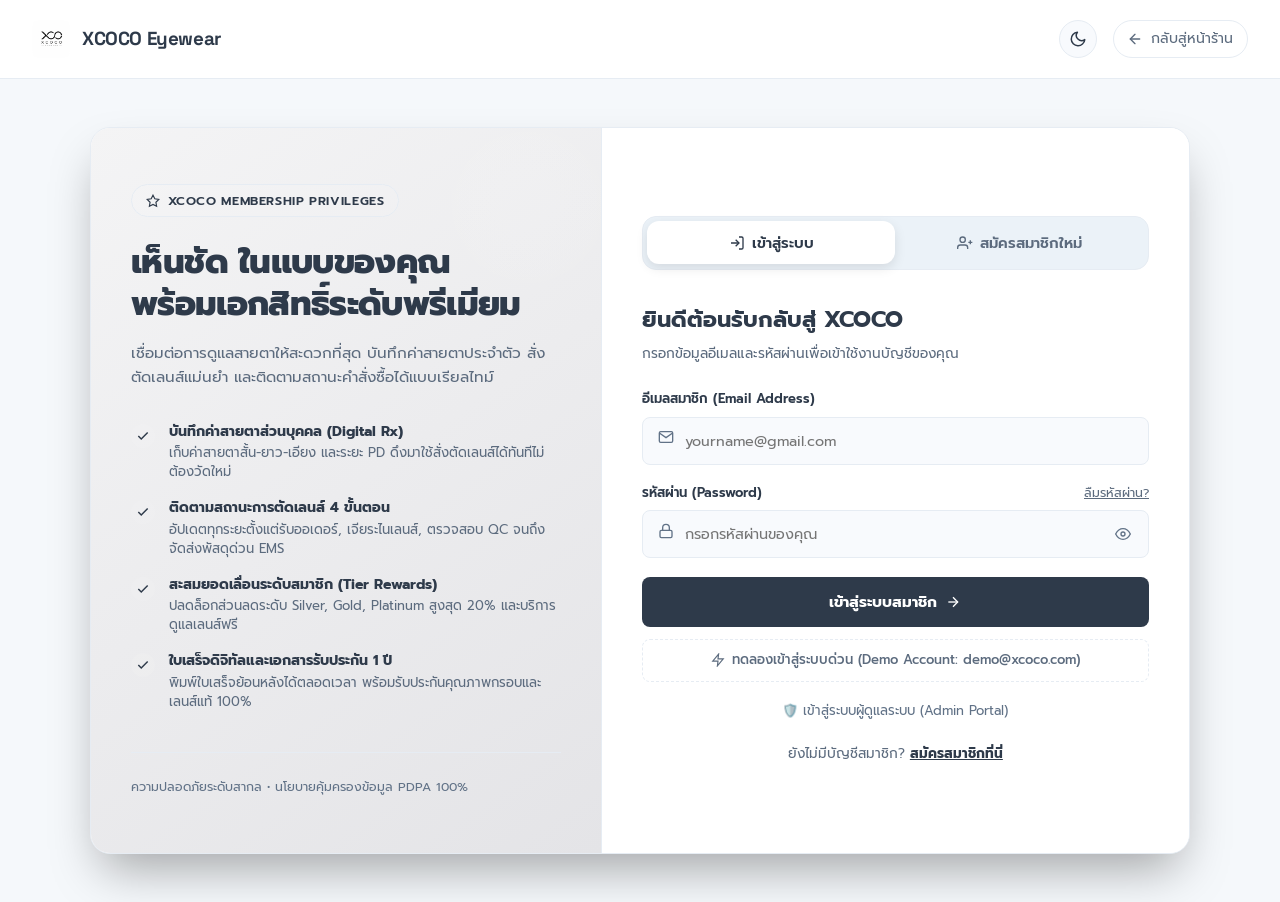
<file: auth.html>
<!DOCTYPE html>
<html lang="th" data-theme="light">
<head>
  <meta charset="UTF-8">
  <meta name="viewport" content="width=device-width, initial-scale=1.0, viewport-fit=cover">
  <title>เข้าสู่ระบบและสมัครสมาชิก - XCOCO Eyewear</title>
  <meta name="description" content="เข้าสู่ระบบสมาชิก XCOCO Eyewear เพื่อบันทึกค่าสายตา ตรวจสอบสถานะการสั่งตัดเลนส์ และรับสิทธิพิเศษมากมาย">
  
  <!-- Immediate Theme Init (Prevent FOUC) -->
  <script>
    (function() {
      const savedTheme = localStorage.getItem("xcoco_theme") || localStorage.getItem("theme") || "light";
      document.documentElement.setAttribute("data-theme", savedTheme);
    })();
  </script>

  <!-- Google Fonts: Prompt & Space Grotesk -->
  <link rel="preconnect" href="https://fonts.googleapis.com">
  <link rel="preconnect" href="https://fonts.gstatic.com" crossorigin>
  <link href="https://fonts.googleapis.com/css2?family=Montserrat:wght@400;500;600;700;800&family=Prompt:wght@300;400;500;600;700;800&family=Space+Grotesk:wght@500;700;800&display=swap" rel="stylesheet">
  
  <!-- Stylesheet & Favicon -->
  <link rel="icon" type="image/png" href="assets/images/logo-icon-32.png" sizes="32x32">
  <link rel="stylesheet" href="assets/css/styles.css?v=4.4">
</head>
<body class="auth-body">

  <!-- Navbar -->
  <header class="auth-nav">
    <div class="auth-nav-left">
      <a href="index.html" class="auth-brand-link" title="กลับสู่หน้าแรก XCOCO">
        <img src="assets/images/Logo-128.png" alt="XCOCO Logo" class="brand-logo" onerror="this.style.display='none'">
        <div class="brand-text">
          <span class="brand-name">XCOCO Eyewear</span>
          <span class="brand-tagline">เห็นชัด ในแบบของคุณ</span>
        </div>
      </a>
    </div>

    <div class="auth-nav-right">
      <button class="theme-toggle-btn" id="themeToggleBtn" onclick="toggleTheme()" title="สลับโหมดสว่าง/มืด" aria-label="Toggle Theme">
        <svg id="themeIconSun" width="18" height="18" viewBox="0 0 24 24" fill="none" stroke="currentColor" stroke-width="2" stroke-linecap="round" stroke-linejoin="round" style="display: none;">
          <circle cx="12" cy="12" r="5"></circle>
          <line x1="12" y1="1" x2="12" y2="3"></line>
          <line x1="12" y1="21" x2="12" y2="23"></line>
          <line x1="4.22" y1="4.22" x2="5.64" y2="5.64"></line>
          <line x1="18.36" y1="18.36" x2="19.78" y2="19.78"></line>
          <line x1="1" y1="12" x2="3" y2="12"></line>
          <line x1="21" y1="12" x2="23" y2="12"></line>
          <line x1="4.22" y1="19.78" x2="5.64" y2="18.36"></line>
          <line x1="18.36" y1="5.64" x2="19.78" y2="4.22"></line>
        </svg>
        <svg id="themeIconMoon" width="18" height="18" viewBox="0 0 24 24" fill="none" stroke="currentColor" stroke-width="2" stroke-linecap="round" stroke-linejoin="round">
          <path d="M21 12.79A9 9 0 1 1 11.21 3 7 7 0 0 0 21 12.79z"></path>
        </svg>
      </button>

      <a href="index.html" class="auth-back-link">
        <svg width="16" height="16" viewBox="0 0 24 24" fill="none" stroke="currentColor" stroke-width="2" stroke-linecap="round" stroke-linejoin="round">
          <line x1="19" y1="12" x2="5" y2="12"></line>
          <polyline points="12 19 5 12 12 5"></polyline>
        </svg>
        <span>กลับสู่หน้าร้าน</span>
      </a>
    </div>
  </header>

  <!-- Main Container -->
  <main class="auth-main-wrapper">
    <div class="auth-grid">
      
      <!-- Left: Brand Showcase & Value Proposition -->
      <section class="auth-brand-pane">
        <div class="auth-brand-top">
          <div class="auth-brand-logo-badge">
            <svg width="14" height="14" viewBox="0 0 24 24" fill="none" stroke="currentColor" stroke-width="2">
              <polygon points="12 2 15.09 8.26 22 9.27 17 14.14 18.18 21.02 12 17.77 5.82 21.02 7 14.14 2 9.27 8.91 8.26 12 2"></polygon>
            </svg>
            <span>XCOCO MEMBERSHIP PRIVILEGES</span>
          </div>

          <h1 class="auth-brand-title">เห็นชัด ในแบบของคุณ<br>พร้อมเอกสิทธิ์ระดับพรีเมียม</h1>
          <p class="auth-brand-desc">
            เชื่อมต่อการดูแลสายตาให้สะดวกที่สุด บันทึกค่าสายตาประจำตัว สั่งตัดเลนส์แม่นยำ และติดตามสถานะคำสั่งซื้อได้แบบเรียลไทม์
          </p>

          <div class="auth-perks-list">
            <div class="auth-perk-item">
              <div class="auth-perk-icon">
                <svg width="14" height="14" viewBox="0 0 24 24" fill="none" stroke="currentColor" stroke-width="2.5">
                  <polyline points="20 6 9 17 4 12"></polyline>
                </svg>
              </div>
              <div>
                <strong>บันทึกค่าสายตาส่วนบุคคล (Digital Rx)</strong>
                <p style="color: var(--text-secondary); font-size: 0.82rem; margin-top: 2px;">
                  เก็บค่าสายตาสั้น-ยาว-เอียง และระยะ PD ดึงมาใช้สั่งตัดเลนส์ได้ทันทีไม่ต้องวัดใหม่
                </p>
              </div>
            </div>

            <div class="auth-perk-item">
              <div class="auth-perk-icon">
                <svg width="14" height="14" viewBox="0 0 24 24" fill="none" stroke="currentColor" stroke-width="2.5">
                  <polyline points="20 6 9 17 4 12"></polyline>
                </svg>
              </div>
              <div>
                <strong>ติดตามสถานะการตัดเลนส์ 4 ขั้นตอน</strong>
                <p style="color: var(--text-secondary); font-size: 0.82rem; margin-top: 2px;">
                  อัปเดตทุกระยะตั้งแต่รับออเดอร์, เจียระไนเลนส์, ตรวจสอบ QC จนถึงจัดส่งพัสดุด่วน EMS
                </p>
              </div>
            </div>

            <div class="auth-perk-item">
              <div class="auth-perk-icon">
                <svg width="14" height="14" viewBox="0 0 24 24" fill="none" stroke="currentColor" stroke-width="2.5">
                  <polyline points="20 6 9 17 4 12"></polyline>
                </svg>
              </div>
              <div>
                <strong>สะสมยอดเลื่อนระดับสมาชิก (Tier Rewards)</strong>
                <p style="color: var(--text-secondary); font-size: 0.82rem; margin-top: 2px;">
                  ปลดล็อกส่วนลดระดับ Silver, Gold, Platinum สูงสุด 20% และบริการดูแลเลนส์ฟรี
                </p>
              </div>
            </div>

            <div class="auth-perk-item">
              <div class="auth-perk-icon">
                <svg width="14" height="14" viewBox="0 0 24 24" fill="none" stroke="currentColor" stroke-width="2.5">
                  <polyline points="20 6 9 17 4 12"></polyline>
                </svg>
              </div>
              <div>
                <strong>ใบเสร็จดิจิทัลและเอกสารรับประกัน 1 ปี</strong>
                <p style="color: var(--text-secondary); font-size: 0.82rem; margin-top: 2px;">
                  พิมพ์ใบเสร็จย้อนหลังได้ตลอดเวลา พร้อมรับประกันคุณภาพกรอบและเลนส์แท้ 100%
                </p>
              </div>
            </div>
          </div>
        </div>

        <div class="auth-brand-bottom">
          <span>ความปลอดภัยระดับสากล • นโยบายคุ้มครองข้อมูล PDPA 100%</span>
        </div>
      </section>

      <!-- Right: Interactive Auth Forms -->
      <section class="auth-form-pane">
        
        <!-- Already Logged In State (If Active) -->
        <div id="alreadyLoggedInBox" style="display: none; text-align: center; padding: 2rem 1rem;">
          <div style="width: 68px; height: 68px; border-radius: 50%; background: var(--bg-subtle); border: 1px solid var(--border-color); display: flex; align-items: center; justify-content: center; margin: 0 auto 1.25rem;">
            <svg width="32" height="32" viewBox="0 0 24 24" fill="none" stroke="currentColor" stroke-width="2">
              <path d="M20 21v-2a4 4 0 0 0-4-4H8a4 4 0 0 0-4 4v2"></path>
              <circle cx="12" cy="7" r="4"></circle>
            </svg>
          </div>
          <h2 style="font-size: 1.3rem; font-weight: 700; margin-bottom: 0.5rem;">คุณได้เข้าสู่ระบบแล้ว</h2>
          <p style="color: var(--text-secondary); font-size: 0.9rem; margin-bottom: 1.5rem;">
            ยินดีต้อนรับคุณ <strong id="loggedInUserName" style="color: var(--text-primary);">-</strong> เข้าสู่ระบบในบัญชี <span id="loggedInUserEmail">-</span>
          </p>
          <div style="display: flex; gap: 0.85rem; justify-content: center;">
            <a href="orders.html" class="btn-auth-primary" style="text-decoration: none; width: auto; padding: 0.75rem 1.5rem;">
              <span>ดูประวัติคำสั่งซื้อ & บัญชีของฉัน</span>
            </a>
            <button onclick="handleLogout()" class="btn-demo-quick" style="width: auto; margin-top: 0; padding: 0.75rem 1.25rem;">
              <span>ออกจากระบบ</span>
            </button>
          </div>
        </div>

        <!-- Auth Form Container -->
        <div id="authFormsContainer">
          <!-- Tab Navigation -->
          <div class="auth-tab-nav">
            <button type="button" class="auth-tab-btn active" id="tabLoginBtn" onclick="switchAuthTab('login')">
              <svg width="16" height="16" viewBox="0 0 24 24" fill="none" stroke="currentColor" stroke-width="2">
                <path d="M15 3h4a2 2 0 0 1 2 2v14a2 2 0 0 1-2 2h-4"></path>
                <polyline points="10 17 15 12 10 7"></polyline>
                <line x1="15" y1="12" x2="3" y2="12"></line>
              </svg>
              <span>เข้าสู่ระบบ</span>
            </button>
            <button type="button" class="auth-tab-btn" id="tabRegisterBtn" onclick="switchAuthTab('register')">
              <svg width="16" height="16" viewBox="0 0 24 24" fill="none" stroke="currentColor" stroke-width="2">
                <path d="M16 21v-2a4 4 0 0 0-4-4H5a4 4 0 0 0-4 4v2"></path>
                <circle cx="8.5" cy="7" r="4"></circle>
                <line x1="20" y1="8" x2="20" y2="14"></line>
                <line x1="23" y1="11" x2="17" y2="11"></line>
              </svg>
              <span>สมัครสมาชิกใหม่</span>
            </button>
          </div>

          <!-- Alert Notification -->
          <div id="authAlert" class="auth-alert">
            <span id="authAlertText"></span>
          </div>

          <!-- ================= Form 1: Login ================= -->
          <form id="loginForm" onsubmit="submitLogin(event)">
            <div class="auth-form-heading">
              <h2>ยินดีต้อนรับกลับสู่ XCOCO</h2>
              <p>กรอกข้อมูลอีเมลและรหัสผ่านเพื่อเข้าใช้งานบัญชีของคุณ</p>
            </div>

            <div class="auth-form-group">
              <label for="loginEmail">อีเมลสมาชิก (Email Address)</label>
              <div class="input-with-icon">
                <span class="input-icon">
                  <svg width="16" height="16" viewBox="0 0 24 24" fill="none" stroke="currentColor" stroke-width="2">
                    <path d="M4 4h16c1.1 0 2 .9 2 2v12c0 1.1-.9 2-2 2H4c-1.1 0-2-.9-2-2V6c0-1.1.9-2 2-2z"></path>
                    <polyline points="22,6 12,13 2,6"></polyline>
                  </svg>
                </span>
                <input type="email" id="loginEmail" placeholder="yourname@gmail.com" required autocomplete="email">
              </div>
            </div>

            <div class="auth-form-group">
              <div style="display: flex; justify-content: space-between; align-items: baseline; margin-bottom: 0.4rem;">
                <label for="loginPassword" style="margin-bottom: 0;">รหัสผ่าน (Password)</label>
                <button type="button" onclick="forgotPasswordAlert()" style="background: none; border: none; padding: 0; font: inherit; font-size: 0.78rem; color: var(--text-secondary); text-decoration: underline; cursor: pointer;">
                  ลืมรหัสผ่าน?
                </button>
              </div>
              <div class="input-with-icon">
                <span class="input-icon">
                  <svg width="16" height="16" viewBox="0 0 24 24" fill="none" stroke="currentColor" stroke-width="2">
                    <rect x="3" y="11" width="18" height="11" rx="2" ry="2"></rect>
                    <path d="M7 11V7a5 5 0 0 1 10 0v4"></path>
                  </svg>
                </span>
                <input type="password" id="loginPassword" placeholder="กรอกรหัสผ่านของคุณ" required autocomplete="current-password">
                <button type="button" class="password-toggle-btn" onclick="togglePasswordVisibility('loginPassword', this)" title="แสดง/ซ่อนรหัสผ่าน">
                  <svg width="16" height="16" viewBox="0 0 24 24" fill="none" stroke="currentColor" stroke-width="2">
                    <path d="M1 12s4-8 11-8 11 8 11 8-4 8-11 8-11-8-11-8z"></path>
                    <circle cx="12" cy="12" r="3"></circle>
                  </svg>
                </button>
              </div>
            </div>

            <button type="submit" id="loginSubmitBtn" class="btn-auth-primary">
              <span>เข้าสู่ระบบสมาชิก</span>
              <svg width="16" height="16" viewBox="0 0 24 24" fill="none" stroke="currentColor" stroke-width="2">
                <line x1="5" y1="12" x2="19" y2="12"></line>
                <polyline points="12 5 19 12 12 19"></polyline>
              </svg>
            </button>

            <button type="button" class="btn-demo-quick" onclick="fillDemoLogin()">
              <svg width="14" height="14" viewBox="0 0 24 24" fill="none" stroke="currentColor" stroke-width="2">
                <polygon points="13 2 3 14 12 14 11 22 21 10 12 10 13 2"></polygon>
              </svg>
              <span>ทดลองเข้าสู่ระบบด่วน (Demo Account: demo@xcoco.com)</span>
            </button>

            <div style="margin-top: 1rem; text-align: center;">
              <a href="admin.html" style="font-size: 0.82rem; color: var(--text-muted); text-decoration: none; display: inline-flex; align-items: center; gap: 5px; transition: color 0.2s;">
                <span>🛡️ เข้าสู่ระบบผู้ดูแลระบบ (Admin Portal)</span>
              </a>
            </div>

            <div style="text-align: center; margin-top: 1.25rem; font-size: 0.85rem; color: var(--text-secondary);">
              ยังไม่มีบัญชีสมาชิก? 
              <button type="button" onclick="switchAuthTab('register')" style="background: none; border: none; padding: 0; font: inherit; color: var(--text-primary); font-weight: 700; text-decoration: underline; cursor: pointer;">
                สมัครสมาชิกที่นี่
              </button>
            </div>
          </form>

          <!-- ================= Form 2: Register ================= -->
          <form id="registerForm" onsubmit="submitRegister(event)" style="display: none;">
            <div class="auth-form-heading">
              <h2>สร้างบัญชีสมาชิก XCOCO</h2>
              <p>สมัครวันนี้เพื่อบันทึกค่าสายตา และรับสิทธิพิเศษสำหรับลูกค้าใหม่</p>
            </div>

            <div class="auth-row-2col">
              <div class="auth-form-group">
                <label for="regName">ชื่อ-นามสกุล *</label>
                <div class="input-with-icon">
                  <span class="input-icon">
                    <svg width="16" height="16" viewBox="0 0 24 24" fill="none" stroke="currentColor" stroke-width="2">
                      <path d="M20 21v-2a4 4 0 0 0-4-4H8a4 4 0 0 0-4 4v2"></path>
                      <circle cx="12" cy="7" r="4"></circle>
                    </svg>
                  </span>
                  <input type="text" id="regName" placeholder="เช่น คุณสมชาย สายตาดี" required>
                </div>
              </div>

              <div class="auth-form-group">
                <label for="regPhone">เบอร์โทรศัพท์ *</label>
                <div class="input-with-icon">
                  <span class="input-icon">
                    <svg width="16" height="16" viewBox="0 0 24 24" fill="none" stroke="currentColor" stroke-width="2">
                      <path d="M22 16.92v3a2 2 0 0 1-2.18 2 19.79 19.79 0 0 1-8.63-3.07 19.5 19.5 0 0 1-6-6 19.79 19.79 0 0 1-3.07-8.67A2 2 0 0 1 4.11 2h3a2 2 0 0 1 2 1.72 12.84 12.84 0 0 0 .7 2.81 2 2 0 0 1-.45 2.11L8.09 9.91a16 16 0 0 0 6 6l1.27-1.27a2 2 0 0 1 2.11-.45 12.84 12.84 0 0 0 2.81.7A2 2 0 0 1 22 16.92z"></path>
                    </svg>
                  </span>
                  <input type="tel" id="regPhone" placeholder="081-234-5678" required>
                </div>
              </div>
            </div>

            <div class="auth-row-2col">
              <div class="auth-form-group">
                <label for="regEmail">อีเมล (สำหรับรับใบเสร็จ) *</label>
                <div class="input-with-icon">
                  <span class="input-icon">
                    <svg width="16" height="16" viewBox="0 0 24 24" fill="none" stroke="currentColor" stroke-width="2">
                      <path d="M4 4h16c1.1 0 2 .9 2 2v12c0 1.1-.9 2-2 2H4c-1.1 0-2-.9-2-2V6c0-1.1.9-2 2-2z"></path>
                      <polyline points="22,6 12,13 2,6"></polyline>
                    </svg>
                  </span>
                  <input type="email" id="regEmail" placeholder="yourname@gmail.com" required>
                </div>
              </div>

              <div class="auth-form-group">
                <label for="regPassword">รหัสผ่าน *</label>
                <div class="input-with-icon">
                  <span class="input-icon">
                    <svg width="16" height="16" viewBox="0 0 24 24" fill="none" stroke="currentColor" stroke-width="2">
                      <rect x="3" y="11" width="18" height="11" rx="2" ry="2"></rect>
                      <path d="M7 11V7a5 5 0 0 1 10 0v4"></path>
                    </svg>
                  </span>
                  <input type="password" id="regPassword" placeholder="อย่างน้อย 4 ตัวอักษร" required minlength="4">
                  <button type="button" class="password-toggle-btn" onclick="togglePasswordVisibility('regPassword', this)" title="แสดง/ซ่อนรหัสผ่าน">
                    <svg width="16" height="16" viewBox="0 0 24 24" fill="none" stroke="currentColor" stroke-width="2">
                      <path d="M1 12s4-8 11-8 11 8 11 8-4 8-11 8-11-8-11-8z"></path>
                      <circle cx="12" cy="12" r="3"></circle>
                    </svg>
                  </button>
                </div>
              </div>
            </div>

            <div class="auth-form-group">
              <label for="regBirthdate">วัน/เดือน/ปีเกิด (สำหรับรับสิทธิ์วันเกิด)</label>
              <div class="input-with-icon">
                <span class="input-icon">
                  <svg width="16" height="16" viewBox="0 0 24 24" fill="none" stroke="currentColor" stroke-width="2">
                    <rect x="3" y="4" width="18" height="18" rx="2" ry="2"></rect>
                    <line x1="16" y1="2" x2="16" y2="6"></line>
                    <line x1="8" y1="2" x2="8" y2="6"></line>
                    <line x1="3" y1="10" x2="21" y2="10"></line>
                  </svg>
                </span>
                <input type="date" id="regBirthdate">
              </div>
            </div>

            <div class="auth-form-group">
              <label for="regAddress">ที่อยู่สำหรับจัดส่งพัสดุ</label>
              <div class="input-with-icon">
                <span class="input-icon" style="top: 1rem;">
                  <svg width="16" height="16" viewBox="0 0 24 24" fill="none" stroke="currentColor" stroke-width="2">
                    <path d="M21 10c0 7-9 13-9 13s-9-6-9-13a9 9 0 0 1 18 0z"></path>
                    <circle cx="12" cy="10" r="3"></circle>
                  </svg>
                </span>
                <textarea id="regAddress" rows="2" placeholder="บ้านเลขที่, อาคาร, ซอย, ถนน, แขวง/ตำบล, เขต/อำเภอ, จังหวัด, รหัสไปรษณีย์"></textarea>
              </div>
            </div>

            <!-- Optional Prescription Card -->
            <div class="auth-rx-box">
              <div class="auth-rx-header">
                <span>บันทึกค่าสายตาประจำตัว (ระบุหรือไม่ระบุก็ได้)</span>
                <span class="badge-tag-modern">สำหรับตัดเลนส์ด่วน</span>
              </div>

              <!-- Input Mode Toggle -->
              <div class="rx-mode-toggle">
                <button type="button" class="rx-mode-btn active" id="rxRegModeSelect" onclick="switchRegRxInputMode('select')">
                  <svg width="14" height="14" viewBox="0 0 24 24" fill="none" stroke="currentColor" stroke-width="2"><polyline points="6 9 12 15 18 9"></polyline></svg>
                  <span>เลือกจากรายการ</span>
                </button>
                <button type="button" class="rx-mode-btn" id="rxRegModeManual" onclick="switchRegRxInputMode('manual')">
                  <svg width="14" height="14" viewBox="0 0 24 24" fill="none" stroke="currentColor" stroke-width="2"><path d="M11 4H4a2 2 0 0 0-2 2v14a2 2 0 0 0 2 2h14a2 2 0 0 0 2-2v-7"></path><path d="M18.5 2.5a2.121 2.121 0 0 1 3 3L12 15l-4 1 1-4 9.5-9.5z"></path></svg>
                  <span>พิมพ์ค่าเอง</span>
                </button>
              </div>

              <!-- Mode A: Select Dropdowns -->
              <div id="rxRegSelectMode" class="auth-row-2col">
                <div>
                  <label class="rx-field-label">ตาขวา (Right SPH)</label>
                  <div class="rx-hybrid-wrap">
                    <select id="regRightSphSelect" class="rx-hybrid-select" aria-label="ตาขวา (Right SPH)" onchange="syncRegRxValue('regRightSph', this.value)"></select>
                  </div>
                </div>
                <div>
                  <label class="rx-field-label">ตาซ้าย (Left SPH)</label>
                  <div class="rx-hybrid-wrap">
                    <select id="regLeftSphSelect" class="rx-hybrid-select" aria-label="ตาซ้าย (Left SPH)" onchange="syncRegRxValue('regLeftSph', this.value)"></select>
                  </div>
                </div>
              </div>

              <!-- Mode B: Manual Text Inputs -->
              <div id="rxRegManualMode" class="auth-row-2col" style="display: none;">
                <div>
                  <label class="rx-field-label">ตาขวา (Right SPH)</label>
                  <div class="rx-hybrid-wrap">
                    <input type="text" id="regRightSphManual" class="rx-hybrid-input" placeholder="เช่น -1.50, +2.00" onchange="syncRegRxValue('regRightSph', this.value)">
                    <span class="rx-input-hint">กรอกค่า เช่น -2.75</span>
                  </div>
                </div>
                <div>
                  <label class="rx-field-label">ตาซ้าย (Left SPH)</label>
                  <div class="rx-hybrid-wrap">
                    <input type="text" id="regLeftSphManual" class="rx-hybrid-input" placeholder="เช่น -1.50, +2.00" onchange="syncRegRxValue('regLeftSph', this.value)">
                    <span class="rx-input-hint">กรอกค่า เช่น -2.75</span>
                  </div>
                </div>
              </div>

              <!-- Hidden inputs that store the final values for form submission -->
              <input type="hidden" id="regRightSph" value="-1.50">
              <input type="hidden" id="regLeftSph" value="-1.50">
              
              <!-- PD Slider + Number combo -->
              <div class="rx-pd-combo">
                <label class="rx-field-label">ระยะห่างรูม่านตา (PD mm)</label>
                <div class="rx-pd-flex">
                  <input type="range" id="regPdSlider" min="50" max="75" value="62" class="rx-pd-slider" aria-label="ระยะห่างรูม่านตา (PD) แบบเลื่อน" oninput="document.getElementById('regPd').value=this.value; updateRegPdDisplay()">
                  <input type="number" id="regPd" min="50" max="75" value="62" class="rx-pd-number" aria-label="ระยะห่างรูม่านตา (PD) แบบกรอกตัวเลข" oninput="document.getElementById('regPdSlider').value=this.value; updateRegPdDisplay()">
                  <span class="rx-pd-unit">mm</span>
                </div>
                <div class="rx-pd-labels">
                  <span>50</span>
                  <span class="rx-pd-current" id="regPdDisplayValue">62 mm</span>
                  <span>75</span>
                </div>
              </div>
            </div>

            <div class="auth-form-group">
              <label style="display: flex; align-items: flex-start; gap: 0.5rem; cursor: pointer; font-size: 0.8rem; font-weight: normal; color: var(--text-secondary);">
                <input type="checkbox" id="regConsent" required checked style="margin-top: 3px;">
                <span>ฉันได้อ่านและยินยอมตาม <button type="button" onclick="event.preventDefault();toggleAuthTermsDetail()" class="link-terms">ข้อตกลงและเงื่อนไขการให้บริการ</button> รวมถึงนโยบายความเป็นส่วนตัว (PDPA) ของ XCOCO Eyewear เพื่อรับสิทธิประโยชน์สมาชิก</span>
              </label>
              <div id="authTermsDetailBox" class="terms-detail-box" style="display: none;">
                <div class="terms-content">
                  <strong>📜 เงื่อนไขและข้อตกลงการใช้บริการ XCOCO Eyewear:</strong>
                  <ul>
                    <li>ข้อมูลส่วนบุคคล (ชื่อ, เบอร์โทร, อีเมล, ค่าสายตา, ที่อยู่) จะถูกเก็บเป็นความลับเพื่อใช้ในขั้นตอนการตัดเลนส์และจัดส่งเท่านั้น</li>
                    <li>รับประกันค่าสายตา 30 วัน หากใส่แล้วไม่สบายตาสามารถส่งกลับมาตัดเลนส์คู่ใหม่ได้ฟรี</li>
                    <li>สมาชิกยินยอมรับข่าวสารโปรโมชันและโค้ดส่วนลดพิเศษผ่านทางอีเมล</li>
                  </ul>
                </div>
              </div>
            </div>

            <button type="submit" id="regSubmitBtn" class="btn-auth-primary">
              <span>สร้างบัญชีและรับสิทธิพิเศษ</span>
              <svg width="16" height="16" viewBox="0 0 24 24" fill="none" stroke="currentColor" stroke-width="2">
                <line x1="5" y1="12" x2="19" y2="12"></line>
                <polyline points="12 5 19 12 12 19"></polyline>
              </svg>
            </button>

            <div id="regProgressTip" class="reg-progress-tip" style="display: none;" aria-live="polite">
              <span class="tip-bulb" aria-hidden="true">💡</span>
              <span id="regProgressTipText">กำลังเตรียมข้อมูลสมาชิกของคุณ...</span>
            </div>

            <div style="text-align: center; margin-top: 1.5rem; font-size: 0.85rem; color: var(--text-secondary);">
              มีบัญชีสมาชิกอยู่แล้ว? 
              <button type="button" onclick="switchAuthTab('login')" style="background: none; border: none; padding: 0; font: inherit; color: var(--text-primary); font-weight: 700; text-decoration: underline; cursor: pointer;">
                เข้าสู่ระบบที่นี่
              </button>
            </div>
          </form>
        </div>

      </section>
    </div>
  </main>

  <script src="assets/js/ui.js?v=1.0"></script>
  <script>
    // Theme Management
    function initTheme() {
      const savedTheme = localStorage.getItem("xcoco_theme") || localStorage.getItem("theme") || "light";
      document.documentElement.setAttribute("data-theme", savedTheme);
      updateThemeIcons(savedTheme);
    }

    function toggleTheme() {
      const current = document.documentElement.getAttribute("data-theme") || localStorage.getItem("xcoco_theme") || "light";
      const next = current === "dark" ? "light" : "dark";
      document.documentElement.setAttribute("data-theme", next);
      localStorage.setItem("xcoco_theme", next);
      localStorage.setItem("theme", next);
      updateThemeIcons(next);
    }

    function updateThemeIcons(theme) {
      const sun = document.getElementById("themeIconSun");
      const moon = document.getElementById("themeIconMoon");
      if (sun && moon) {
        if (theme === "light") {
          sun.style.display = "none";
          moon.style.display = "block";
        } else {
          sun.style.display = "block";
          moon.style.display = "none";
        }
      }
    }

    initTheme();

    // Check if user is already logged in
    function checkCurrentSession() {
      const saved = localStorage.getItem("xcoco_current_user");
      if (saved) {
        try {
          const user = JSON.parse(saved);
          if (user && user.email) {
            document.getElementById("alreadyLoggedInBox").style.display = "block";
            document.getElementById("authFormsContainer").style.display = "none";
            document.getElementById("loggedInUserName").innerText = user.name || "สมาชิก";
            document.getElementById("loggedInUserEmail").innerText = user.email;
            return;
          }
        } catch(e) {}
      }
      document.getElementById("alreadyLoggedInBox").style.display = "none";
      document.getElementById("authFormsContainer").style.display = "block";
    }

    function handleLogout() {
      localStorage.removeItem("xcoco_current_user");
      checkCurrentSession();
      showAlert("ออกจากระบบเรียบร้อยแล้ว", "success");
    }

    // Toggle Password show/hide
    function togglePasswordVisibility(fieldId, btn) {
      const input = document.getElementById(fieldId);
      if (!input) return;
      if (input.type === "password") {
        input.type = "text";
        btn.innerHTML = `
          <svg width="16" height="16" viewBox="0 0 24 24" fill="none" stroke="currentColor" stroke-width="2">
            <path d="M17.94 17.94A10.07 10.07 0 0 1 12 20c-7 0-11-8-11-8a18.45 18.45 0 0 1 5.06-5.94M9.9 4.24A9.12 9.12 0 0 1 12 4c7 0 11 8 11 8a18.5 18.5 0 0 1-2.16 3.19m-6.72-1.07a3 3 0 1 1-4.24-4.24"></path>
            <line x1="1" y1="1" x2="23" y2="23"></line>
          </svg>
        `;
      } else {
        input.type = "password";
        btn.innerHTML = `
          <svg width="16" height="16" viewBox="0 0 24 24" fill="none" stroke="currentColor" stroke-width="2">
            <path d="M1 12s4-8 11-8 11 8 11 8-4 8-11 8-11-8-11-8z"></path>
            <circle cx="12" cy="12" r="3"></circle>
          </svg>
        `;
      }
    }

    // Alert helper
    function showAlert(text, type = "error") {
      const alertEl = document.getElementById("authAlert");
      const textEl = document.getElementById("authAlertText");
      textEl.innerText = text;
      alertEl.className = "auth-alert " + type;
      alertEl.style.display = "flex";
      alertEl.scrollIntoView({ behavior: "smooth", block: "nearest" });
    }

    function hideAlert() {
      const alertEl = document.getElementById("authAlert");
      alertEl.style.display = "none";
    }

    // Tab switching
    function switchAuthTab(mode) {
      hideAlert();
      const tabLogin = document.getElementById("tabLoginBtn");
      const tabReg = document.getElementById("tabRegisterBtn");
      const formLogin = document.getElementById("loginForm");
      const formReg = document.getElementById("registerForm");

      if (mode === "register") {
        tabReg.classList.add("active");
        tabLogin.classList.remove("active");
        formReg.style.display = "block";
        formLogin.style.display = "none";
        window.location.hash = "register";
      } else {
        tabLogin.classList.add("active");
        tabReg.classList.remove("active");
        formLogin.style.display = "block";
        formReg.style.display = "none";
        window.location.hash = "login";
      }
    }

    // URL Query Params check (?mode=register or #register)
    function checkUrlMode() {
      const urlParams = new URLSearchParams(window.location.search);
      const mode = urlParams.get("mode") || (window.location.hash.includes("register") ? "register" : "login");
      switchAuthTab(mode);
    }

    function getRedirectUrl() {
      const urlParams = new URLSearchParams(window.location.search);
      return urlParams.get("redirect") || "orders.html";
    }

    // Fill Demo Login
    function fillDemoLogin() {
      document.getElementById("loginEmail").value = "demo@xcoco.com";
      document.getElementById("loginPassword").value = "1234";
      hideAlert();
      showAlert("ใส่ข้อมูลบัญชี Demo ให้เรียบร้อยแล้ว กดเข้าสู่ระบบได้ทันที", "success");
    }

    function forgotPasswordAlert() {
      showToast("🔒 ระบบกู้คืนรหัสผ่าน:\nกรุณาติดต่อเจ้าหน้าที่แอดมินทาง LINE: @xcoco เพื่อขอรับลิงก์รีเซ็ตรหัสผ่านความปลอดภัยสูงครับ", "info");
    }

    // Expand/collapse the PDPA + terms detail box (mirrors index.html toggleTermsDetail)
    function toggleAuthTermsDetail() {
      const box = document.getElementById("authTermsDetailBox");
      if (box) {
        box.style.display = box.style.display === "none" ? "block" : "none";
      }
    }

    // Submit Login
    async function submitLogin(e) {
      e.preventDefault();
      hideAlert();
      const email = document.getElementById("loginEmail").value.trim().toLowerCase();
      const pass = document.getElementById("loginPassword").value;
      const btn = document.getElementById("loginSubmitBtn");

      btn.disabled = true;
      btn.innerHTML = `<span>กำลังตรวจสอบข้อมูล...</span>`;

      // 1. Try PHP API (MySQL)
      // Abort after 20s so the UI never hangs forever (falls through to LocalStorage)
      let apiError = null;
      try {
        const ctrl = new AbortController();
        const timer = setTimeout(() => ctrl.abort(), 20000);
        let res;
        try {
          res = await fetch("backend/api_login.php", {
            method: "POST",
            headers: { "Content-Type": "application/json" },
            body: JSON.stringify({ email, password: pass }),
            signal: ctrl.signal
          });
        } finally {
          clearTimeout(timer);
        }
        const data = await res.json();
        if (data && data.success && data.user) {
          const userObj = {
            ...data.user,
            totalSpent: parseFloat(data.user.total_spent) || 0,
            rx: {
              rSph: data.user.right_sph || "-1.50",
              lSph: data.user.left_sph || "-1.50",
              pd: data.user.pd || 62
            }
          };
          localStorage.setItem("xcoco_current_user", JSON.stringify(userObj));
          showAlert("เข้าสู่ระบบสำเร็จ! กำลังนำท่านเข้าสู่ระบบ...", "success");
          setTimeout(() => {
            if (userObj.role === 'admin' || userObj.email === 'admin@xcoco.com') {
              window.location.href = "admin.html";
            } else {
              window.location.href = getRedirectUrl();
            }
          }, 600);
          return;
        } else if (data && !data.success) {
          // จำข้อความไว้ก่อน แล้วตกไปทดสอบ LocalStorage fallback
          // (ปุ่ม Demo ต้องใช้ได้แม้ API/MySQL จะมีปัญหา)
          apiError = data.message || "อีเมลหรือรหัสผ่านไม่ถูกต้อง";
        }
      } catch (err) {
        if (err && err.name === "AbortError") {
          console.log("PHP Login timeout (20s), using offline fallback");
        } else {
          console.log("PHP Login fallback:", err);
        }
      }

      // 2. Fallback to LocalStorage
      const localUsers = JSON.parse(localStorage.getItem("xcoco_users") || "[]");
      const user = localUsers.find(u => u.email.toLowerCase() === email && u.password === pass);

      if (user || (email === "demo@xcoco.com" && pass === "1234") || (email === "admin@xcoco.com" && pass === "admin1234")) {
        let loggedUser;
        if (email === "admin@xcoco.com" && pass === "admin1234") {
          loggedUser = {
            name: "ผู้ดูแลระบบ XCOCO",
            email: "admin@xcoco.com",
            phone: "02-999-8888",
            member_tier: "Super Admin",
            role: "admin",
            totalSpent: 0,
            rx: { rSph: "0.00", lSph: "0.00", pd: 62 }
          };
        } else {
          loggedUser = user || {
            name: "คุณสมชาย สายตาดี",
            email: "demo@xcoco.com",
            phone: "081-234-5678",
            birthdate: "1998-05-15",
            address: "123/45 หมู่ 6 ถ.สุขุมวิท แขวงคลองเตย เขตคลองเตย กรุงเทพฯ 10110",
            member_tier: "Classic Member",
            role: "customer",
            totalSpent: 0,
            rx: { rSph: "-1.50", lSph: "-1.50", pd: 62 }
          };
        }
        localStorage.setItem("xcoco_current_user", JSON.stringify(loggedUser));
        showAlert("เข้าสู่ระบบสำเร็จ! กำลังนำท่านเข้าสู่ระบบ...", "success");
        setTimeout(() => {
          if (loggedUser.role === 'admin' || loggedUser.email === 'admin@xcoco.com') {
            window.location.href = "admin.html";
          } else {
            window.location.href = getRedirectUrl();
          }
        }, 600);
      } else {
        showAlert(apiError || "อีเมลหรือรหัสผ่านไม่ถูกต้อง (หากต้องการทดสอบ กดปุ่ม Demo ด้านล่าง)");
        btn.disabled = false;
        btn.innerHTML = `<span>เข้าสู่ระบบสมาชิก</span>`;
      }
    }

    // Submit Register
    async function submitRegister(e) {
      e.preventDefault();
      hideAlert();

      const name = document.getElementById("regName").value.trim();
      const phone = document.getElementById("regPhone").value.trim();
      const email = document.getElementById("regEmail").value.trim().toLowerCase();
      const password = document.getElementById("regPassword").value;
      const birthdate = document.getElementById("regBirthdate").value;
      const address = document.getElementById("regAddress").value.trim();
      const rightSph = document.getElementById("regRightSph").value.trim();
      const leftSph = document.getElementById("regLeftSph").value.trim();
      const pd = parseInt(document.getElementById("regPd").value, 10) || 62;
      const btn = document.getElementById("regSubmitBtn");

      btn.disabled = true;
      btn.innerHTML = `<span>กำลังบันทึกข้อมูลและส่งอีเมล...</span>`;

      // Staged progress + rotating eyewear tips while waiting for the server (~9s).
      // Purely presentational: the request below is genuinely in flight the whole time.
      const regSteps = [
        "กำลังบันทึกข้อมูลสมาชิก...",
        "กำลังจัดเตรียมอีเมลต้อนรับ...",
        "กำลังตรวจสอบสิทธิ์สมาชิกใหม่..."
      ];
      const regTips = [
        "เลนส์ Blue Block ช่วยกรองแสงสีฟ้าจากหน้าจอ",
        "ค่า PD คือระยะห่างระหว่างรูม่านตาทั้งสองข้าง",
        "สมาชิกใหม่รับโค้ดส่วนลด XCOCO10 ทันที",
        "เช็ดเลนส์ด้วยผ้าไมโครไฟเบอร์เท่านั้นนะ"
      ];
      const regTipBox = document.getElementById("regProgressTip");
      const regTipText = document.getElementById("regProgressTipText");
      let regTick = 0;
      let regProgressTimer = null;
      const stopRegProgress = () => {
        if (regProgressTimer) clearInterval(regProgressTimer);
        if (regTipBox) regTipBox.style.display = "none";
      };
      if (regTipBox) regTipBox.style.display = "flex";
      regProgressTimer = setInterval(() => {
        regTick++;
        btn.innerHTML = `<span>${regSteps[regTick % regSteps.length]}</span>`;
        if (regTipText) {
          regTipText.style.opacity = "0";
          setTimeout(() => {
            regTipText.innerText = regTips[regTick % regTips.length];
            regTipText.style.opacity = "1";
          }, 200);
        }
      }, 2600);

      const newUser = {
        name,
        phone,
        email,
        password,
        birthdate,
        address,
        right_sph: rightSph,
        left_sph: leftSph,
        pd,
        member_tier: "Classic Member",
        total_spent: 0,
        rx: { rSph: rightSph, lSph: leftSph, pd }
      };

      // 1. Try PHP API (MySQL + PHPMailer)
      // Abort after 25s so the UI never hangs forever (SMTP can be slow; falls through to LocalStorage)
      try {
        const ctrl = new AbortController();
        const timer = setTimeout(() => ctrl.abort(), 25000);
        let res;
        try {
          res = await fetch("backend/api_register.php", {
            method: "POST",
            headers: { "Content-Type": "application/json" },
            body: JSON.stringify(newUser),
            signal: ctrl.signal
          });
        } finally {
          clearTimeout(timer);
        }
        const data = await res.json();
        if (data && data.success) {
          localStorage.setItem("xcoco_current_user", JSON.stringify(newUser));
          // Also save in localUsers array
          const localUsers = JSON.parse(localStorage.getItem("xcoco_users") || "[]");
          localUsers.push(newUser);
          localStorage.setItem("xcoco_users", JSON.stringify(localUsers));

          showAlert("สมัครสมาชิกสำเร็จ! ระบบได้จัดส่งอีเมลต้อนรับไปยัง " + email + " เรียบร้อยแล้ว กำลังนำท่านเข้าสู่ระบบ...", "success");
          stopRegProgress();
          setTimeout(() => {
            window.location.href = getRedirectUrl();
          }, 1200);
          return;
        } else if (data && !data.success) {
          showAlert(data.message || "เกิดข้อผิดพลาดในการสมัครสมาชิก");
          stopRegProgress();
          btn.disabled = false;
          btn.innerHTML = `<span>สร้างบัญชีและรับสิทธิพิเศษ</span>`;
          return;
        }
      } catch (err) {
        if (err && err.name === "AbortError") {
          console.log("PHP Register timeout (25s), using offline fallback");
        } else {
          console.log("PHP Register fallback:", err);
        }
      }

      // 2. Fallback to LocalStorage
      const localUsers = JSON.parse(localStorage.getItem("xcoco_users") || "[]");
      if (localUsers.some(u => u.email.toLowerCase() === email)) {
        showAlert("อีเมลนี้ถูกใช้งานแล้ว กรุณาเข้าสู่ระบบ หรือใช้อีเมลอื่น");
        stopRegProgress();
        btn.disabled = false;
        btn.innerHTML = `<span>สร้างบัญชีและรับสิทธิพิเศษ</span>`;
        return;
      }

      localUsers.push(newUser);
      localStorage.setItem("xcoco_users", JSON.stringify(localUsers));
      localStorage.setItem("xcoco_current_user", JSON.stringify(newUser));

      showAlert("สมัครสมาชิกสำเร็จ! ยินดีต้อนรับสู่ XCOCO Eyewear กำลังนำท่านเข้าสู่ระบบ...", "success");
      stopRegProgress();
      setTimeout(() => {
        window.location.href = getRedirectUrl();
      }, 1000);
    }

    // Rx Input System
    function populateAuthRxSelects() {
      const selects = [
        document.getElementById("regRightSphSelect"),
        document.getElementById("regLeftSphSelect")
      ];
      
      let sphHtml = '<option value="0.00">0.00 (ปกติ)</option>';
      sphHtml += '<optgroup label="สายตาสั้น (-)">';
      for (let i = -0.25; i >= -10.00; i -= 0.25) {
        const val = i.toFixed(2);
        sphHtml += `<option value="${val}" ${val === "-1.50" ? "selected" : ""}>${val}</option>`;
      }
      sphHtml += '</optgroup>';
      sphHtml += '<optgroup label="สายตายาว (+)">';
      for (let i = 0.25; i <= 4.00; i += 0.25) {
        const val = `+${i.toFixed(2)}`;
        sphHtml += `<option value="${val}">${val}</option>`;
      }
      sphHtml += '</optgroup>';
      
      selects.forEach(s => { if (s) s.innerHTML = sphHtml; });
    }

    function switchRegRxInputMode(mode) {
      const selectMode = document.getElementById("rxRegSelectMode");
      const manualMode = document.getElementById("rxRegManualMode");
      const btnSelect = document.getElementById("rxRegModeSelect");
      const btnManual = document.getElementById("rxRegModeManual");

      if (mode === "manual") {
        selectMode.style.display = "none";
        manualMode.style.display = "grid";
        btnSelect.classList.remove("active");
        btnManual.classList.add("active");
        // Sync current values to manual inputs
        document.getElementById("regRightSphManual").value = document.getElementById("regRightSph").value;
        document.getElementById("regLeftSphManual").value = document.getElementById("regLeftSph").value;
      } else {
        selectMode.style.display = "grid";
        manualMode.style.display = "none";
        btnSelect.classList.add("active");
        btnManual.classList.remove("active");
        // Sync current values to select
        const rVal = document.getElementById("regRightSph").value;
        const lVal = document.getElementById("regLeftSph").value;
        const rSel = document.getElementById("regRightSphSelect");
        const lSel = document.getElementById("regLeftSphSelect");
        if (rSel) rSel.value = rVal;
        if (lSel) lSel.value = lVal;
      }
    }

    function syncRegRxValue(hiddenId, value) {
      const hid = document.getElementById(hiddenId);
      if (hid) hid.value = value;
    }

    function updateRegPdDisplay() {
      const pd = document.getElementById("regPd");
      const display = document.getElementById("regPdDisplayValue");
      if (pd && display) {
        display.textContent = pd.value + " mm";
      }
    }

    // On Load
    populateAuthRxSelects();
    checkCurrentSession();
    checkUrlMode();
  </script>
</body>
</html>
</file>
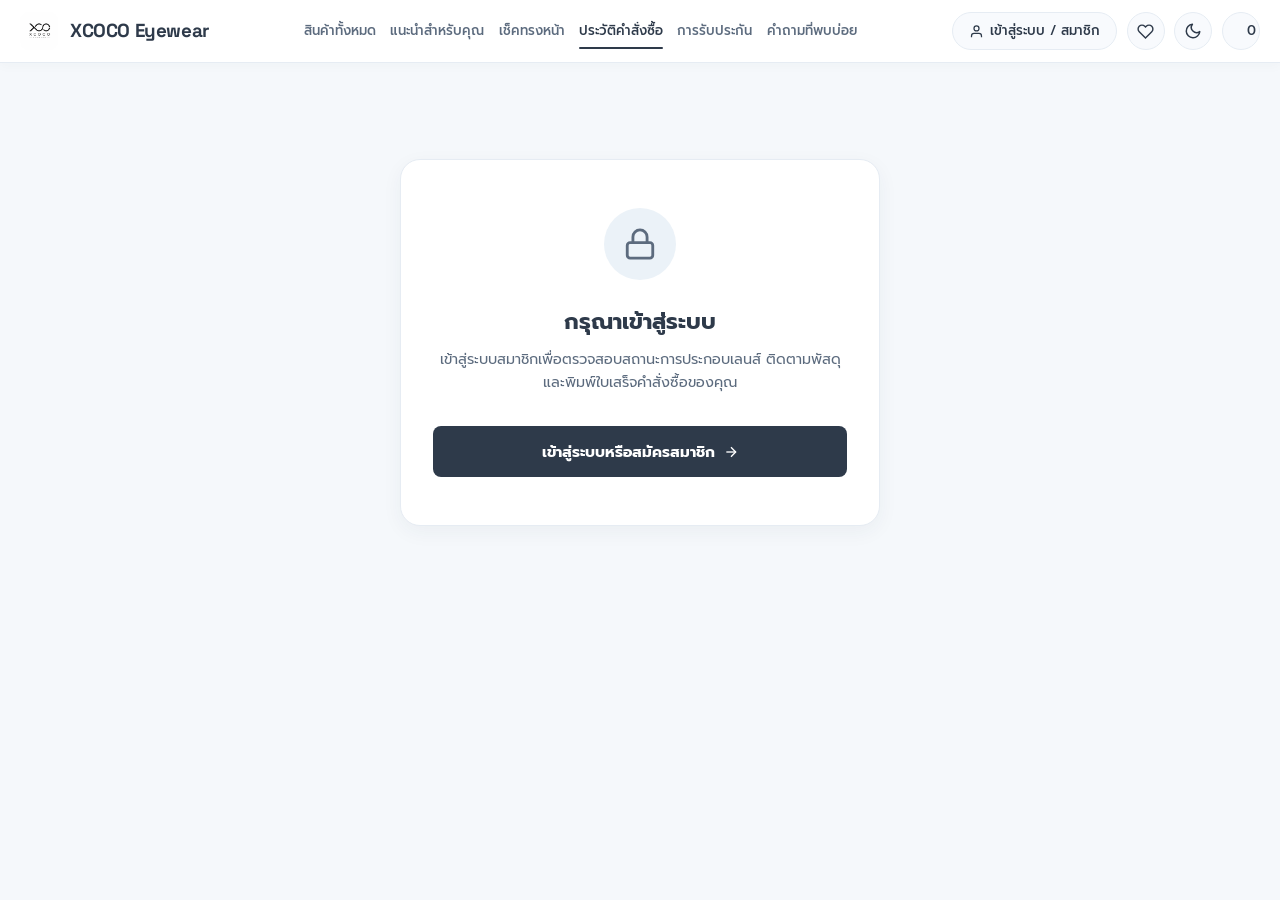
<file: orders.html>
<!DOCTYPE html>
<html lang="th" data-theme="light">
<head>
  <meta charset="UTF-8">
  <meta name="viewport" content="width=device-width, initial-scale=1.0, viewport-fit=cover">
  <title>ประวัติคำสั่งซื้อและบัญชีของฉัน - XCOCO Eyewear</title>
  <meta name="description" content="ตรวจสอบสถานะการเจียระไนเลนส์ ติดตามพัสดุ และดูประวัติคำสั่งซื้อแว่นตา XCOCO Eyewear">
  
  <!-- Immediate Theme Init (Prevent FOUC) -->
  <script>
    (function() {
      const savedTheme = localStorage.getItem("xcoco_theme") || localStorage.getItem("theme") || "light";
      document.documentElement.setAttribute("data-theme", savedTheme);
    })();
  </script>

  <!-- Google Fonts: Prompt & Space Grotesk -->
  <link rel="preconnect" href="https://fonts.googleapis.com">
  <link rel="preconnect" href="https://fonts.gstatic.com" crossorigin>
  <link href="https://fonts.googleapis.com/css2?family=Montserrat:wght@400;500;600;700;800&family=Prompt:wght@300;400;500;600;700;800&family=Space+Grotesk:wght@500;700;800&display=swap" rel="stylesheet">
  
  <!-- Stylesheet & Favicon -->
  <link rel="icon" type="image/png" href="assets/images/logo-icon-32.png" sizes="32x32">
  <link rel="stylesheet" href="assets/css/styles.css?v=4.4">
</head>
<body class="orders-page">

  <!-- Navbar -->
  <!-- Navbar -->
  <header class="navbar">
    <div class="nav-container">
      <a href="index.html" class="brand" title="กลับสู่หน้าแรก XCOCO" style="text-decoration: none;">
        <img src="assets/images/Logo-128.png" alt="XCOCO Logo" class="brand-logo" onerror="this.style.display='none'">
        <div class="brand-text">
          <span class="brand-name">XCOCO Eyewear</span>
          <span class="brand-tagline">เห็นชัด ในแบบของคุณ</span>
        </div>
      </a>

      <nav class="nav-links">
        <a href="index.html#products" class="nav-link">สินค้าทั้งหมด</a>
        <a href="index.html#recommendations" class="nav-link">แนะนำสำหรับคุณ</a>
        <a href="index.html#face-match" class="nav-link">เช็คทรงหน้า</a>
        <a href="orders.html" class="nav-link active">ประวัติคำสั่งซื้อ</a>
        <a href="index.html#guarantee" class="nav-link">การรับประกัน</a>
        <a href="index.html#faq" class="nav-link">คำถามที่พบบ่อย</a>
      </nav>

      <div class="nav-actions">
        <!-- Auth / User Profile Button -->
        <div id="authNavSection">
          <a id="authBtn" href="auth.html" class="nav-auth-btn" style="text-decoration: none; display: none;">
            <svg width="15" height="15" viewBox="0 0 24 24" fill="none" stroke="currentColor" stroke-width="2">
              <path d="M20 21v-2a4 4 0 0 0-4-4H8a4 4 0 0 0-4 4v2"></path>
              <circle cx="12" cy="7" r="4"></circle>
            </svg>
            <span>เข้าสู่ระบบ / สมาชิก</span>
          </a>
          <div id="userProfileDropdown" class="user-dropdown">
            <button class="user-avatar-btn" onclick="toggleUserMenu()">
              <svg width="15" height="15" viewBox="0 0 24 24" fill="none" stroke="currentColor" stroke-width="2">
                <path d="M20 21v-2a4 4 0 0 0-4-4H8a4 4 0 0 0-4 4v2"></path>
                <circle cx="12" cy="7" r="4"></circle>
              </svg>
              <span id="navUserName" class="user-name-text">สมาชิก</span>
              <span id="navUserTierBadge" class="user-tier-badge tier-classic">Classic</span>
              <span class="dropdown-arrow">▾</span>
            </button>
            <div id="userMenuContent" class="user-menu-box" style="display: none;">
              <div class="user-menu-header">
                <div class="user-menu-top">
                  <strong id="menuUserFullName">ผู้ใช้งาน</strong>
                  <span id="menuUserTierBadge" class="user-tier-badge tier-classic">Classic</span>
                </div>
                <small id="menuUserEmail">user@example.com</small>
              </div>
              <a href="orders.html" class="user-menu-item" style="text-decoration: none;">
                <svg width="15" height="15" viewBox="0 0 24 24" fill="none" stroke="currentColor" stroke-width="2">
                  <path d="M6 2L3 6v14a2 2 0 0 0 2 2h14a2 2 0 0 0 2-2V6l-3-4z"></path>
                  <line x1="3" y1="6" x2="21" y2="6"></line>
                  <path d="M16 10a4 4 0 0 1-8 0"></path>
                </svg>
                <span>ประวัติคำสั่งซื้อของฉัน</span>
              </a>
              <a href="orders.html#profile" class="user-menu-item" style="text-decoration: none;">
                <svg width="15" height="15" viewBox="0 0 24 24" fill="none" stroke="currentColor" stroke-width="2">
                  <path d="M11 4H4a2 2 0 0 0-2 2v14a2 2 0 0 0 2 2h14a2 2 0 0 0 2-2v-7"></path>
                  <path d="M18.5 2.5a2.121 2.121 0 0 1 3 3L12 15l-4 1 1-4 9.5-9.5z"></path>
                </svg>
                <span>แก้ไขข้อมูล & ค่าสายตา</span>
              </a>
              <a id="menuAdminPortalLink" href="admin.html" class="user-menu-item" style="text-decoration: none; display: none; color: var(--brand-sky-blue); font-weight: 600;">
                <svg width="15" height="15" viewBox="0 0 24 24" fill="none" stroke="currentColor" stroke-width="2">
                  <path d="M12 22s8-4 8-10V5l-8-3-8 3v7c0 6 8 10 8 10z"></path>
                </svg>
                <span>🛡️ จัดการหลังบ้าน (Admin)</span>
              </a>
              <div class="user-menu-divider"></div>
              <div class="user-menu-item logout-btn" onclick="handleLogout()">
                <svg width="15" height="15" viewBox="0 0 24 24" fill="none" stroke="currentColor" stroke-width="2">
                  <path d="M9 21H5a2 2 0 0 1-2-2V5a2 2 0 0 1 2-2h4"></path>
                  <polyline points="16 17 21 12 16 7"></polyline>
                  <line x1="21" y1="12" x2="9" y2="12"></line>
                </svg>
                <span>ออกจากระบบ</span>
              </div>
            </div>
          </div>
        </div>

        <!-- Wishlist Button -->
        <a href="index.html#wishlist" class="icon-btn" title="สินค้าที่ถูกใจ" aria-label="สินค้าที่ถูกใจ" style="text-decoration: none;">
          <svg width="17" height="17" viewBox="0 0 24 24" fill="none" stroke="currentColor" stroke-width="2">
            <path d="M20.84 4.61a5.5 5.5 0 0 0-7.78 0L12 5.67l-1.06-1.06a5.5 5.5 0 0 0-7.78 7.78l1.06 1.06L12 21.23l7.78-7.78 1.06-1.06a5.5 5.5 0 0 0 0-7.78z"></path>
          </svg>
        </a>

        <!-- Theme Toggle Button -->
        <button class="theme-toggle-btn icon-btn" id="themeToggleBtn" onclick="toggleTheme()" title="สลับโหมดสว่าง/มืด" aria-label="Toggle Theme">
          <svg id="themeIconSun" width="18" height="18" viewBox="0 0 24 24" fill="none" stroke="currentColor" stroke-width="2" stroke-linecap="round" stroke-linejoin="round" style="display: none;">
            <circle cx="12" cy="12" r="5"></circle>
            <line x1="12" y1="1" x2="12" y2="3"></line>
            <line x1="12" y1="21" x2="12" y2="23"></line>
            <line x1="4.22" y1="4.22" x2="5.64" y2="5.64"></line>
            <line x1="18.36" y1="18.36" x2="19.78" y2="19.78"></line>
            <line x1="1" y1="12" x2="3" y2="12"></line>
            <line x1="21" y1="12" x2="23" y2="12"></line>
            <line x1="4.22" y1="19.78" x2="5.64" y2="18.36"></line>
            <line x1="18.36" y1="5.64" x2="19.78" y2="4.22"></line>
          </svg>
          <svg id="themeIconMoon" width="18" height="18" viewBox="0 0 24 24" fill="none" stroke="currentColor" stroke-width="2" stroke-linecap="round" stroke-linejoin="round">
            <path d="M21 12.79A9 9 0 1 1 11.21 3 7 7 0 0 0 21 12.79z"></path>
          </svg>
        </button>

        <!-- Cart Button -->
        <a href="index.html#cart" class="cart-btn" id="cartNavBtn" title="ไปที่ตะกร้าสินค้า">
          <svg width="20" height="20" viewBox="0 0 24 24" fill="none" stroke="currentColor" stroke-width="2" stroke-linecap="round" stroke-linejoin="round">
            <path d="M6 2L3 6v14a2 2 0 0 0 2 2h14a2 2 0 0 0 2-2V6l-3-4z"></path>
            <line x1="3" y1="6" x2="21" y2="6"></line>
            <path d="M16 10a4 4 0 0 1-8 0"></path>
          </svg>
          <span class="cart-count" id="cartCountBadge">0</span>
        </a>

        <!-- Mobile Navigation Toggle Button -->
        <button class="mobile-nav-toggle" id="mobileNavToggle" onclick="toggleMobileNav()" aria-label="เปิดเมนู" title="เมนูหลัก">
          <svg width="20" height="20" viewBox="0 0 24 24" fill="none" stroke="currentColor" stroke-width="2" stroke-linecap="round" stroke-linejoin="round">
            <line x1="3" y1="12" x2="21" y2="12"></line>
            <line x1="3" y1="6" x2="21" y2="6"></line>
            <line x1="3" y1="18" x2="21" y2="18"></line>
          </svg>
        </button>
      </div>
    </div>
  </header>

  <!-- Mobile Navigation Drawer -->
  <div class="mobile-nav-drawer" id="mobileNavDrawer">
    <div class="mobile-nav-backdrop" onclick="closeMobileNav()"></div>
    <div class="mobile-nav-panel">
      <div class="mobile-nav-header">
        <div class="brand">
          <img src="assets/images/Logo-128.png" alt="XCOCO Logo" class="brand-logo" onerror="this.style.display='none'">
          <div class="brand-text">
            <span class="brand-name">XCOCO Eyewear</span>
            <span class="brand-tagline">เห็นชัด ในแบบของคุณ</span>
          </div>
        </div>
        <button class="mobile-nav-close" onclick="closeMobileNav()" aria-label="ปิดเมนู">&times;</button>
      </div>

      <div class="mobile-user-card" id="mobileUserCard"></div>

      <nav class="mobile-nav-list">
        <a href="index.html#products" class="mobile-nav-item" onclick="closeMobileNav()">
          <svg width="18" height="18" viewBox="0 0 24 24" fill="none" stroke="currentColor" stroke-width="2">
            <circle cx="6" cy="12" r="4"></circle>
            <circle cx="18" cy="12" r="4"></circle>
            <line x1="10" y1="12" x2="14" y2="12"></line>
          </svg>
          <span>สินค้าทั้งหมด</span>
        </a>
        <a href="index.html#recommendations" class="mobile-nav-item" onclick="closeMobileNav()">
          <svg width="18" height="18" viewBox="0 0 24 24" fill="none" stroke="currentColor" stroke-width="2">
            <polygon points="12 2 15.09 8.26 22 9.27 17 14.14 18.18 21.02 12 17.77 5.82 21.02 7 14.14 2 9.27 8.91 8.26 12 2"></polygon>
          </svg>
          <span>แนะนำสำหรับคุณ (AI Match)</span>
        </a>
        <a href="index.html#face-match" class="mobile-nav-item" onclick="closeMobileNav()">
          <svg width="18" height="18" viewBox="0 0 24 24" fill="none" stroke="currentColor" stroke-width="2">
            <circle cx="12" cy="12" r="10"></circle>
            <path d="M8 14s1.5 2 4 2 4-2 4-2"></path>
            <line x1="9" y1="9" x2="9.01" y2="9"></line>
            <line x1="15" y1="9" x2="15.01" y2="9"></line>
          </svg>
          <span>เช็คทรงหน้าให้เข้ากับแว่น</span>
        </a>
        <a href="orders.html" class="mobile-nav-item active" onclick="closeMobileNav()">
          <svg width="18" height="18" viewBox="0 0 24 24" fill="none" stroke="currentColor" stroke-width="2">
            <path d="M6 2L3 6v14a2 2 0 0 0 2 2h14a2 2 0 0 0 2-2V6l-3-4z"></path>
            <line x1="3" y1="6" x2="21" y2="6"></line>
            <path d="M16 10a4 4 0 0 1-8 0"></path>
          </svg>
          <span>ประวัติคำสั่งซื้อของฉัน</span>
          <span class="badge-tag-modern" style="margin-left: auto; font-size: 0.7rem;" id="mobileOrdersCountBadge">0</span>
        </a>
        <a href="orders.html#profile" class="mobile-nav-item" onclick="closeMobileNav()">
          <svg width="18" height="18" viewBox="0 0 24 24" fill="none" stroke="currentColor" stroke-width="2">
            <path d="M11 4H4a2 2 0 0 0-2 2v14a2 2 0 0 0 2 2h14a2 2 0 0 0 2-2v-7"></path>
            <path d="M18.5 2.5a2.121 2.121 0 0 1 3 3L12 15l-4 1 1-4 9.5-9.5z"></path>
          </svg>
          <span>แก้ไขข้อมูลส่วนตัว & ค่าสายตา</span>
        </a>
        <a href="index.html#guarantee" class="mobile-nav-item" onclick="closeMobileNav()">
          <svg width="18" height="18" viewBox="0 0 24 24" fill="none" stroke="currentColor" stroke-width="2">
            <path d="M12 22s8-4 8-10V5l-8-3-8 3v7c0 6 8 10 8 10z"></path>
          </svg>
          <span>การรับประกันสินค้า</span>
        </a>
        <a href="index.html#faq" class="mobile-nav-item" onclick="closeMobileNav()">
          <svg width="18" height="18" viewBox="0 0 24 24" fill="none" stroke="currentColor" stroke-width="2">
            <circle cx="12" cy="12" r="10"></circle>
            <path d="M9.09 9a3 3 0 0 1 5.83 1c0 2-3 3-3 3"></path>
            <line x1="12" y1="17" x2="12.01" y2="17"></line>
          </svg>
          <span>คำถามที่พบบ่อย (FAQ)</span>
        </a>
      </nav>

      <div class="mobile-nav-footer">
        <button class="btn btn-secondary btn-sm" onclick="toggleTheme();" style="width: 100%; justify-content: center; gap: 0.5rem; margin-bottom: 0.75rem;">
          <svg width="16" height="16" viewBox="0 0 24 24" fill="none" stroke="currentColor" stroke-width="2">
            <circle cx="12" cy="12" r="5"></circle>
          </svg>
          <span>สลับโหมดสว่าง / โหมดมืด</span>
        </button>
      </div>
    </div>
  </div>

  <!-- Not Logged In View -->
  <div id="notLoggedInView" role="main" style="display: none; padding: 6rem 1.5rem; text-align: center;">
    <div style="max-width: 480px; margin: 0 auto; background: var(--bg-surface); border: 1px solid var(--border-color); border-radius: var(--radius-lg); padding: 3rem 2rem; box-shadow: var(--card-shadow);">
      <div style="width: 72px; height: 72px; border-radius: 50%; background: var(--bg-subtle); display: flex; align-items: center; justify-content: center; margin: 0 auto 1.5rem; color: var(--text-secondary);">
        <svg width="34" height="34" viewBox="0 0 24 24" fill="none" stroke="currentColor" stroke-width="2">
          <rect x="3" y="11" width="18" height="11" rx="2" ry="2"></rect>
          <path d="M7 11V7a5 5 0 0 1 10 0v4"></path>
        </svg>
      </div>
      <h2 style="font-size: 1.4rem; font-weight: 700; margin-bottom: 0.5rem;">กรุณาเข้าสู่ระบบ</h2>
      <p style="color: var(--text-secondary); font-size: 0.9rem; margin-bottom: 2rem; line-height: 1.6;">
        เข้าสู่ระบบสมาชิกเพื่อตรวจสอบสถานะการประกอบเลนส์ ติดตามพัสดุ และพิมพ์ใบเสร็จคำสั่งซื้อของคุณ
      </p>
      <a href="auth.html?redirect=orders.html" class="btn-auth-primary" style="text-decoration: none;">
        <span>เข้าสู่ระบบหรือสมัครสมาชิก</span>
        <svg width="16" height="16" viewBox="0 0 24 24" fill="none" stroke="currentColor" stroke-width="2">
          <line x1="5" y1="12" x2="19" y2="12"></line>
          <polyline points="12 5 19 12 12 19"></polyline>
        </svg>
      </a>
    </div>
  </div>

  <!-- Main Authenticated Container -->
  <div id="loggedInView">
    
    <!-- Hero Header Profile Banner -->
    <section class="orders-hero">
      <div class="orders-hero-container">
        
        <div class="account-profile-card">
          <div class="account-user-info">
            <div class="account-avatar" id="userAvatarText">U</div>
            <div class="account-name-block">
              <div style="display: flex; align-items: center; gap: 0.75rem; flex-wrap: wrap;">
                <h2 id="profileFullName" style="margin-bottom: 0;">คุณลูกค้า XCOCO</h2>
                <button type="button" class="btn-edit-profile-pill" onclick="switchDashboardTab('profile')" title="แก้ไขข้อมูลส่วนตัว ที่อยู่ และค่าสายตา">
                  <svg width="14" height="14" viewBox="0 0 24 24" fill="none" stroke="currentColor" stroke-width="2">
                    <path d="M11 4H4a2 2 0 0 0-2 2v14a2 2 0 0 0 2 2h14a2 2 0 0 0 2-2v-7"></path>
                    <path d="M18.5 2.5a2.121 2.121 0 0 1 3 3L12 15l-4 1 1-4 9.5-9.5z"></path>
                  </svg>
                  <span>แก้ไขข้อมูล & ค่าสายตา</span>
                </button>
              </div>
              <div class="account-meta-line" style="margin-top: 0.35rem;">
                <span id="profileEmail">user@example.com</span>
                <span>•</span>
                <span id="profilePhone">081-234-5678</span>
                <span>•</span>
                <span class="user-tier-badge tier-classic" id="profileTierBadge">Classic Member</span>
              </div>
            </div>
          </div>

          <div class="account-hero-stats">
            <div class="hero-stat-card">
              <div class="hero-stat-label">คำสั่งซื้อทั้งหมด</div>
              <div class="hero-stat-value" id="statOrdersCount">0 รายการ</div>
            </div>
            <div class="hero-stat-card">
              <div class="hero-stat-label">ยอดสั่งซื้อสะสม</div>
              <div class="hero-stat-value" id="statTotalSpent">฿0</div>
            </div>
            <div class="hero-stat-card stat-card-interactive" onclick="switchDashboardTab('profile')" title="คลิกเพื่อแก้ไขค่าสายตา">
              <div style="display: flex; justify-content: space-between; align-items: center; margin-bottom: 0.2rem;">
                <div class="hero-stat-label" style="margin-bottom: 0;">ค่าสายตาที่บันทึก (R/L)</div>
                <span class="stat-edit-link">แก้ไข ✏️</span>
              </div>
              <div class="hero-stat-value" id="statRxSummary">-1.50 / -1.50</div>
            </div>
          </div>
        </div>

        <!-- Tier Progress Banner -->
        <div class="orders-tier-banner">
          <div class="orders-tier-header">
            <div>
              <span style="font-size: 0.82rem; color: var(--text-secondary);">ระดับสมาชิกปัจจุบัน:</span>
              <strong id="tierNameText" style="color: var(--text-primary); margin-left: 0.4rem;">Classic Member</strong>
            </div>
            <span style="font-size: 0.8rem; color: var(--text-muted);" id="tierNextTargetText">
              สั่งซื้ออีก ฿3,000 เพื่อเลื่อนขั้นสู่ Silver Member
            </span>
          </div>
          <div class="tier-bar-pro">
            <div class="tier-fill-pro" id="tierProgressBar" style="width: 0%;"></div>
          </div>
        </div>

        <!-- Navigation Tabs -->
        <div class="orders-nav-tabs">
          <button type="button" class="orders-nav-tab active" id="navTabOrders" onclick="switchDashboardTab('orders')">
            <svg width="18" height="18" viewBox="0 0 24 24" fill="none" stroke="currentColor" stroke-width="2">
              <path d="M6 2L3 6v14a2 2 0 0 0 2 2h14a2 2 0 0 0 2-2V6l-3-4z"></path>
              <line x1="3" y1="6" x2="21" y2="6"></line>
              <path d="M16 10a4 4 0 0 1-8 0"></path>
            </svg>
            <span>ประวัติคำสั่งซื้อ (<span id="tabOrdersBadge">0</span>)</span>
          </button>
          
          <button type="button" class="orders-nav-tab" id="navTabProfile" onclick="switchDashboardTab('profile')">
            <svg width="18" height="18" viewBox="0 0 24 24" fill="none" stroke="currentColor" stroke-width="2">
              <path d="M11 4H4a2 2 0 0 0-2 2v14a2 2 0 0 0 2 2h14a2 2 0 0 0 2-2v-7"></path>
              <path d="M18.5 2.5a2.121 2.121 0 0 1 3 3L12 15l-4 1 1-4 9.5-9.5z"></path>
            </svg>
            <span>แก้ไขข้อมูลส่วนตัว & ค่าสายตาประจำตัว</span>
            <span class="tab-highlight-pill">คลิกเพื่อแก้ไข</span>
          </button>
        </div>

      </div>
    </section>

    <!-- Main Content Area -->
    <main class="orders-main-content">
      
      <!-- ================= Tab 1: Orders List ================= -->
      <section id="ordersPane">
        
        <!-- Profile / Rx Edit Notice Banner -->
        <div class="orders-profile-hint-banner">
          <div class="hint-banner-left">
            <div class="hint-icon">
              <svg width="18" height="18" viewBox="0 0 24 24" fill="none" stroke="currentColor" stroke-width="2">
                <path d="M11 4H4a2 2 0 0 0-2 2v14a2 2 0 0 0 2 2h14a2 2 0 0 0 2-2v-7"></path>
                <path d="M18.5 2.5a2.121 2.121 0 0 1 3 3L12 15l-4 1 1-4 9.5-9.5z"></path>
              </svg>
            </div>
            <div>
              <strong>ต้องการแก้ไขที่อยู่จัดส่ง หรือค่าสายตาสำหรับคำสั่งซื้อถัดไป?</strong>
              <p>คุณสามารถกดแก้ไขข้อมูลส่วนตัว ชื่อ เบอร์โทร ที่อยู่ และค่าสายตาดิจิทัล (SPH / PD) ได้ตลอดเวลา</p>
            </div>
          </div>
          <button type="button" class="btn btn-secondary btn-sm" onclick="switchDashboardTab('profile')">
            <svg width="14" height="14" viewBox="0 0 24 24" fill="none" stroke="currentColor" stroke-width="2">
              <path d="M11 4H4a2 2 0 0 0-2 2v14a2 2 0 0 0 2 2h14a2 2 0 0 0 2-2v-7"></path>
              <path d="M18.5 2.5a2.121 2.121 0 0 1 3 3L12 15l-4 1 1-4 9.5-9.5z"></path>
            </svg>
            <span>แก้ไขข้อมูลส่วนตัว & ค่าสายตา</span>
          </button>
        </div>
        
        <div class="order-filter-toolbar">
          <div class="filter-pills-wrap">
            <button class="filter-pill active" onclick="filterOrdersByStatus('all', this)">คำสั่งซื้อทั้งหมด</button>
            <button class="filter-pill" onclick="filterOrdersByStatus('in-progress', this)">กำลังประกอบเลนส์ (QC)</button>
            <button class="filter-pill" onclick="filterOrdersByStatus('completed', this)">จัดส่งสำเร็จแล้ว</button>
          </div>
          
          <div style="font-size: 0.82rem; color: var(--text-muted);">
            แสดงผลตามเวลาการสั่งซื้อล่าสุด
          </div>
        </div>

        <!-- Orders Container -->
        <div id="ordersListWrapper">
          <!-- Dynamically populated -->
        </div>

      </section>

      <!-- ================= Tab 2: Profile & Prescription Settings ================= -->
      <section id="profilePane" style="display: none;">
        
        <div style="max-width: 720px; background: var(--bg-surface); border: 1px solid var(--border-color); border-radius: var(--radius-md); padding: 2rem;">
          <h3 style="font-size: 1.25rem; font-weight: 700; margin-bottom: 0.35rem;">แก้ไขข้อมูลส่วนตัวและค่าสายตา</h3>
          <p style="font-size: 0.85rem; color: var(--text-secondary); margin-bottom: 1.5rem;">
            ข้อมูลเหล่านี้จะถูกดึงไปใช้ประกอบการสั่งตัดเลนส์และจัดส่งพัสดุอัตโนมัติ
          </p>

          <div id="profileSaveAlert" class="auth-alert success" style="margin-bottom: 1.5rem;">
            บันทึกการเปลี่ยนแปลงข้อมูลเรียบร้อยแล้ว
          </div>

          <form onsubmit="saveProfileSettings(event)">
            <div class="auth-row-2col">
              <div class="auth-form-group">
                <label for="editName">ชื่อ-นามสกุล</label>
                <div class="input-with-icon">
                  <span class="input-icon">
                    <svg width="16" height="16" viewBox="0 0 24 24" fill="none" stroke="currentColor" stroke-width="2">
                      <path d="M20 21v-2a4 4 0 0 0-4-4H8a4 4 0 0 0-4 4v2"></path>
                      <circle cx="12" cy="7" r="4"></circle>
                    </svg>
                  </span>
                  <input type="text" id="editName" required>
                </div>
              </div>

              <div class="auth-form-group">
                <label for="editPhone">เบอร์โทรศัพท์ติดต่อ</label>
                <div class="input-with-icon">
                  <span class="input-icon">
                    <svg width="16" height="16" viewBox="0 0 24 24" fill="none" stroke="currentColor" stroke-width="2">
                      <path d="M22 16.92v3a2 2 0 0 1-2.18 2 19.79 19.79 0 0 1-8.63-3.07 19.5 19.5 0 0 1-6-6 19.79 19.79 0 0 1-3.07-8.67A2 2 0 0 1 4.11 2h3a2 2 0 0 1 2 1.72 12.84 12.84 0 0 0 .7 2.81 2 2 0 0 1-.45 2.11L8.09 9.91a16 16 0 0 0 6 6l1.27-1.27a2 2 0 0 1 2.11-.45 12.84 12.84 0 0 0 2.81.7A2 2 0 0 1 22 16.92z"></path>
                    </svg>
                  </span>
                  <input type="tel" id="editPhone" required>
                </div>
              </div>
            </div>

            <div class="auth-form-group">
              <label for="editEmail">อีเมล (ไม่สามารถเปลี่ยนได้)</label>
              <div class="input-with-icon">
                <span class="input-icon">
                  <svg width="16" height="16" viewBox="0 0 24 24" fill="none" stroke="currentColor" stroke-width="2">
                    <path d="M4 4h16c1.1 0 2 .9 2 2v12c0 1.1-.9 2-2 2H4c-1.1 0-2-.9-2-2V6c0-1.1.9-2 2-2z"></path>
                    <polyline points="22,6 12,13 2,6"></polyline>
                  </svg>
                </span>
                <input type="email" id="editEmail" readonly style="opacity: 0.7; cursor: not-allowed;">
              </div>
            </div>

            <div class="auth-form-group">
              <label for="editAddress">ที่อยู่จัดส่งพัสดุเริ่มต้น</label>
              <div class="input-with-icon">
                <span class="input-icon" style="top: 1rem;">
                  <svg width="16" height="16" viewBox="0 0 24 24" fill="none" stroke="currentColor" stroke-width="2">
                    <path d="M21 10c0 7-9 13-9 13s-9-6-9-13a9 9 0 0 1 18 0z"></path>
                    <circle cx="12" cy="10" r="3"></circle>
                  </svg>
                </span>
                <textarea id="editAddress" rows="2" placeholder="กรอกชื่อ-เบอร์โทร และที่อยู่จัดส่งพัสดุ"></textarea>
              </div>
            </div>

            <!-- Prescription Box -->
            <div class="auth-rx-box">
              <div class="auth-rx-header">
                <span>ค่าสายตาประจำตัว (Digital Prescription)</span>
                <span class="badge-tag-modern">สำหรับตัดเลนส์ด่วน</span>
              </div>

              <!-- Input Mode Toggle -->
              <div class="rx-mode-toggle">
                <button type="button" class="rx-mode-btn active" id="rxModeSelect" onclick="switchRxInputMode('select')">
                  <svg width="14" height="14" viewBox="0 0 24 24" fill="none" stroke="currentColor" stroke-width="2"><polyline points="6 9 12 15 18 9"></polyline></svg>
                  <span>เลือกจากรายการ</span>
                </button>
                <button type="button" class="rx-mode-btn" id="rxModeManual" onclick="switchRxInputMode('manual')">
                  <svg width="14" height="14" viewBox="0 0 24 24" fill="none" stroke="currentColor" stroke-width="2"><path d="M11 4H4a2 2 0 0 0-2 2v14a2 2 0 0 0 2 2h14a2 2 0 0 0 2-2v-7"></path><path d="M18.5 2.5a2.121 2.121 0 0 1 3 3L12 15l-4 1 1-4 9.5-9.5z"></path></svg>
                  <span>พิมพ์ค่าเอง</span>
                </button>
              </div>
              
              <!-- Mode A: Select Dropdowns -->
              <div id="rxSelectMode" class="auth-row-2col">
                <div>
                  <label class="rx-field-label">ตาขวา (Right SPH)</label>
                  <div class="rx-hybrid-wrap">
                    <select id="editRightSphSelect" class="rx-hybrid-select" onchange="syncRxValue('editRightSph', this.value)"></select>
                  </div>
                </div>
                <div>
                  <label class="rx-field-label">ตาซ้าย (Left SPH)</label>
                  <div class="rx-hybrid-wrap">
                    <select id="editLeftSphSelect" class="rx-hybrid-select" onchange="syncRxValue('editLeftSph', this.value)"></select>
                  </div>
                </div>
              </div>

              <!-- Mode B: Manual Text Inputs -->
              <div id="rxManualMode" class="auth-row-2col" style="display: none;">
                <div>
                  <label class="rx-field-label">ตาขวา (Right SPH)</label>
                  <div class="rx-hybrid-wrap">
                    <input type="text" id="editRightSphManual" class="rx-hybrid-input" placeholder="เช่น -1.50, +2.00" onchange="syncRxValue('editRightSph', this.value)">
                    <span class="rx-input-hint">กรอกค่า เช่น -2.75</span>
                  </div>
                </div>
                <div>
                  <label class="rx-field-label">ตาซ้าย (Left SPH)</label>
                  <div class="rx-hybrid-wrap">
                    <input type="text" id="editLeftSphManual" class="rx-hybrid-input" placeholder="เช่น -1.50, +2.00" onchange="syncRxValue('editLeftSph', this.value)">
                    <span class="rx-input-hint">กรอกค่า เช่น -2.75</span>
                  </div>
                </div>
              </div>

              <!-- Hidden fields to store the actual values -->
              <input type="hidden" id="editRightSph" value="-1.50">
              <input type="hidden" id="editLeftSph" value="-1.50">
              
              <!-- PD with Slider + Number Input -->
              <div class="rx-pd-combo">
                <label class="rx-field-label">ระยะห่างรูม่านตา (PD mm)</label>
                <div class="rx-pd-flex">
                  <input type="range" id="editPdSlider" min="50" max="75" value="62" class="rx-pd-slider" oninput="document.getElementById('editPd').value=this.value; updatePdDisplay()">
                  <input type="number" id="editPd" min="50" max="75" value="62" class="rx-pd-number" oninput="document.getElementById('editPdSlider').value=this.value; updatePdDisplay()">
                  <span class="rx-pd-unit">mm</span>
                </div>
                <div class="rx-pd-labels">
                  <span>50</span>
                  <span class="rx-pd-current" id="pdDisplayValue">62 mm</span>
                  <span>75</span>
                </div>
              </div>
            </div>

            <button type="submit" class="btn-auth-primary" style="width: auto; padding: 0.75rem 2rem;">
              <span>บันทึกการเปลี่ยนแปลง</span>
            </button>
          </form>
        </div>

      </section>

    </main>
  </div>

  <!-- Digital Receipt Modal -->
  <div class="modal-backdrop" id="receiptModal">
    <div class="modal-container receipt-modal" style="text-align: left; max-width: 580px;">
      <button class="modal-close" onclick="closeReceiptModal()">&times;</button>
      
      <div style="border-bottom: 2px solid var(--border-color); padding-bottom: 1rem; margin-bottom: 1.25rem; display: flex; justify-content: space-between; align-items: flex-start;">
        <div>
          <h3 style="font-size: 1.25rem; font-weight: 800; letter-spacing: -0.01em;">XCOCO EYEWEAR</h3>
          <span style="font-size: 0.75rem; color: var(--text-secondary);">ใบเสร็จรับเงินดิจิทัล / สรุปคำสั่งซื้อ</span>
        </div>
        <div style="text-align: right;">
          <span id="modalReceiptId" style="font-family: 'Space Grotesk', sans-serif; font-weight: 700; font-size: 0.95rem;">-</span>
          <div id="modalReceiptDate" style="font-size: 0.75rem; color: var(--text-muted);">-</div>
        </div>
      </div>

      <div style="background: var(--bg-subtle); padding: 0.85rem; border-radius: var(--radius-sm); margin-bottom: 1.25rem; font-size: 0.82rem;">
        <div><strong>ผู้สั่งซื้อ:</strong> <span id="modalCustomerName">-</span></div>
        <div><strong>ที่อยู่จัดส่ง:</strong> <span id="modalDeliveryAddress">-</span></div>
      </div>

      <div id="modalItemsList" style="margin-bottom: 1.25rem;">
        <!-- Items -->
      </div>

      <div style="border-top: 1px dashed var(--border-color); padding-top: 0.85rem; display: flex; justify-content: space-between; align-items: baseline;">
        <span style="font-weight: 700;">ยอดชำระสุทธิ (รวมภาษีมูลค่าเพิ่ม)</span>
        <span id="modalGrandTotal" style="font-family: 'Space Grotesk', sans-serif; font-size: 1.35rem; font-weight: 800; color: var(--text-primary);">฿0</span>
      </div>

      <div style="display: flex; gap: 0.75rem; margin-top: 1.5rem;">
        <button class="btn btn-secondary btn-sm" onclick="window.print()" style="flex: 1;">
          <svg width="14" height="14" viewBox="0 0 24 24" fill="none" stroke="currentColor" stroke-width="2">
            <polyline points="6 9 6 2 18 2 18 9"></polyline>
            <path d="M6 18H4a2 2 0 0 1-2-2v-5a2 2 0 0 1 2-2h16a2 2 0 0 1 2 2v5a2 2 0 0 1-2 2h-2"></path>
            <rect x="6" y="14" width="12" height="8"></rect>
          </svg>
          <span>พิมพ์เอกสารใบเสร็จ</span>
        </button>
        <button class="btn btn-primary btn-sm" onclick="closeReceiptModal()" style="flex: 1;">
          <span>ปิดหน้าต่าง</span>
        </button>
      </div>
    </div>
  </div>

  <script src="assets/js/ui.js?v=1.0"></script>
  <script>
    // State
    let currentUser = null;
    let orderHistory = [];
    let currentFilter = 'all';

    // DB status enum -> storefront display. Single source of truth lives in
    // MySQL (admin edits it); this map keeps both storefront pages identical.
    const ORDER_STATUS_MAP = {
      pending:    { status: "pending",    step: 1 },
      assembling: { status: "assembling", step: 3 },
      shipped:    { status: "shipped",    step: 4 },
      completed:  { status: "completed",  step: 4 },
      cancelled:  { status: "cancelled",  step: 1 }
    };

    // Pull this user's order statuses from the server and merge over local
    // data (DB wins). Throttled + silent: offline keeps local values.
    let orderSyncAt = 0;
    let orderSyncInFlight = false;
    async function syncOrderStatusFromServer() {
      try {
        if (orderSyncInFlight || !currentUser || !currentUser.email) return;
        if (Date.now() - orderSyncAt < 60000) return;
        orderSyncInFlight = true;
        const res = await fetch("backend/api_admin.php?action=get_my_orders&email=" + encodeURIComponent(currentUser.email));
        const data = await res.json();
        orderSyncAt = Date.now();
        if (!data || !data.success || !Array.isArray(data.orders) || data.orders.length === 0) return;
        const byCode = {};
        data.orders.forEach(o => { if (o && o.order_code) byCode[o.order_code] = o; });
        let changed = false;
        orderHistory.forEach(o => {
          const remote = o && byCode[o.orderId];
          if (!remote) return;
          const m = ORDER_STATUS_MAP[remote.status];
          if (m && (o.status !== m.status || o.step !== m.step)) {
            o.status = m.status;
            o.step = m.step;
            changed = true;
          }
          const track = (remote.tracking_number || "").trim();
          if (track && o.tracking_number !== track) {
            o.tracking_number = track;
            changed = true;
          }
        });
        if (changed) {
          localStorage.setItem("xcoco_orders", JSON.stringify(orderHistory));
          localStorage.setItem("xcoco_order_history", JSON.stringify(orderHistory));
          renderOrdersList();
          renderProfileUI();
        }
      } catch (e) {
        /* offline or server down: keep local values */
      } finally {
        orderSyncInFlight = false;
      }
    }

    // Strict per-user order filter — single source of truth for list, stats,
    // and badges on this page.
    // - Demo mock orders: demo user only.
    // - Tagged orders: matching email only.
    // - Untagged orders: hidden from members (ownership unprovable; showing
    //   them leaks one account's orders into every other account on this browser).
    function filterOrdersForUser(list) {
      const isDemo = Boolean(currentUser && currentUser.email && currentUser.email.toLowerCase() === "demo@xcoco.com");
      return (list || []).filter(o => {
        if (!o) return false;
        const isMockOrder = (o.orderId === "XC-98241" || o.orderId === "#XC-84291");
        if (isMockOrder) return isDemo;
        if (!o.userEmail || !currentUser || !currentUser.email) return false;
        return o.userEmail.toLowerCase() === currentUser.email.toLowerCase();
      });
    }

    // Theme Management
    function initTheme() {
      const savedTheme = localStorage.getItem("xcoco_theme") || localStorage.getItem("theme") || "light";
      document.documentElement.setAttribute("data-theme", savedTheme);
      updateThemeIcons(savedTheme);
    }

    function toggleTheme() {
      const current = document.documentElement.getAttribute("data-theme") || localStorage.getItem("xcoco_theme") || "light";
      const next = current === "dark" ? "light" : "dark";
      document.documentElement.setAttribute("data-theme", next);
      localStorage.setItem("xcoco_theme", next);
      localStorage.setItem("theme", next);
      updateThemeIcons(next);
    }

    function updateThemeIcons(theme) {
      const sun = document.getElementById("themeIconSun");
      const moon = document.getElementById("themeIconMoon");
      if (sun && moon) {
        if (theme === "light") {
          sun.style.display = "none";
          moon.style.display = "block";
        } else {
          sun.style.display = "block";
          moon.style.display = "none";
        }
      }
    }

    initTheme();

    // Check Authentication
    function initDashboard() {
      const savedUser = localStorage.getItem("xcoco_current_user");
      const authBtn = document.getElementById("authBtn");
      const profileDropdown = document.getElementById("userProfileDropdown");
      if (!savedUser) {
        document.getElementById("notLoggedInView").style.display = "block";
        document.getElementById("loggedInView").style.display = "none";
        // Logged out: show the login button, hide the member menu (it only
        // holds placeholder text like "user@example.com" with no real session).
        if (authBtn) authBtn.style.display = "";
        if (profileDropdown) profileDropdown.style.display = "none";
        return;
      }

      try {
        currentUser = JSON.parse(savedUser);
      } catch(e) {
        currentUser = null;
      }

      if (!currentUser || !currentUser.email) {
        document.getElementById("notLoggedInView").style.display = "block";
        document.getElementById("loggedInView").style.display = "none";
        if (authBtn) authBtn.style.display = "";
        if (profileDropdown) profileDropdown.style.display = "none";
        return;
      }

      // Logged in: show the member menu, hide the login button.
      if (authBtn) authBtn.style.display = "none";
      if (profileDropdown) profileDropdown.style.display = "";

      document.getElementById("notLoggedInView").style.display = "none";
      document.getElementById("loggedInView").style.display = "block";

      // Load Orders
      loadOrders();

      // Render Profile Details
      renderProfileUI();

      // Sync statuses from server (admin truth); re-renders itself if changed
      syncOrderStatusFromServer();

      // Update Cart Badge
      const cart = JSON.parse(localStorage.getItem("xcoco_cart") || "[]");
      const totalQty = cart.reduce((sum, i) => sum + (i.quantity || 1), 0);
      document.getElementById("cartCountBadge").innerText = totalQty;

      // Check hash
      if (window.location.hash.includes("profile")) {
        switchDashboardTab("profile");
      }
    }

    function loadOrders() {
      // 1. Gather all raw orders from both local storage keys
      let allOrders = [];
      try {
        const o1 = JSON.parse(localStorage.getItem("xcoco_orders") || "[]");
        const o2 = JSON.parse(localStorage.getItem("xcoco_order_history") || "[]");
        const combined = Array.isArray(o1) ? [...o1] : [];
        if (Array.isArray(o2)) {
          o2.forEach(item => {
            if (item && item.orderId && !combined.some(c => c.orderId === item.orderId)) {
              combined.push(item);
            }
          });
        }
        allOrders = combined;
      } catch(e) {
        allOrders = [];
      }

      // 2. Filter orders specifically for the logged-in user
      let userOrders = filterOrdersForUser(allOrders);

      // Demo user fallback sample orders
      const isDemoUser = Boolean(currentUser && currentUser.email && currentUser.email.toLowerCase() === "demo@xcoco.com");
      if (isDemoUser && userOrders.length === 0) {
        userOrders = [
          {
            orderId: "XC-98241",
            userEmail: "demo@xcoco.com",
            date: "15 ก.ย. 2569 14:30 น.",
            status: "in-progress",
            step: 3,
            customerName: currentUser.name || "ผู้ใช้งานตัวอย่าง",
            deliveryAddress: currentUser.address || "123/45 ถ.สุขุมวิท กทม. 10110",
            items: [
              {
                productId: "frame_minimal_01",
                name: "Minimalist Round Matte",
                unitPrice: 890,
                quantity: 1,
                rxSummary: "R: -1.50 (CYL 0.00 AXIS -) | L: -1.50 (CYL 0.00 AXIS -) | PD 62mm | เลนส์ใสมาตรฐาน",
                image: "assets/images/glasses_minimal_round_1787761859075.jpg"
              },
              {
                productId: "frame_vintage_02",
                name: "Classic Aviator Pilot",
                unitPrice: 1540,
                quantity: 1,
                rxSummary: "R: -1.50 (CYL 0.00 AXIS -) | L: -1.50 (CYL 0.00 AXIS -) | PD 62mm | เลนส์ Blue Block (+฿350)",
                image: "assets/images/glasses_classic_aviator_1787761881857.jpg"
              }
            ],
            total: 2430
          }
        ];
      }

      orderHistory = allOrders;

      // Persist the FULL synced list to both localStorage keys.
      // (Never persist the filtered list — that would erase other accounts' orders.)
      localStorage.setItem("xcoco_orders", JSON.stringify(orderHistory));
      localStorage.setItem("xcoco_order_history", JSON.stringify(orderHistory));

      renderOrdersList(userOrders);
    }

    function calculateMemberTier(spent = 0) {
      spent = Number(spent) || 0;
      if (spent >= 3500) {
        return {
          tier: "vip",
          name: "VIP Member",
          badgeText: "👑 VIP",
          badgeClass: "tier-vip",
          nextTierText: "ระดับสูงสุด VIP แล้ว ✨",
          progressPercent: 100
        };
      } else if (spent >= 1500) {
        const needed = 3500 - spent;
        const pct = Math.min(100, Math.max(10, Math.round(((spent - 1500) / 2000) * 100)));
        return {
          tier: "silver",
          name: "Silver Member",
          badgeText: "🥈 Silver",
          badgeClass: "tier-silver",
          nextTierText: `สั่งซื้ออีก ฿${needed.toLocaleString()} สู่ VIP 👑`,
          progressPercent: pct
        };
      } else {
        const needed = 1500 - spent;
        const pct = Math.min(100, Math.max(0, Math.round((spent / 1500) * 100)));
        return {
          tier: "classic",
          name: "Classic Member",
          badgeText: "🥉 Classic",
          badgeClass: "tier-classic",
          nextTierText: `สั่งซื้ออีก ฿${needed.toLocaleString()} สู่ Silver`,
          progressPercent: pct
        };
      }
    }

    function renderProfileUI() {
      if (!currentUser) return;

      document.getElementById("profileFullName").innerText = currentUser.name || "สมาชิก";
      document.getElementById("profileEmail").innerText = currentUser.email || "-";
      document.getElementById("profilePhone").innerText = currentUser.phone || "-";
      document.getElementById("userAvatarText").innerText = (currentUser.name || "U").charAt(0).toUpperCase();

      // Accurately compute this user's total spent from their own orders only.
      // (Never sum the global list — that leaks other accounts' orders into
      // this account and poisons the stored tier.)
      let myOrders = filterOrdersForUser(orderHistory);
      const totalSpent = myOrders.reduce((sum, o) => sum + (Number(o.total) || 0), 0);
      document.getElementById("statOrdersCount").innerText = `${myOrders.length} รายการ`;
      document.getElementById("statTotalSpent").innerText = `฿${totalSpent.toLocaleString()}`;

      // Tier Calculation (100% harmonized with main website)
      const tierInfo = calculateMemberTier(totalSpent);
      currentUser.member_tier = tierInfo.name;

      // Synchronize totalSpent to currentUser so tiers and all storage are consistent
      if (currentUser.totalSpent !== totalSpent) {
        currentUser.totalSpent = totalSpent;
        localStorage.setItem("xcoco_current_user", JSON.stringify(currentUser));
        const users = JSON.parse(localStorage.getItem("xcoco_users") || "[]");
        const idx = users.findIndex(u => u.email && u.email.toLowerCase() === currentUser.email.toLowerCase());
        if (idx !== -1) {
          users[idx].totalSpent = totalSpent;
          users[idx].member_tier = tierInfo.name;
          localStorage.setItem("xcoco_users", JSON.stringify(users));
        }
      } else {
        localStorage.setItem("xcoco_current_user", JSON.stringify(currentUser));
      }

      const rx = currentUser.rx || { rSph: currentUser.right_sph || "-1.50", lSph: currentUser.left_sph || "-1.50", pd: currentUser.pd || 62 };
      document.getElementById("statRxSummary").innerText = `${rx.rSph} / ${rx.lSph} (PD ${rx.pd})`;

      // Profile Tier Display
      const profileBadge = document.getElementById("profileTierBadge");
      if (profileBadge) {
        profileBadge.className = `user-tier-badge ${tierInfo.badgeClass}`;
        profileBadge.innerText = `${tierInfo.badgeText} Member`;
      }

      document.getElementById("tierNameText").innerText = tierInfo.name;
      document.getElementById("tierNextTargetText").innerText = tierInfo.nextTierText;
      const progressBar = document.getElementById("tierProgressBar");
      if (progressBar) {
        progressBar.style.width = `${tierInfo.progressPercent}%`;
        if (tierInfo.tier === "vip") {
          progressBar.style.background = "linear-gradient(90deg, #ffd700 0%, #d4af37 50%, #f59e0b 100%)";
        } else {
          progressBar.style.background = "linear-gradient(90deg, var(--brand-sky-blue), var(--brand-soft-blue))";
        }
      }

      // Fill Settings Form
      document.getElementById("editName").value = currentUser.name || "";
      document.getElementById("editPhone").value = currentUser.phone || "";
      document.getElementById("editEmail").value = currentUser.email || "";
      document.getElementById("editAddress").value = currentUser.address || "";
      
      // Set hidden fields
      const rSphVal = rx.rSph || "-1.50";
      const lSphVal = rx.lSph || "-1.50";
      const pdVal = rx.pd || 62;
      document.getElementById("editRightSph").value = rSphVal;
      document.getElementById("editLeftSph").value = lSphVal;
      document.getElementById("editPd").value = pdVal;
      
      // Sync select dropdowns
      const rSelect = document.getElementById("editRightSphSelect");
      const lSelect = document.getElementById("editLeftSphSelect");
      let needManual = false;
      if (rSelect) {
        rSelect.value = rSphVal;
        if (rSelect.value !== rSphVal) needManual = true;
      }
      if (lSelect) {
        lSelect.value = lSphVal;
        if (lSelect.value !== lSphVal) needManual = true;
      }
      
      // Sync manual inputs
      const rManual = document.getElementById("editRightSphManual");
      const lManual = document.getElementById("editLeftSphManual");
      if (rManual) rManual.value = rSphVal;
      if (lManual) lManual.value = lSphVal;

      if (needManual) {
        switchRxInputMode("manual");
      }
      
      // Sync PD slider
      const pdSlider = document.getElementById("editPdSlider");
      if (pdSlider) pdSlider.value = pdVal;
      updatePdDisplay();

      document.getElementById("tabOrdersBadge").innerText = filterOrdersForUser(orderHistory).length;

      // Update Navbar User Info
      const navName = document.getElementById("navUserName");
      if (navName) navName.innerText = (currentUser.name || "สมาชิก").split(" ")[0];
      const navTier = document.getElementById("navUserTierBadge");
      if (navTier) {
        navTier.className = `user-tier-badge ${tierInfo.badgeClass}`;
        navTier.innerText = tierInfo.badgeText;
      }
      const menuFullName = document.getElementById("menuUserFullName");
      if (menuFullName) menuFullName.innerText = currentUser.name || "ผู้ใช้งาน";
      const menuEmail = document.getElementById("menuUserEmail");
      if (menuEmail) menuEmail.innerText = currentUser.email || "";
      const menuTier = document.getElementById("menuUserTierBadge");
      if (menuTier) {
        menuTier.className = `user-tier-badge ${tierInfo.badgeClass}`;
        menuTier.innerText = tierInfo.badgeText;
      }
      const menuAdmin = document.getElementById("menuAdminPortalLink");
      if (menuAdmin) {
        menuAdmin.style.display = (currentUser.role === 'admin' || currentUser.email === 'admin@xcoco.com') ? 'flex' : 'none';
      }
    }

    function switchDashboardTab(tab) {
      const tabOrders = document.getElementById("navTabOrders");
      const tabProfile = document.getElementById("navTabProfile");
      const paneOrders = document.getElementById("ordersPane");
      const paneProfile = document.getElementById("profilePane");

      if (tab === "profile") {
        tabProfile.classList.add("active");
        tabOrders.classList.remove("active");
        paneProfile.style.display = "block";
        paneOrders.style.display = "none";
        window.location.hash = "profile";
        // Smooth scroll to profile settings form & focus
        paneProfile.scrollIntoView({ behavior: 'smooth', block: 'start' });
        setTimeout(() => {
          const editNameInput = document.getElementById("editName");
          if (editNameInput) editNameInput.focus();
        }, 250);
      } else {
        tabOrders.classList.add("active");
        tabProfile.classList.remove("active");
        paneOrders.style.display = "block";
        paneProfile.style.display = "none";
        window.location.hash = "orders";
      }
    }

    function filterOrdersByStatus(status, btn) {
      currentFilter = status;
      document.querySelectorAll(".filter-pill").forEach(p => p.classList.remove("active"));
      if (btn) btn.classList.add("active");
      renderOrdersList();
    }

    function renderOrdersList(baseOrders) {
      const wrapper = document.getElementById("ordersListWrapper");
      if (!wrapper) return;

      // Default to this user's orders; callers may pass a pre-filtered list.
      const mine = Array.isArray(baseOrders) ? baseOrders : filterOrdersForUser(orderHistory);
      let filtered = mine;
      if (currentFilter === "in-progress") {
        filtered = mine.filter(o => o.status !== "completed" && o.status !== "cancelled");
      } else if (currentFilter === "completed") {
        filtered = mine.filter(o => o.status === "completed");
      }

      if (filtered.length === 0) {
        wrapper.innerHTML = `
          <div class="orders-empty-state">
            <div class="orders-empty-icon">
              <svg width="34" height="34" viewBox="0 0 24 24" fill="none" stroke="currentColor" stroke-width="2">
                <rect x="2" y="7" width="20" height="14" rx="2" ry="2"></rect>
                <path d="M16 21V5a2 2 0 0 0-2-2h-4a2 2 0 0 0-2 2v16"></path>
              </svg>
            </div>
            <h3>ไม่พบรายการคำสั่งซื้อ</h3>
            <p>คุณยังไม่มีประวัติคำสั่งซื้อในหมวดหมู่นี้ เริ่มต้นเลือกกรอบแว่นตาคู่โปรดของคุณได้เลย</p>
            <a href="index.html#products" class="btn-auth-primary" style="text-decoration: none; width: auto; display: inline-flex; padding: 0.75rem 1.75rem;">
              <span>สำรวจคอลเลกชันแว่นตา</span>
            </a>
          </div>
        `;
        return;
      }

      wrapper.innerHTML = filtered.map(order => {
        const isCompleted = order.status === "completed";
        const isCancelled = order.status === "cancelled";
        const currentStep = order.step || (isCompleted ? 4 : 2);
        const pillText = isCompleted ? 'จัดส่งสำเร็จเรียบร้อย'
          : isCancelled ? 'ยกเลิกแล้ว'
          : order.status === 'shipped' ? 'จัดส่งแล้ว'
          : order.status === 'pending' ? 'รอดำเนินการ'
          : 'กำลังประกอบเลนส์ (QC)';
        const pillDot = isCompleted ? '#22c55e' : isCancelled ? '#ef4444' : '#eab308';

        return `
          <div class="order-card-pro">
            <div class="order-card-header-pro">
              <div class="order-meta-group">
                <span class="order-id-badge">${order.orderId}</span>
                <span class="order-date-text">สั่งซื้อเมื่อ: ${order.date}</span>
                ${order.tracking_number ? `<span class="order-date-text">📦 เลขพัสดุ: ${order.tracking_number}</span>` : ""}
                <span class="badge-tag-modern">ชำระเงินสำเร็จ</span>
              </div>
              <span class="order-status-pill ${isCompleted ? 'completed' : 'in-progress'}">
                <span style="width: 8px; height: 8px; border-radius: 50%; background: ${pillDot}; display: inline-block;"></span>
                <span>${pillText}</span>
              </span>
            </div>

            <!-- 4-Step Stepper -->
            <div class="order-stepper-pro">
              <div class="stepper-step done">
                <div class="stepper-dot">✓</div>
                <span class="stepper-title">1. ได้รับคำสั่งซื้อ</span>
              </div>
              <div class="stepper-step ${currentStep >= 2 ? 'done' : 'current'}">
                <div class="stepper-dot">${currentStep >= 2 ? '✓' : '2'}</div>
                <span class="stepper-title">2. เจียระไนเลนส์</span>
              </div>
              <div class="stepper-step ${currentStep >= 3 ? 'done' : (currentStep === 2 ? 'current' : '')}">
                <div class="stepper-dot">${currentStep >= 3 ? '✓' : '3'}</div>
                <span class="stepper-title">3. ตรวจสอบคุณภาพ QC</span>
              </div>
              <div class="stepper-step ${currentStep >= 4 ? 'done' : (currentStep === 3 ? 'current' : '')}">
                <div class="stepper-dot">${currentStep >= 4 ? '✓' : '4'}</div>
                <span class="stepper-title">4. จัดส่งพัสดุด่วน EMS</span>
              </div>
            </div>

            <!-- Items -->
            <div class="order-items-pane">
              ${order.items.map(item => `
                <div class="order-item-pro">
                  <div class="order-item-left">
                    <img src="${item.image || 'assets/images/glasses_classic_aviator_1787761881857.jpg'}" alt="${item.name}" class="order-item-thumb-pro" onerror="this.src='assets/images/glasses_classic_aviator_1787761881857.jpg'">
                    <div class="order-item-desc">
                      <h3>${item.name} <span style="font-size: 0.8rem; color: var(--text-muted); font-weight: normal;">x ${item.quantity}</span></h3>
                      <div style="font-size: 0.78rem; color: var(--text-secondary); line-height: 1.4;">
                        ${item.rxSummary || 'เลนส์สายตามาตรฐาน'}
                      </div>
                    </div>
                  </div>
                  <div class="order-item-price-pro">
                    ฿${((item.unitPrice || 0) * (item.quantity || 1)).toLocaleString()}
                  </div>
                </div>
              `).join("")}
            </div>

            <!-- Footer -->
            <div class="order-card-bottom-pro">
              <div class="order-total-block">
                <span class="order-total-label">ยอดชำระสุทธิ:</span>
                <span class="order-total-amount">฿${(order.total || 0).toLocaleString()}</span>
                <span style="font-size: 0.72rem; color: var(--text-muted); margin-left: 0.25rem;">(รวม VAT & ค่าจัดส่งฟรี)</span>
              </div>

              <div class="order-actions-pro">
                <button type="button" class="btn-order-action secondary" onclick="viewReceipt('${order.orderId}')">
                  <svg width="14" height="14" viewBox="0 0 24 24" fill="none" stroke="currentColor" stroke-width="2">
                    <polyline points="6 9 6 2 18 2 18 9"></polyline>
                    <path d="M6 18H4a2 2 0 0 1-2-2v-5a2 2 0 0 1 2-2h16a2 2 0 0 1 2 2v5a2 2 0 0 1-2 2h-2"></path>
                    <rect x="6" y="14" width="12" height="8"></rect>
                  </svg>
                  <span>ดูใบเสร็จดิจิทัล</span>
                </button>
                <button type="button" class="btn-order-action primary" onclick="reorderOrder('${order.orderId}')">
                  <svg width="14" height="14" viewBox="0 0 24 24" fill="none" stroke="currentColor" stroke-width="2">
                    <polyline points="23 4 23 10 17 10"></polyline>
                    <polyline points="1 20 1 14 7 14"></polyline>
                    <path d="M3.51 9a9 9 0 0 1 14.85-3.36L23 10M1 14l4.64 4.36A9 9 0 0 0 20.49 15"></path>
                  </svg>
                  <span>สั่งซื้ออีกครั้ง</span>
                </button>
              </div>
            </div>

          </div>
        `;
      }).join("");
    }

    // Receipt View
    function viewReceipt(orderId) {
      const order = orderHistory.find(o => o.orderId === orderId);
      if (!order) return;

      document.getElementById("modalReceiptId").innerText = order.orderId;
      document.getElementById("modalReceiptDate").innerText = order.date;
      document.getElementById("modalCustomerName").innerText = order.customerName || currentUser.name || "สมาชิก";
      document.getElementById("modalDeliveryAddress").innerText = order.deliveryAddress || currentUser.address || "-";
      document.getElementById("modalGrandTotal").innerText = `฿${(order.total || 0).toLocaleString()}`;

      const itemsList = document.getElementById("modalItemsList");
      itemsList.innerHTML = order.items.map(item => `
        <div style="display: flex; justify-content: space-between; padding: 0.6rem 0; border-bottom: 1px dashed var(--border-color); font-size: 0.85rem;">
          <div>
            <strong>${item.name}</strong> x ${item.quantity}
            <div style="font-size: 0.75rem; color: var(--text-secondary);">${item.rxSummary || 'เลนส์มาตรฐาน'}</div>
          </div>
          <div style="font-family: 'Space Grotesk', sans-serif; font-weight: 700;">
            ฿${((item.unitPrice || 0) * (item.quantity || 1)).toLocaleString()}
          </div>
        </div>
      `).join("");

      document.getElementById("receiptModal").classList.add("active");
    }

    function closeReceiptModal() {
      document.getElementById("receiptModal").classList.remove("active");
    }

    // Reorder
    function reorderOrder(orderId) {
      const order = orderHistory.find(o => o.orderId === orderId);
      if (!order) return;

      const cart = JSON.parse(localStorage.getItem("xcoco_cart") || "[]");
      order.items.forEach(item => {
        cart.push({
          cartId: "item_" + Date.now() + Math.floor(Math.random() * 1000),
          productId: item.productId || "frame_minimal_01",
          name: item.name,
          categoryLabel: item.categoryLabel || "แว่นตาสั่งตัด",
          unitPrice: item.unitPrice,
          quantity: item.quantity,
          image: item.image,
          rxSummary: item.rxSummary,
          options: item.options || {}
        });
      });

      localStorage.setItem("xcoco_cart", JSON.stringify(cart));
      showToast(`เพิ่มรายการจากคำสั่งซื้อ ${orderId} ลงในตะกร้าเรียบร้อยแล้ว กำลังนำท่านไปยังหน้าร้าน...`, "cart");
      window.location.href = "index.html";
    }

    // Save Profile Settings
    function saveProfileSettings(e) {
      e.preventDefault();
      if (!currentUser) return;

      const name = document.getElementById("editName").value.trim();
      const phone = document.getElementById("editPhone").value.trim();
      const address = document.getElementById("editAddress").value.trim();
      const rSph = document.getElementById("editRightSph").value.trim();
      const lSph = document.getElementById("editLeftSph").value.trim();
      const pd = parseInt(document.getElementById("editPd").value, 10) || 62;

      currentUser.name = name;
      currentUser.phone = phone;
      currentUser.address = address;
      currentUser.rx = { rSph, lSph, pd };

      localStorage.setItem("xcoco_current_user", JSON.stringify(currentUser));

      // Update in registered users list
      const users = JSON.parse(localStorage.getItem("xcoco_users") || "[]");
      const idx = users.findIndex(u => u.email.toLowerCase() === currentUser.email.toLowerCase());
      if (idx !== -1) {
        users[idx] = { ...users[idx], ...currentUser };
        localStorage.setItem("xcoco_users", JSON.stringify(users));
      }

      renderProfileUI();

      const alertEl = document.getElementById("profileSaveAlert");
      alertEl.style.display = "flex";
      setTimeout(() => {
        alertEl.style.display = "none";
      }, 3000);
    }

    // Logout
    function handleLogout() {
      localStorage.removeItem("xcoco_current_user");
      window.location.href = "index.html";
    }

    // User Menu & Mobile Navigation
    function toggleUserMenu() {
      const menu = document.getElementById("userMenuContent");
      if (menu) menu.style.display = menu.style.display === "none" ? "block" : "none";
    }

    function toggleMobileNav() {
      const drawer = document.getElementById("mobileNavDrawer");
      if (!drawer) return;
      drawer.classList.toggle("active");
      document.body.style.overflow = drawer.classList.contains("active") ? "hidden" : "";
      updateMobileUserCard();
    }

    function closeMobileNav() {
      const drawer = document.getElementById("mobileNavDrawer");
      if (!drawer) return;
      drawer.classList.remove("active");
      document.body.style.overflow = "";
    }

    function updateMobileUserCard() {
      const card = document.getElementById("mobileUserCard");
      if (!card) return;
      if (currentUser) {
        const tier = currentUser.member_tier || "Classic Member";
        card.innerHTML = `
          <div class="mobile-user-profile">
            <div class="account-avatar" style="width: 44px; height: 44px; font-size: 1.1rem;">
              ${(currentUser.name || 'U').charAt(0).toUpperCase()}
            </div>
            <div style="flex: 1; min-width: 0;">
              <div style="font-weight: 700; font-size: 0.95rem; white-space: nowrap; overflow: hidden; text-overflow: ellipsis; color: var(--text-primary);">${currentUser.name}</div>
              <div style="font-size: 0.75rem; color: var(--text-secondary); white-space: nowrap; overflow: hidden; text-overflow: ellipsis;">${currentUser.email}</div>
              <div style="margin-top: 0.25rem;">
                <span class="user-tier-badge tier-classic">${tier}</span>
              </div>
            </div>
          </div>
          ${(currentUser.role === 'admin' || currentUser.email === 'admin@xcoco.com') ? `
            <a href="admin.html" class="btn btn-primary btn-sm" style="width: 100%; justify-content: center; font-size: 0.78rem; margin-top: 0.75rem; padding: 0.45rem; text-decoration: none;">
              <span>🛡️ จัดการหลังบ้าน (Admin)</span>
            </a>
          ` : ''}
          <button onclick="handleLogout()" class="btn btn-secondary btn-sm" style="width: 100%; justify-content: center; font-size: 0.78rem; margin-top: 0.5rem; padding: 0.45rem;">
            <span>ออกจากระบบ</span>
          </button>
        `;
      } else {
        card.innerHTML = `
          <div style="text-align: center; padding: 0.5rem 0;">
            <p style="font-size: 0.85rem; color: var(--text-secondary); margin-bottom: 0.75rem;">เข้าสู่ระบบสมาชิกเพื่อดูคำสั่งซื้อและค่าสายตา</p>
            <a href="auth.html" class="btn btn-primary btn-sm" style="width: 100%; justify-content: center; text-decoration: none;">
              <span>เข้าสู่ระบบ / สมัครสมาชิก</span>
            </a>
          </div>
        `;
      }
    }

    // Close user menu on outside click
    document.addEventListener("click", function(e) {
      const dropdown = document.getElementById("userProfileDropdown");
      const menu = document.getElementById("userMenuContent");
      if (dropdown && menu && !dropdown.contains(e.target)) {
        menu.style.display = "none";
      }
    });

    // ==========================================
    // Hybrid Prescription Input Functions
    // ==========================================
    function populateOrdersRxSelects() {
      const selects = [
        document.getElementById("editRightSphSelect"),
        document.getElementById("editLeftSphSelect")
      ];
      
      let sphHtml = '<option value="0.00">0.00 (ปกติ)</option>';
      sphHtml += '<optgroup label="สายตาสั้น (-)">';
      for (let i = -0.25; i >= -10.00; i -= 0.25) {
        const val = i.toFixed(2);
        sphHtml += `<option value="${val}" ${val === "-1.50" ? "selected" : ""}>${val}</option>`;
      }
      sphHtml += '</optgroup>';
      sphHtml += '<optgroup label="สายตายาว (+)">';
      for (let i = 0.25; i <= 4.00; i += 0.25) {
        const val = `+${i.toFixed(2)}`;
        sphHtml += `<option value="${val}">${val}</option>`;
      }
      sphHtml += '</optgroup>';
      
      selects.forEach(s => { if (s) s.innerHTML = sphHtml; });
    }
    
    function switchRxInputMode(mode) {
      const selectMode = document.getElementById("rxSelectMode");
      const manualMode = document.getElementById("rxManualMode");
      const btnSelect = document.getElementById("rxModeSelect");
      const btnManual = document.getElementById("rxModeManual");
      
      if (mode === "manual") {
        selectMode.style.display = "none";
        manualMode.style.display = "grid";
        btnSelect.classList.remove("active");
        btnManual.classList.add("active");
        // Sync current values to manual inputs
        document.getElementById("editRightSphManual").value = document.getElementById("editRightSph").value;
        document.getElementById("editLeftSphManual").value = document.getElementById("editLeftSph").value;
      } else {
        selectMode.style.display = "grid";
        manualMode.style.display = "none";
        btnSelect.classList.add("active");
        btnManual.classList.remove("active");
        // Sync current values to select
        const rVal = document.getElementById("editRightSph").value;
        const lVal = document.getElementById("editLeftSph").value;
        const rSel = document.getElementById("editRightSphSelect");
        const lSel = document.getElementById("editLeftSphSelect");
        if (rSel) rSel.value = rVal;
        if (lSel) lSel.value = lVal;
      }
    }
    
    function syncRxValue(hiddenId, value) {
      document.getElementById(hiddenId).value = value;
    }
    
    function updatePdDisplay() {
      const pd = document.getElementById("editPd");
      const display = document.getElementById("pdDisplayValue");
      if (pd && display) {
        display.textContent = pd.value + " mm";
      }
    }
    
    // Populate selects on load
    populateOrdersRxSelects();

    // Start
    initDashboard();
  </script>
</body>
</html>
</file>
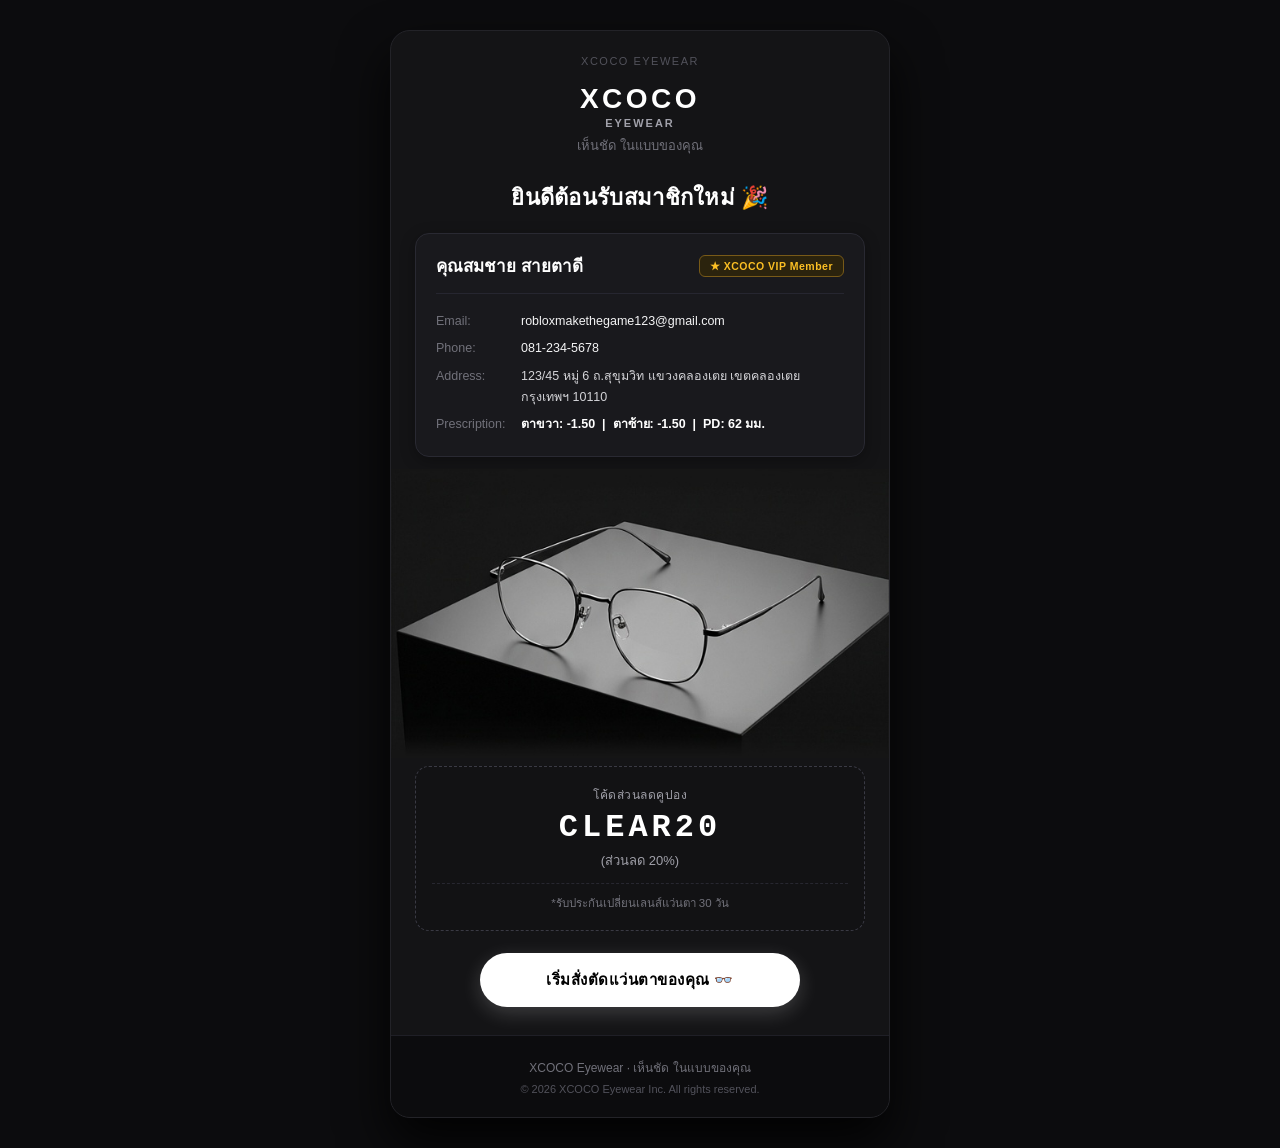
<file: preview_register_email.html>
<!DOCTYPE html>
<html lang="th">
<head>
  <meta charset="UTF-8">
  <meta name="viewport" content="width=device-width, initial-scale=1.0">
  <title>ยินดีต้อนรับสมาชิกใหม่ - XCOCO Eyewear</title>
</head>
<body style="margin: 0; padding: 0; background-color: #0c0c0e; font-family: -apple-system, BlinkMacSystemFont, 'Segoe UI', Roboto, 'Prompt', Helvetica, Arial, sans-serif; color: #ededed; -webkit-font-smoothing: antialiased;">
  
  <!-- Hidden Preheader for Email Inbox Snippet -->
  <div style="display: none; font-size: 1px; color: #0c0c0e; line-height: 1px; max-height: 0px; max-width: 0px; opacity: 0; overflow: hidden;">
    ยินดีต้อนรับคุณ คุณสมชาย สายตาดี สู่ครอบครัว XCOCO บันทึกค่าสายตาเรียบร้อย พร้อมรับโค้ดส่วนลด 20% (CLEAR20)
  </div>

  <table role="presentation" border="0" cellpadding="0" cellspacing="0" width="100%" style="background-color: #0c0c0e; padding: 30px 12px;">
    <tr>
      <td align="center">
        <!-- Main Card Container -->
        <table role="presentation" border="0" cellpadding="0" cellspacing="0" width="100%" style="max-width: 500px; margin: 0 auto; background-color: #141416; border: 1px solid #232328; border-radius: 20px; overflow: hidden; box-shadow: 0 25px 50px rgba(0,0,0,0.85);">
          
          <!-- Top Preheader text -->
          <tr>
            <td align="center" style="padding-top: 24px;">
              <div style="color: #52525b; font-size: 11px; letter-spacing: 1.5px; text-transform: uppercase;">
                XCOCO Eyewear
              </div>
            </td>
          </tr>

          <!-- Brand Header -->
          <tr>
            <td align="center" style="padding: 16px 24px 8px;">
              <div style="font-size: 28px; font-weight: 800; letter-spacing: 3.5px; color: #ffffff; text-transform: uppercase;">
                XCOCO
              </div>
              <div style="font-size: 11px; font-weight: 600; letter-spacing: 2px; color: #a1a1aa; margin-top: 2px; text-transform: uppercase;">
                EYEWEAR
              </div>
              <div style="font-size: 13px; color: #71717a; margin-top: 6px; font-weight: 400;">
                เห็นชัด ในแบบของคุณ
              </div>
            </td>
          </tr>

          <!-- Welcome Title -->
          <tr>
            <td align="center" style="padding: 16px 24px 18px;">
              <h2 style="margin: 0; font-size: 22px; font-weight: 700; color: #ffffff; letter-spacing: 0.3px;">
                ยินดีต้อนรับสมาชิกใหม่ 🎉
              </h2>
            </td>
          </tr>

          <!-- Member Profile Card (Real selectable HTML text) -->
          <tr>
            <td style="padding: 0 24px 12px;">
              <table role="presentation" border="0" cellpadding="0" cellspacing="0" width="100%" style="background-color: #19191d; border: 1px solid #292932; border-radius: 14px; padding: 18px 20px; box-shadow: 0 4px 15px rgba(0,0,0,0.3);">
                <!-- Header of Card -->
                <tr>
                  <td style="padding-bottom: 14px; border-bottom: 1px solid #262630;">
                    <table role="presentation" border="0" cellpadding="0" cellspacing="0" width="100%">
                      <tr>
                        <td align="left" style="font-size: 17px; font-weight: 700; color: #ffffff;">
                          คุณสมชาย สายตาดี
                        </td>
                        <td align="right">
                          <span style="display: inline-block; background-color: #2b230d; border: 1px solid #785a18; color: #fbbf24; font-size: 10.5px; font-weight: 700; padding: 4px 10px; border-radius: 6px; letter-spacing: 0.5px;">
                            ★ XCOCO VIP Member
                          </span>
                        </td>
                      </tr>
                    </table>
                  </td>
                </tr>

                <!-- Details Rows -->
                <tr>
                  <td style="padding-top: 14px;">
                    <table role="presentation" border="0" cellpadding="0" cellspacing="0" width="100%" style="font-size: 12.5px; line-height: 1.7; color: #d4d4d8;">
                      <tr>
                        <td style="color: #71717a; width: 85px; padding: 3px 0;" valign="top">Email:</td>
                        <td style="color: #f4f4f5; font-weight: 500; padding: 3px 0;">robloxmakethegame123@gmail.com</td>
                      </tr>
                      <tr>
                        <td style="color: #71717a; padding: 3px 0;" valign="top">Phone:</td>
                        <td style="color: #f4f4f5; font-weight: 500; padding: 3px 0;">081-234-5678</td>
                      </tr>
                      <tr>
                        <td style="color: #71717a; padding: 3px 0;" valign="top">Address:</td>
                        <td style="color: #d4d4d8; padding: 3px 0;">123/45 หมู่ 6 ถ.สุขุมวิท แขวงคลองเตย เขตคลองเตย กรุงเทพฯ 10110</td>
                      </tr>
                      <tr>
                        <td style="color: #71717a; padding: 3px 0;" valign="top">Prescription:</td>
                        <td style="color: #ffffff; font-weight: 600; padding: 3px 0;">
                          ตาขวา: -1.50 &nbsp;|&nbsp; ตาซ้าย: -1.50 &nbsp;|&nbsp; PD: 62 มม.
                        </td>
                      </tr>
                    </table>
                  </td>
                </tr>
              </table>
            </td>
          </tr>

          <!-- Floating 3D Glasses on Pedestal (Seamless Blend, No box frame) -->
          <tr>
            <td align="center" style="padding: 0; line-height: 0; background-color: #161616;">
              <img src="assets/images/glasses_inner_showcase.jpg" alt="XCOCO Premium 3D Glasses" width="100%" style="display: block; width: 100%; max-width: 500px; height: auto; border: none; outline: none; text-decoration: none;">
            </td>
          </tr>

          <!-- Coupon Voucher Box (Dashed ticket with selectable code) -->
          <tr>
            <td style="padding: 8px 24px 22px;">
              <table role="presentation" border="0" cellpadding="0" cellspacing="0" width="100%" style="background-color: #121214; border: 1px dashed #3a3a44; border-radius: 14px; padding: 18px 16px; text-align: center;">
                <tr>
                  <td align="center">
                    <div style="font-size: 12px; color: #a1a1aa; margin-bottom: 5px; letter-spacing: 0.5px;">
                      โค้ดส่วนลดคูปอง
                    </div>
                    <div style="font-size: 32px; font-weight: 900; letter-spacing: 4px; color: #ffffff; margin-bottom: 4px; font-family: 'Courier New', monospace, sans-serif;">
                      CLEAR20
                    </div>
                    <div style="font-size: 13px; color: #a1a1aa; margin-bottom: 12px;">
                      (ส่วนลด 20%)
                    </div>
                    <div style="border-top: 1px dashed #272730; padding-top: 10px; font-size: 11.5px; color: #71717a;">
                      *รับประกันเปลี่ยนเลนส์แว่นตา 30 วัน
                    </div>
                  </td>
                </tr>
              </table>
            </td>
          </tr>

          <!-- Single Interactive Button (Only this button has cursor: pointer) -->
          <tr>
            <td align="center" style="padding: 0 24px 28px;">
              <a href="http://localhost/eye#products" target="_blank" style="display: block; width: 85%; max-width: 320px; background-color: #ffffff; color: #000000; text-align: center; text-decoration: none; padding: 15px 0; border-radius: 9999px; font-weight: 700; font-size: 15px; letter-spacing: 0.5px; box-shadow: 0 6px 20px rgba(255,255,255,0.18); cursor: pointer;">
                เริ่มสั่งตัดแว่นตาของคุณ 👓
              </a>
            </td>
          </tr>

          <!-- Footer -->
          <tr>
            <td align="center" style="background-color: #0c0c0e; padding: 22px 20px; border-top: 1px solid #1f1f26;">
              <div style="font-size: 12px; color: #71717a; margin-bottom: 6px;">
                XCOCO Eyewear · เห็นชัด ในแบบของคุณ
              </div>
              <div style="font-size: 11px; color: #52525b;">
                © 2026 XCOCO Eyewear Inc. All rights reserved.
              </div>
            </td>
          </tr>

        </table>
      </td>
    </tr>
  </table>
</body>
</html>
</file>
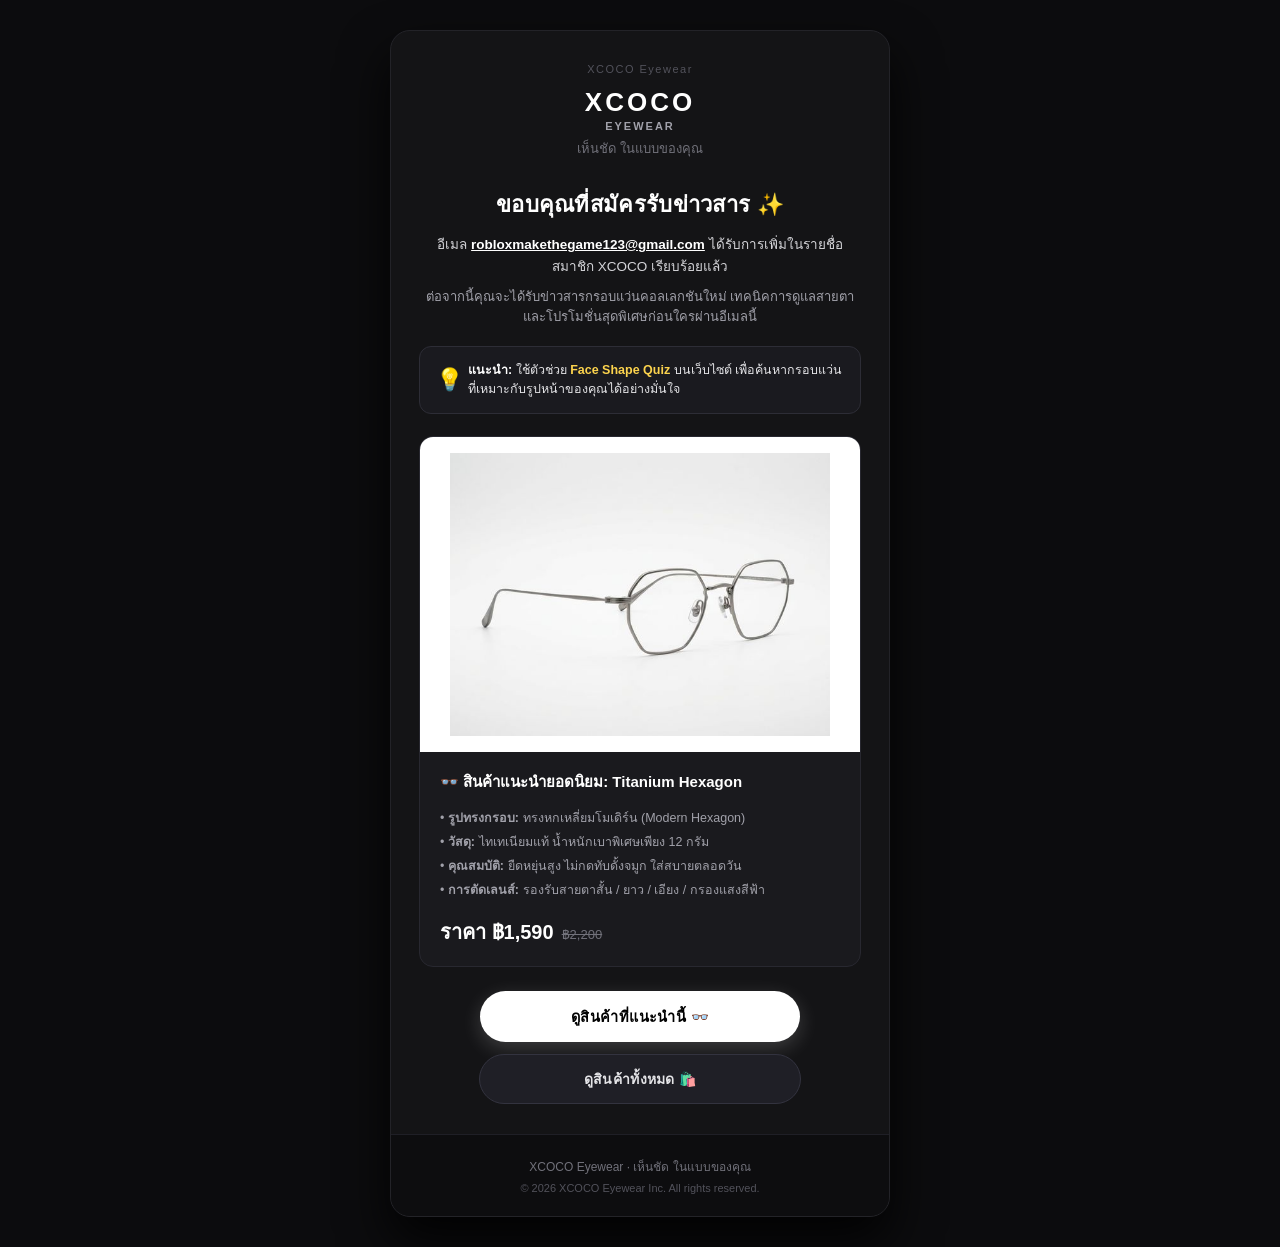
<file: preview_subscribe_email.html>
<!DOCTYPE html>
<html lang="th">
<head>
  <meta charset="UTF-8">
  <meta name="viewport" content="width=device-width, initial-scale=1.0">
  <title>ขอบคุณที่สมัครรับข่าวสาร - XCOCO Eyewear</title>
</head>
<body style="margin: 0; padding: 0; background-color: #0c0c0e; font-family: -apple-system, BlinkMacSystemFont, 'Segoe UI', Roboto, 'Prompt', Helvetica, Arial, sans-serif; -webkit-font-smoothing: antialiased;">
  
  <div style="display: none; font-size: 1px; color: #0c0c0e; line-height: 1px; max-height: 0px; max-width: 0px; opacity: 0; overflow: hidden;">
    ขอบคุณที่สมัครรับข่าวสาร XCOCO Eyewear พร้อมรับสิทธิพิเศษและเทคนิคการดูแลสายตาก่อนใคร
  </div>

  <table role="presentation" border="0" cellpadding="0" cellspacing="0" width="100%" style="background-color: #0c0c0e; padding: 30px 12px;">
    <tr>
      <td align="center">
        <!-- Main Container -->
        <table role="presentation" border="0" cellpadding="0" cellspacing="0" width="100%" style="max-width: 500px; margin: 0 auto; background-color: #141416; border: 1px solid #232328; border-radius: 20px; overflow: hidden; box-shadow: 0 25px 50px rgba(0,0,0,0.85);">
          
          <!-- Brand Header -->
          <tr>
            <td align="center" style="padding: 32px 24px 14px;">
              <div style="font-size: 11px; color: #52525b; letter-spacing: 1.5px; margin-bottom: 12px;">XCOCO Eyewear</div>
              <div style="font-size: 26px; font-weight: 800; letter-spacing: 3px; color: #ffffff; text-transform: uppercase;">XCOCO</div>
              <div style="font-size: 11px; font-weight: 600; letter-spacing: 2px; color: #a1a1aa; margin-top: 2px; text-transform: uppercase;">EYEWEAR</div>
              <div style="font-size: 13px; color: #71717a; margin-top: 6px;">เห็นชัด ในแบบของคุณ</div>
            </td>
          </tr>

          <!-- Title & Welcome Message -->
          <tr>
            <td style="padding: 14px 28px 20px; text-align: center;">
              <h2 style="margin: 0 0 12px; font-size: 22px; font-weight: 700; color: #ffffff; letter-spacing: 0.3px;">
                ขอบคุณที่สมัครรับข่าวสาร ✨
              </h2>
              <p style="margin: 0 0 10px; font-size: 13.5px; color: #d4d4d8; line-height: 1.6;">
                อีเมล <strong style="color: #ffffff; text-decoration: underline;">robloxmakethegame123@gmail.com</strong> ได้รับการเพิ่มในรายชื่อสมาชิก XCOCO เรียบร้อยแล้ว
              </p>
              <p style="margin: 0; font-size: 13px; color: #a1a1aa; line-height: 1.5;">
                ต่อจากนี้คุณจะได้รับข่าวสารกรอบแว่นคอลเลกชันใหม่ เทคนิคการดูแลสายตา และโปรโมชั่นสุดพิเศษก่อนใครผ่านอีเมลนี้
              </p>
            </td>
          </tr>

          <!-- Tip Box: Face Shape Quiz -->
          <tr>
            <td style="padding: 0 28px 22px;">
              <table role="presentation" border="0" cellpadding="0" cellspacing="0" width="100%" style="background-color: #1a1a1f; border: 1px solid #2d2d36; border-radius: 12px; padding: 14px 16px;">
                <tr>
                  <td width="32" valign="middle" style="font-size: 22px; line-height: 1;">💡</td>
                  <td style="font-size: 12.5px; color: #e4e4e7; line-height: 1.5;">
                    <strong style="color: #ffffff;">แนะนำ:</strong> ใช้ตัวช่วย <a href="http://localhost/eye#quiz" target="_blank" style="color: #fcd34d; font-weight: 600; text-decoration: none;">Face Shape Quiz</a> บนเว็บไซต์ เพื่อค้นหากรอบแว่นที่เหมาะกับรูปหน้าของคุณได้อย่างมั่นใจ
                  </td>
                </tr>
              </table>
            </td>
          </tr>

          <!-- Recommended Product Showcase -->
          <tr>
            <td style="padding: 0 28px 24px;">
              <table role="presentation" border="0" cellpadding="0" cellspacing="0" width="100%" style="background-color: #1a1a1e; border: 1px solid #282830; border-radius: 14px; overflow: hidden;">
                <tr>
                  <td align="center" style="padding: 16px; background-color: #ffffff;">
                    <img src="assets/images/email_glasses_sub_opt.jpg" alt="Titanium Hexagon Glasses" width="100%" style="display: block; max-width: 380px; height: auto; border: none; outline: none;">
                  </td>
                </tr>
                <tr>
                  <td style="padding: 18px 20px;">
                    <div style="font-size: 15px; font-weight: 700; color: #ffffff; margin-bottom: 12px;">
                      👓 สินค้าแนะนำยอดนิยม: Titanium Hexagon
                    </div>
                    <table role="presentation" border="0" cellpadding="0" cellspacing="0" width="100%" style="font-size: 12.5px; color: #a1a1aa; line-height: 1.6; margin-bottom: 14px;">
                      <tr><td style="padding: 2px 0;">• <strong>รูปทรงกรอบ:</strong> ทรงหกเหลี่ยมโมเดิร์น (Modern Hexagon)</td></tr>
                      <tr><td style="padding: 2px 0;">• <strong>วัสดุ:</strong> ไทเทเนียมแท้ น้ำหนักเบาพิเศษเพียง 12 กรัม</td></tr>
                      <tr><td style="padding: 2px 0;">• <strong>คุณสมบัติ:</strong> ยืดหยุ่นสูง ไม่กดทับดั้งจมูก ใส่สบายตลอดวัน</td></tr>
                      <tr><td style="padding: 2px 0;">• <strong>การตัดเลนส์:</strong> รองรับสายตาสั้น / ยาว / เอียง / กรองแสงสีฟ้า</td></tr>
                    </table>
                    
                    <div style="display: flex; align-items: baseline; margin-top: 10px;">
                      <span style="font-size: 20px; font-weight: 800; color: #ffffff;">ราคา ฿1,590</span>
                      <span style="font-size: 13px; color: #71717a; text-decoration: line-through; margin-left: 8px;">฿2,200</span>
                    </div>
                  </td>
                </tr>
              </table>
            </td>
          </tr>

          <!-- Two Action Buttons: Recommended Product & All Products -->
          <tr>
            <td align="center" style="padding: 0 28px 30px;">
              <!-- Button 1: Recommended Product -->
              <a href="http://localhost/eye#products" target="_blank" style="display: block; width: 85%; max-width: 320px; background-color: #ffffff; color: #000000; text-align: center; text-decoration: none; padding: 14px 0; border-radius: 9999px; font-weight: 700; font-size: 14.5px; letter-spacing: 0.4px; box-shadow: 0 6px 20px rgba(255,255,255,0.18); cursor: pointer; margin-bottom: 12px;">
                ดูสินค้าที่แนะนำนี้ 👓
              </a>
              <!-- Button 2: All Products -->
              <a href="http://localhost/eye#products" target="_blank" style="display: block; width: 85%; max-width: 320px; background-color: #1f1f26; border: 1px solid #33333f; color: #e4e4e7; text-align: center; text-decoration: none; padding: 13px 0; border-radius: 9999px; font-weight: 600; font-size: 14px; letter-spacing: 0.3px; cursor: pointer;">
                ดูสินค้าทั้งหมด 🛍️
              </a>
            </td>
          </tr>

          <!-- Footer -->
          <tr>
            <td align="center" style="background-color: #0d0d0f; padding: 22px 20px; border-top: 1px solid #1f1f26;">
              <div style="font-size: 12px; color: #71717a; margin-bottom: 6px;">
                XCOCO Eyewear · เห็นชัด ในแบบของคุณ
              </div>
              <div style="font-size: 11px; color: #52525b;">
                © 2026 XCOCO Eyewear Inc. All rights reserved.
              </div>
            </td>
          </tr>

        </table>
      </td>
    </tr>
  </table>
</body>
</html>
</file>
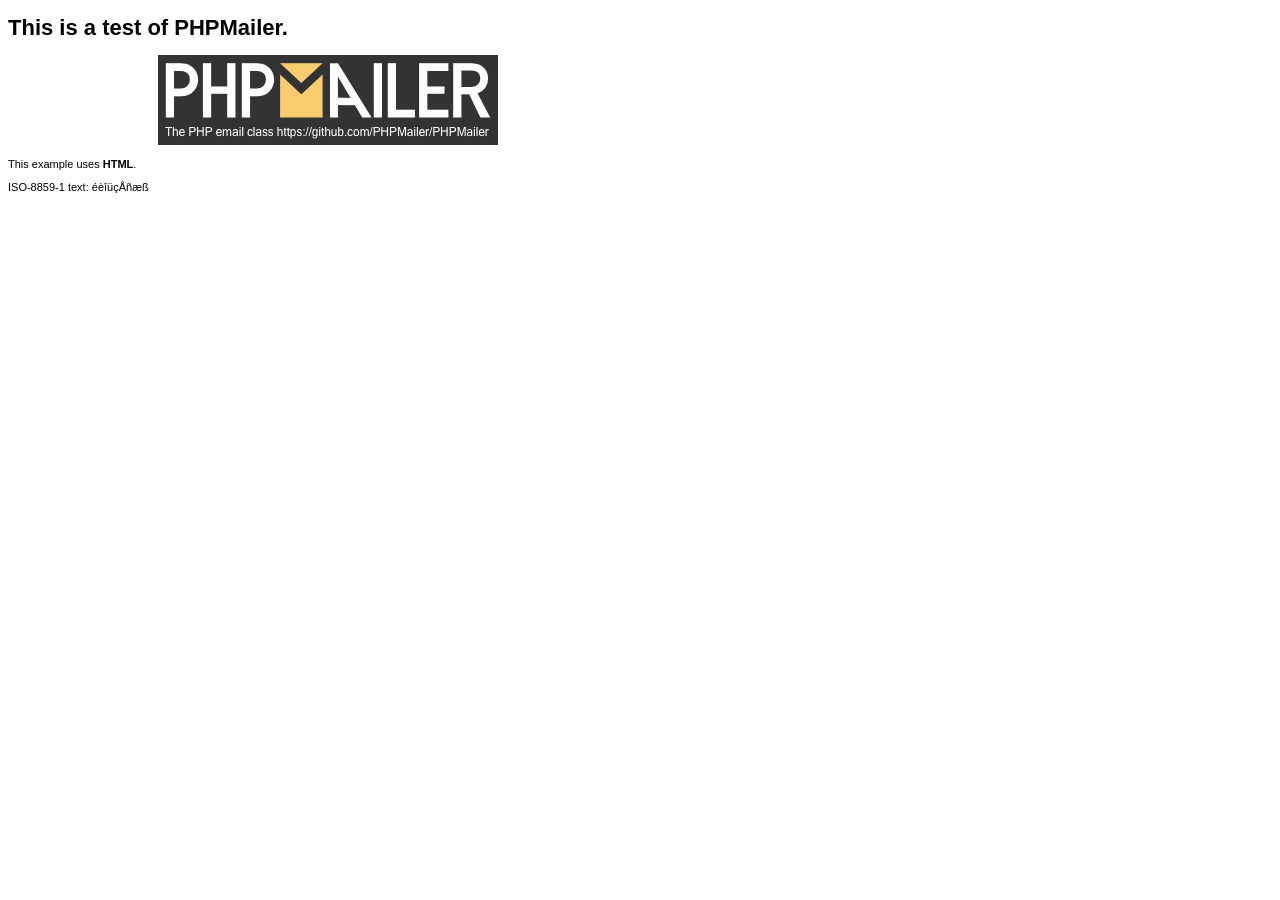
<file: PHPMailer/examples/contents.html>
<!DOCTYPE html>
<html lang="en">
<head>
  <meta http-equiv="Content-Type" content="text/html; charset=iso-8859-1">
  <title>PHPMailer Test</title>
</head>
<body>
<div style="width: 640px; font-family: Arial, Helvetica, sans-serif; font-size: 11px;">
  <h1>This is a test of PHPMailer.</h1>
  <div align="center">
    <a href="https://github.com/PHPMailer/PHPMailer/"><img src="images/phpmailer.png" height="90" width="340" alt="PHPMailer rocks"></a>
  </div>
  <p>This example uses <strong>HTML</strong>.</p>
  <p>ISO-8859-1 text: ���������</p>
</div>
</body>
</html>
</file>
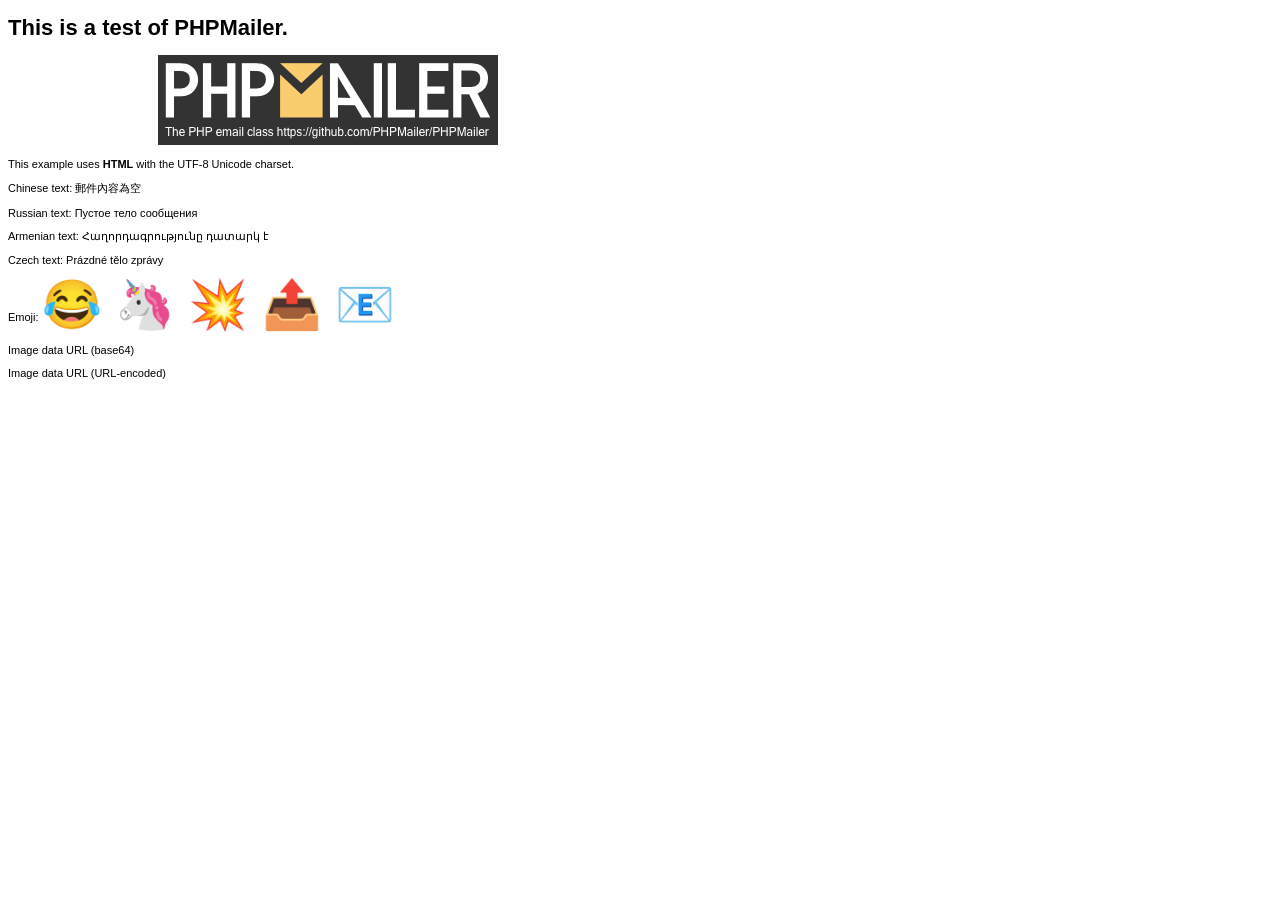
<file: PHPMailer/examples/contentsutf8.html>
<!DOCTYPE html>
<html lang="en">
<head>
  <meta http-equiv="Content-Type" content="text/html; charset=utf-8">
  <title>PHPMailer Test</title>
</head>
<body>
<div style="width: 640px; font-family: Arial, Helvetica, sans-serif; font-size: 11px;">
  <h1>This is a test of PHPMailer.</h1>
  <div align="center">
    <a href="https://github.com/PHPMailer/PHPMailer/"><img src="images/phpmailer.png" height="90" width="340" alt="PHPMailer rocks"></a>
  </div>
  <p>This example uses <strong>HTML</strong> with the UTF-8 Unicode charset.</p>
  <p>Chinese text: 郵件內容為空</p>
  <p>Russian text: Пустое тело сообщения</p>
  <p>Armenian text: Հաղորդագրությունը դատարկ է</p>
  <p>Czech text: Prázdné tělo zprávy</p>
  <p>Emoji: <span style="font-size: 48px">😂 🦄 💥 📤 📧</span></p>
  <p>Image data URL (base64)<img src="[data-uri]" alt="#"></p>
  <p>Image data URL (URL-encoded)<img src="data:image/gif,GIF89a%01%00%01%00%00%00%00%21%F9%04%01%0A%00%01%00%2C%00%00%00%00%01%00%01%00%00%02%02L%01%00%3B" alt="#"></p>
</div>
</body>
</html>
</file>
<file: assets/css/styles.css>
/* ==========================================================================
   CSS Variables: XCOCO Eyewear Design System & Brand Color Palette
   Reference Theme:
   - Primary Sky Blue:   #6EA8D7
   - Soft Accent Blue:   #AFCBE8
   - Background Light:   #F5F8FB
   - Soft Divider/Border:#E6ECF3
   - Deep Navy / Text:   #2E3A4A
   ========================================================================== */
:root {
  /* Brand Specific Color Tokens */
  --brand-navy: #2E3A4A;
  --brand-sky-blue: #6EA8D7;
  --brand-soft-blue: #AFCBE8;
  --brand-ice-bg: #F5F8FB;
  --brand-border: #E6ECF3;

  /* Dark Theme */
  --bg-primary: #151b23;
  --bg-surface: #1e2633;
  --bg-surface-elevated: #263242;
  --bg-subtle: #2d3b4e;
  --border-color: rgba(230, 236, 243, 0.12);
  --border-focus: #6EA8D7;
  
  --text-primary: #F5F8FB;
  --text-secondary: #AFCBE8;
  --text-muted: #7d90a6;
  --text-inverse: #151b23;

  /* สีสำหรับข้อความ (ผ่าน WCAG contrast) — ค่าเริ่มต้นใช้กับธีมเข้ม */
  --brand-sky-blue-ink: #6EA8D7;
  --success-ink: #10b981;
  --warning-ink: #facc15;
  --violet-ink: #c084fc;
  --silver-ink: #e2e8f0;
  --status-ok-ink: #4ade80;
  --edit-link-ink: #89bced;

  --accent-primary: #6EA8D7;
  --accent-hover: #89bced;
  --accent-subtle: rgba(110, 168, 215, 0.15);

  --badge-bg: rgba(110, 168, 215, 0.2);
  --badge-text: #AFCBE8;
  --card-shadow: 0 10px 30px -10px rgba(0, 0, 0, 0.5);
  --modal-backdrop: rgba(15, 23, 42, 0.85);

  --nav-bg: rgba(21, 27, 35, 0.88);
  --transition-speed: 0.25s;
  --radius-sm: 8px;
  --radius-md: 14px;
  --radius-lg: 20px;
  --radius-full: 9999px;
}

[data-theme="light"] {
  /* Light Theme (Matching Exact Brand Reference Image Palette) */
  --bg-primary: #F5F8FB;
  --bg-surface: #FFFFFF;
  --bg-surface-elevated: #F8FAFD;
  --bg-subtle: #EBF2F8;
  --border-color: #E6ECF3;
  --border-focus: #6EA8D7;

  --text-primary: #2E3A4A;
  --text-secondary: #5C6B7E;
  --text-muted: #617287;
  --text-inverse: #FFFFFF;

  /* สีสำหรับข้อความธีมสว่าง — เข้มขึ้นให้ผ่าน WCAG contrast 4.5:1 / 3:1
     (แบรนด์ #6EA8D7/#10B981 คงเดิมสำหรับพื้นหลัง เส้นขอบ และปุ่ม) */
  --brand-sky-blue-ink: #4A90C8;
  --success-ink: #047857;
  --warning-ink: #8a5304;
  --violet-ink: #6d28d9;
  --silver-ink: #475569;
  --status-ok-ink: #047857;
  --edit-link-ink: #1d4ed8;

  --accent-primary: #2E3A4A;
  --accent-hover: #1E2632;
  --accent-subtle: rgba(110, 168, 215, 0.12);

  --badge-bg: #E8F2FA;
  --badge-text: #2E3A4A;
  --card-shadow: 0 6px 20px rgba(46, 58, 74, 0.05);
  --modal-backdrop: rgba(46, 58, 74, 0.55);

  --nav-bg: rgba(255, 255, 255, 0.92);
}

/* ==========================================================================
   Base & Reset
   ========================================================================== */
* {
  box-sizing: border-box;
  margin: 0;
  padding: 0;
  transition: background-color var(--transition-speed) ease,
              border-color var(--transition-speed) ease,
              color var(--transition-speed) ease;
}

html {
  scroll-behavior: smooth;
  font-family: 'Prompt', 'Montserrat', -apple-system, BlinkMacSystemFont, sans-serif;
  background-color: var(--bg-primary);
  color: var(--text-primary);
}

body {
  min-height: 100vh;
  display: flex;
  flex-direction: column;
  overflow-x: hidden;
  line-height: 1.6;
  background-color: var(--bg-primary);
}

a {
  color: inherit;
  text-decoration: none;
}

/* Keep anchored sections clear of the sticky navbar */
section[id] {
  scroll-margin-top: 85px;
}

button, input, select {
  font-family: inherit;
}

/* ==========================================================================
   Header / Navbar (Glassmorphism & Clean Brand Style)
   ========================================================================== */
.navbar {
  position: sticky;
  top: 0;
  z-index: 200;
  background-color: var(--nav-bg);
  backdrop-filter: blur(16px);
  -webkit-backdrop-filter: blur(16px);
  border-bottom: 1px solid var(--border-color);
  box-shadow: 0 2px 12px rgba(46, 58, 74, 0.03);
  transition: background-color 0.3s ease, border-color 0.3s ease;
}

.nav-container {
  max-width: 1440px;
  width: 100%;
  margin: 0 auto;
  padding: 0.75rem 2rem;
  display: grid;
  grid-template-columns: auto minmax(0, 1fr) auto;
  align-items: center;
  gap: 1.25rem;
  box-sizing: border-box;
}

.brand {
  display: flex;
  align-items: center;
  gap: 0.75rem;
  text-decoration: none;
  justify-self: start;
  min-width: 0;
}

.brand-logo {
  height: 38px;
  width: auto;
  object-fit: contain;
  border-radius: var(--radius-sm);
  flex-shrink: 0;
}

.brand-text {
  display: flex;
  flex-direction: column;
}

.brand-name {
  font-family: 'Space Grotesk', 'Prompt', sans-serif;
  font-weight: 700;
  font-size: 1.18rem;
  letter-spacing: -0.4px;
  line-height: 1.1;
  color: var(--text-primary);
  white-space: nowrap;
}

.brand-tagline {
  font-size: 0.72rem;
  color: var(--text-secondary);
  font-weight: 400;
  white-space: nowrap;
}

.nav-links {
  display: flex;
  align-items: center;
  justify-content: center;
  justify-self: center;
  gap: 1.25rem;
  min-width: 0;
  overflow: hidden;
}

.nav-link {
  font-size: 0.86rem;
  color: var(--text-secondary);
  font-weight: 500;
  position: relative;
  padding: 0.45rem 0;
  text-decoration: none;
  white-space: nowrap;
  transition: color 0.2s ease;
}

.nav-link:hover, .nav-link.active {
  color: var(--text-primary);
}

.nav-link::after {
  content: "";
  position: absolute;
  bottom: 0;
  left: 0;
  right: 0;
  height: 2px;
  background: var(--accent-primary);
  border-radius: var(--radius-full);
  opacity: 0;
  transform: scaleX(0);
  transition: transform 0.25s cubic-bezier(0.4, 0, 0.2, 1), opacity 0.2s ease;
}

.nav-link.active::after {
  opacity: 1;
  transform: scaleX(1);
}

.nav-actions {
  display: flex;
  align-items: center;
  justify-self: end;
  gap: 0.6rem;
}

/* Base Icon Button */
.icon-btn {
  width: 38px;
  height: 38px;
  border-radius: var(--radius-full);
  background: var(--bg-surface-elevated);
  border: 1px solid var(--border-color);
  display: inline-flex;
  align-items: center;
  justify-content: center;
  cursor: pointer;
  color: var(--text-primary);
  font-size: 0.95rem;
  transition: all 0.2s ease;
  box-sizing: border-box;
  flex-shrink: 0;
  padding: 0;
}

.icon-btn:hover {
  background: var(--bg-subtle);
  border-color: var(--border-focus);
  transform: translateY(-1px);
}

/* Mobile Nav Toggle Button */
.mobile-nav-toggle {
  display: none;
  width: 38px;
  height: 38px;
  border-radius: var(--radius-full);
  background: var(--bg-surface-elevated);
  border: 1px solid var(--border-color);
  align-items: center;
  justify-content: center;
  color: var(--text-primary);
  cursor: pointer;
  transition: all 0.2s ease;
  box-sizing: border-box;
  flex-shrink: 0;
  padding: 0;
}

.mobile-nav-toggle:hover {
  background: var(--bg-subtle);
  border-color: var(--border-focus);
  transform: translateY(-1px);
}

/* User Profile Nav Controls */
.nav-auth-btn {
  display: inline-flex;
  align-items: center;
  justify-content: center;
  gap: 0.4rem;
  padding: 0 1rem;
  font-size: 0.82rem;
  font-weight: 500;
  background: var(--bg-surface-elevated);
  border: 1px solid var(--border-color);
  color: var(--text-primary);
  border-radius: var(--radius-full);
  cursor: pointer;
  transition: all 0.2s ease;
  height: 38px;
  box-sizing: border-box;
  white-space: nowrap;
}

.nav-auth-btn:hover {
  background: var(--bg-subtle);
  border-color: var(--border-focus);
  transform: translateY(-1px);
}

.user-dropdown {
  position: relative;
}

.user-avatar-btn {
  display: inline-flex;
  align-items: center;
  gap: 0.45rem;
  padding: 0 0.95rem;
  background: var(--bg-surface-elevated);
  border: 1px solid var(--border-color);
  border-radius: var(--radius-full);
  color: var(--text-primary);
  cursor: pointer;
  font-size: 0.82rem;
  font-weight: 500;
  height: 38px;
  box-sizing: border-box;
  transition: all 0.2s ease;
}

.user-name-text {
  max-width: 100px;
  overflow: hidden;
  text-overflow: ellipsis;
  white-space: nowrap;
}

.user-menu-box {
  position: absolute;
  top: calc(100% + 8px);
  right: 0;
  background: var(--bg-surface);
  border: 1px solid var(--border-color);
  border-radius: var(--radius-md);
  box-shadow: var(--card-shadow);
  width: 220px;
  padding: 0.5rem 0;
  z-index: 150;
  animation: fadeIn 0.15s ease-out;
}

.user-menu-header {
  padding: 0.6rem 1rem;
  border-bottom: 1px solid var(--border-color);
  display: flex;
  flex-direction: column;
}

.user-menu-header small {
  color: var(--text-secondary);
  font-size: 0.75rem;
}

.user-menu-item {
  padding: 0.6rem 1rem;
  cursor: pointer;
  font-size: 0.85rem;
  display: flex;
  align-items: center;
  gap: 0.5rem;
  transition: background 0.15s ease;
}

.user-menu-item:hover {
  background: var(--bg-surface-elevated);
}

.user-menu-divider {
  height: 1px;
  background: var(--border-color);
  margin: 0.35rem 0;
}

.logout-btn {
  color: #ef4444;
}

/* Theme Toggle Button */
.theme-toggle-btn {
  width: 38px;
  height: 38px;
  border-radius: var(--radius-full);
  background: var(--bg-surface-elevated);
  border: 1px solid var(--border-color);
  display: inline-flex;
  align-items: center;
  justify-content: center;
  cursor: pointer;
  color: var(--text-primary);
  font-size: 0.95rem;
  transition: all 0.2s ease;
  box-sizing: border-box;
  padding: 0;
  flex-shrink: 0;
}

.theme-toggle-btn:hover {
  background: var(--bg-subtle);
  border-color: var(--border-focus);
  transform: translateY(-1px);
}

/* Cart Button */
.cart-btn {
  display: inline-flex;
  align-items: center;
  gap: 0.45rem;
  padding: 0 0.95rem;
  height: 38px;
  background: var(--bg-surface-elevated);
  border: 1px solid var(--border-color);
  color: var(--text-primary);
  border-radius: var(--radius-full);
  cursor: pointer;
  font-weight: 600;
  font-size: 0.82rem;
  transition: all 0.2s ease;
  box-sizing: border-box;
  white-space: nowrap;
  flex-shrink: 0;
}

.cart-btn:hover {
  background: var(--bg-subtle);
  border-color: var(--border-focus);
  transform: translateY(-1px);
}

.cart-badge {
  background-color: var(--accent-primary);
  color: var(--text-inverse);
  font-size: 0.72rem;
  font-weight: 700;
  padding: 0.1rem 0.45rem;
  border-radius: var(--radius-full);
  min-width: 18px;
  text-align: center;
}

/* ==========================================================================
   Buttons & Controls
   ========================================================================== */
.btn {
  display: inline-flex;
  align-items: center;
  justify-content: center;
  gap: 0.5rem;
  padding: 0.65rem 1.4rem;
  border-radius: var(--radius-full);
  font-weight: 600;
  font-size: 0.95rem;
  line-height: 1.4;
  white-space: nowrap;
  cursor: pointer;
  border: 1px solid transparent;
  transition: all 0.2s ease;
}

.btn-sm {
  padding: 0.35rem 0.8rem;
  font-size: 0.8rem;
}

.btn-primary {
  background-color: var(--accent-primary);
  color: var(--text-inverse);
  box-shadow: 0 4px 14px rgba(0, 0, 0, 0.2);
}

.btn-primary:hover {
  background-color: var(--accent-hover);
  transform: translateY(-1px);
}

.btn-secondary {
  background-color: var(--bg-surface-elevated);
  color: var(--text-primary);
  border-color: var(--border-color);
}

.btn-secondary:hover {
  background-color: var(--bg-subtle);
  border-color: var(--border-focus);
}

.btn-primary:active,
.btn-secondary:active,
.btn:active {
  transform: translateY(0) scale(0.98);
}

.btn:focus-visible,
.icon-btn:focus-visible,
.tab-btn:focus-visible,
.nav-auth-btn:focus-visible,
.nav-link:focus-visible {
  outline: 2px solid var(--border-focus);
  outline-offset: 2px;
}

.btn-block {
  width: 100%;
}

/* Theme Toggle Button Icons */
.theme-icon {
  display: none;
}
[data-theme="dark"] .sun-icon {
  display: inline;
}
[data-theme="light"] .moon-icon {
  display: inline;
}

/* Cart Button */
.cart-btn {
  display: flex;
  align-items: center;
  gap: 0.5rem;
  padding: 0.5rem 1rem;
  background: var(--bg-surface-elevated);
  border: 1px solid var(--border-color);
  color: var(--text-primary);
  border-radius: var(--radius-full);
  cursor: pointer;
  font-weight: 500;
}

.cart-btn:hover {
  background: var(--bg-subtle);
  border-color: var(--border-focus);
}

.cart-badge {
  background-color: var(--accent-primary);
  color: var(--text-inverse);
  font-size: 0.75rem;
  font-weight: 700;
  padding: 0.15rem 0.5rem;
  border-radius: var(--radius-full);
  min-width: 20px;
  text-align: center;
}

/* ==========================================================================
   Hero Section & Fashion Model Lookbook Showcase
   ========================================================================== */
.hero-section {
  position: relative;
  padding: 4rem 1.5rem 4rem;
  max-width: 1200px;
  margin: 0 auto;
  border-radius: var(--radius-lg);
  overflow: hidden;
  background: var(--bg-surface);
  border: 1px solid var(--border-color);
}

/* Clear & Visible Model Showcase Layer */
.hero-model-bg {
  position: absolute;
  top: 0;
  right: 0;
  width: 55%;
  height: 100%;
  pointer-events: none;
  z-index: 0;
  overflow: hidden;
}

.hero-model-poster {
  width: 100%;
  height: 100%;
  object-fit: cover;
  object-position: center top;
  opacity: 0.28;
  filter: contrast(105%);
  transition: opacity 0.4s ease, transform 0.6s cubic-bezier(0.16, 1, 0.3, 1);
  transform: scale(1.02);
}

[data-theme="dark"] .hero-model-poster {
  opacity: 0.22;
  filter: grayscale(30%) contrast(110%);
}

/* Gradient Mask so text stays 100% crisp while model is clearly seen */
.hero-model-overlay {
  position: absolute;
  inset: 0;
  background: linear-gradient(to right, var(--bg-surface) 10%, rgba(248, 249, 250, 0.4) 60%, transparent 100%);
}

[data-theme="dark"] .hero-model-overlay {
  background: linear-gradient(to right, var(--bg-surface) 10%, rgba(20, 20, 23, 0.4) 60%, transparent 100%);
}

.hero-layout {
  position: relative;
  z-index: 2;
  display: grid;
  grid-template-columns: 1.1fr 0.9fr;
  gap: 3rem;
  align-items: center;
}

.hero-content {
  text-align: left;
}

/* Model Lookbook Strip Controls */
.model-lookbook-strip {
  margin-bottom: 1.75rem;
  display: flex;
  flex-direction: column;
  gap: 0.5rem;
}

.lookbook-label {
  font-size: 0.8rem;
  color: var(--text-muted);
  font-weight: 500;
}

.lookbook-thumbs {
  display: flex;
  gap: 0.75rem;
  flex-wrap: wrap;
}

.lookbook-thumb-btn {
  display: flex;
  align-items: center;
  gap: 0.45rem;
  padding: 0.25rem 0.65rem 0.25rem 0.3rem;
  background: var(--bg-surface-elevated);
  border: 1px solid var(--border-color);
  border-radius: var(--radius-full);
  color: var(--text-primary);
  font-size: 0.78rem;
  font-weight: 500;
  cursor: pointer;
  transition: all 0.2s ease;
}

.lookbook-thumb-btn img {
  width: 26px;
  height: 26px;
  border-radius: var(--radius-full);
  object-fit: cover;
}

.lookbook-thumb-btn:hover {
  border-color: var(--border-focus);
  background: var(--bg-subtle);
}

.lookbook-thumb-btn.active {
  background: var(--accent-primary);
  color: var(--text-inverse);
  border-color: var(--accent-primary);
  font-weight: 600;
}

.hero-badge {
  display: inline-block;
  padding: 0.35rem 1rem;
  background-color: var(--badge-bg);
  border: 1px solid var(--border-color);
  border-radius: var(--radius-full);
  font-size: 0.85rem;
  font-weight: 600;
  color: var(--brand-navy);
  margin-bottom: 1.25rem;
}

[data-theme="dark"] .hero-badge {
  color: var(--brand-sky-blue);
}

.hero-title {
  font-size: 3.1rem;
  font-weight: 700;
  letter-spacing: -1px;
  line-height: 1.2;
  margin-bottom: 1.2rem;
  color: var(--text-primary);
}

.hero-title .highlight {
  color: var(--brand-sky-blue-ink);
  text-decoration: none;
}

.hero-desc {
  font-size: 1.1rem;
  color: var(--text-secondary);
  max-width: 580px;
  margin-bottom: 2rem;
}

.hero-buttons {
  display: flex;
  gap: 1rem;
  flex-wrap: wrap;
  margin-bottom: 2.5rem;
}

.hero-stats {
  display: flex;
  gap: 2.5rem;
  border-top: 1px solid var(--border-color);
  padding-top: 1.75rem;
}

.stat-item {
  display: flex;
  flex-direction: column;
  align-items: flex-start;
}

.stat-num {
  font-family: 'Space Grotesk', sans-serif;
  font-size: 1.4rem;
  font-weight: 700;
}

.stat-label {
  font-size: 0.85rem;
  color: var(--text-muted);
}

/* Hero Eyewear Carousel */
.hero-carousel-wrap {
  width: 100%;
}

.carousel-card {
  background: var(--bg-surface);
  border: 1px solid var(--border-color);
  border-radius: var(--radius-lg);
  padding: 1.75rem;
  box-shadow: 0 20px 40px -15px rgba(0, 0, 0, 0.15);
  position: relative;
  overflow: hidden;
  transition: border-color 0.2s ease;
}

.carousel-card:hover {
  border-color: var(--border-focus);
}

.carousel-badge {
  position: absolute;
  top: 16px;
  left: 16px;
  background-color: var(--accent-primary);
  color: var(--text-inverse);
  font-size: 0.75rem;
  font-weight: 700;
  padding: 0.25rem 0.65rem;
  border-radius: var(--radius-sm);
  z-index: 2;
}

/* Hero View Mode Toggle (Photo vs 3D) */
.hero-view-toggle {
  position: absolute;
  top: 14px;
  right: 14px;
  display: flex;
  gap: 3px;
  background: var(--bg-surface-elevated);
  border: 1px solid var(--border-color);
  border-radius: var(--radius-full);
  padding: 3px;
  z-index: 6;
  box-shadow: 0 4px 12px rgba(0, 0, 0, 0.08);
}

.view-toggle-btn {
  display: flex;
  align-items: center;
  gap: 5px;
  padding: 0.25rem 0.65rem;
  border-radius: var(--radius-full);
  font-size: 0.72rem;
  font-weight: 600;
  font-family: inherit;
  border: none;
  background: transparent;
  color: var(--text-secondary);
  cursor: pointer;
  transition: all 0.2s cubic-bezier(0.16, 1, 0.3, 1);
}

.view-toggle-btn:hover {
  color: var(--text-primary);
}

.view-toggle-btn.active {
  background: var(--accent-primary);
  color: var(--text-inverse);
  box-shadow: 0 2px 8px rgba(0, 0, 0, 0.18);
}

.view-toggle-btn svg {
  flex-shrink: 0;
}

/* 3D Eyewear Studio Canvas Container */
.carousel-3d-wrap {
  width: 100%;
  aspect-ratio: 4 / 3;
  background: radial-gradient(circle at 50% 45%, var(--bg-surface) 0%, var(--bg-subtle) 100%);
  border-radius: var(--radius-md);
  position: relative;
  display: flex;
  flex-direction: column;
  align-items: center;
  justify-content: center;
  overflow: hidden;
  cursor: grab;
  user-select: none;
  touch-action: none;
}

.carousel-3d-wrap:active {
  cursor: grabbing;
}

#hero3DCanvas {
  width: 100% !important;
  height: 100% !important;
  display: block;
}

.hero-3d-hint {
  position: absolute;
  top: 12px;
  left: 14px;
  background: rgba(18, 18, 22, 0.65);
  backdrop-filter: blur(8px);
  -webkit-backdrop-filter: blur(8px);
  border: 1px solid rgba(255, 255, 255, 0.1);
  color: #f4f4f5;
  font-size: 0.72rem;
  font-weight: 500;
  padding: 0.2rem 0.55rem;
  border-radius: 9999px;
  display: flex;
  align-items: center;
  gap: 5px;
  pointer-events: none;
  z-index: 4;
}

.hero-3d-customizer {
  position: absolute;
  bottom: 10px;
  left: 50%;
  transform: translateX(-50%);
  display: flex;
  align-items: center;
  gap: 0.65rem;
  background: rgba(18, 18, 24, 0.75);
  backdrop-filter: blur(12px);
  -webkit-backdrop-filter: blur(12px);
  border: 1px solid rgba(255, 255, 255, 0.12);
  padding: 0.35rem 0.7rem;
  border-radius: 9999px;
  z-index: 4;
  max-width: 95%;
  box-sizing: border-box;
  box-shadow: 0 8px 24px rgba(0, 0, 0, 0.25);
}

.color-swatches {
  display: flex;
  gap: 6px;
  align-items: center;
}

.swatch-btn {
  width: 17px;
  height: 17px;
  border-radius: 50%;
  border: 2px solid transparent;
  cursor: pointer;
  padding: 0;
  transition: transform 0.15s ease, box-shadow 0.15s ease;
}

.swatch-btn:hover {
  transform: scale(1.18);
}

.swatch-btn.active {
  border-color: #ffffff;
  box-shadow: 0 0 0 2px rgba(255, 255, 255, 0.4);
  transform: scale(1.1);
}

.lens-toggle-group {
  display: flex;
  gap: 3px;
  border-left: 1px solid rgba(255, 255, 255, 0.18);
  padding-left: 0.55rem;
}

.lens-pill-btn {
  border: none;
  background: transparent;
  color: rgba(255, 255, 255, 0.65);
  font-size: 0.72rem;
  font-family: inherit;
  font-weight: 500;
  padding: 0.2rem 0.5rem;
  border-radius: 9999px;
  cursor: pointer;
  white-space: nowrap;
  transition: all 0.15s ease;
}

.lens-pill-btn:hover {
  color: #ffffff;
}

.lens-pill-btn.active {
  background: rgba(255, 255, 255, 0.22);
  color: #ffffff;
  font-weight: 600;
}

.carousel-img-wrap {
  width: 100%;
  aspect-ratio: 4 / 3;
  background: var(--bg-subtle);
  border-radius: var(--radius-md);
  display: flex;
  align-items: center;
  justify-content: center;
  padding: 1rem;
  overflow: hidden;
}

.carousel-img {
  width: 100%;
  height: 100%;
  object-fit: contain;
  transition: opacity 0.25s ease, transform 0.3s ease;
}

.carousel-card:hover .carousel-img {
  transform: scale(1.04);
}

.carousel-info {
  margin-top: 1.25rem;
  text-align: left;
}

.carousel-info h2 {
  font-size: 1.2rem;
  font-weight: 700;
  margin-bottom: 0.25rem;
}

.carousel-info p {
  font-size: 0.85rem;
  color: var(--text-secondary);
  margin-bottom: 1rem;
}

.carousel-footer {
  display: flex;
  justify-content: space-between;
  align-items: center;
}

.carousel-price {
  font-family: 'Space Grotesk', sans-serif;
  font-size: 1.35rem;
  font-weight: 700;
}

/* Carousel Navigation Buttons */
.carousel-nav {
  position: absolute;
  top: 40%;
  transform: translateY(-50%);
  width: 36px;
  height: 36px;
  background: var(--bg-surface-elevated);
  border: 1px solid var(--border-color);
  color: var(--text-primary);
  border-radius: var(--radius-full);
  display: flex;
  align-items: center;
  justify-content: center;
  cursor: pointer;
  font-size: 1.4rem;
  line-height: 1;
  transition: all 0.2s ease;
  z-index: 5;
}

.carousel-nav:hover {
  background: var(--accent-primary);
  color: var(--text-inverse);
}

.prev-btn { left: 8px; }
.next-btn { right: 8px; }

.carousel-dots {
  display: flex;
  justify-content: center;
  gap: 6px;
  margin-top: 1.25rem;
}

.carousel-dots .dot {
  width: 8px;
  height: 8px;
  border-radius: var(--radius-full);
  background: var(--border-color);
  cursor: pointer;
  transition: all 0.2s ease;
}

.carousel-dots .dot.active {
  width: 24px;
  background: var(--accent-primary);
}

/* ==========================================================================
   Search & Catalog
   ========================================================================== */
.search-wrap {
  position: relative;
  width: 100%;
  max-width: 340px;
}

.search-icon {
  position: absolute;
  left: 14px;
  top: 50%;
  transform: translateY(-50%);
  font-size: 0.9rem;
  color: var(--text-muted);
}

.search-input {
  width: 100%;
  padding: 0.55rem 1rem 0.55rem 2.4rem;
  background: var(--bg-surface);
  border: 1px solid var(--border-color);
  border-radius: var(--radius-full);
  color: var(--text-primary);
  font-size: 0.85rem;
  outline: none;
  transition: border-color 0.2s ease;
}

.search-input:focus {
  border-color: var(--border-focus);
}

.empty-search-box {
  grid-column: 1 / -1;
  background: var(--bg-surface);
  border: 1px dashed var(--border-color);
  border-radius: var(--radius-lg);
  padding: 3rem 1.5rem;
  text-align: center;
  display: flex;
  flex-direction: column;
  align-items: center;
  gap: 0.5rem;
}

/* Reviews Section */
.reviews-section {
  max-width: 1200px;
  margin: 0 auto 4rem;
  padding: 0 1.5rem;
  width: 100%;
}

.reviews-grid {
  display: grid;
  grid-template-columns: repeat(auto-fit, minmax(280px, 1fr));
  gap: 1.5rem;
  margin-top: 2rem;
}

.review-card {
  background: var(--bg-surface);
  border: 1px solid var(--border-color);
  border-radius: var(--radius-lg);
  padding: 1.75rem 1.6rem;
  box-shadow: var(--card-shadow);
  display: flex;
  flex-direction: column;
  gap: 1rem;
  transition: transform 0.25s ease, box-shadow 0.25s ease, border-color 0.25s ease;
}

.review-card:hover {
  transform: translateY(-4px);
  border-color: var(--border-focus);
  box-shadow: 0 16px 36px -16px rgba(46, 58, 74, 0.25);
}

.stars {
  font-size: 0.9rem;
  letter-spacing: 2px;
}

.review-text {
  font-size: 0.88rem;
  color: var(--text-secondary);
  line-height: 1.6;
  flex-grow: 1;
}

.reviewer {
  display: flex;
  align-items: center;
  gap: 0.75rem;
  border-top: 1px solid var(--border-color);
  padding-top: 0.75rem;
}

.reviewer-avatar {
  font-size: 1.5rem;
}

.reviewer small {
  color: var(--text-muted);
  display: block;
  font-size: 0.75rem;
}

.mb-3 { margin-bottom: 1.5rem; }

@media (max-width: 900px) {
  .hero-layout {
    grid-template-columns: 1fr;
    gap: 2.5rem;
    text-align: center;
  }
  .hero-content {
    text-align: center;
  }
  .hero-desc {
    margin: 0 auto 2rem;
  }
  .hero-buttons {
    justify-content: center;
  }
  .hero-stats {
    justify-content: center;
  }
  .stat-item {
    align-items: center;
  }
}

/* ==========================================================================
   Catalog, Filter Tabs & Product Cards (Clean, Spacious & Professional)
   ========================================================================== */
.catalog-section {
  max-width: 1200px;
  margin: 0 auto;
  padding: 3rem 1.5rem 5rem;
  width: 100%;
}

.catalog-header-wrap {
  display: flex;
  flex-direction: column;
  gap: 1.5rem;
  margin-bottom: 2.5rem;
}

.section-title-box {
  text-align: left;
}

.section-title {
  font-size: 1.85rem;
  font-weight: 700;
  letter-spacing: -0.5px;
  margin-bottom: 0.25rem;
}

.section-subtitle {
  color: var(--text-secondary);
  font-size: 0.92rem;
}

.text-center .section-subtitle {
  max-width: 640px;
  margin-left: auto;
  margin-right: auto;
  line-height: 1.6;
}

.catalog-controls-row {
  display: flex;
  justify-content: space-between;
  align-items: center;
  flex-wrap: wrap;
  gap: 1rem;
}

.category-tabs {
  display: flex;
  gap: 0.5rem;
  overflow-x: auto;
  padding-bottom: 0.25rem;
  scrollbar-width: none;
}

.category-tabs::-webkit-scrollbar {
  display: none;
}

.tab-btn {
  background: var(--bg-surface);
  border: 1px solid var(--border-color);
  color: var(--text-secondary);
  padding: 0.5rem 1.1rem;
  border-radius: var(--radius-full);
  font-size: 0.85rem;
  cursor: pointer;
  white-space: nowrap;
  transition: all 0.2s ease;
}

.tab-btn:hover {
  background: var(--bg-subtle);
  color: var(--text-primary);
}

.tab-btn.active {
  background: var(--accent-primary);
  color: var(--text-inverse);
  border-color: var(--accent-primary);
  font-weight: 600;
}

/* Product Grid: Spacious 3-4 Column Layout */
.product-grid {
  display: grid;
  grid-template-columns: repeat(auto-fill, minmax(280px, 1fr));
  gap: 2rem;
}

.product-card {
  background-color: var(--bg-surface);
  border: 1px solid var(--border-color);
  border-radius: var(--radius-lg);
  overflow: hidden;
  display: flex;
  flex-direction: column;
  box-shadow: 0 4px 20px -6px rgba(0, 0, 0, 0.05);
  transition: transform 0.25s cubic-bezier(0.16, 1, 0.3, 1), box-shadow 0.25s ease, border-color 0.25s ease;
  position: relative;
}

.product-card:hover {
  transform: translateY(-6px);
  border-color: var(--border-focus);
  box-shadow: 0 18px 40px -14px rgba(46, 58, 74, 0.22);
}

.product-badge {
  position: absolute;
  top: 14px;
  left: 14px;
  background-color: var(--badge-bg);
  color: var(--badge-text);
  font-size: 0.72rem;
  font-weight: 600;
  padding: 0.25rem 0.65rem;
  border-radius: var(--radius-full);
  z-index: 2;
  border: 1px solid var(--border-color);
  box-shadow: 0 2px 6px rgba(46, 58, 74, 0.05);
}

.product-img-wrap {
  width: 100%;
  aspect-ratio: 16 / 11;
  background: linear-gradient(160deg, var(--bg-subtle) 0%, var(--bg-surface-elevated) 100%);
  display: flex;
  align-items: center;
  justify-content: center;
  position: relative;
  overflow: hidden;
  padding: 1.5rem;
}

.product-img {
  width: 100%;
  height: 100%;
  object-fit: contain;
  transition: transform 0.35s ease;
}

.product-card:hover .product-img {
  transform: scale(1.06);
}

.product-info {
  padding: 1.5rem 1.35rem 1.35rem;
  display: flex;
  flex-direction: column;
  flex-grow: 1;
}

.product-cat {
  font-size: 0.72rem;
  color: var(--text-muted);
  text-transform: uppercase;
  letter-spacing: 0.6px;
  font-weight: 500;
  margin-bottom: 0.35rem;
}

.product-name {
  font-size: 1.12rem;
  font-weight: 600;
  line-height: 1.35;
  margin-bottom: 0.5rem;
  color: var(--text-primary);
}

.product-desc {
  font-size: 0.83rem;
  color: var(--text-secondary);
  line-height: 1.55;
  margin-bottom: 1.25rem;
  flex-grow: 1;
  display: -webkit-box;
  -webkit-line-clamp: 2;
  -webkit-box-orient: vertical;
  overflow: hidden;
}

.product-footer {
  display: flex;
  align-items: center;
  justify-content: space-between;
  padding-top: 1rem;
  border-top: 1px solid var(--border-color);
  margin-top: auto;
}

.product-price-box {
  display: flex;
  flex-direction: column;
}

.product-price {
  font-family: 'Montserrat', 'Space Grotesk', 'Prompt', sans-serif;
  font-size: 1.28rem;
  font-weight: 700;
  line-height: 1.1;
  color: var(--brand-navy);
}

[data-theme="dark"] .product-price {
  color: var(--text-primary);
}

.product-price .old-price {
  font-size: 0.78rem;
  color: var(--text-muted);
  text-decoration: line-through;
  font-weight: 400;
  margin-top: 0.15rem;
  display: block;
}

.btn-select-rx {
  padding: 0.55rem 1.15rem;
  font-size: 0.85rem;
  font-weight: 600;
  border-radius: var(--radius-full);
  flex-shrink: 0;
}

/* ==========================================================================
   Promotions & Interactive Mini-Game
   ========================================================================== */
.promo-section {
  max-width: 1200px;
  margin: 0 auto 2.5rem;
  padding: 0 1.5rem;
  width: 100%;
}

.promo-card {
  background: linear-gradient(135deg, var(--bg-surface-elevated), var(--bg-surface));
  border: 1px dashed var(--border-focus);
  border-radius: var(--radius-lg);
  padding: 2rem;
  text-align: center;
}

.promo-badge {
  display: inline-block;
  background-color: var(--accent-primary);
  color: var(--text-inverse);
  font-size: 0.75rem;
  font-weight: 700;
  padding: 0.2rem 0.6rem;
  border-radius: var(--radius-sm);
  margin-bottom: 0.75rem;
}

.code-tag {
  background: var(--bg-subtle);
  padding: 0.2rem 0.5rem;
  border-radius: var(--radius-sm);
  border: 1px solid var(--border-color);
  cursor: pointer;
  letter-spacing: 1px;
}

.code-tag:hover {
  background: var(--accent-primary);
  color: var(--text-inverse);
}

/* Mini Game Section */
.game-section {
  max-width: 900px;
  margin: 0 auto 4rem;
  padding: 0 1.5rem;
  width: 100%;
}

.game-container {
  background: var(--bg-surface);
  border: 1px solid var(--border-color);
  border-radius: var(--radius-lg);
  padding: 2.5rem 1.5rem;
  box-shadow: var(--card-shadow);
  text-align: center;
}

.game-badge {
  display: inline-block;
  background: var(--bg-surface-elevated);
  border: 1px solid var(--border-color);
  color: var(--text-primary);
  font-size: 0.75rem;
  font-weight: 700;
  padding: 0.3rem 0.8rem;
  border-radius: var(--radius-full);
  margin-bottom: 1rem;
}

.game-box {
  max-width: 500px;
  margin: 2rem auto 0;
  background: var(--bg-surface-elevated);
  border: 1px solid var(--border-color);
  border-radius: var(--radius-md);
  padding: 2rem;
  min-height: 320px;
  display: flex;
  align-items: center;
  justify-content: center;
}

.game-screen {
  width: 100%;
  display: flex;
  flex-direction: column;
  align-items: center;
  gap: 1rem;
}

.game-icon, .result-icon {
  font-size: 3rem;
}

.btn-game-start {
  margin-top: 0.5rem;
  padding: 0.75rem 2rem;
}

.game-hud {
  display: flex;
  justify-content: space-between;
  width: 100%;
  padding-bottom: 0.75rem;
  border-bottom: 1px solid var(--border-color);
  font-size: 1rem;
}

.hud-item strong {
  font-family: 'Space Grotesk', sans-serif;
  font-size: 1.25rem;
}

.color-grid {
  display: grid;
  grid-template-columns: repeat(3, 1fr);
  gap: 10px;
  width: 100%;
  aspect-ratio: 1;
  max-width: 280px;
  margin: 1rem 0;
}

.color-tile {
  border-radius: var(--radius-sm);
  cursor: pointer;
  transition: transform 0.1s ease;
  border: 2px solid transparent;
}

.color-tile:hover {
  transform: scale(0.96);
}

.game-reward-box {
  background: var(--bg-surface);
  border: 1px dashed var(--border-focus);
  border-radius: var(--radius-md);
  padding: 1rem;
  width: 100%;
  display: flex;
  flex-direction: column;
  gap: 0.5rem;
  align-items: center;
}

.reward-code-wrap {
  display: flex;
  align-items: center;
  gap: 0.75rem;
}

.reward-code {
  font-family: 'Space Grotesk', sans-serif;
  font-size: 1.35rem;
  letter-spacing: 2px;
  background: var(--bg-subtle);
  padding: 0.2rem 0.75rem;
  border-radius: var(--radius-sm);
}

.game-result-actions {
  display: flex;
  gap: 0.75rem;
  margin-top: 0.5rem;
  flex-wrap: wrap;
  justify-content: center;
}

/* ==========================================================================
   Guide Section & Steps
   ========================================================================== */
.guide-section {
  max-width: 1200px;
  margin: 0 auto;
  padding: 2rem 1.5rem 5rem;
  width: 100%;
}

.text-center {
  text-align: center;
}

.steps-grid {
  display: grid;
  grid-template-columns: repeat(auto-fit, minmax(250px, 1fr));
  gap: 1.5rem;
  margin-top: 2.5rem;
}

.step-card {
  background-color: var(--bg-surface);
  border: 1px solid var(--border-color);
  border-radius: var(--radius-lg);
  padding: 1.75rem;
  text-align: center;
  position: relative;
  transition: transform 0.25s ease, box-shadow 0.25s ease, border-color 0.25s ease;
}

.step-card:hover {
  transform: translateY(-4px);
  border-color: var(--border-focus);
  box-shadow: 0 16px 36px -16px rgba(46, 58, 74, 0.25);
}

.step-num {
  width: 44px;
  height: 44px;
  border-radius: var(--radius-full);
  background-color: var(--accent-primary);
  color: var(--text-inverse);
  font-family: 'Montserrat', 'Space Grotesk', sans-serif;
  font-weight: 700;
  font-size: 1.05rem;
  display: flex;
  align-items: center;
  justify-content: center;
  margin: 0 auto 1rem;
}

/* ==========================================================================
   Footer
   ========================================================================== */
.footer {
  margin-top: auto;
  border-top: 1px solid var(--border-color);
  background-color: var(--bg-surface);
  padding: 2.5rem 1.5rem;
}

.footer-container {
  max-width: 1200px;
  margin: 0 auto;
  display: flex;
  flex-direction: column;
  gap: 2rem;
}

.footer-grid {
  display: grid;
  grid-template-columns: 1.4fr repeat(3, 1fr);
  gap: 2.5rem;
  align-items: start;
}

.footer-brand .brand-text {
  display: flex;
  flex-direction: column;
}

.footer-heading {
  font-size: 0.8rem;
  font-weight: 700;
  text-transform: uppercase;
  letter-spacing: 0.08em;
  color: var(--text-primary);
  margin-bottom: 1rem;
}

.footer-col {
  display: flex;
  flex-direction: column;
  gap: 0.6rem;
}

.footer-link {
  font-size: 0.87rem;
  color: var(--text-secondary);
  text-align: left;
  transition: color 0.2s ease, transform 0.2s ease;
}

.footer-link:hover {
  color: var(--accent-primary);
  transform: translateX(3px);
}

.footer-desc {
  font-size: 0.85rem;
  color: var(--text-secondary);
  margin-top: 0.75rem;
  line-height: 1.6;
  max-width: 300px;
}

.footer-bottom {
  font-size: 0.8rem;
  color: var(--text-muted);
  text-align: center;
  border-top: 1px solid var(--border-color);
  padding-top: 1.5rem;
}

@media (max-width: 900px) {
  .footer-grid {
    grid-template-columns: 1fr 1fr;
    gap: 2rem;
  }
}

@media (max-width: 540px) {
  .footer-grid {
    grid-template-columns: 1fr;
    gap: 1.75rem;
  }
}

/* ==========================================================================
   Modals & Customizer
   ========================================================================== */
.modal-backdrop {
  position: fixed;
  inset: 0;
  background-color: var(--modal-backdrop);
  backdrop-filter: blur(8px);
  z-index: 200;
  display: none;
  align-items: center;
  justify-content: center;
  padding: 1rem;
  animation: fadeIn 0.2s ease-out;
}

.modal-backdrop.active {
  display: flex;
}

@keyframes fadeIn {
  from { opacity: 0; transform: scale(0.98); }
  to { opacity: 1; transform: scale(1); }
}

.modal-container {
  background-color: var(--bg-surface);
  border: 1px solid var(--border-color);
  border-radius: var(--radius-lg);
  width: 100%;
  max-width: 680px;
  max-height: 90vh;
  overflow-y: auto;
  position: relative;
  box-shadow: 0 25px 50px -12px rgba(0, 0, 0, 0.7);
  display: flex;
  flex-direction: column;
}



.modal-close {
  position: absolute;
  top: 1rem;
  right: 1rem;
  background: transparent;
  border: none;
  color: var(--text-secondary);
  font-size: 1.75rem;
  cursor: pointer;
  line-height: 1;
  z-index: 10;
}

.modal-close:hover {
  color: var(--text-primary);
}

.modal-header {
  display: flex;
  align-items: center;
  gap: 1rem;
  padding: 1.5rem;
  border-bottom: 1px solid var(--border-color);
}

.modal-thumb {
  width: 80px;
  height: 60px;
  object-fit: contain;
  background: var(--bg-subtle);
  border-radius: var(--radius-sm);
  padding: 0.25rem;
}

.modal-title {
  font-size: 1.25rem;
  font-weight: 600;
}

.modal-price {
  font-family: 'Space Grotesk', sans-serif;
  font-size: 1.15rem;
  color: var(--text-secondary);
}

.modal-body {
  padding: 1.5rem;
  display: flex;
  flex-direction: column;
  gap: 1.5rem;
}

.form-group {
  display: flex;
  flex-direction: column;
  gap: 0.5rem;
}

.form-label {
  font-weight: 600;
  font-size: 0.95rem;
}

/* Option Grids */
.option-grid {
  display: grid;
  grid-template-columns: repeat(auto-fit, minmax(180px, 1fr));
  gap: 0.75rem;
}

.option-card {
  position: relative;
  display: flex;
  align-items: flex-start;
  gap: 0.5rem;
  padding: 0.85rem;
  background: var(--bg-surface-elevated);
  border: 1px solid var(--border-color);
  border-radius: var(--radius-md);
  cursor: pointer;
  transition: all 0.2s ease;
}

.option-card:hover {
  border-color: var(--border-focus);
}

.option-card input[type="radio"] {
  accent-color: var(--accent-primary);
  margin-top: 0.25rem;
}

.option-card input[type="radio"]:checked ~ .option-content .option-title {
  font-weight: 700;
}

.option-title {
  display: block;
  font-size: 0.9rem;
  font-weight: 500;
}

.option-desc {
  display: block;
  font-size: 0.75rem;
  color: var(--text-secondary);
}

/* Prescription Box */
.prescription-box {
  background: var(--bg-surface-elevated);
  border: 1px solid var(--border-color);
  border-radius: var(--radius-md);
  padding: 1.25rem;
}

.rx-header {
  display: flex;
  justify-content: space-between;
  align-items: center;
  margin-bottom: 1rem;
  flex-wrap: wrap;
  gap: 0.5rem;
}

.btn-autofill-rx {
  background: var(--accent-subtle);
  border: 1px solid var(--border-focus);
  color: var(--text-primary);
  font-size: 0.75rem;
  font-weight: 600;
  padding: 0.2rem 0.6rem;
  border-radius: var(--radius-full);
  cursor: pointer;
  margin-left: 0.5rem;
}

.btn-autofill-rx:hover {
  background: var(--accent-primary);
  color: var(--text-inverse);
}

.rx-tabs {
  display: flex;
  gap: 0.25rem;
  background: var(--bg-subtle);
  padding: 0.2rem;
  border-radius: var(--radius-full);
}

.mini-tab {
  background: transparent;
  border: none;
  color: var(--text-secondary);
  padding: 0.25rem 0.75rem;
  font-size: 0.8rem;
  border-radius: var(--radius-full);
  cursor: pointer;
}

.mini-tab.active {
  background: var(--accent-primary);
  color: var(--text-inverse);
  font-weight: 600;
}

/* Prescription Table */
.rx-table {
  width: 100%;
  border-collapse: collapse;
  margin-bottom: 1rem;
  font-size: 0.85rem;
}

.rx-table th {
  text-align: left;
  padding: 0.5rem;
  color: var(--text-secondary);
  font-weight: 500;
  border-bottom: 1px solid var(--border-color);
}

.rx-table td {
  padding: 0.5rem;
}

.input-select, .input-text {
  width: 100%;
  padding: 0.45rem 0.6rem;
  background: var(--bg-surface);
  border: 1px solid var(--border-color);
  border-radius: var(--radius-sm);
  color: var(--text-primary);
  font-size: 0.85rem;
  outline: none;
}

.input-select:focus, .input-text:focus {
  border-color: var(--border-focus);
}

.pd-wrapper {
  display: flex;
  align-items: center;
  gap: 0.75rem;
  font-size: 0.85rem;
  padding-top: 0.5rem;
  border-top: 1px dashed var(--border-color);
}

.pd-input {
  width: 80px;
}

.helper-text {
  font-size: 0.75rem;
  color: var(--text-muted);
}

/* Upload Box */
.upload-box {
  padding: 1.5rem;
  border: 2px dashed var(--border-color);
  border-radius: var(--radius-md);
  text-align: center;
}

.upload-area {
  position: relative;
  cursor: pointer;
}

.upload-area input[type="file"] {
  position: absolute;
  inset: 0;
  opacity: 0;
  cursor: pointer;
}

.upload-icon {
  font-size: 2rem;
  display: block;
  margin-bottom: 0.5rem;
}

.upload-success {
  margin-top: 0.75rem;
  color: var(--status-ok-ink);
  font-size: 0.85rem;
  font-weight: 500;
}

/* Add-ons List */
.addon-list {
  display: flex;
  flex-direction: column;
  gap: 0.5rem;
}

.addon-item {
  display: flex;
  align-items: center;
  gap: 0.75rem;
  padding: 0.75rem 1rem;
  background: var(--bg-surface-elevated);
  border: 1px solid var(--border-color);
  border-radius: var(--radius-md);
  cursor: pointer;
}

.addon-item:hover {
  border-color: var(--border-focus);
}

.addon-item input[type="radio"] {
  accent-color: var(--accent-primary);
}

.addon-info {
  display: flex;
  flex-direction: column;
  flex-grow: 1;
}

.addon-info span {
  font-size: 0.9rem;
  font-weight: 500;
}

.addon-info small {
  font-size: 0.75rem;
  color: var(--text-secondary);
}

.addon-price {
  font-family: 'Space Grotesk', sans-serif;
  font-weight: 600;
  font-size: 0.9rem;
}

/* Modal Footer */
.modal-footer {
  padding: 1.25rem 1.5rem;
  border-top: 1px solid var(--border-color);
  display: flex;
  justify-content: space-between;
  align-items: center;
  background: var(--bg-surface-elevated);
  border-bottom-left-radius: var(--radius-lg);
  border-bottom-right-radius: var(--radius-lg);
}

.modal-total-wrap {
  display: flex;
  flex-direction: column;
}

.total-label {
  font-size: 0.8rem;
  color: var(--text-secondary);
}

.total-amount {
  font-family: 'Space Grotesk', sans-serif;
  font-size: 1.5rem;
  font-weight: 700;
}

.btn-add-cart {
  padding: 0.75rem 1.75rem;
}

/* ==========================================================================
   Prescription Guide Modal
   ========================================================================== */
.guide-modal-card {
  max-width: 680px;
  padding: 2.25rem;
}

.guide-modal-header {
  display: flex;
  align-items: center;
  gap: 1.25rem;
  margin-bottom: 1.5rem;
  padding-bottom: 1rem;
  border-bottom: 1px solid var(--border-color);
}

.guide-header-icon {
  font-size: 2.25rem;
  background: var(--bg-surface-elevated);
  border: 1px solid var(--border-color);
  width: 58px;
  height: 58px;
  border-radius: var(--radius-md);
  display: flex;
  align-items: center;
  justify-content: center;
  flex-shrink: 0;
}

.guide-header-sub {
  font-size: 0.88rem;
  color: var(--text-secondary);
  margin-top: 0.25rem;
  line-height: 1.4;
}

.guide-grid-cards {
  display: grid;
  grid-template-columns: 1fr 1fr;
  gap: 1rem;
  margin-bottom: 1.25rem;
}

.guide-card-box {
  background: var(--bg-surface-elevated);
  border: 1px solid var(--border-color);
  border-radius: var(--radius-md);
  padding: 1.1rem 1.25rem;
  display: flex;
  flex-direction: column;
  gap: 0.5rem;
  transition: transform 0.2s ease, border-color 0.2s ease;
}

.guide-card-box:hover {
  border-color: var(--border-focus);
  transform: translateY(-2px);
}

.guide-card-head {
  display: flex;
  align-items: center;
  gap: 0.6rem;
  font-size: 0.92rem;
  font-weight: 600;
  color: var(--text-primary);
}

.guide-badge {
  background: var(--accent-primary);
  color: var(--text-inverse);
  font-size: 0.72rem;
  font-weight: 700;
  padding: 0.15rem 0.55rem;
  border-radius: var(--radius-full);
  letter-spacing: 0.5px;
}

.guide-card-box p {
  font-size: 0.82rem;
  color: var(--text-secondary);
  line-height: 1.5;
  margin: 0;
}

.guide-tip-box {
  background: var(--accent-subtle);
  border: 1px solid var(--border-color);
  border-left: 3px solid var(--accent-primary);
  border-radius: var(--radius-sm);
  padding: 0.85rem 1.15rem;
  font-size: 0.85rem;
  color: var(--text-primary);
  margin-bottom: 1.5rem;
  line-height: 1.5;
}

/* ==========================================================================
   Auth Modal & Tabs
   ========================================================================== */
.auth-modal-card {
  max-width: 580px;
  padding: 2.25rem;
}

.auth-header {
  text-align: center;
  margin-bottom: 1.5rem;
}

.auth-header h3 {
  font-size: 1.45rem;
  font-weight: 700;
  margin-bottom: 0.35rem;
  letter-spacing: -0.02em;
}

.auth-header p {
  font-size: 0.88rem;
  color: var(--text-secondary);
}

.auth-tabs {
  display: flex;
  background: var(--bg-surface-elevated);
  border: 1px solid var(--border-color);
  border-radius: var(--radius-full);
  padding: 0.3rem;
  margin-bottom: 1.5rem;
}

.auth-tab-btn {
  flex: 1;
  background: transparent;
  border: none;
  padding: 0.6rem 1rem;
  font-size: 0.88rem;
  border-radius: var(--radius-full);
  color: var(--text-secondary);
  cursor: pointer;
  font-weight: 500;
  transition: all 0.2s ease;
}

.auth-tab-btn.active {
  background: var(--accent-primary);
  color: var(--text-inverse);
  font-weight: 600;
  box-shadow: 0 2px 8px rgba(0, 0, 0, 0.15);
}

.auth-form {
  display: flex;
  flex-direction: column;
  gap: 1rem;
}

.auth-form .form-group {
  display: flex;
  flex-direction: column;
  gap: 0.35rem;
  margin-bottom: 0;
}

.auth-form .form-label {
  font-size: 0.84rem;
  font-weight: 600;
  color: var(--text-primary);
}

.auth-form .input-text,
.auth-form .input-select,
.auth-form textarea.input-text {
  padding: 0.65rem 0.85rem;
  font-size: 0.88rem;
  border-radius: var(--radius-sm);
  background: var(--bg-surface-elevated);
  border: 1px solid var(--border-color);
  color: var(--text-primary);
  transition: border-color 0.2s ease, box-shadow 0.2s ease;
}

.auth-form textarea.input-text {
  resize: vertical;
  min-height: 58px;
  line-height: 1.4;
}

.auth-form .input-text:focus,
.auth-form .input-select:focus,
.auth-form textarea.input-text:focus {
  outline: none;
  border-color: var(--border-focus);
}

.auth-error-msg {
  color: #ef4444;
  font-size: 0.82rem;
}

.form-row-2 {
  display: grid;
  grid-template-columns: 1fr 1fr;
  gap: 0.9rem;
}

.reg-rx-section {
  background: var(--bg-surface-elevated);
  padding: 1rem 1.15rem;
  border-radius: var(--radius-md);
  border: 1px solid var(--border-color);
}

.reg-rx-section .form-label {
  font-size: 0.84rem;
  font-weight: 600;
  color: var(--text-primary);
  margin-bottom: 0.6rem;
  display: block;
}

.reg-rx-grid {
  display: grid;
  grid-template-columns: 1fr 1fr 1fr;
  gap: 0.75rem;
}

.reg-rx-grid small {
  display: block;
  font-size: 0.75rem;
  color: var(--text-secondary);
  margin-bottom: 0.25rem;
}

/* Terms Agreement & Permission */
.terms-agreement-box {
  background: var(--bg-surface-elevated);
  border: 1px solid var(--border-color);
  border-radius: var(--radius-md);
  padding: 0.9rem 1.1rem;
}

.checkbox-label {
  display: flex;
  align-items: flex-start;
  gap: 0.65rem;
  font-size: 0.82rem;
  cursor: pointer;
  line-height: 1.45;
  color: var(--text-secondary);
}

.checkbox-label input[type="checkbox"] {
  margin-top: 2px;
  accent-color: var(--accent-primary);
  width: 16px;
  height: 16px;
  flex-shrink: 0;
  cursor: pointer;
}

.link-terms {
  color: var(--text-primary);
  text-decoration: underline;
  font-weight: 600;
}

button.link-terms {
  background: none;
  border: none;
  padding: 0;
  font-family: inherit;
  font-size: inherit;
  cursor: pointer;
}

.terms-detail-box {
  margin-top: 0.75rem;
  padding-top: 0.75rem;
  border-top: 1px dashed var(--border-color);
  font-size: 0.8rem;
  color: var(--text-secondary);
  line-height: 1.55;
}

.terms-detail-box ul {
  padding-left: 1.2rem;
  margin-top: 0.35rem;
}

.terms-detail-box li {
  margin-bottom: 0.25rem;
}

@media (max-width: 640px) {
  .guide-modal-card,
  .auth-modal-card {
    padding: 1.5rem;
  }
  .guide-grid-cards {
    grid-template-columns: 1fr;
    gap: 0.75rem;
  }
  .form-row-2 {
    grid-template-columns: 1fr;
    gap: 0.75rem;
  }
  .reg-rx-grid {
    grid-template-columns: 1fr;
    gap: 0.5rem;
  }
}

/* Cart Address Box */
.cart-address-box {
  margin-bottom: 1rem;
  text-align: left;
}

.cart-address-box .form-label {
  font-size: 0.82rem;
  font-weight: 600;
  margin-bottom: 0.35rem;
  display: block;
}

.receipt-address-row {
  font-size: 0.82rem;
  color: var(--text-secondary);
  background: var(--bg-surface);
  padding: 0.5rem 0.75rem;
  border-radius: var(--radius-sm);
  border: 1px solid var(--border-color);
}

/* Profile Info Modal */
.profile-info-card {
  background: var(--bg-surface-elevated);
  padding: 1rem;
  border-radius: var(--radius-md);
  border: 1px solid var(--border-color);
  display: flex;
  flex-direction: column;
  gap: 0.5rem;
}

.profile-row {
  display: flex;
  justify-content: space-between;
  font-size: 0.9rem;
}

.badge-vip {
  display: inline-flex;
  align-items: center;
  gap: 0.35rem;
  background: var(--accent-subtle);
  border: 1px solid var(--border-color);
  padding: 0.3rem 0.8rem;
  border-radius: var(--radius-full);
  font-size: 0.72rem;
  font-weight: 600;
  letter-spacing: 0.05em;
  text-transform: uppercase;
  color: var(--text-primary);
  margin-bottom: 0.85rem;
}

.saved-rx-card {
  background: var(--bg-surface-elevated);
  padding: 1rem;
  border-radius: var(--radius-md);
  border: 1px solid var(--border-color);
}

/* ==========================================================================
   Shopping Cart Drawer
   ========================================================================== */
.cart-drawer-backdrop {
  position: fixed;
  inset: 0;
  background-color: var(--modal-backdrop);
  z-index: 300;
  display: none;
  opacity: 0;
  transition: opacity 0.25s ease;
}

.cart-drawer-backdrop.active {
  display: block;
  opacity: 1;
}

.cart-drawer {
  position: fixed;
  top: 0;
  right: -460px;
  width: 100%;
  max-width: 440px;
  height: 100vh;
  height: 100dvh;
  background-color: var(--bg-surface);
  border-left: 1px solid var(--border-color);
  z-index: 310;
  display: flex;
  flex-direction: column;
  transition: right 0.3s cubic-bezier(0.16, 1, 0.3, 1);
  box-shadow: -10px 0 35px rgba(0, 0, 0, 0.45);
  overflow: hidden;
}

.cart-drawer.active {
  right: 0;
}

.cart-header {
  padding: 1.1rem 1.25rem;
  border-bottom: 1px solid var(--border-color);
  display: flex;
  justify-content: space-between;
  align-items: center;
  background: var(--bg-surface);
  flex-shrink: 0;
  box-shadow: 0 2px 10px rgba(0, 0, 0, 0.03);
}

.cart-header-title-box {
  display: flex;
  align-items: center;
  gap: 0.75rem;
}

.cart-header-icon {
  font-size: 1.35rem;
  background: var(--bg-subtle);
  border-radius: var(--radius-sm);
  width: 38px;
  height: 38px;
  display: flex;
  align-items: center;
  justify-content: center;
  border: 1px solid var(--border-color);
}

.cart-title {
  font-size: 1.05rem;
  font-weight: 700;
  margin: 0;
  line-height: 1.2;
}

.cart-subtitle {
  font-size: 0.72rem;
  color: var(--text-muted);
}

.cart-header-right {
  display: flex;
  align-items: center;
  gap: 0.6rem;
}

.cart-count-pill {
  font-size: 0.75rem;
  font-weight: 600;
  color: var(--color-primary);
  background: var(--bg-subtle);
  border: 1px solid var(--border-color);
  padding: 0.2rem 0.6rem;
  border-radius: var(--radius-full);
}

.cart-close-btn {
  background: transparent;
  border: 1px solid transparent;
  color: var(--text-muted);
  width: 32px;
  height: 32px;
  border-radius: 50%;
  display: flex;
  align-items: center;
  justify-content: center;
  font-size: 1.35rem;
  cursor: pointer;
  transition: var(--transition-fast);
}

.cart-close-btn:hover {
  background: var(--bg-subtle);
  color: var(--text-primary);
  border-color: var(--border-color);
}

.cart-scroll-content {
  flex: 1 1 auto;
  min-height: 0;
  overflow-y: auto;
  padding: 1.15rem 1.25rem;
  display: flex;
  flex-direction: column;
  gap: 1.25rem;
  overscroll-behavior: contain;
}

.cart-items {
  display: flex;
  flex-direction: column;
  gap: 0.85rem;
  flex-shrink: 0;
}

.cart-item {
  background: var(--bg-surface-elevated);
  border: 1px solid var(--border-color);
  border-radius: var(--radius-md);
  padding: 0.85rem;
  transition: transform 0.2s ease, box-shadow 0.2s ease, border-color 0.2s ease;
  position: relative;
}

.cart-item:hover {
  border-color: rgba(255, 255, 255, 0.18);
  box-shadow: 0 4px 16px rgba(0, 0, 0, 0.12);
}

.cart-item-card-inner {
  display: flex;
  gap: 0.85rem;
  align-items: flex-start;
}

.cart-item-thumb-box {
  width: 72px;
  height: 72px;
  flex-shrink: 0;
  border-radius: var(--radius-sm);
  background: var(--bg-subtle);
  border: 1px solid var(--border-color);
  overflow: hidden;
  display: flex;
  align-items: center;
  justify-content: center;
}

.cart-item-thumb {
  width: 100%;
  height: 100%;
  object-fit: cover;
  transition: transform 0.3s ease;
}

.cart-item:hover .cart-item-thumb {
  transform: scale(1.06);
}

.cart-item-info {
  flex: 1;
  min-width: 0;
  display: flex;
  flex-direction: column;
  gap: 0.45rem;
}

.cart-item-header {
  display: flex;
  justify-content: space-between;
  align-items: flex-start;
  gap: 0.5rem;
}

.cart-item-heading {
  display: flex;
  flex-direction: column;
  gap: 0.15rem;
  min-width: 0;
}

.cart-item-badge-tag {
  font-size: 0.72rem;
  font-weight: 600;
  letter-spacing: 0.4px;
  color: var(--color-primary);
}

.cart-item-name {
  font-size: 0.92rem;
  font-weight: 600;
  margin: 0;
  white-space: nowrap;
  overflow: hidden;
  text-overflow: ellipsis;
  color: var(--text-primary);
}

.cart-item-remove {
  background: transparent;
  border: none;
  color: var(--text-muted);
  cursor: pointer;
  padding: 4px;
  border-radius: 4px;
  display: flex;
  align-items: center;
  justify-content: center;
  transition: color 0.15s ease, background-color 0.15s ease;
  flex-shrink: 0;
}

.cart-item-remove:hover {
  color: #ef4444;
  background-color: rgba(239, 68, 68, 0.12);
}

.cart-item-rx-box {
  background: var(--bg-subtle);
  border: 1px solid var(--border-color);
  border-radius: var(--radius-sm);
  padding: 0.4rem 0.55rem;
}

.cart-rx-tags {
  display: flex;
  flex-wrap: wrap;
  gap: 0.3rem;
  align-items: center;
}

.rx-tag {
  font-size: 0.72rem;
  padding: 0.18rem 0.45rem;
  border-radius: 4px;
  background: var(--bg-surface);
  border: 1px solid var(--border-color);
  color: var(--text-secondary);
  display: inline-flex;
  align-items: center;
  gap: 0.25rem;
  line-height: 1.2;
}

.rx-lbl {
  font-weight: 700;
  font-size: 0.72rem;
  padding: 0.05rem 0.25rem;
  border-radius: 3px;
  background: rgba(255, 255, 255, 0.08);
  color: var(--text-primary);
}

.rx-tag.rx-r .rx-lbl {
  background: rgba(59, 130, 246, 0.2);
  color: #60a5fa;
}

.rx-tag.rx-l .rx-lbl {
  background: rgba(168, 85, 247, 0.2);
  color: var(--violet-ink);
}

.rx-tag.rx-pd .rx-lbl {
  background: rgba(234, 179, 8, 0.2);
  color: var(--warning-ink);
}

.rx-sub {
  font-size: 0.72rem;
  color: var(--text-muted);
}

.rx-tag.rx-lens {
  background: rgba(34, 197, 94, 0.1);
  border-color: rgba(34, 197, 94, 0.25);
  color: #4ade80;
  font-weight: 500;
}

.rx-tag.rx-blue {
  background: rgba(59, 130, 246, 0.12);
  border-color: rgba(59, 130, 246, 0.3);
  color: #60a5fa;
  font-weight: 500;
}

.rx-tag.rx-slip {
  background: rgba(245, 158, 11, 0.12);
  border-color: rgba(245, 158, 11, 0.3);
  color: #fbbf24;
  font-weight: 500;
}

.rx-tag.rx-frame {
  background: var(--bg-surface);
  color: var(--text-secondary);
}

.rx-tag.rx-neutral {
  color: var(--text-muted);
  font-size: 0.72rem;
}

.rx-tag.rx-generic {
  color: var(--text-secondary);
  font-size: 0.72rem;
}

.cart-item-footer {
  display: flex;
  justify-content: space-between;
  align-items: center;
  margin-top: 0.15rem;
  padding-top: 0.25rem;
}

.cart-qty-ctrl {
  display: flex;
  align-items: center;
  background: var(--bg-subtle);
  border: 1px solid var(--border-color);
  border-radius: var(--radius-full);
  padding: 0.15rem 0.25rem;
  gap: 0.35rem;
}

.qty-btn {
  background: transparent;
  border: none;
  color: var(--text-primary);
  width: 24px;
  height: 24px;
  display: flex;
  align-items: center;
  justify-content: center;
  cursor: pointer;
  border-radius: 50%;
  transition: background-color 0.15s ease, color 0.15s ease;
}

.qty-btn:hover {
  background: var(--bg-surface);
  color: var(--color-primary);
}

.qty-number {
  font-family: 'Space Grotesk', sans-serif;
  font-weight: 700;
  font-size: 0.85rem;
  min-width: 18px;
  text-align: center;
  color: var(--text-primary);
}

.cart-price-col {
  display: flex;
  flex-direction: column;
  align-items: flex-end;
}

.cart-unit-price {
  font-size: 0.72rem;
  color: var(--text-muted);
}

.cart-item-price {
  font-family: 'Space Grotesk', sans-serif;
  font-weight: 700;
  font-size: 1.02rem;
  color: var(--text-primary);
}

/* Inputs Box */
.cart-checkout-inputs {
  background: var(--bg-surface-elevated);
  border: 1px solid var(--border-color);
  border-radius: var(--radius-md);
  padding: 1rem;
  display: flex;
  flex-direction: column;
  gap: 0.85rem;
  flex-shrink: 0;
}

.cart-section-title {
  display: flex;
  align-items: center;
  gap: 0.5rem;
  font-size: 0.82rem;
  font-weight: 700;
  color: var(--text-primary);
  padding-bottom: 0.4rem;
  border-bottom: 1px dashed var(--border-color);
}

.cart-section-title svg {
  color: var(--color-primary);
}

.cart-field-group {
  display: flex;
  flex-direction: column;
  gap: 0.35rem;
}

.cart-field-group .form-label {
  font-size: 0.78rem;
  font-weight: 600;
  color: var(--text-primary);
  margin-bottom: 0;
}

.cart-field-group textarea,
.cart-field-group input {
  width: 100%;
  box-sizing: border-box;
}

.cart-field-hint {
  display: flex;
  align-items: center;
  gap: 0.35rem;
  font-size: 0.72rem;
  color: var(--text-muted);
  line-height: 1.3;
}

.cart-field-hint svg {
  flex-shrink: 0;
}

.coupon-box {
  display: flex;
  gap: 0.45rem;
}

.coupon-input {
  flex: 1;
  font-size: 0.82rem;
  text-transform: uppercase;
  letter-spacing: 0.5px;
}

.coupon-btn {
  padding: 0.45rem 0.9rem;
  font-size: 0.82rem;
  font-weight: 600;
  white-space: nowrap;
}

.coupon-msg {
  font-size: 0.75rem;
}
.coupon-msg.success { color: var(--status-ok-ink); }
.coupon-msg.error { color: #ef4444; }

.cart-textarea {
  resize: vertical;
  min-height: 52px;
  font-size: 0.82rem;
  line-height: 1.4;
}

/* Empty Cart View */
.empty-cart-view {
  display: flex;
  flex-direction: column;
  align-items: center;
  justify-content: center;
  text-align: center;
  padding: 3rem 1.5rem;
  color: var(--text-muted);
  gap: 0.75rem;
}

.empty-cart-circle {
  width: 68px;
  height: 68px;
  border-radius: 50%;
  background: var(--bg-surface-elevated);
  border: 1px solid var(--border-color);
  display: flex;
  align-items: center;
  justify-content: center;
  color: var(--text-muted);
  margin-bottom: 0.25rem;
}

.empty-cart-view h4 {
  font-size: 1.05rem;
  font-weight: 600;
  color: var(--text-primary);
  margin: 0;
}

.empty-cart-view p {
  font-size: 0.82rem;
  color: var(--text-secondary);
  max-width: 240px;
  margin: 0 0 0.5rem 0;
}

/* Footer & Price Breakdown */
.cart-footer {
  flex-shrink: 0;
  padding: 1.1rem 1.25rem;
  border-top: 1px solid var(--border-color);
  background: var(--bg-surface);
  display: flex;
  flex-direction: column;
  gap: 0.85rem;
  box-shadow: 0 -4px 20px rgba(0, 0, 0, 0.1);
}

.price-breakdown {
  display: flex;
  flex-direction: column;
  gap: 0.45rem;
}

.price-row {
  display: flex;
  justify-content: space-between;
  align-items: center;
  font-size: 0.86rem;
  color: var(--text-secondary);
}

.price-label {
  color: var(--text-secondary);
}

.price-val {
  font-family: 'Space Grotesk', sans-serif;
  font-weight: 600;
  color: var(--text-primary);
}

.text-discount {
  color: #ef4444;
  font-weight: 700;
}

.shipping-badge {
  background: rgba(34, 197, 94, 0.15);
  color: var(--status-ok-ink);
  font-size: 0.72rem;
  font-weight: 700;
  padding: 0.1rem 0.4rem;
  border-radius: var(--radius-sm);
  margin-right: 0.2rem;
}

.grand-total {
  border-top: 1px dashed var(--border-color);
  padding-top: 0.65rem;
  margin-top: 0.25rem;
  display: flex;
  justify-content: space-between;
  align-items: flex-end;
}

.grand-total-label-wrap {
  display: flex;
  flex-direction: column;
  gap: 0.15rem;
}

.grand-total-text {
  font-size: 1rem;
  font-weight: 700;
  color: var(--text-primary);
}

.vat-badge {
  font-size: 0.72rem;
  color: var(--text-muted);
}

.grand-total-val {
  font-family: 'Space Grotesk', sans-serif;
  font-size: 1.35rem;
  font-weight: 800;
  color: var(--color-primary);
  line-height: 1;
}

.checkout-btn {
  padding: 0.85rem 1.25rem;
  font-size: 0.95rem;
  font-weight: 700;
  border-radius: var(--radius-md);
  box-shadow: 0 4px 14px rgba(0, 0, 0, 0.2);
  display: flex;
  align-items: center;
  justify-content: center;
  gap: 0.4rem;
  transition: all 0.2s ease;
}

.checkout-btn:hover {
  transform: translateY(-1px);
  box-shadow: 0 6px 20px rgba(0, 0, 0, 0.28);
}

.cart-trust-bar {
  display: flex;
  align-items: center;
  justify-content: center;
  gap: 0.45rem;
  font-size: 0.72rem;
  color: var(--text-muted);
  text-align: center;
}

/* ==========================================================================
   Receipt Modal
   ========================================================================== */
.receipt-modal {
  max-width: 520px;
  padding: 2rem;
  text-align: center;
}

.receipt-header {
  margin-bottom: 1.5rem;
}

.success-icon {
  font-size: 3rem;
  margin-bottom: 0.5rem;
}

.receipt-sub {
  font-size: 0.9rem;
  color: var(--text-secondary);
}

.receipt-card {
  background: var(--bg-surface-elevated);
  border: 1px solid var(--border-color);
  border-radius: var(--radius-md);
  padding: 1.25rem;
  text-align: left;
  margin-bottom: 1.25rem;
  font-size: 0.85rem;
}

.receipt-meta {
  display: flex;
  justify-content: space-between;
  color: var(--text-secondary);
}

.receipt-divider {
  border: none;
  border-top: 1px dashed var(--border-color);
  margin: 0.75rem 0;
}

.receipt-items-list {
  display: flex;
  flex-direction: column;
  gap: 0.5rem;
}

.receipt-item-row {
  display: flex;
  justify-content: space-between;
}

.receipt-total-row {
  display: flex;
  justify-content: space-between;
  font-size: 1.1rem;
  font-weight: 700;
}

.receipt-info-box {
  background: var(--accent-subtle);
  border: 1px solid var(--border-color);
  border-radius: var(--radius-sm);
  padding: 0.75rem;
  font-size: 0.8rem;
  margin-bottom: 1.5rem;
  text-align: left;
}

/* Guide modal */
.guide-content {
  display: flex;
  flex-direction: column;
  gap: 1rem;
  margin: 1.25rem 0;
  text-align: left;
}

.guide-item h4 {
  font-size: 0.95rem;
  color: var(--text-primary);
  margin-bottom: 0.25rem;
}

.guide-item p {
  font-size: 0.85rem;
  color: var(--text-secondary);
}

.mt-2 { margin-top: 0.5rem; }
.mt-3 { margin-top: 1rem; }

/* ==========================================================================
   Top Announcement Bar
   ========================================================================== */
.announcement-bar {
  background: var(--accent-primary);
  color: var(--text-inverse);
  padding: 0.4rem 1rem;
  font-size: 0.8rem;
  font-weight: 500;
  text-align: center;
  letter-spacing: 0.2px;
}

/* ==========================================================================
   Face Shape Matcher Quiz
   ========================================================================== */
.faceshape-section {
  max-width: 1200px;
  margin: 0 auto 4rem;
  padding: 0 1.5rem;
  width: 100%;
}

.faceshape-cards {
  display: grid;
  grid-template-columns: repeat(auto-fit, minmax(220px, 1fr));
  gap: 1.25rem;
  margin-top: 2rem;
}

.face-card {
  background: var(--bg-surface);
  border: 1px solid var(--border-color);
  border-radius: var(--radius-md);
  padding: 1.5rem 1.25rem;
  text-align: center;
  cursor: pointer;
  transition: all 0.2s ease;
}

.face-card:hover {
  transform: translateY(-3px);
  border-color: var(--border-focus);
}

.face-card.active {
  border-color: var(--accent-primary);
  background: var(--bg-surface-elevated);
  box-shadow: 0 8px 25px -10px rgba(0, 0, 0, 0.2);
}

.face-icon {
  font-size: 2.2rem;
  margin-bottom: 0.5rem;
}

.face-card h3 {
  font-size: 1.05rem;
  font-weight: 600;
  margin-bottom: 0.35rem;
}

.face-card p {
  font-size: 0.8rem;
  color: var(--text-secondary);
  line-height: 1.4;
}

.face-match-result {
  margin-top: 1.5rem;
  background: var(--bg-surface-elevated);
  border: 1px dashed var(--border-focus);
  border-radius: var(--radius-md);
  padding: 1rem 1.5rem;
}

.match-result-text {
  display: flex;
  justify-content: space-between;
  align-items: center;
  flex-wrap: wrap;
  gap: 0.75rem;
  font-size: 0.95rem;
}

/* ==========================================================================
   Service Guarantee & Trust Bar (Horizontal Badge Strip)
   ========================================================================== */
.guarantee-section {
  max-width: 1200px;
  margin: 0 auto 4rem;
  padding: 0 1.5rem;
  width: 100%;
}

.guarantee-banner {
  background: var(--bg-surface-elevated);
  border: 1px solid var(--border-color);
  border-radius: var(--radius-lg);
  padding: 1.5rem 2rem;
  display: flex;
  justify-content: space-between;
  align-items: center;
  flex-wrap: wrap;
  gap: 1.5rem;
  box-shadow: 0 4px 20px -6px rgba(0, 0, 0, 0.05);
}

.guarantee-item {
  display: flex;
  align-items: center;
  gap: 1rem;
  flex: 1;
  min-width: 220px;
}

.guarantee-icon-badge {
  width: 48px;
  height: 48px;
  border-radius: var(--radius-md);
  background: var(--bg-subtle);
  border: 1px solid var(--border-color);
  display: flex;
  align-items: center;
  justify-content: center;
  font-size: 1.6rem;
  flex-shrink: 0;
}

.guarantee-info h4 {
  font-size: 0.95rem;
  font-weight: 700;
  margin-bottom: 0.2rem;
  color: var(--text-primary);
}

.guarantee-info p {
  font-size: 0.8rem;
  color: var(--text-secondary);
  line-height: 1.3;
}

.guarantee-divider {
  width: 1px;
  height: 40px;
  background: var(--border-color);
}

@media (max-width: 900px) {
  .guarantee-divider {
    display: none;
  }
}

/* ==========================================================================
   FAQ Accordion
   ========================================================================== */
.faq-section {
  max-width: 900px;
  margin: 0 auto 4rem;
  padding: 0 1.5rem;
  width: 100%;
}

.faq-accordion {
  display: flex;
  flex-direction: column;
  gap: 0.75rem;
  margin-top: 2rem;
}

.faq-item {
  background: var(--bg-surface);
  border: 1px solid var(--border-color);
  border-radius: var(--radius-md);
  overflow: hidden;
  transition: border-color 0.2s ease;
}

.faq-item.active {
  border-color: var(--border-focus);
}

.faq-question {
  width: 100%;
  padding: 1.1rem 1.25rem;
  background: transparent;
  border: none;
  color: var(--text-primary);
  font-size: 0.95rem;
  font-weight: 600;
  display: flex;
  justify-content: space-between;
  align-items: center;
  cursor: pointer;
  text-align: left;
}

.faq-toggle-icon {
  font-size: 1.3rem;
  color: var(--text-secondary);
  transition: transform 0.2s ease;
}

.faq-item.active .faq-toggle-icon {
  transform: rotate(45deg);
}

.faq-answer {
  display: none;
  padding: 0 1.25rem 1.25rem;
  color: var(--text-secondary);
  font-size: 0.88rem;
  line-height: 1.6;
  border-top: 1px dashed var(--border-color);
  padding-top: 0.85rem;
}

.faq-item.active .faq-answer {
  display: block;
}

/* ==========================================================================
   Newsletter Subscription Banner
   ========================================================================== */
.newsletter-section {
  max-width: 960px;
  margin: 3rem auto 4rem;
  padding: 0 1.5rem;
}

.newsletter-card {
  background: var(--bg-surface);
  border: 1px solid var(--border-color);
  border-radius: var(--radius-lg);
  padding: 3rem 2.5rem;
  text-align: center;
  position: relative;
  overflow: hidden;
  box-shadow: var(--card-shadow);
  display: flex;
  flex-direction: column;
  align-items: center;
}

.newsletter-badge {
  display: inline-block;
  background: var(--accent-subtle);
  border: 1px solid var(--border-color);
  color: var(--text-primary);
  font-size: 0.78rem;
  font-weight: 700;
  padding: 0.25rem 0.85rem;
  border-radius: var(--radius-full);
  letter-spacing: 1px;
  margin-bottom: 1rem;
}

.newsletter-title {
  font-size: 1.85rem;
  font-weight: 800;
  margin-bottom: 0.6rem;
  letter-spacing: -0.02em;
  color: var(--text-primary);
}

.newsletter-desc {
  font-size: 0.95rem;
  color: var(--text-secondary);
  max-width: 600px;
  line-height: 1.6;
  margin-bottom: 2rem;
}

.newsletter-form {
  display: flex;
  gap: 0.75rem;
  width: 100%;
  max-width: 540px;
}

.newsletter-input {
  flex: 1;
  padding: 0.85rem 1.25rem;
  font-size: 0.95rem;
  border-radius: var(--radius-full);
  background: var(--bg-surface-elevated);
  border: 1px solid var(--border-color);
  color: var(--text-primary);
  outline: none;
  transition: all 0.2s ease;
}

.newsletter-input:focus {
  border-color: var(--border-focus);
  box-shadow: 0 0 0 3px var(--accent-subtle);
}

.newsletter-form .btn {
  white-space: nowrap;
  padding: 0.85rem 1.75rem;
  border-radius: var(--radius-full);
}

.newsletter-msg {
  margin-top: 1rem;
  font-size: 0.88rem;
  line-height: 1.5;
  transition: all 0.2s ease;
}

.newsletter-msg.success {
  color: var(--status-ok-ink);
}

.newsletter-msg.error {
  color: #ef4444;
}

@media (max-width: 640px) {
  .newsletter-card {
    padding: 2rem 1.5rem;
  }
  .newsletter-title {
    font-size: 1.45rem;
  }
  .newsletter-form {
    flex-direction: column;
  }
}

/* Responsive Breakpoints */
@media (max-width: 1280px) {
  .nav-container {
    padding: 0.75rem 1.25rem;
    gap: 0.85rem;
  }
  .nav-links {
    gap: 0.9rem;
  }
  .nav-link {
    font-size: 0.82rem;
  }
  .brand-tagline {
    display: none;
  }
}

@media (max-width: 1040px) {
  .nav-links {
    gap: 0.65rem;
  }
  .nav-link {
    font-size: 0.78rem;
  }
}

@media (max-width: 960px) {
  .nav-container {
    display: flex;
    justify-content: space-between;
    padding: 0.75rem 1rem;
  }
  .nav-links {
    display: none;
  }
  /* .hero-title size is fluid via clamp() in the Adapt block */
  .section-header {
    flex-direction: column;
    align-items: flex-start;
  }
}

/* Collapse nav links into hamburger before they can overlap the brand */
@media (max-width: 1200px) {
  .nav-container {
    display: flex;
    justify-content: space-between;
  }
  .nav-links {
    display: none;
  }
  .mobile-nav-toggle {
    display: inline-flex !important;
  }
}

/* ==========================================
   Membership Tier Badges & Progress Styling
   ========================================== */
.user-tier-badge {
  display: inline-flex;
  align-items: center;
  gap: 0.25rem;
  font-size: 0.72rem;
  font-weight: 700;
  padding: 0.2rem 0.55rem;
  border-radius: 9999px;
  letter-spacing: 0.02em;
  white-space: nowrap;
  transition: all 0.25s ease;
}

/* Classic Tier (Bronze / Neutral) — text darkened to pass WCAG 4.5:1 */
.user-tier-badge.tier-classic {
  background: rgba(160, 140, 120, 0.15);
  color: #7c5f43;
  border: 1px solid rgba(168, 141, 116, 0.35);
}

/* Silver Tier (Sleek Silver Metal) — text darkened to pass WCAG 4.5:1 */
.user-tier-badge.tier-silver {
  background: linear-gradient(135deg, rgba(200, 205, 215, 0.25), rgba(160, 170, 185, 0.15));
  color: #5b6b82;
  border: 1px solid rgba(148, 163, 184, 0.45);
  box-shadow: 0 0 10px rgba(148, 163, 184, 0.2);
}

/* Dark theme: lighten badge text (same hues, WCAG-safe on dark navy) */
[data-theme="dark"] .user-tier-badge.tier-classic {
  color: #d6b48c;
}

[data-theme="dark"] .user-tier-badge.tier-silver {
  color: #cbd5e1;
}

/* VIP Tier (Golden Luxury Glow) */
.user-tier-badge.tier-vip {
  background: linear-gradient(135deg, #ffd700 0%, #d4af37 50%, #aa7c11 100%);
  color: #111111;
  border: 1px solid #ffe066;
  box-shadow: 0 0 12px rgba(212, 175, 55, 0.45);
  animation: pulseGold 2.5s infinite ease-in-out;
}

@keyframes pulseGold {
  0%, 100% { box-shadow: 0 0 10px rgba(212, 175, 55, 0.3); }
  50% { box-shadow: 0 0 18px rgba(255, 215, 0, 0.65); }
}

.user-menu-top {
  display: flex;
  align-items: center;
  justify-content: space-between;
  gap: 0.5rem;
  margin-bottom: 0.2rem;
}

.tier-progress-box {
  background: var(--bg-surface-secondary, rgba(255, 255, 255, 0.05));
  border: 1px solid var(--border-color);
  border-radius: var(--radius-sm, 6px);
  padding: 0.5rem 0.65rem;
  margin-top: 0.65rem;
}

.tier-progress-label {
  display: flex;
  justify-content: space-between;
  align-items: center;
  font-size: 0.72rem;
  color: var(--text-secondary);
  margin-bottom: 0.35rem;
}

.tier-progress-label strong {
  color: var(--text-primary);
}

.tier-progress-bar {
  width: 100%;
  height: 6px;
  background: rgba(120, 120, 120, 0.2);
  border-radius: 9999px;
  overflow: hidden;
}

.tier-progress-fill {
  height: 100%;
  background: linear-gradient(90deg, #94a3b8, #d4af37);
  border-radius: 9999px;
  transition: width 0.5s ease;
}

/* ==========================================================================
   17. Wishlist / Favorites System (❤️)
   ========================================================================== */
.btn-wishlist {
  position: absolute;
  top: 12px;
  right: 12px;
  background: var(--bg-surface-elevated, rgba(20, 20, 24, 0.85));
  backdrop-filter: blur(8px);
  border: 1px solid var(--border-color, rgba(255, 255, 255, 0.1));
  width: 36px;
  height: 36px;
  border-radius: 50%;
  display: flex;
  align-items: center;
  justify-content: center;
  cursor: pointer;
  z-index: 5;
  transition: all 0.2s ease;
  font-size: 1.1rem;
  color: var(--text-secondary);
}

.btn-wishlist:hover {
  transform: scale(1.15);
  border-color: #ef4444;
  color: #ef4444;
}

.btn-wishlist.active {
  background: rgba(239, 68, 68, 0.15);
  border-color: #ef4444;
  color: #ef4444;
}

/* Wishlist Drawer Items & Layout */
.cart-item-card {
  display: flex;
  align-items: center;
  gap: 0.9rem;
  background: var(--bg-surface-elevated);
  border: 1px solid var(--border-color);
  border-radius: var(--radius-md);
  padding: 0.85rem;
  transition: transform 0.2s ease, box-shadow 0.2s ease;
  position: relative;
  overflow: hidden;
}

.cart-item-card:hover {
  transform: translateY(-2px);
  box-shadow: 0 6px 18px rgba(0, 0, 0, 0.08);
}

.cart-item-thumb {
  width: 80px;
  height: 80px;
  min-width: 80px;
  max-width: 80px;
  object-fit: contain;
  background: #ffffff;
  border-radius: var(--radius-sm);
  padding: 6px;
  border: 1px solid var(--border-color);
  box-sizing: border-box;
  flex-shrink: 0;
}

.cart-item-details {
  flex: 1;
  min-width: 0;
  display: flex;
  flex-direction: column;
  gap: 0.25rem;
}

.cart-item-title {
  font-size: 0.92rem;
  font-weight: 600;
  color: var(--text-primary);
  margin: 0;
  white-space: nowrap;
  overflow: hidden;
  text-overflow: ellipsis;
  line-height: 1.3;
}

.cart-item-price {
  font-family: 'Space Grotesk', sans-serif;
  font-size: 1rem;
  font-weight: 700;
  color: var(--accent-primary);
}

/* ==========================================================================
   18. AI & Behavioral Recommendations Section (Requirement #5)
   ========================================================================== */
.recommendations-section {
  max-width: 1200px;
  margin: 0 auto 4.5rem;
  padding: 0 1.5rem;
  width: 100%;
}

.badge-ai {
  background: rgba(59, 130, 246, 0.15);
  color: #60a5fa;
  border: 1px solid rgba(59, 130, 246, 0.35);
  padding: 5px 14px;
  border-radius: 9999px;
  font-size: 0.75rem;
  font-weight: 700;
  display: inline-block;
  margin-bottom: 0.5rem;
  letter-spacing: 0.5px;
}

.recommend-filter-tabs {
  display: flex;
  flex-wrap: wrap;
  gap: 0.5rem;
  justify-content: center;
  margin: 1.5rem 0 2rem;
}

.recom-chip {
  background: var(--bg-surface);
  border: 1px solid var(--border-color);
  color: var(--text-secondary);
  padding: 0.5rem 1.15rem;
  border-radius: 9999px;
  font-size: 0.85rem;
  font-weight: 600;
  cursor: pointer;
  transition: all 0.2s ease;
}

.recom-chip:hover {
  border-color: var(--border-focus);
  color: var(--text-primary);
  transform: translateY(-2px);
}

.recom-chip.active {
  background: var(--accent-primary);
  color: var(--text-inverse);
  border-color: var(--accent-primary);
  box-shadow: 0 4px 14px rgba(0, 0, 0, 0.2);
}

.recom-reason-tag {
  display: inline-flex;
  align-items: center;
  gap: 4px;
  font-size: 0.72rem;
  color: var(--success-ink);
  background: rgba(16, 185, 129, 0.12);
  border: 1px solid rgba(16, 185, 129, 0.3);
  padding: 3px 8px;
  border-radius: 6px;
  margin-bottom: 0.6rem;
  font-weight: 600;
  letter-spacing: 0.2px;
}

/* ==========================================================================
   19. Order History & Tracking Stepper (Profile Modal Tab 2)
   ========================================================================== */
.profile-tabs {
  display: flex;
  border-bottom: 1px solid var(--border-color);
  margin-bottom: 1.25rem;
  gap: 0.5rem;
}

.profile-tab-btn {
  flex: 1;
  padding: 0.75rem 0.5rem;
  border: none;
  background: transparent;
  color: var(--text-secondary);
  font-size: 0.95rem;
  font-weight: 600;
  cursor: pointer;
  border-bottom: 2px solid transparent;
  transition: all 0.2s ease;
}

.profile-tab-btn:hover {
  color: var(--text-primary);
}

.profile-tab-btn.active {
  color: var(--accent-primary);
  border-bottom-color: var(--accent-primary);
}

.order-history-list {
  display: flex;
  flex-direction: column;
  gap: 1.25rem;
  max-height: 480px;
  overflow-y: auto;
  padding-right: 4px;
}

.order-card {
  background: var(--bg-surface-elevated, #18181c);
  border: 1px solid var(--border-color);
  border-radius: var(--radius-md);
  padding: 1.25rem;
  transition: border-color 0.2s;
}

.order-card:hover {
  border-color: var(--border-focus);
}

.order-card-header {
  display: flex;
  justify-content: space-between;
  align-items: center;
  border-bottom: 1px solid var(--border-color);
  padding-bottom: 0.75rem;
  margin-bottom: 0.75rem;
  flex-wrap: wrap;
  gap: 0.5rem;
}

.order-id {
  font-weight: 800;
  font-size: 1rem;
  color: var(--accent-primary);
  letter-spacing: 0.5px;
}

.order-date {
  font-size: 0.78rem;
  color: var(--text-secondary);
}

.order-status-badge {
  font-size: 0.72rem;
  font-weight: 700;
  padding: 3px 10px;
  border-radius: 9999px;
  display: inline-flex;
  align-items: center;
  gap: 4px;
}

.status-in-progress {
  background: rgba(245, 158, 11, 0.15);
  color: #fbbf24;
  border: 1px solid rgba(245, 158, 11, 0.35);
}

.status-completed {
  background: rgba(16, 185, 129, 0.15);
  color: #34d399;
  border: 1px solid rgba(16, 185, 129, 0.35);
}

/* 4-Step Production Timeline Stepper */
.order-stepper {
  display: grid;
  grid-template-columns: repeat(4, 1fr);
  gap: 0.35rem;
  margin: 0.85rem 0 1rem;
  padding: 0.75rem 0.6rem;
  background: var(--bg-surface, rgba(0,0,0,0.25));
  border: 1px solid var(--border-color);
  border-radius: 8px;
  font-size: 0.72rem;
  text-align: center;
}

.step-node {
  display: flex;
  flex-direction: column;
  align-items: center;
  gap: 3px;
  color: var(--text-muted, #71717a);
}

.step-node .step-circle {
  width: 18px;
  height: 18px;
  border-radius: 50%;
  background: var(--border-color);
  display: inline-flex;
  align-items: center;
  justify-content: center;
  font-size: 10px;
  font-weight: 700;
  color: var(--text-secondary);
}

.step-node.done {
  color: #34d399;
  font-weight: 600;
}

.step-node.done .step-circle {
  background: #10b981;
  color: #ffffff;
}

.step-node.current {
  color: var(--accent-primary);
  font-weight: 700;
}

.step-node.current .step-circle {
  background: var(--accent-primary);
  color: #000000;
  box-shadow: 0 0 10px var(--accent-primary);
}

.order-item-mini {
  display: flex;
  align-items: center;
  gap: 0.75rem;
  padding: 0.5rem 0;
  border-bottom: 1px dashed var(--border-color);
}

.order-item-mini img {
  width: 48px;
  height: 48px;
  object-fit: contain;
  background: #ffffff;
  border-radius: 6px;
  padding: 2px;
}

.order-item-mini-info {
  flex: 1;
  font-size: 0.85rem;
}

.order-item-mini-info strong {
  display: block;
  color: var(--text-primary);
}

.order-item-mini-info small {
  color: var(--text-secondary);
  font-size: 0.75rem;
}

.order-card-footer {
  display: flex;
  justify-content: space-between;
  align-items: center;
  margin-top: 0.85rem;
  padding-top: 0.65rem;
  border-top: 1px solid var(--border-color);
  flex-wrap: wrap;
  gap: 0.5rem;
}

.order-total-text {
  font-size: 0.95rem;
  font-weight: 700;
  color: var(--text-primary);
}

.order-actions-wrap {
  display: flex;
  gap: 0.5rem;
}

/* ==========================================================================
   20. Lens Visual Simulator (Customizer Modal)
   ========================================================================== */
.lens-sim-box {
  margin-top: 1rem;
  background: var(--bg-surface-elevated);
  border: 1px solid var(--border-color);
  border-radius: 10px;
  padding: 0.85rem 1rem;
}

.lens-sim-header {
  font-size: 0.82rem;
  font-weight: 700;
  color: var(--text-primary);
  display: flex;
  align-items: center;
  gap: 6px;
  margin-bottom: 0.5rem;
}

.lens-sim-chips {
  display: flex;
  gap: 0.4rem;
  flex-wrap: wrap;
}

.lens-sim-chip {
  flex: 1;
  min-width: 90px;
  padding: 0.45rem 0.5rem;
  border-radius: 8px;
  border: 1px solid var(--border-color);
  background: var(--bg-surface);
  font-size: 0.75rem;
  text-align: center;
  cursor: pointer;
  transition: all 0.2s;
  color: var(--text-secondary);
  font-weight: 500;
}

.lens-sim-chip:hover {
  border-color: var(--border-focus);
  color: var(--text-primary);
}

.lens-sim-chip.active {
  border-color: var(--accent-primary);
  color: var(--accent-primary);
  background: rgba(212, 175, 55, 0.12);
  font-weight: 700;
}

.modal-thumb-wrap {
  position: relative;
  display: inline-block;
  overflow: hidden;
  border-radius: 8px;
}

.lens-tint-overlay {
  position: absolute;
  inset: 0;
  pointer-events: none;
  border-radius: inherit;
  transition: background 0.35s ease, opacity 0.35s ease;
  opacity: 0;
}

.lens-tint-overlay.tint-blue {
  opacity: 1;
  background: radial-gradient(circle, rgba(59, 130, 246, 0.2) 20%, rgba(96, 165, 250, 0.45) 85%);
  mix-blend-mode: color-burn;
}

.lens-tint-overlay.tint-photo {
  opacity: 0.6;
  background: #334155;
  mix-blend-mode: multiply;
}

.lens-tint-overlay.tint-dark {
  opacity: 0.82;
  background: #0f172a;
  mix-blend-mode: multiply;
}

/* ==========================================================================
   21. Transactional Email & Checkout Animations
   ========================================================================== */
@keyframes spin {
  0% { transform: rotate(0deg); }
  100% { transform: rotate(360deg); }
}

.cart-email-box {
  margin-top: 0.85rem;
}

.receipt-email-notice {
  margin-bottom: 1.25rem;
  padding: 12px 16px;
  border-radius: 12px;
  font-size: 0.85rem;
  background: var(--accent-subtle);
  border: 1px solid var(--border-focus);
  color: var(--text-primary);
  display: flex;
  align-items: center;
  gap: 10px;
  transition: all 0.3s ease;
  box-shadow: 0 4px 15px rgba(0, 0, 0, 0.2);
}

.receipt-email-notice .spinner {
  display: inline-block;
  width: 14px;
  height: 14px;
  border: 2px solid var(--border-focus);
  border-top-color: transparent;
  border-radius: 50%;
  animation: spin 0.8s linear infinite;
  flex-shrink: 0;
}

/* ==========================================================================
   22. SVG Icons & Modern UI Utilities (Refined, Minimalist, No Clutter)
   ========================================================================== */
.icon-svg {
  display: inline-flex;
  align-items: center;
  justify-content: center;
  vertical-align: middle;
  flex-shrink: 0;
}

.icon-svg svg {
  width: 1.15em;
  height: 1.15em;
  stroke-width: 2;
  stroke: currentColor;
  fill: none;
}

.icon-svg.sm svg { width: 0.95em; height: 0.95em; }
.icon-svg.lg svg { width: 1.45em; height: 1.45em; }

.badge-tag-modern {
  display: inline-flex;
  align-items: center;
  gap: 0.35rem;
  font-size: 0.72rem;
  font-weight: 600;
  letter-spacing: 0.05em;
  text-transform: uppercase;
  padding: 0.25rem 0.65rem;
  border-radius: var(--radius-full);
  background: var(--bg-subtle);
  border: 1px solid var(--border-color);
  color: var(--text-primary);
}

.badge-tag-modern.accent {
  background: rgba(255, 255, 255, 0.1);
  border-color: rgba(255, 255, 255, 0.25);
  color: var(--text-primary);
}

/* ==========================================================================
   23. Dedicated Auth Page (auth.html)
   ========================================================================== */
.auth-body {
  min-height: 100vh;
  display: flex;
  flex-direction: column;
  background-color: var(--bg-primary);
  color: var(--text-primary);
}

.auth-nav {
  padding: 1.25rem 2rem;
  display: flex;
  justify-content: space-between;
  align-items: center;
  border-bottom: 1px solid var(--border-color);
  background: var(--bg-surface);
  position: sticky;
  top: 0;
  z-index: 50;
}

.auth-nav-left {
  display: flex;
  align-items: center;
  gap: 1rem;
}

/* Auth nav logo link is a container — lay the real Logo.png image and text in a row */
.auth-nav-left .auth-brand-link {
  display: flex;
  align-items: center;
  gap: 0.75rem;
  min-width: 0;
}

.auth-nav-left .brand-logo {
  transition: transform 0.2s ease;
}

.auth-nav-left .brand-logo:hover {
  transform: translateY(-1px);
}

.auth-nav-right {
  display: flex;
  align-items: center;
  gap: 1rem;
}

.auth-back-link {
  display: inline-flex;
  align-items: center;
  gap: 0.5rem;
  font-size: 0.88rem;
  color: var(--text-secondary);
  padding: 0.4rem 0.85rem;
  border-radius: var(--radius-full);
  border: 1px solid var(--border-color);
  transition: all 0.2s ease;
}

.auth-back-link:hover {
  color: var(--text-primary);
  background: var(--bg-subtle);
  border-color: var(--border-focus);
}

.auth-main-wrapper {
  flex: 1;
  display: flex;
  align-items: center;
  justify-content: center;
  padding: 3rem 1.5rem;
}

.auth-grid {
  width: 100%;
  max-width: 1100px;
  display: grid;
  grid-template-columns: 1fr 1.15fr;
  border-radius: var(--radius-lg);
  overflow: hidden;
  border: 1px solid var(--border-color);
  background: var(--bg-surface);
  box-shadow: 0 25px 50px -12px rgba(0, 0, 0, 0.35);
}

/* Left Showcase Pane */
.auth-brand-pane {
  background: linear-gradient(145deg, #18181b 0%, #09090b 100%);
  padding: 3.5rem 2.5rem;
  display: flex;
  flex-direction: column;
  justify-content: space-between;
  position: relative;
  border-right: 1px solid var(--border-color);
  overflow: hidden;
}

[data-theme="light"] .auth-brand-pane {
  background: linear-gradient(145deg, #f4f4f5 0%, #e4e4e7 100%);
}

.auth-brand-pane::before {
  content: "";
  position: absolute;
  top: -50px;
  right: -50px;
  width: 250px;
  height: 250px;
  background: radial-gradient(circle, rgba(255, 255, 255, 0.08) 0%, transparent 70%);
  border-radius: 50%;
  pointer-events: none;
}

.auth-brand-top {
  position: relative;
  z-index: 2;
}

.auth-brand-logo-badge {
  display: inline-flex;
  align-items: center;
  gap: 0.5rem;
  padding: 0.35rem 0.85rem;
  border-radius: var(--radius-full);
  background: rgba(255, 255, 255, 0.06);
  border: 1px solid var(--border-color);
  font-size: 0.78rem;
  font-weight: 600;
  letter-spacing: 0.05em;
  margin-bottom: 1.5rem;
}

.auth-brand-title {
  font-size: 2.1rem;
  font-weight: 800;
  line-height: 1.25;
  margin-bottom: 1rem;
  letter-spacing: -0.02em;
}

.auth-brand-desc {
  font-size: 0.95rem;
  color: var(--text-secondary);
  line-height: 1.6;
  margin-bottom: 2rem;
}

.auth-perks-list {
  display: flex;
  flex-direction: column;
  gap: 1rem;
  position: relative;
  z-index: 2;
}

.auth-perk-item {
  display: flex;
  align-items: flex-start;
  gap: 0.85rem;
  font-size: 0.88rem;
  line-height: 1.45;
}

.auth-perk-icon {
  width: 24px;
  height: 24px;
  border-radius: 50%;
  background: rgba(255, 255, 255, 0.1);
  display: flex;
  align-items: center;
  justify-content: center;
  color: var(--text-primary);
  flex-shrink: 0;
  margin-top: 2px;
}

.auth-brand-bottom {
  position: relative;
  z-index: 2;
  margin-top: 2.5rem;
  padding-top: 1.5rem;
  border-top: 1px solid var(--border-color);
  font-size: 0.78rem;
  color: var(--text-muted);
}

/* Right Form Pane */
.auth-form-pane {
  padding: 3rem 2.5rem;
  background: var(--bg-surface);
  display: flex;
  flex-direction: column;
  justify-content: center;
}

.auth-tab-nav {
  display: flex;
  border-radius: var(--radius-md);
  background: var(--bg-subtle);
  padding: 0.3rem;
  margin-bottom: 2rem;
  border: 1px solid var(--border-color);
}

.auth-tab-btn {
  flex: 1;
  padding: 0.65rem 1rem;
  border: none;
  background: transparent;
  color: var(--text-secondary);
  font-weight: 600;
  font-size: 0.92rem;
  border-radius: calc(var(--radius-md) - 2px);
  cursor: pointer;
  transition: all 0.2s ease;
  display: flex;
  align-items: center;
  justify-content: center;
  gap: 0.45rem;
}

.auth-tab-btn.active {
  background: var(--bg-surface);
  color: var(--text-primary);
  box-shadow: 0 4px 12px rgba(0, 0, 0, 0.1);
}

.auth-form-heading {
  margin-bottom: 1.5rem;
}

.auth-form-heading h2 {
  font-size: 1.4rem;
  font-weight: 700;
  margin-bottom: 0.35rem;
}

.auth-form-heading p {
  font-size: 0.85rem;
  color: var(--text-secondary);
}

.auth-form-group {
  margin-bottom: 1.15rem;
}

.auth-form-group label {
  display: block;
  font-size: 0.82rem;
  font-weight: 600;
  margin-bottom: 0.4rem;
  color: var(--text-primary);
}

.input-with-icon {
  position: relative;
  display: flex;
  align-items: center;
}

.input-with-icon .input-icon {
  position: absolute;
  left: 1rem;
  color: var(--text-muted);
  pointer-events: none;
}

.input-with-icon input,
.input-with-icon textarea,
.input-with-icon select {
  width: 100%;
  padding: 0.75rem 1rem 0.75rem 2.65rem;
  border-radius: var(--radius-sm);
  background: var(--bg-surface-elevated);
  border: 1px solid var(--border-color);
  color: var(--text-primary);
  font-size: 0.9rem;
  outline: none;
  transition: border-color 0.2s ease, box-shadow 0.2s ease;
}

.input-with-icon input:focus,
.input-with-icon textarea:focus {
  border-color: var(--border-focus);
  box-shadow: 0 0 0 3px rgba(255, 255, 255, 0.08);
}

.password-toggle-btn {
  position: absolute;
  right: 0.85rem;
  background: transparent;
  border: none;
  color: var(--text-muted);
  cursor: pointer;
  padding: 0.25rem;
  display: flex;
  align-items: center;
  justify-content: center;
}

.password-toggle-btn:hover {
  color: var(--text-primary);
}

.auth-row-2col {
  display: grid;
  grid-template-columns: 1fr 1fr;
  gap: 0.85rem;
}

.auth-rx-box {
  background: var(--bg-subtle);
  border: 1px solid var(--border-color);
  border-radius: var(--radius-sm);
  padding: 1rem;
  margin-top: 0.5rem;
  margin-bottom: 1.15rem;
}

.auth-rx-header {
  display: flex;
  justify-content: space-between;
  align-items: center;
  margin-bottom: 0.75rem;
  font-size: 0.82rem;
  font-weight: 600;
}

/* Prescription Hybrid Input System (Mode Toggle & Controls) */
.rx-mode-toggle {
  display: flex;
  background: var(--bg-surface);
  border: 1px solid var(--border-color);
  border-radius: var(--radius-sm);
  padding: 3px;
  gap: 4px;
  margin-bottom: 0.85rem;
}

.rx-mode-btn {
  flex: 1;
  display: flex;
  align-items: center;
  justify-content: center;
  gap: 6px;
  padding: 0.45rem 0.75rem;
  border: none;
  background: transparent;
  color: var(--text-secondary);
  font-family: inherit;
  font-size: 0.8rem;
  font-weight: 500;
  border-radius: calc(var(--radius-sm) - 2px);
  cursor: pointer;
  transition: all var(--transition-speed) ease;
}

.rx-mode-btn:hover {
  color: var(--text-primary);
  background: var(--accent-subtle);
}

.rx-mode-btn.active {
  background: var(--accent-primary);
  color: var(--text-inverse);
  font-weight: 600;
  box-shadow: 0 1px 3px rgba(0, 0, 0, 0.15);
}

.rx-mode-btn svg {
  flex-shrink: 0;
}

.rx-field-label {
  display: block;
  font-size: 0.76rem;
  font-weight: 600;
  color: var(--text-secondary);
  margin-bottom: 0.35rem;
}

.rx-hybrid-wrap {
  position: relative;
  width: 100%;
}

.rx-hybrid-select,
.rx-hybrid-input {
  width: 100%;
  padding: 0.55rem 0.75rem;
  font-size: 0.84rem;
  font-family: 'Space Grotesk', 'Prompt', sans-serif;
  font-weight: 500;
  border-radius: var(--radius-sm);
  background: var(--bg-surface);
  border: 1px solid var(--border-color);
  color: var(--text-primary);
  box-sizing: border-box;
  transition: border-color var(--transition-speed) ease, box-shadow var(--transition-speed) ease;
  outline: none;
}

.rx-hybrid-select:focus,
.rx-hybrid-input:focus {
  border-color: var(--border-focus);
  box-shadow: 0 0 0 2px var(--accent-subtle);
}

.rx-hybrid-select {
  cursor: pointer;
  appearance: none;
  -webkit-appearance: none;
  background-image: url("data:image/svg+xml,%3Csvg xmlns='http://www.w3.org/2000/svg' width='12' height='12' viewBox='0 0 24 24' fill='none' stroke='%23888' stroke-width='2' stroke-linecap='round' stroke-linejoin='round'%3E%3Cpolyline points='6 9 12 15 18 9'%3E%3C/polyline%3E%3C/svg%3E");
  background-repeat: no-repeat;
  background-position: right 0.75rem center;
  padding-right: 2rem;
}

.rx-hybrid-select optgroup {
  font-weight: 700;
  color: var(--text-muted);
  background: var(--bg-surface);
}

.rx-hybrid-select option {
  color: var(--text-primary);
  background: var(--bg-surface);
  padding: 4px;
}

.rx-input-hint {
  display: block;
  font-size: 0.72rem;
  color: var(--text-muted);
  margin-top: 0.25rem;
}

/* PD Slider Combo */
.rx-pd-combo {
  margin-top: 0.85rem;
  padding-top: 0.85rem;
  border-top: 1px dashed var(--border-color);
}

.rx-pd-flex {
  display: flex;
  align-items: center;
  gap: 0.75rem;
}

.rx-pd-slider {
  flex: 1;
  height: 6px;
  border-radius: 999px;
  background: var(--bg-surface);
  outline: none;
  appearance: none;
  -webkit-appearance: none;
  cursor: pointer;
  accent-color: var(--accent-primary);
}

.rx-pd-slider::-webkit-slider-thumb {
  -webkit-appearance: none;
  appearance: none;
  width: 16px;
  height: 16px;
  border-radius: 50%;
  background: var(--accent-primary);
  cursor: pointer;
  box-shadow: 0 2px 4px rgba(0, 0, 0, 0.2);
  transition: transform 0.15s ease;
}

.rx-pd-slider::-webkit-slider-thumb:hover {
  transform: scale(1.15);
}

.rx-pd-number {
  width: 62px;
  padding: 0.4rem 0.5rem;
  font-size: 0.85rem;
  font-family: 'Space Grotesk', sans-serif;
  font-weight: 600;
  text-align: center;
  border-radius: var(--radius-sm);
  background: var(--bg-surface);
  border: 1px solid var(--border-color);
  color: var(--text-primary);
  outline: none;
  box-sizing: border-box;
}

.rx-pd-number:focus {
  border-color: var(--border-focus);
}

.rx-pd-unit {
  font-size: 0.8rem;
  font-weight: 600;
  color: var(--text-secondary);
}

.rx-pd-labels {
  display: flex;
  justify-content: space-between;
  align-items: center;
  font-size: 0.72rem;
  color: var(--text-muted);
  margin-top: 0.35rem;
}

/* Min/max scale labels use secondary ink to pass WCAG contrast at small size */
.rx-pd-labels > span:not(.rx-pd-current) {
  color: var(--text-secondary);
}

.rx-pd-current {
  font-weight: 700;
  color: var(--accent-primary);
  font-family: 'Space Grotesk', sans-serif;
}


.auth-alert {
  padding: 0.75rem 1rem;
  border-radius: var(--radius-sm);
  font-size: 0.82rem;
  margin-bottom: 1.25rem;
  display: none;
  align-items: center;
  gap: 0.5rem;
}

.auth-alert.error {
  display: flex;
  background: rgba(239, 68, 68, 0.12);
  border: 1px solid rgba(239, 68, 68, 0.3);
  color: #f87171;
}

.auth-alert.success {
  display: flex;
  background: rgba(34, 197, 94, 0.12);
  border: 1px solid rgba(34, 197, 94, 0.3);
  color: #4ade80;
}

.btn-auth-primary {
  width: 100%;
  padding: 0.85rem;
  border-radius: var(--radius-sm);
  background: var(--text-primary);
  color: var(--text-inverse);
  font-weight: 700;
  font-size: 0.95rem;
  border: none;
  cursor: pointer;
  display: flex;
  align-items: center;
  justify-content: center;
  gap: 0.5rem;
  transition: opacity 0.2s ease, transform 0.2s ease;
}

.btn-auth-primary:hover {
  opacity: 0.92;
  transform: translateY(-1px);
}

.btn-demo-quick {
  width: 100%;
  margin-top: 0.75rem;
  padding: 0.65rem;
  border-radius: var(--radius-sm);
  background: transparent;
  color: var(--text-secondary);
  font-weight: 500;
  font-size: 0.82rem;
  border: 1px dashed var(--border-color);
  cursor: pointer;
  display: flex;
  align-items: center;
  justify-content: center;
  gap: 0.4rem;
  transition: all 0.2s ease;
}

.btn-demo-quick:hover {
  border-color: var(--border-focus);
  color: var(--text-primary);
  background: var(--bg-subtle);
}

/* ==========================================================================
   24. Dedicated Orders & Account Dashboard Page (orders.html)
   ========================================================================== */
.orders-page {
  background-color: var(--bg-primary);
  color: var(--text-primary);
}

.orders-hero {
  background: var(--bg-surface);
  border-bottom: 1px solid var(--border-color);
  padding: 2.5rem 1.5rem 0;
}

.orders-hero-container {
  max-width: 1180px;
  margin: 0 auto;
}

.account-profile-card {
  display: flex;
  justify-content: space-between;
  align-items: center;
  flex-wrap: wrap;
  gap: 1.5rem;
  padding-bottom: 2rem;
}

.account-user-info {
  display: flex;
  align-items: center;
  gap: 1.25rem;
}

.account-avatar {
  width: 64px;
  height: 64px;
  border-radius: 50%;
  background: linear-gradient(135deg, #27272a 0%, #18181b 100%);
  border: 2px solid var(--border-color);
  display: flex;
  align-items: center;
  justify-content: center;
  font-size: 1.6rem;
  font-weight: 700;
  color: var(--text-primary);
}

[data-theme="light"] .account-avatar {
  background: linear-gradient(135deg, #e4e4e7 0%, #d4d4d8 100%);
}

.account-name-block h2 {
  font-size: 1.5rem;
  font-weight: 800;
  letter-spacing: -0.01em;
  margin-bottom: 0.25rem;
}

.account-meta-line {
  display: flex;
  align-items: center;
  gap: 0.75rem;
  font-size: 0.85rem;
  color: var(--text-secondary);
  flex-wrap: wrap;
}

.account-hero-stats {
  display: flex;
  gap: 1rem;
}

.hero-stat-card {
  background: var(--bg-surface-elevated);
  border: 1px solid var(--border-color);
  border-radius: var(--radius-md);
  padding: 0.85rem 1.25rem;
  min-width: 140px;
}

.hero-stat-label {
  font-size: 0.72rem;
  color: var(--text-muted);
  text-transform: uppercase;
  letter-spacing: 0.05em;
  margin-bottom: 0.2rem;
}

.hero-stat-value {
  font-family: 'Space Grotesk', sans-serif;
  font-size: 1.25rem;
  font-weight: 700;
  color: var(--text-primary);
}

/* Quick Edit Profile Pill Button */
.btn-edit-profile-pill {
  display: inline-flex;
  align-items: center;
  gap: 0.4rem;
  background: rgba(59, 130, 246, 0.12);
  border: 1px solid rgba(59, 130, 246, 0.35);
  color: #60a5fa;
  padding: 0.3rem 0.8rem;
  border-radius: var(--radius-full);
  font-size: 0.78rem;
  font-weight: 600;
  cursor: pointer;
  transition: all 0.2s ease;
  font-family: inherit;
}

.btn-edit-profile-pill:hover {
  background: rgba(59, 130, 246, 0.22);
  border-color: #3b82f6;
  color: #93c5fd;
  transform: translateY(-1px);
}

[data-theme="light"] .btn-edit-profile-pill {
  background: rgba(37, 99, 235, 0.08);
  border-color: rgba(37, 99, 235, 0.25);
  color: #1d4ed8;
}

[data-theme="light"] .btn-edit-profile-pill:hover {
  background: rgba(37, 99, 235, 0.16);
  border-color: #2563eb;
  color: #1e40af;
}

/* Interactive Stat Card for Prescription */
.hero-stat-card.stat-card-interactive {
  cursor: pointer;
  transition: all 0.2s ease;
}

.hero-stat-card.stat-card-interactive:hover {
  border-color: #3b82f6;
  background: var(--bg-surface);
  transform: translateY(-2px);
  box-shadow: 0 4px 14px rgba(59, 130, 246, 0.15);
}

.stat-edit-link {
  font-size: 0.72rem;
  color: var(--edit-link-ink);
  font-weight: 600;
  opacity: 0.85;
}

.hero-stat-card.stat-card-interactive:hover .stat-edit-link {
  opacity: 1;
  text-decoration: underline;
}

/* Tier Progress in Orders */
.orders-tier-banner {
  background: var(--bg-surface-elevated);
  border: 1px solid var(--border-color);
  border-radius: var(--radius-md);
  padding: 1.25rem 1.5rem;
  margin-bottom: 2rem;
}

.orders-tier-header {
  display: flex;
  justify-content: space-between;
  align-items: center;
  margin-bottom: 0.75rem;
}

.tier-badge-pro {
  display: inline-flex;
  align-items: center;
  gap: 0.4rem;
  padding: 0.3rem 0.85rem;
  border-radius: var(--radius-full);
  font-size: 0.78rem;
  font-weight: 700;
  letter-spacing: 0.04em;
  border: 1px solid transparent;
}

.tier-badge-pro.classic {
  background: rgba(161, 161, 170, 0.15);
  border-color: rgba(161, 161, 170, 0.3);
  color: #d4d4d8;
}

.tier-badge-pro.silver {
  background: rgba(148, 163, 184, 0.2);
  border-color: rgba(148, 163, 184, 0.4);
  color: var(--silver-ink);
}

.tier-badge-pro.gold {
  background: rgba(234, 179, 8, 0.15);
  border-color: rgba(234, 179, 8, 0.35);
  color: var(--warning-ink);
}

.tier-badge-pro.platinum {
  background: rgba(192, 132, 252, 0.15);
  border-color: rgba(192, 132, 252, 0.35);
  color: var(--violet-ink);
}

.tier-bar-pro {
  height: 8px;
  background: var(--bg-subtle);
  border-radius: var(--radius-full);
  overflow: hidden;
  position: relative;
}

.tier-fill-pro {
  height: 100%;
  border-radius: var(--radius-full);
  background: linear-gradient(90deg, var(--brand-sky-blue), var(--brand-soft-blue));
  transition: width 0.6s ease;
}

/* Nav Tabs in Orders Dashboard */
.orders-nav-tabs {
  display: flex;
  gap: 2rem;
  border-bottom: 1px solid var(--border-color);
}

.orders-nav-tab {
  padding: 0.9rem 0;
  background: transparent;
  border: none;
  font-size: 0.95rem;
  font-weight: 600;
  color: var(--text-secondary);
  cursor: pointer;
  position: relative;
  transition: color 0.2s ease;
  display: inline-flex;
  align-items: center;
  gap: 0.5rem;
}

.orders-nav-tab:hover {
  color: var(--text-primary);
}

.orders-nav-tab.active {
  color: var(--text-primary);
}

.orders-nav-tab.active::after {
  content: "";
  position: absolute;
  bottom: -1px;
  left: 0;
  right: 0;
  height: 2px;
  background: var(--text-primary);
}

.tab-highlight-pill {
  font-size: 0.72rem;
  background: rgba(59, 130, 246, 0.15);
  color: #60a5fa;
  border: 1px solid rgba(59, 130, 246, 0.3);
  padding: 0.12rem 0.55rem;
  border-radius: var(--radius-full);
  font-weight: 600;
  letter-spacing: 0.02em;
}

[data-theme="light"] .tab-highlight-pill {
  background: rgba(37, 99, 235, 0.1);
  color: #1d4ed8;
  border-color: rgba(37, 99, 235, 0.25);
}

/* Orders List Layout */
.orders-main-content {
  max-width: 1180px;
  margin: 2.5rem auto;
  padding: 0 1.5rem;
}

/* Profile / Rx Edit Hint Banner in Orders Pane */
.orders-profile-hint-banner {
  display: flex;
  justify-content: space-between;
  align-items: center;
  flex-wrap: wrap;
  gap: 1rem;
  background: var(--bg-surface);
  border: 1px dashed var(--border-color);
  border-radius: var(--radius-md);
  padding: 1rem 1.25rem;
  margin-bottom: 1.5rem;
  transition: border-color 0.2s ease;
}

.orders-profile-hint-banner:hover {
  border-color: #3b82f6;
}

.hint-banner-left {
  display: flex;
  align-items: center;
  gap: 0.9rem;
}

.hint-icon {
  width: 38px;
  height: 38px;
  border-radius: 50%;
  background: rgba(59, 130, 246, 0.12);
  color: #3b82f6;
  display: flex;
  align-items: center;
  justify-content: center;
  flex-shrink: 0;
}

.hint-banner-left strong {
  font-size: 0.9rem;
  color: var(--text-primary);
  display: block;
  margin-bottom: 0.15rem;
}

.hint-banner-left p {
  font-size: 0.8rem;
  color: var(--text-secondary);
  margin: 0;
  line-height: 1.4;
}

.order-filter-toolbar {
  display: flex;
  justify-content: space-between;
  align-items: center;
  flex-wrap: wrap;
  gap: 1rem;
  margin-bottom: 1.5rem;
}

.filter-pills-wrap {
  display: flex;
  gap: 0.5rem;
}

.filter-pill {
  padding: 0.4rem 0.85rem;
  border-radius: var(--radius-full);
  font-size: 0.82rem;
  font-weight: 500;
  background: var(--bg-surface);
  border: 1px solid var(--border-color);
  color: var(--text-secondary);
  cursor: pointer;
  transition: all 0.2s ease;
}

.filter-pill.active,
.filter-pill:hover {
  background: var(--bg-subtle);
  color: var(--text-primary);
  border-color: var(--border-focus);
}

/* Luxury Order Card */
.order-card-pro {
  background: var(--bg-surface);
  border: 1px solid var(--border-color);
  border-radius: var(--radius-md);
  margin-bottom: 1.5rem;
  overflow: hidden;
  box-shadow: 0 4px 20px rgba(0, 0, 0, 0.06);
  transition: border-color 0.2s ease;
}

.order-card-pro:hover {
  border-color: var(--border-focus);
}

.order-card-header-pro {
  padding: 1.25rem 1.5rem;
  background: var(--bg-surface-elevated);
  border-bottom: 1px solid var(--border-color);
  display: flex;
  justify-content: space-between;
  align-items: center;
  flex-wrap: wrap;
  gap: 1rem;
}

.order-meta-group {
  display: flex;
  align-items: center;
  gap: 1.25rem;
  flex-wrap: wrap;
}

.order-id-badge {
  font-family: 'Space Grotesk', sans-serif;
  font-weight: 700;
  font-size: 1rem;
  letter-spacing: 0.03em;
  color: var(--text-primary);
}

.order-date-text {
  font-size: 0.82rem;
  color: var(--text-muted);
}

.order-status-pill {
  display: inline-flex;
  align-items: center;
  gap: 0.4rem;
  padding: 0.3rem 0.75rem;
  border-radius: var(--radius-full);
  font-size: 0.78rem;
  font-weight: 600;
}

.order-status-pill.completed {
  background: rgba(34, 197, 94, 0.12);
  color: var(--status-ok-ink);
  border: 1px solid rgba(34, 197, 94, 0.25);
}

.order-status-pill.in-progress {
  background: rgba(234, 179, 8, 0.12);
  color: var(--warning-ink);
  border: 1px solid rgba(234, 179, 8, 0.25);
}

/* Production Stepper */
.order-stepper-pro {
  display: grid;
  grid-template-columns: repeat(4, 1fr);
  padding: 1.5rem;
  border-bottom: 1px solid var(--border-color);
  background: var(--bg-surface);
  position: relative;
}

.stepper-step {
  display: flex;
  flex-direction: column;
  align-items: center;
  text-align: center;
  position: relative;
  z-index: 2;
}

.stepper-dot {
  width: 28px;
  height: 28px;
  border-radius: 50%;
  background: var(--bg-subtle);
  border: 2px solid var(--border-color);
  color: var(--text-muted);
  font-size: 0.75rem;
  font-weight: 700;
  display: flex;
  align-items: center;
  justify-content: center;
  margin-bottom: 0.5rem;
  transition: all 0.3s ease;
}

.stepper-step.done .stepper-dot {
  background: #22c55e;
  border-color: #22c55e;
  color: #000;
}

.stepper-step.current .stepper-dot {
  background: var(--text-primary);
  border-color: var(--text-primary);
  color: var(--text-inverse);
  box-shadow: 0 0 0 4px rgba(255, 255, 255, 0.15);
}

.stepper-title {
  font-size: 0.78rem;
  font-weight: 600;
  color: var(--text-secondary);
}

.stepper-step.done .stepper-title,
.stepper-step.current .stepper-title {
  color: var(--text-primary);
}

/* Order Item Rows */
.order-items-pane {
  padding: 1.25rem 1.5rem;
}

.order-item-pro {
  display: flex;
  align-items: center;
  justify-content: space-between;
  padding: 0.85rem 0;
  border-bottom: 1px dashed var(--border-color);
  gap: 1rem;
}

.order-item-pro:last-child {
  border-bottom: none;
}

.order-item-left {
  display: flex;
  align-items: center;
  gap: 1rem;
}

.order-item-thumb-pro {
  width: 60px;
  height: 60px;
  border-radius: var(--radius-sm);
  background: var(--bg-subtle);
  border: 1px solid var(--border-color);
  object-fit: cover;
}

.order-item-desc h3 {
  font-size: 0.95rem;
  font-weight: 600;
  margin-bottom: 0.25rem;
}

.order-item-price-pro {
  font-family: 'Space Grotesk', sans-serif;
  font-weight: 700;
  font-size: 1rem;
  text-align: right;
}

/* Order Card Bottom Footer */
.order-card-bottom-pro {
  padding: 1.25rem 1.5rem;
  background: var(--bg-surface-elevated);
  border-top: 1px solid var(--border-color);
  display: flex;
  justify-content: space-between;
  align-items: center;
  flex-wrap: wrap;
  gap: 1rem;
}

.order-total-block {
  display: flex;
  align-items: baseline;
  gap: 0.5rem;
}

.order-total-label {
  font-size: 0.85rem;
  color: var(--text-secondary);
}

.order-total-amount {
  font-family: 'Space Grotesk', sans-serif;
  font-size: 1.25rem;
  font-weight: 800;
  color: var(--text-primary);
}

.order-actions-pro {
  display: flex;
  align-items: center;
  gap: 0.65rem;
}

.btn-order-action {
  padding: 0.5rem 1rem;
  border-radius: var(--radius-sm);
  font-size: 0.82rem;
  font-weight: 600;
  cursor: pointer;
  display: inline-flex;
  align-items: center;
  gap: 0.4rem;
  transition: all 0.2s ease;
}

.btn-order-action.secondary {
  background: var(--bg-subtle);
  border: 1px solid var(--border-color);
  color: var(--text-primary);
}

.btn-order-action.secondary:hover {
  border-color: var(--border-focus);
}

.btn-order-action.primary {
  background: var(--text-primary);
  border: 1px solid var(--text-primary);
  color: var(--text-inverse);
}

.btn-order-action.primary:hover {
  opacity: 0.9;
}

/* Empty State */
.orders-empty-state {
  text-align: center;
  padding: 4rem 1.5rem;
  background: var(--bg-surface);
  border: 1px solid var(--border-color);
  border-radius: var(--radius-md);
}

.orders-empty-icon {
  width: 70px;
  height: 70px;
  border-radius: 50%;
  background: var(--bg-subtle);
  display: flex;
  align-items: center;
  justify-content: center;
  margin: 0 auto 1.25rem;
  color: var(--text-muted);
}

.orders-empty-state h3 {
  font-size: 1.2rem;
  font-weight: 700;
  margin-bottom: 0.5rem;
}

.orders-empty-state p {
  font-size: 0.88rem;
  color: var(--text-secondary);
  max-width: 360px;
  margin: 0 auto 1.5rem;
}

/* Responsive */
@media (max-width: 860px) {
  .auth-grid {
    grid-template-columns: 1fr;
  }
  .auth-brand-pane {
    padding: 2rem 1.5rem;
    border-right: none;
    border-bottom: 1px solid var(--border-color);
  }
  .auth-form-pane {
    padding: 2rem 1.5rem;
  }
  .order-stepper-pro {
    grid-template-columns: 1fr 1fr;
    gap: 1rem;
  }
}

/* ==========================================================================
   Mobile Navigation Drawer & Cross-Device Responsiveness
   ========================================================================== */

/* Toggle Button Display */
@media (max-width: 960px) {
  .mobile-nav-toggle {
    display: inline-flex !important;
  }
}

/* Mobile Nav Drawer */
.mobile-nav-drawer {
  position: fixed;
  top: 0;
  left: 0;
  right: 0;
  bottom: 0;
  z-index: 99999;
  visibility: hidden;
  transition: visibility 0.3s ease;
}

.mobile-nav-drawer.active {
  visibility: visible;
}

.mobile-nav-backdrop {
  position: absolute;
  top: 0;
  left: 0;
  right: 0;
  bottom: 0;
  background: rgba(0, 0, 0, 0.7);
  backdrop-filter: blur(5px);
  -webkit-backdrop-filter: blur(5px);
  opacity: 0;
  transition: opacity 0.3s ease;
}

.mobile-nav-drawer.active .mobile-nav-backdrop {
  opacity: 1;
}

.mobile-nav-panel {
  position: absolute;
  top: 0;
  right: 0;
  bottom: 0;
  width: 86%;
  max-width: 340px;
  background: var(--bg-surface);
  border-left: 1px solid var(--border-color);
  box-shadow: -10px 0 35px rgba(0, 0, 0, 0.4);
  display: flex;
  flex-direction: column;
  transform: translateX(100%);
  transition: transform 0.3s cubic-bezier(0.16, 1, 0.3, 1);
  overflow-y: auto;
  padding: 1.25rem 1.25rem 2.5rem;
  box-sizing: border-box;
}

.mobile-nav-drawer.active .mobile-nav-panel {
  transform: translateX(0);
}

.mobile-nav-header {
  display: flex;
  justify-content: space-between;
  align-items: center;
  padding-bottom: 1rem;
  border-bottom: 1px solid var(--border-color);
  margin-bottom: 1.25rem;
}

.mobile-nav-close {
  width: 36px;
  height: 36px;
  border-radius: 50%;
  background: var(--bg-surface-elevated);
  border: 1px solid var(--border-color);
  color: var(--text-primary);
  font-size: 1.5rem;
  line-height: 1;
  display: flex;
  align-items: center;
  justify-content: center;
  cursor: pointer;
  transition: all 0.2s ease;
}

.mobile-nav-close:hover {
  background: var(--bg-subtle);
  border-color: var(--border-focus);
}

.mobile-user-card {
  background: var(--bg-surface-elevated);
  border: 1px solid var(--border-color);
  border-radius: var(--radius-md);
  padding: 0.95rem;
  margin-bottom: 1.25rem;
}

.mobile-user-profile {
  display: flex;
  align-items: center;
  gap: 0.75rem;
}

.mobile-nav-list {
  display: flex;
  flex-direction: column;
  gap: 0.35rem;
  flex: 1;
}

.mobile-nav-item {
  display: flex;
  align-items: center;
  gap: 0.75rem;
  padding: 0.75rem 0.9rem;
  border-radius: var(--radius-sm);
  color: var(--text-primary);
  text-decoration: none;
  font-size: 0.9rem;
  font-weight: 500;
  transition: all 0.2s ease;
}

.mobile-nav-item:hover, .mobile-nav-item.active {
  background: var(--bg-subtle);
  color: var(--accent-primary);
}

.mobile-nav-item svg {
  color: var(--text-secondary);
  flex-shrink: 0;
}

.mobile-nav-footer {
  margin-top: 1.5rem;
  padding-top: 1rem;
  border-top: 1px solid var(--border-color);
}

/* Tablet & Mobile Responsiveness (<= 768px) */
@media (max-width: 768px) {
  /* Orders Page Mobile Adjustments */
  .orders-hero {
    padding: 1.5rem 1rem 0;
  }
  
  .account-profile-card {
    flex-direction: column;
    align-items: flex-start;
    gap: 1.25rem;
    padding-bottom: 1.25rem;
  }

  .account-user-info {
    width: 100%;
    align-items: flex-start;
    gap: 0.9rem;
  }

  .account-avatar {
    width: 52px;
    height: 52px;
    font-size: 1.3rem;
  }

  .account-name-block h2 {
    font-size: 1.25rem;
  }

  .account-hero-stats {
    display: grid;
    grid-template-columns: 1fr 1fr;
    gap: 0.65rem;
    width: 100%;
  }

  .hero-stat-card {
    min-width: 0;
    padding: 0.75rem 0.9rem;
  }

  .hero-stat-card.stat-card-interactive {
    grid-column: 1 / -1;
  }

  .hero-stat-label {
    font-size: 0.68rem;
  }

  .hero-stat-value {
    font-size: 1.15rem;
  }

  .orders-tier-banner {
    padding: 1rem;
    margin-bottom: 1.25rem;
  }

  .orders-tier-header {
    flex-direction: column;
    align-items: flex-start;
    gap: 0.35rem;
  }

  .orders-nav-tabs {
    gap: 0.85rem;
    overflow-x: auto;
    -webkit-overflow-scrolling: touch;
    white-space: nowrap;
    padding-bottom: 0.35rem;
    border-bottom: 1px solid var(--border-color);
  }

  .orders-nav-tabs::-webkit-scrollbar {
    display: none;
  }

  .orders-nav-tab {
    padding: 0.65rem 0;
    font-size: 0.85rem;
    flex-shrink: 0;
  }

  .orders-main-content {
    margin: 1.5rem auto;
    padding: 0 1rem;
  }

  .orders-profile-hint-banner {
    flex-direction: column;
    align-items: stretch;
    gap: 0.85rem;
    padding: 0.9rem 1rem;
  }

  .orders-profile-hint-banner button {
    width: 100%;
    justify-content: center;
  }

  .order-card-header-pro {
    flex-direction: column;
    align-items: flex-start;
    gap: 0.75rem;
    padding: 1rem;
  }

  .order-meta-group {
    flex-direction: column;
    align-items: flex-start;
    gap: 0.35rem;
  }

  .order-stepper-pro {
    grid-template-columns: 1fr 1fr;
    gap: 0.75rem;
    padding: 1rem;
  }

  .order-items-pane {
    padding: 1rem;
  }

  .order-item-pro {
    flex-direction: column;
    align-items: flex-start;
    gap: 0.5rem;
  }

  .order-item-price-pro {
    align-self: flex-end;
  }

  .order-card-bottom-pro {
    flex-direction: column;
    align-items: stretch;
    gap: 0.75rem;
    padding: 1rem;
  }

  .order-card-bottom-pro > div:last-child {
    display: flex;
    flex-direction: column;
    gap: 0.5rem;
    width: 100%;
  }

  .order-card-bottom-pro button {
    width: 100%;
    justify-content: center;
  }

  /* Face Match Quiz & Cart Drawer Mobile */
  .quiz-card {
    padding: 1.5rem 1rem;
  }
  .cart-drawer-panel {
    width: 100%;
    max-width: 100%;
  }
}

/* Small Smartphone Viewport (<= 540px and <= 480px) */
@media (max-width: 540px) {
  .nav-container {
    padding: 0.6rem 0.85rem;
    gap: 0.5rem;
  }

  .brand-name {
    font-size: 1.05rem;
  }

  .brand-logo {
    height: 32px;
  }

  .brand-tagline {
    display: none;
  }

  .nav-actions {
    gap: 0.35rem;
  }

  .user-avatar-btn {
    width: 36px;
    height: 36px;
    padding: 0;
    justify-content: center;
    border-radius: 50%;
  }

  .user-avatar-btn .user-name-text,
  .user-avatar-btn .user-tier-badge,
  .user-avatar-btn .dropdown-arrow {
    display: none;
  }

  .nav-auth-btn {
    height: 36px;
    padding: 0 0.75rem;
    font-size: 0.76rem;
  }

  .nav-auth-btn span {
    display: none;
  }

  .icon-btn, .cart-btn, .mobile-nav-toggle {
    width: 36px;
    height: 36px;
  }

  .cart-text {
    display: none;
  }

  .cart-badge {
    position: absolute;
    top: 2px;
    right: 2px;
    font-size: 0.65rem;
  }

  /* Catalog Filter Tabs Mobile Scrolling */
  .filter-pills-wrap {
    overflow-x: auto;
    -webkit-overflow-scrolling: touch;
    white-space: nowrap;
    padding-bottom: 0.25rem;
    width: 100%;
  }

  .filter-pills-wrap::-webkit-scrollbar {
    display: none;
  }

  .filter-pill {
    flex-shrink: 0;
  }

  /* Product Catalog Grid on Mobile */
  .catalog-section {
    padding: 2rem 1rem 3.5rem;
  }

  .product-grid,
  .products-grid {
    grid-template-columns: 1fr;
    gap: 1.25rem;
  }

  /* Hero Section on Mobile (size governed by fluid clamp() in Adapt block) */
  
  .hero-buttons {
    flex-direction: column;
    width: 100%;
  }

  .hero-buttons a, .hero-buttons button {
    width: 100%;
    justify-content: center;
  }
}




/* ==========================================================================
   UI Delights - Toast / Scroll Progress / Marquee / Reveal / Confetti / Bump
   (shared by assets/js/ui.js)
   ========================================================================== */

/* --- Button inline SVG icons (emoji replacements, currentColor => theme-aware) --- */
button svg.btn-ico,
a.btn svg.btn-ico {
  width: 1.05em;
  height: 1.05em;
  flex-shrink: 0;
  vertical-align: -0.15em;
}

button svg.btn-ico:first-child,
a.btn svg.btn-ico:first-child {
  margin-right: 0.45em;
}

button svg.btn-ico:last-child,
a.btn svg.btn-ico:last-child {
  margin-left: 0.45em;
}

/* --- Register progress tip box (staged signup feedback) --- */
.reg-progress-tip {
  display: flex;
  align-items: flex-start;
  gap: 0.5rem;
  margin-top: 0.9rem;
  padding: 0.65rem 0.9rem;
  border-radius: 10px;
  background: var(--bg-subtle);
  border: 1px solid var(--border-color);
  font-size: 0.8rem;
  line-height: 1.5;
  color: var(--text-secondary);
  min-height: 3.2em;
}

.reg-progress-tip .tip-bulb {
  flex-shrink: 0;
}

#regProgressTipText {
  transition: opacity 0.2s ease;
}

/* --- Recommendation contextual hint (honest fallback guidance) --- */
.reco-hint {
  text-align: center;
  color: var(--text-secondary);
  font-size: 0.85rem;
  margin: 0 0 1.1rem;
  line-height: 1.6;
}

.reco-hint a {
  color: var(--brand-sky-blue-ink);
  font-weight: 600;
}

/* --- Toast notifications --- */
.toast-container {
  position: fixed;
  left: 1rem;
  bottom: 1rem;
  z-index: 100001;
  display: flex;
  flex-direction: column;
  gap: 0.6rem;
  max-width: min(360px, calc(100vw - 2rem));
}

.toast {
  display: flex;
  align-items: flex-start;
  gap: 0.65rem;
  background: var(--bg-surface);
  color: var(--text-primary);
  border: 1px solid var(--border-color);
  border-left: 4px solid #6EA8D7;
  border-radius: 12px;
  padding: 0.75rem 1rem;
  font-size: 0.86rem;
  line-height: 1.55;
  box-shadow: 0 10px 30px rgba(0, 0, 0, 0.18), 0 2px 8px rgba(0, 0, 0, 0.08);
  opacity: 0;
  transform: translateX(-115%);
  transition: opacity 0.35s ease, transform 0.45s cubic-bezier(0.16, 1, 0.3, 1);
}

.toast-in {
  opacity: 1;
  transform: translateX(0);
}

.toast-out {
  opacity: 0;
  transform: translateX(-115%);
}

.toast-icon {
  display: inline-flex;
  flex-shrink: 0;
  margin-top: 0.15rem;
  color: inherit;
}

.toast-icon svg {
  width: 18px;
  height: 18px;
  display: block;
}

.toast-msg {
  white-space: pre-line;
  word-break: break-word;
}

.toast-success { border-left-color: var(--success-ink, #10b981); }
.toast-error   { border-left-color: #e5484d; }
.toast-warning { border-left-color: var(--warning-ink, #facc15); }
.toast-info    { border-left-color: #6EA8D7; }
.toast-cart    { border-left-color: #6EA8D7; }
.toast-reward  { border-left-color: #f5b942; }

/* --- Scroll progress bar --- */
.scroll-progress {
  position: fixed;
  top: 0;
  left: 0;
  right: 0;
  height: 3px;
  z-index: 99998;
  background: linear-gradient(90deg, #6EA8D7, #AFCBE8 45%, #2E3A4A);
  transform: scaleX(0);
  transform-origin: 0 50%;
  pointer-events: none;
}

/* --- Announcement bar message rotator (fade, no scroll) --- */
.announcement-bar {
  overflow: hidden;
  padding: 0.4rem 0;
}

.announcement-content {
  position: relative;
  display: grid;
  justify-items: center;
  min-height: 1.5em;
}

.announcement-content > span {
  grid-area: 1 / 1;
  opacity: 0;
  transform: translateY(6px);
  white-space: nowrap;
  overflow: hidden;
  text-overflow: ellipsis;
  max-width: 100%;
  padding: 0 1rem;
  pointer-events: none;
}

.announcement-content > span.rotator-active {
  opacity: 1;
  transform: translateY(0);
  pointer-events: auto;
  /* Motion is transform-only (no opacity fade): text contrast stays constant
     so automated a11y checks never catch a mid-fade low-contrast frame. */
  animation: announce-rise 0.45s cubic-bezier(0.16, 1, 0.3, 1);
}

@keyframes announce-rise {
  from { transform: translateY(10px); }
  to { transform: translateY(0); }
}

/* --- Section scroll-reveal --- */
main > section.reveal-armed {
  opacity: 0;
  transform: translateY(26px);
  transition: opacity 0.7s cubic-bezier(0.16, 1, 0.3, 1), transform 0.7s cubic-bezier(0.16, 1, 0.3, 1);
}

main > section.reveal-armed.reveal-in {
  opacity: 1;
  transform: translateY(0);
}

/* --- Cart badge bump / cart button nudge --- */
@keyframes cart-bump {
  0%   { transform: scale(1); }
  35%  { transform: scale(1.45); }
  60%  { transform: scale(0.9); }
  100% { transform: scale(1); }
}

.cart-badge.bump {
  animation: cart-bump 0.55s cubic-bezier(0.34, 1.56, 0.64, 1);
}

@keyframes cart-nudge {
  0%, 100% { transform: rotate(0deg); }
  25%      { transform: rotate(-9deg); }
  50%      { transform: rotate(8deg); }
  75%      { transform: rotate(-4deg); }
}

.cart-btn.nudge {
  animation: cart-nudge 0.5s ease;
}

/* --- Confetti canvas --- */
.confetti-canvas {
  position: fixed;
  top: 0;
  left: 0;
  width: 100%;
  height: 100%;
  z-index: 100000;
  pointer-events: none;
}

/* --- Respect reduced motion --- */
@media (prefers-reduced-motion: reduce) {
  main > section.reveal-armed {
    opacity: 1 !important;
    transform: none !important;
    transition: none;
  }

  .announcement-content > span,
  .announcement-content > span.rotator-active {
    transition: none;
    animation: none;
  }

  .cart-badge.bump,
  .cart-btn.nudge {
    animation: none;
  }

  .toast,
  .toast-in,
  .toast-out {
    transform: none;
    transition: opacity 0.2s ease;
  }
}

/* ==========================================================================
   Adapt: Desktop -> Mobile / Tablet touch contexts (refinement, no redesign)
   Single source for cross-device behavior. Brand tokens untouched.
   ========================================================================== */

/* --- Fluid hero type: replaces abrupt 3.1 / 2.2 / 1.85rem jumps --- */
.hero-title {
  font-size: clamp(1.85rem, 1.35rem + 2.5vw, 3.1rem);
}

/* --- Safe areas (notch, home indicator) --- */
.navbar {
  padding-top: env(safe-area-inset-top);
}
.mobile-nav-panel,
.cart-drawer {
  padding-bottom: max(1.25rem, env(safe-area-inset-bottom));
  padding-left: max(1.25rem, env(safe-area-inset-left));
  padding-right: max(1.25rem, env(safe-area-inset-right));
}
.toast-container {
  bottom: max(1rem, env(safe-area-inset-bottom));
  left: max(1rem, env(safe-area-inset-left));
}

/* --- Catalog grid: fix dead `.products-grid` selector, tighten mobile rhythm --- */
@media (max-width: 640px) {
  .product-grid {
    grid-template-columns: 1fr;
    gap: 1.25rem;
  }
}

/* Tablet: stable 2-col catalog (hybrid master view, portrait or landscape) */
@media (min-width: 641px) and (max-width: 900px) {
  .product-grid {
    grid-template-columns: repeat(2, 1fr);
    gap: 1.5rem;
  }
}

/* --- Prescription RX table: horizontal scroll instead of squished columns --- */
.prescription-box {
  overflow-x: auto;
  -webkit-overflow-scrolling: touch;
}
.rx-table {
  min-width: 520px;
}
.rx-table thead th:first-child,
.rx-table tbody th {
  position: sticky;
  left: 0;
  background: var(--bg-surface);
  z-index: 1;
}

/* --- Touch targets: 44px minimum on coarse pointers --- */
@media (pointer: coarse) {
  .icon-btn,
  .cart-btn,
  .mobile-nav-toggle {
    width: 44px;
    height: 44px;
  }
  .mobile-nav-close,
  .modal-close {
    width: 44px;
    height: 44px;
  }
  .tab-btn {
    padding: 0.7rem 1.25rem;
  }
  .faq-question {
    padding: 1.25rem;
  }
  .mobile-nav-item {
    padding: 0.9rem;
  }
  .category-tabs,
  .filter-pills-wrap {
    scroll-padding: 1rem;
  }
}

/* --- Hover belongs to mouse only: kill sticky hover lift on touch --- */
@media (hover: none) {
  .icon-btn:hover,
  .mobile-nav-toggle:hover,
  .product-card:hover,
  .hero-stat-card.stat-card-interactive:hover {
    transform: none;
  }
  .icon-btn:active,
  .mobile-nav-toggle:active,
  .tab-btn:active {
    transform: scale(0.97);
  }
  .nav-link::after {
    display: none;
  }
}

/* --- Fine pointers keep the quiet 1px lift (explicit, no change in feel) --- */
@media (pointer: fine) {
  .icon-btn,
  .cart-btn,
  .mobile-nav-toggle {
    width: 38px;
    height: 38px;
  }
}

/* --- iOS zoom guard: inputs must be >=16px on small screens --- */
@media (max-width: 640px) {
  .input-select,
  .input-text,
  .search-input,
  .newsletter-input,
  input[type="text"],
  input[type="email"],
  input[type="password"],
  input[type="tel"],
  input[type="number"],
  select,
  textarea {
    font-size: 16px;
  }
  .announcement-bar {
    font-size: 0.75rem;
  }
  .announcement-content {
    overflow: hidden;
    text-overflow: ellipsis;
    white-space: nowrap;
  }
}

/* --- Modal bottom-sheet feel on phones: full-bleed, dvh-aware --- */
@media (max-width: 640px) {
  .modal-backdrop {
    padding: 0.5rem;
  }
  .modal-container {
    max-height: 92vh;
    max-height: 92dvh;
    border-radius: var(--radius-lg);
  }
  .modal-body {
    padding: 1.25rem;
  }
}

/* --- Landscape phones / short viewports: keep hero stats usable --- */
@media (max-height: 500px) and (orientation: landscape) {
  .hero-stats {
    flex-wrap: wrap;
    gap: 1rem;
  }
  .modal-container {
    max-height: 94vh;
    max-height: 94dvh;
  }
}

/* --- Very small screens (320px): protect nav + hero buttons --- */
@media (max-width: 360px) {
  .nav-container {
    padding: 0.55rem 0.7rem;
  }
  .brand-name {
    font-size: 0.95rem;
  }
  .hero-buttons {
    gap: 0.6rem;
  }
}
</file>
